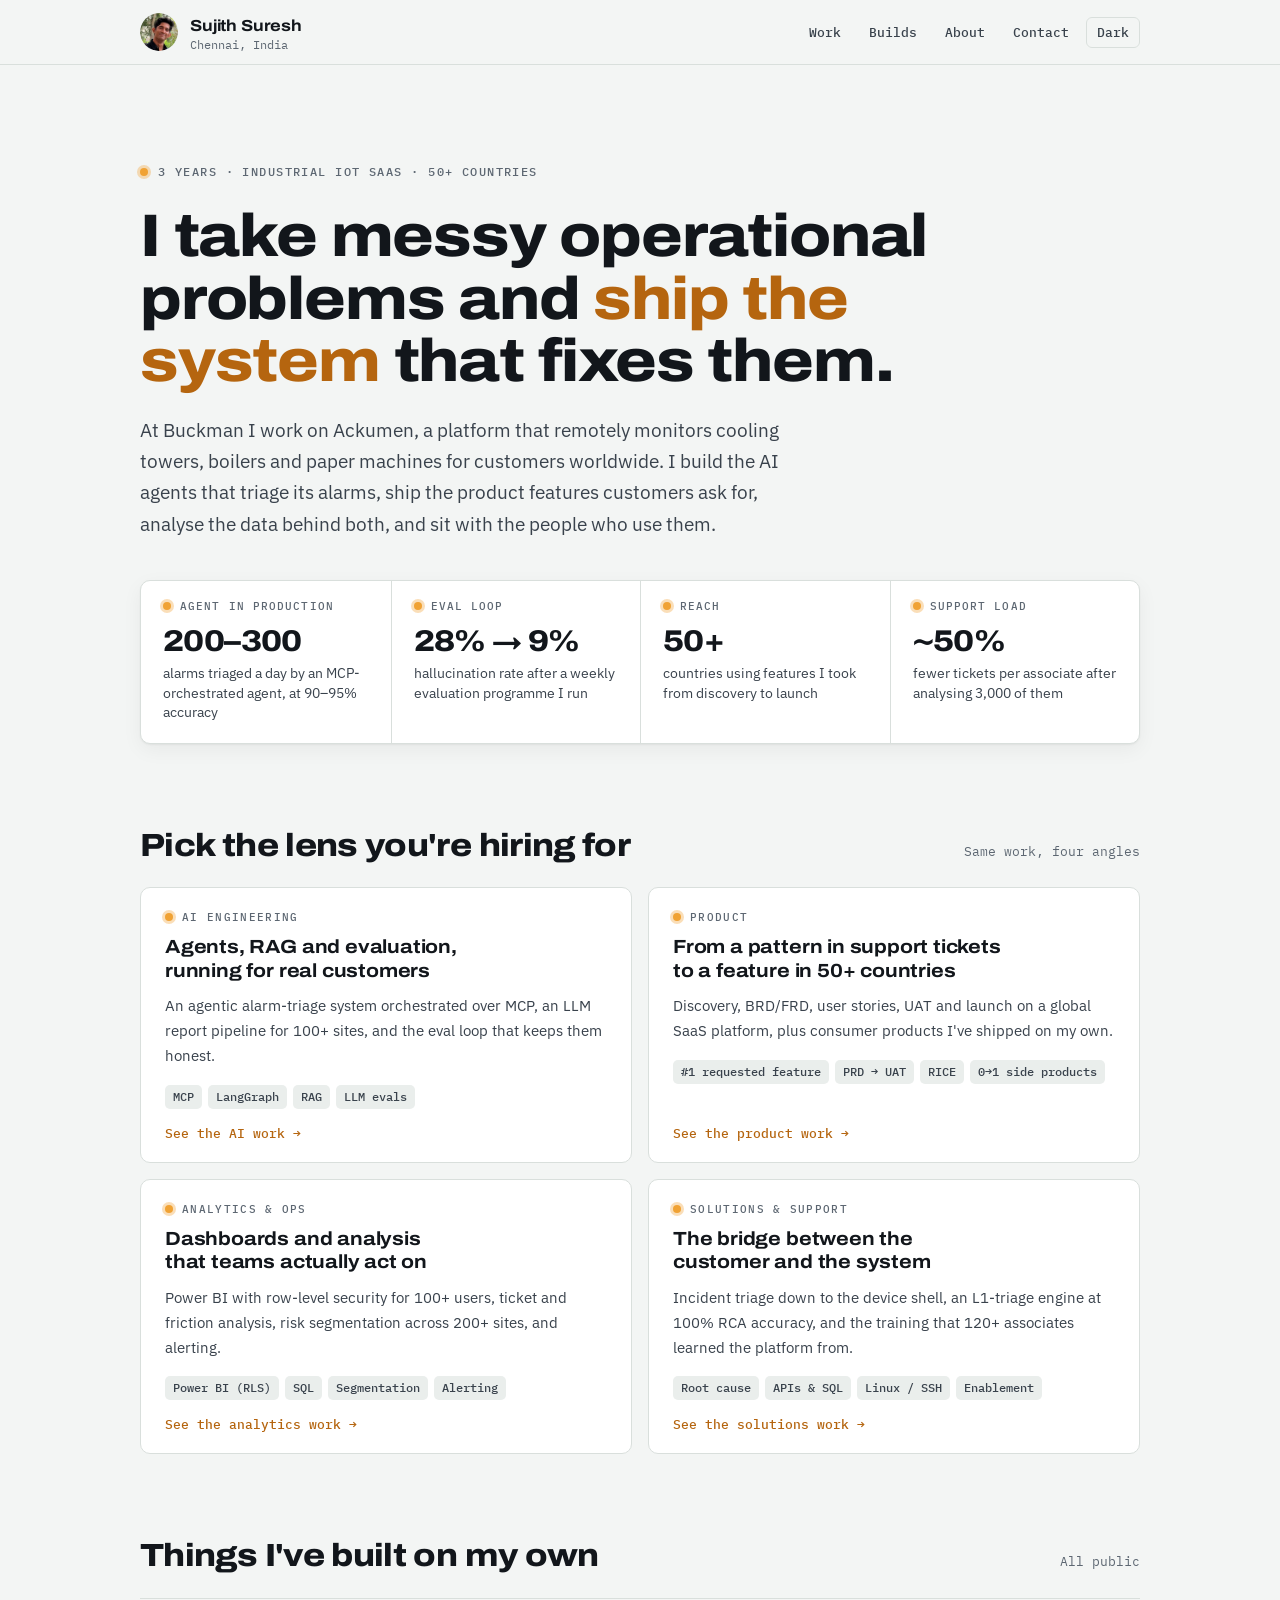
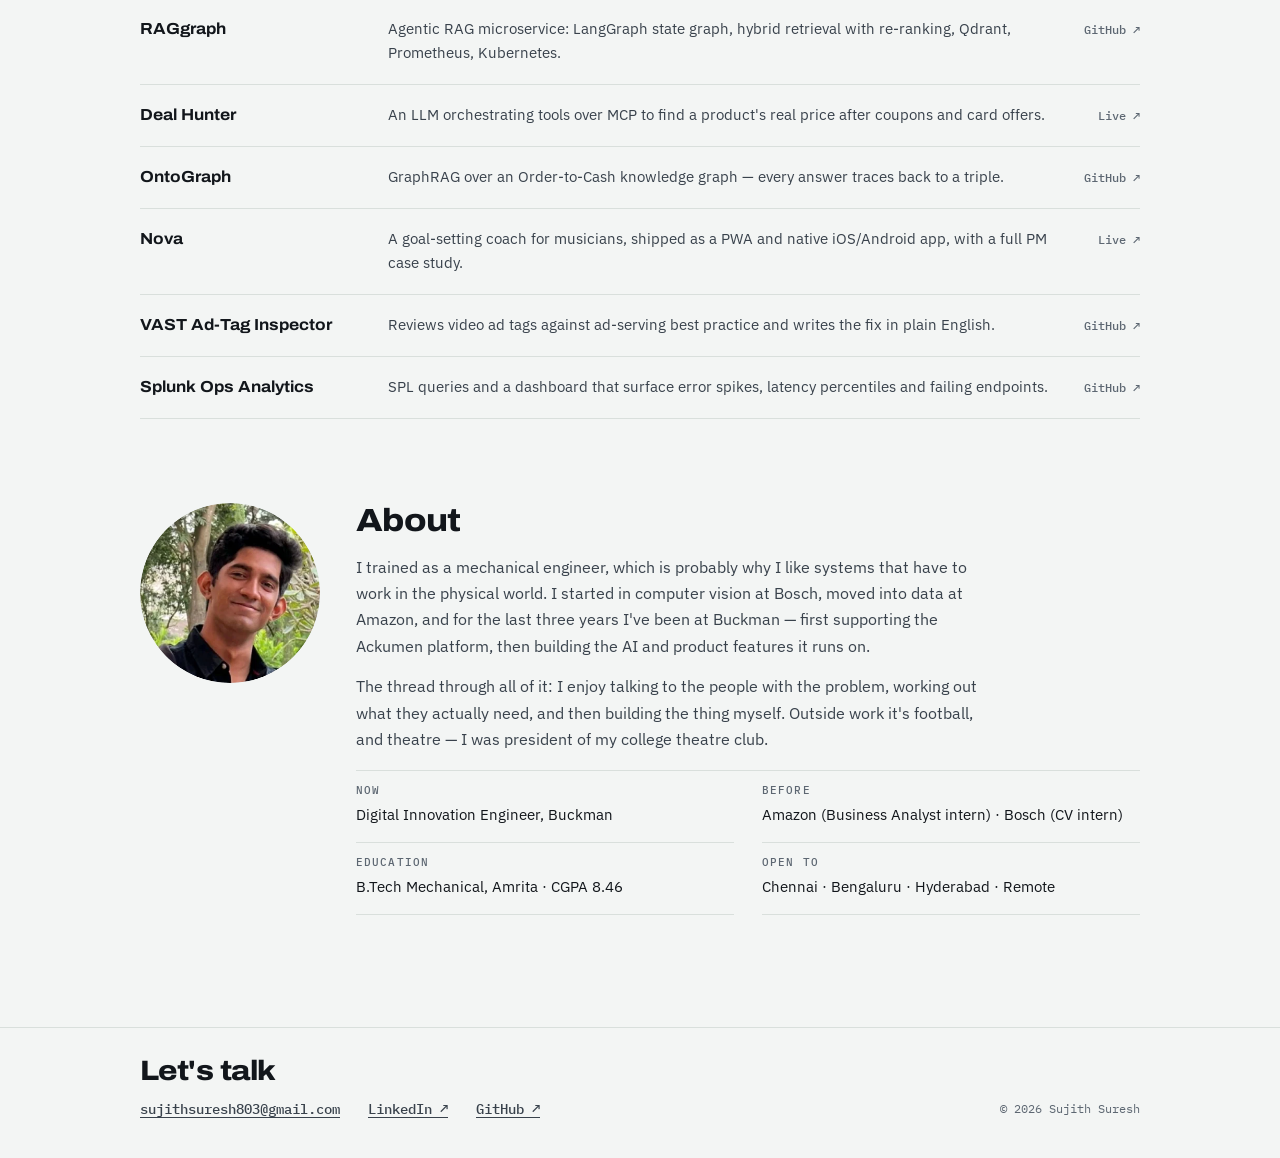
<file: index.html>
<!DOCTYPE html>
<html lang="en">
<head>
<meta charset="UTF-8">
<meta name="viewport" content="width=device-width, initial-scale=1">
<title>Sujith Suresh</title>
<meta name="description" content="Sujith Suresh builds AI systems in production and the product, data and support work around them. Chennai, India.">
<meta property="og:title" content="Sujith Suresh">
<meta property="og:description" content="AI engineering, product, analytics and solutions work on an industrial SaaS platform used in 50+ countries.">
<meta property="og:image" content="https://sujithsuresh-803.github.io/assets/sujith.png">
<link rel="icon" href="assets/sujith.webp">
<link rel="preconnect" href="https://fonts.googleapis.com">
<link rel="preconnect" href="https://fonts.gstatic.com" crossorigin>
<link rel="stylesheet" href="https://fonts.googleapis.com/css2?family=Archivo:wdth,wght@108,700;112,700;112,800&family=IBM+Plex+Mono:wght@400;500&family=IBM+Plex+Sans:wght@400;500;600&display=swap">
<link rel="stylesheet" href="assets/site.css">
<script>
  try { var t = localStorage.getItem("theme"); if (t) document.documentElement.setAttribute("data-theme", t); } catch (e) {}
</script>
</head>
<body>

<header class="top">
  <div class="wrap">
    <a class="me" href="#">
      <img src="assets/sujith.webp" alt="Sujith Suresh" width="38" height="38">
      <span><b>Sujith Suresh</b><small>Chennai, India</small></span>
    </a>
    <nav aria-label="Primary">
      <a href="#work">Work</a>
      <a href="#builds" class="hide-sm">Builds</a>
      <a href="#about" class="hide-sm">About</a>
      <a href="mailto:sujithsuresh803@gmail.com">Contact</a>
      <button class="theme-btn" type="button" id="theme" aria-label="Toggle colour theme">Theme</button>
    </nav>
  </div>
</header>

<main>
  <section class="hero">
    <div class="wrap">
      <span class="eyebrow"><span class="led live" aria-hidden="true"></span>3 years · industrial IoT SaaS · 50+ countries</span>
      <h1 style="margin-top:22px">I take messy operational problems and <em>ship the system</em> that fixes them.</h1>
      <p class="lede">At Buckman I work on Ackumen, a platform that remotely monitors cooling towers, boilers and paper machines for customers worldwide. I build the AI agents that triage its alarms, ship the product features customers ask for, analyse the data behind both, and sit with the people who use them.</p>

      <div class="readout" role="list" aria-label="Proof points">
        <div role="listitem">
          <span class="k"><span class="led" aria-hidden="true"></span>Agent in production</span>
          <span class="v">200–300</span>
          <span class="d">alarms triaged a day by an MCP-orchestrated agent, at 90–95% accuracy</span>
        </div>
        <div role="listitem">
          <span class="k"><span class="led" aria-hidden="true"></span>Eval loop</span>
          <span class="v">28% → 9%</span>
          <span class="d">hallucination rate after a weekly evaluation programme I run</span>
        </div>
        <div role="listitem">
          <span class="k"><span class="led" aria-hidden="true"></span>Reach</span>
          <span class="v">50+</span>
          <span class="d">countries using features I took from discovery to launch</span>
        </div>
        <div role="listitem">
          <span class="k"><span class="led" aria-hidden="true"></span>Support load</span>
          <span class="v">~50%</span>
          <span class="d">fewer tickets per associate after analysing 3,000 of them</span>
        </div>
      </div>
    </div>
  </section>

  <section class="sec" id="work">
    <div class="wrap">
      <div class="sec-head">
        <h2>Pick the lens you're hiring for</h2>
        <p>Same work, four angles</p>
      </div>
      <div class="doors">
        <a class="door" href="portfolio_sujith_ai.html">
          <span class="tag"><span class="led" aria-hidden="true"></span>AI Engineering</span>
          <h3>Agents, RAG and evaluation, running for real customers</h3>
          <p>An agentic alarm-triage system orchestrated over MCP, an LLM report pipeline for 100+ sites, and the eval loop that keeps them honest.</p>
          <ul><li>MCP</li><li>LangGraph</li><li>RAG</li><li>LLM evals</li></ul>
          <span class="go">See the AI work</span>
        </a>
        <a class="door" href="portfolio_product_sujith.html">
          <span class="tag"><span class="led" aria-hidden="true"></span>Product</span>
          <h3>From a pattern in support tickets to a feature in 50+ countries</h3>
          <p>Discovery, BRD/FRD, user stories, UAT and launch on a global SaaS platform, plus consumer products I've shipped on my own.</p>
          <ul><li>#1 requested feature</li><li>PRD → UAT</li><li>RICE</li><li>0→1 side products</li></ul>
          <span class="go">See the product work</span>
        </a>
        <a class="door" href="portfolio_travelopia_sujith.html">
          <span class="tag"><span class="led" aria-hidden="true"></span>Analytics &amp; Ops</span>
          <h3>Dashboards and analysis that teams actually act on</h3>
          <p>Power BI with row-level security for 100+ users, ticket and friction analysis, risk segmentation across 200+ sites, and alerting.</p>
          <ul><li>Power BI (RLS)</li><li>SQL</li><li>Segmentation</li><li>Alerting</li></ul>
          <span class="go">See the analytics work</span>
        </a>
        <a class="door" href="portfolio_solutions_sujith.html">
          <span class="tag"><span class="led" aria-hidden="true"></span>Solutions &amp; Support</span>
          <h3>The bridge between the customer and the system</h3>
          <p>Incident triage down to the device shell, an L1-triage engine at 100% RCA accuracy, and the training that 120+ associates learned the platform from.</p>
          <ul><li>Root cause</li><li>APIs &amp; SQL</li><li>Linux / SSH</li><li>Enablement</li></ul>
          <span class="go">See the solutions work</span>
        </a>
      </div>
    </div>
  </section>

  <section class="sec" id="builds">
    <div class="wrap">
      <div class="sec-head">
        <h2>Things I've built on my own</h2>
        <p>All public</p>
      </div>
      <div class="rows">
        <a class="row" href="https://github.com/sujithsuresh-803/raggraph" target="_blank" rel="noopener">
          <b>RAGgraph</b><span>Agentic RAG microservice: LangGraph state graph, hybrid retrieval with re-ranking, Qdrant, Prometheus, Kubernetes.</span><em>GitHub ↗</em>
        </a>
        <a class="row" href="https://deal-hunter-mcp.streamlit.app/" target="_blank" rel="noopener">
          <b>Deal Hunter</b><span>An LLM orchestrating tools over MCP to find a product's real price after coupons and card offers.</span><em>Live ↗</em>
        </a>
        <a class="row" href="https://github.com/sujithsuresh-803/ontograph" target="_blank" rel="noopener">
          <b>OntoGraph</b><span>GraphRAG over an Order-to-Cash knowledge graph — every answer traces back to a triple.</span><em>GitHub ↗</em>
        </a>
        <a class="row" href="https://nova-7iqn.vercel.app" target="_blank" rel="noopener">
          <b>Nova</b><span>A goal-setting coach for musicians, shipped as a PWA and native iOS/Android app, with a full PM case study.</span><em>Live ↗</em>
        </a>
        <a class="row" href="https://github.com/sujithsuresh-803/vast-ad-inspector" target="_blank" rel="noopener">
          <b>VAST Ad-Tag Inspector</b><span>Reviews video ad tags against ad-serving best practice and writes the fix in plain English.</span><em>GitHub ↗</em>
        </a>
        <a class="row" href="https://github.com/sujithsuresh-803/splunk-ops-analytics" target="_blank" rel="noopener">
          <b>Splunk Ops Analytics</b><span>SPL queries and a dashboard that surface error spikes, latency percentiles and failing endpoints.</span><em>GitHub ↗</em>
        </a>
      </div>
    </div>
  </section>

  <section class="sec" id="about">
    <div class="wrap about">
      <img src="assets/sujith.webp" alt="Portrait of Sujith Suresh" width="180" height="180" loading="lazy">
      <div>
        <h2 style="margin-bottom:16px">About</h2>
        <p>I trained as a mechanical engineer, which is probably why I like systems that have to work in the physical world. I started in computer vision at Bosch, moved into data at Amazon, and for the last three years I've been at Buckman — first supporting the Ackumen platform, then building the AI and product features it runs on.</p>
        <p>The thread through all of it: I enjoy talking to the people with the problem, working out what they actually need, and then building the thing myself. Outside work it's football, and theatre — I was president of my college theatre club.</p>
        <dl class="facts">
          <div><dt>Now</dt><dd>Digital Innovation Engineer, Buckman</dd></div>
          <div><dt>Before</dt><dd>Amazon (Business Analyst intern) · Bosch (CV intern)</dd></div>
          <div><dt>Education</dt><dd>B.Tech Mechanical, Amrita · CGPA 8.46</dd></div>
          <div><dt>Open to</dt><dd>Chennai · Bengaluru · Hyderabad · Remote</dd></div>
        </dl>
      </div>
    </div>
  </section>
</main>

<footer class="foot">
  <div class="wrap">
    <h2>Let's talk</h2>
    <a href="mailto:sujithsuresh803@gmail.com">sujithsuresh803@gmail.com</a>
    <a href="https://www.linkedin.com/in/sujith-suresh-6961b621a" target="_blank" rel="noopener">LinkedIn ↗</a>
    <a href="https://github.com/sujithsuresh-803" target="_blank" rel="noopener">GitHub ↗</a>
    <small>© 2026 Sujith Suresh</small>
  </div>
</footer>

<script>
  (function () {
    var b = document.getElementById("theme"), root = document.documentElement;
    function current() {
      var t = root.getAttribute("data-theme");
      if (t) return t;
      return window.matchMedia && matchMedia("(prefers-color-scheme: dark)").matches ? "dark" : "light";
    }
    function label() { b.textContent = current() === "dark" ? "Light" : "Dark"; }
    label();
    b.addEventListener("click", function () {
      var next = current() === "dark" ? "light" : "dark";
      root.setAttribute("data-theme", next);
      try { localStorage.setItem("theme", next); } catch (e) {}
      label();
    });
  })();
</script>
</body>
</html>
</file>
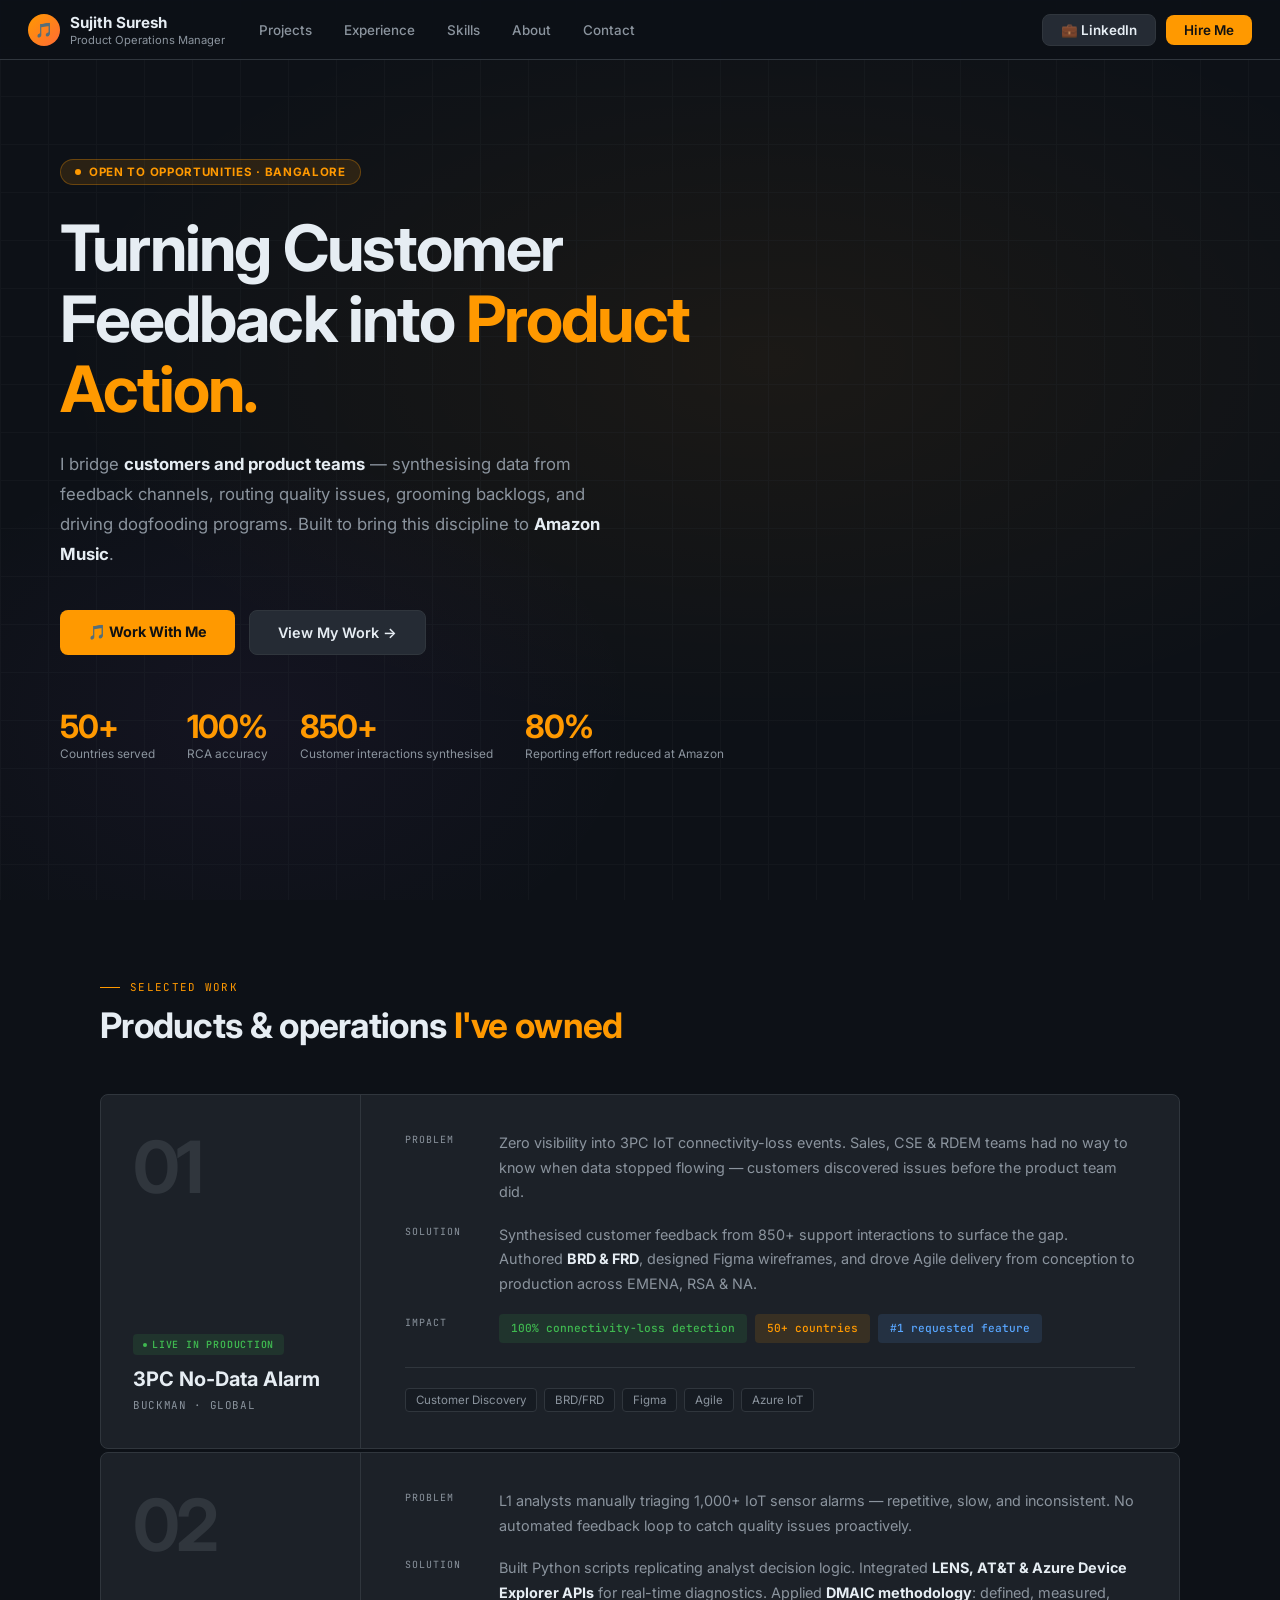
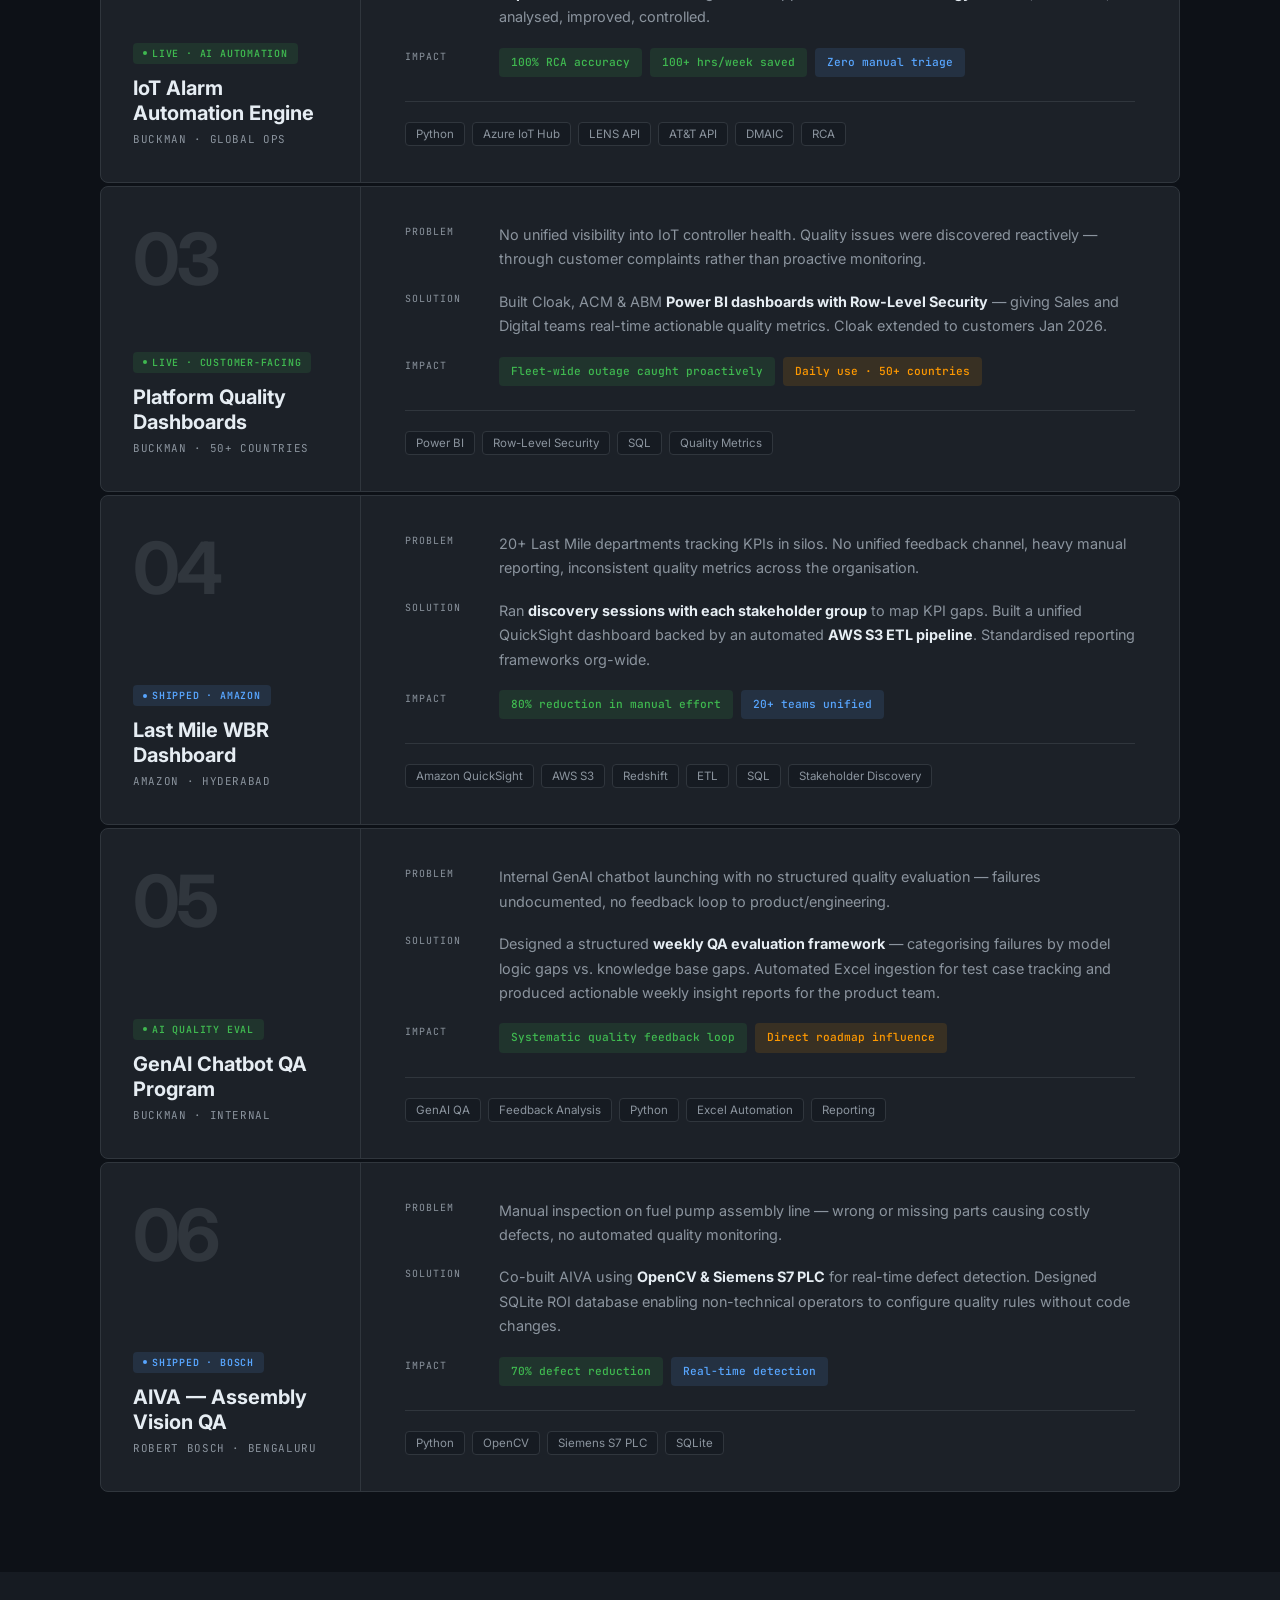
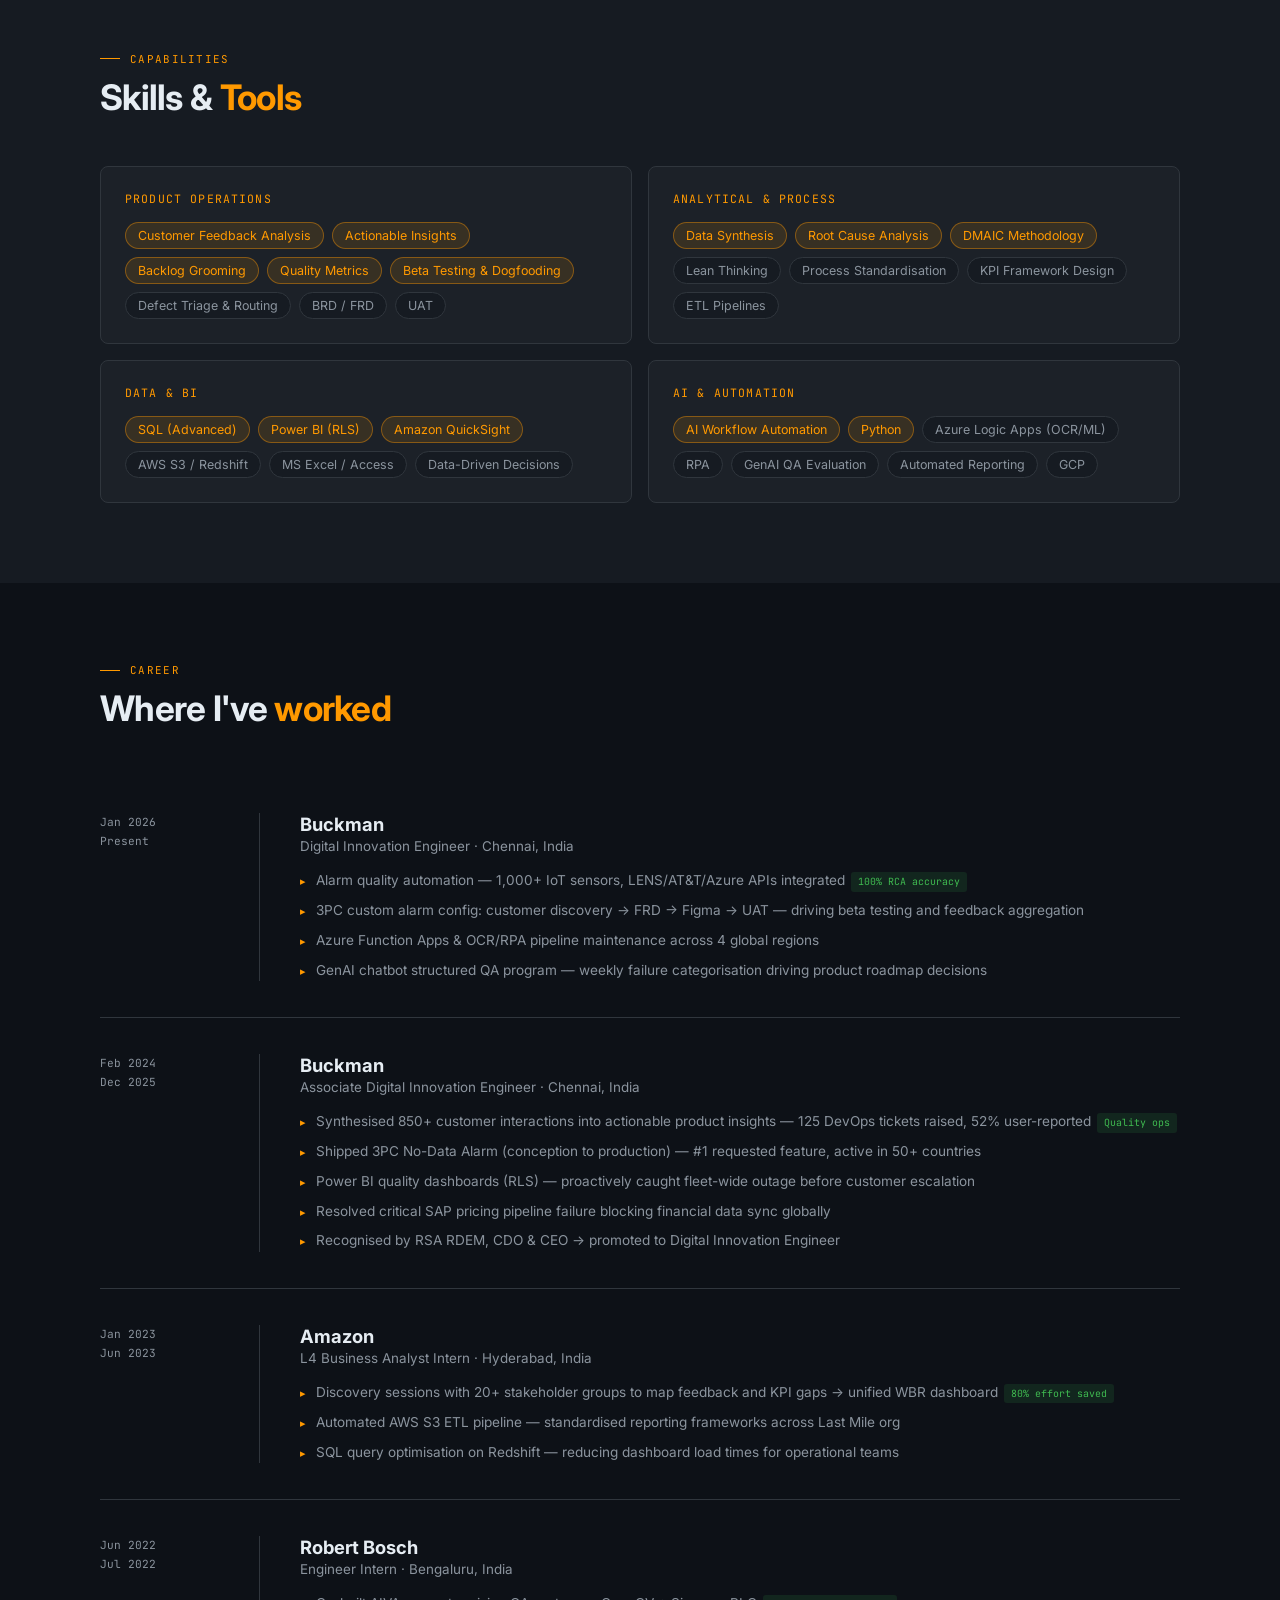
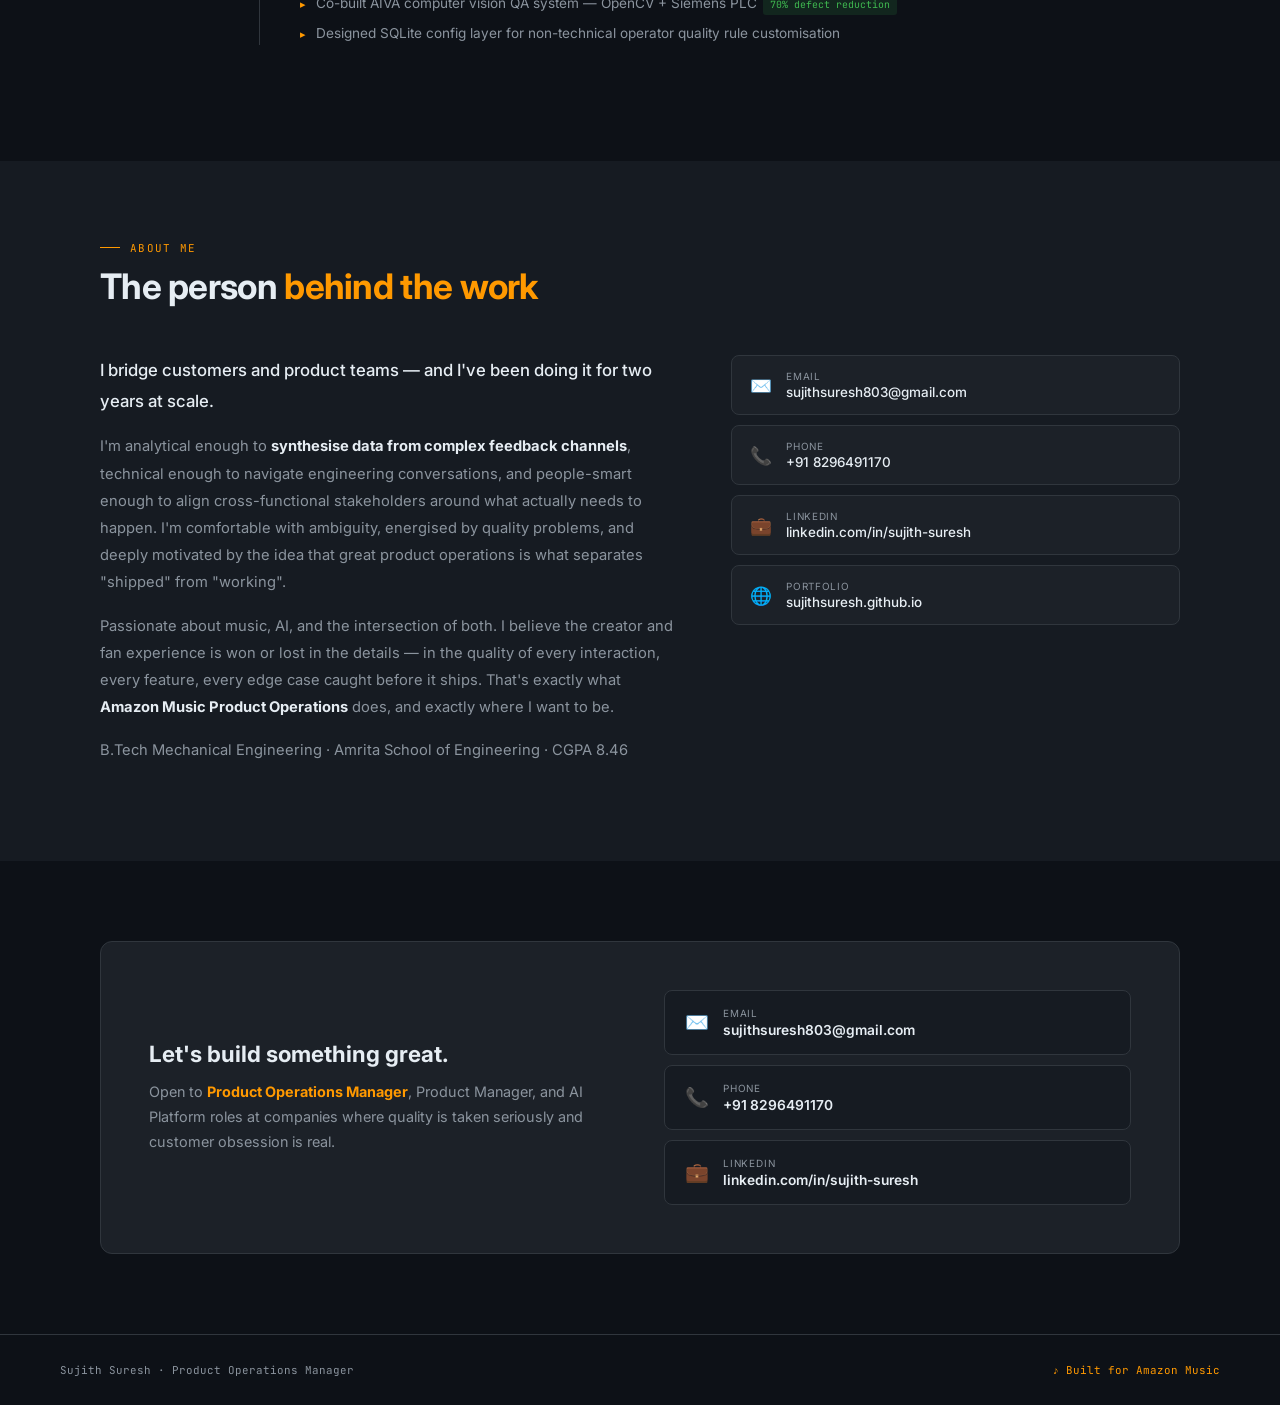
<file: portfolio_amazonmusic_sujith.html>
<!DOCTYPE html>
<html lang="en">
<head>
<meta charset="UTF-8">
<meta name="viewport" content="width=device-width, initial-scale=1.0">
<title>Sujith Suresh — Product Operations Manager</title>
<link href="https://fonts.googleapis.com/css2?family=Amazon+Ember:wght@400;700&family=Inter:wght@300;400;500;600;700&family=JetBrains+Mono:wght@400;500&display=swap" rel="stylesheet">
<style>
  :root {
    --amzn: #FF9900;
    --amzn-dark: #E47911;
    --amzn-light: rgba(255,153,0,0.12);
    --bg: #0D1117;
    --bg2: #161B22;
    --surface: #1C2128;
    --surface2: #252B34;
    --surface3: #2D333B;
    --border: #30363D;
    --text: #E6EDF3;
    --muted: #8B949E;
    --blue: #58A6FF;
    --green: #3FB950;
    --green-bg: rgba(63,185,80,0.12);
    --music-purple: #9D4EDD;
    --music-purple-bg: rgba(157,78,221,0.12);
  }
  *, *::before, *::after { box-sizing: border-box; margin: 0; padding: 0; }
  html { scroll-behavior: smooth; }
  body { background: var(--bg); color: var(--text); font-family: 'Inter', sans-serif; overflow-x: hidden; }

  /* ── NAVBAR ── */
  .nav {
    position: fixed; top: 0; left: 0; right: 0; z-index: 400;
    height: 60px; background: rgba(13,17,23,0.96);
    backdrop-filter: blur(12px);
    border-bottom: 1px solid var(--border);
    display: flex; align-items: center; justify-content: space-between;
    padding: 0 28px;
  }
  .nav-left { display: flex; align-items: center; gap: 20px; }
  .nav-logo { display: flex; align-items: center; gap: 10px; text-decoration: none; }
  .logo-mark {
    width: 32px; height: 32px; border-radius: 50%;
    background: linear-gradient(135deg, var(--amzn), #FF6B35);
    display: flex; align-items: center; justify-content: center;
    font-size: .9rem;
  }
  .logo-name { font-weight: 700; font-size: .95rem; color: var(--text); }
  .logo-sub { font-size: .7rem; color: var(--muted); margin-top: 1px; }
  .nav-links { display: flex; gap: 4px; }
  .nav-link {
    padding: 6px 14px; border-radius: 6px; font-size: .84rem;
    color: var(--muted); text-decoration: none; transition: all .15s;
    font-weight: 500;
  }
  .nav-link:hover, .nav-link.on { color: var(--text); background: var(--surface2); }
  .nav-right { display: flex; align-items: center; gap: 10px; }
  .nav-btn {
    padding: 7px 18px; border-radius: 8px; font-size: .84rem;
    font-weight: 600; cursor: pointer; font-family: 'Inter', sans-serif;
    text-decoration: none; display: inline-flex; align-items: center; gap: 6px;
    transition: all .15s; border: none;
  }
  .nav-btn-ghost { background: var(--surface2); color: var(--text); border: 1px solid var(--border); }
  .nav-btn-ghost:hover { background: var(--surface3); border-color: var(--amzn); }
  .nav-btn-primary { background: var(--amzn); color: #111; }
  .nav-btn-primary:hover { background: var(--amzn-dark); }

  /* ── HERO ── */
  .hero {
    min-height: 100vh; display: flex; align-items: center;
    padding: 100px 60px 80px;
    position: relative; overflow: hidden;
  }
  .hero-bg {
    position: absolute; inset: 0; z-index: 0;
    background:
      radial-gradient(ellipse 80% 60% at 60% 40%, rgba(255,153,0,0.06) 0%, transparent 70%),
      radial-gradient(ellipse 50% 50% at 20% 80%, rgba(157,78,221,0.05) 0%, transparent 60%);
  }
  .hero-grid {
    position: absolute; inset: 0;
    background-image: linear-gradient(var(--border) 1px, transparent 1px), linear-gradient(90deg, var(--border) 1px, transparent 1px);
    background-size: 48px 48px; opacity: .18;
  }
  .hero-content { position: relative; z-index: 1; max-width: 700px; }
  .hero-badge {
    display: inline-flex; align-items: center; gap: 8px;
    background: var(--amzn-light); border: 1px solid rgba(255,153,0,0.3);
    color: var(--amzn); font-size: .72rem; font-weight: 700;
    padding: 5px 14px; border-radius: 100px; letter-spacing: .06em;
    text-transform: uppercase; margin-bottom: 28px;
  }
  .badge-dot { width: 6px; height: 6px; border-radius: 50%; background: var(--amzn); animation: pulse 2s infinite; }
  @keyframes pulse { 0%,100%{opacity:1} 50%{opacity:.4} }
  .hero-title {
    font-size: clamp(2.4rem, 5vw, 4rem); font-weight: 700;
    line-height: 1.1; letter-spacing: -.03em; margin-bottom: 24px;
  }
  .hero-title span { color: var(--amzn); }
  .hero-sub { font-size: 1.05rem; color: var(--muted); line-height: 1.8; margin-bottom: 40px; max-width: 580px; }
  .hero-sub strong { color: var(--text); }
  .hero-actions { display: flex; gap: 14px; flex-wrap: wrap; margin-bottom: 56px; }
  .hero-btn-main {
    background: var(--amzn); color: #111; padding: 13px 28px;
    border-radius: 8px; font-weight: 700; font-size: .9rem;
    text-decoration: none; border: none; cursor: pointer;
    font-family: 'Inter', sans-serif;
    transition: background .15s, transform .15s;
    display: inline-flex; align-items: center; gap: 8px;
  }
  .hero-btn-main:hover { background: var(--amzn-dark); transform: translateY(-1px); }
  .hero-btn-sec {
    background: var(--surface2); color: var(--text);
    padding: 13px 28px; border-radius: 8px; font-weight: 600;
    font-size: .9rem; text-decoration: none; border: 1px solid var(--border);
    transition: border-color .15s, transform .15s;
    display: inline-flex; align-items: center; gap: 8px;
  }
  .hero-btn-sec:hover { border-color: var(--amzn); transform: translateY(-1px); }
  .hero-stats { display: flex; gap: 32px; flex-wrap: wrap; }
  .hstat { text-align: left; }
  .hstat-num { font-size: 2rem; font-weight: 700; color: var(--amzn); line-height: 1; letter-spacing: -.03em; }
  .hstat-label { font-size: .74rem; color: var(--muted); margin-top: 4px; }

  /* ── SECTIONS ── */
  .section { padding: 80px 60px; max-width: 1200px; margin: 0 auto; }
  .sec-eyebrow {
    font-family: 'JetBrains Mono', monospace; font-size: .68rem;
    letter-spacing: .12em; color: var(--amzn); text-transform: uppercase;
    margin-bottom: 10px; display: flex; align-items: center; gap: 10px;
  }
  .sec-eyebrow::before { content: ''; width: 20px; height: 1px; background: var(--amzn); }
  .sec-title {
    font-size: clamp(1.6rem, 3vw, 2.2rem); font-weight: 700;
    letter-spacing: -.02em; margin-bottom: 48px; line-height: 1.2;
  }
  .sec-title span { color: var(--amzn); }

  /* ── PROJECT CARDS ── */
  .proj-list { display: flex; flex-direction: column; gap: 3px; }
  .proj-card {
    background: var(--surface); border: 1px solid var(--border);
    border-radius: 8px; overflow: hidden;
    transition: border-color .2s, box-shadow .2s;
  }
  .proj-card:hover { border-color: rgba(255,153,0,.4); box-shadow: 0 4px 24px rgba(255,153,0,.06); }
  .proj-inner { display: grid; grid-template-columns: 260px 1fr; }
  .proj-left {
    padding: 36px 32px; border-right: 1px solid var(--border);
    display: flex; flex-direction: column; justify-content: space-between;
  }
  .proj-num { font-size: 4.5rem; font-weight: 700; color: var(--border); line-height: 1; letter-spacing: -.05em; margin-bottom: 20px; }
  .proj-badge {
    display: inline-flex; align-items: center; gap: 5px;
    font-family: 'JetBrains Mono', monospace; font-size: .62rem;
    letter-spacing: .08em; text-transform: uppercase;
    padding: 4px 10px; border-radius: 4px; font-weight: 600; margin-bottom: 12px;
    width: fit-content;
  }
  .badge-live { background: var(--green-bg); color: var(--green); }
  .badge-shipped { background: rgba(88,166,255,.12); color: var(--blue); }
  .badge-ml { background: var(--music-purple-bg); color: var(--music-purple); }
  .badge-pub { background: rgba(255,153,0,.1); color: var(--amzn); }
  .badge-dot2 { width: 4px; height: 4px; border-radius: 50%; background: currentColor; }
  .proj-title { font-size: 1.25rem; font-weight: 700; line-height: 1.25; margin-bottom: 6px; }
  .proj-org { font-family: 'JetBrains Mono', monospace; font-size: .68rem; color: var(--muted); letter-spacing: .06em; }
  .proj-right { padding: 36px 44px; }
  .psi { display: flex; flex-direction: column; gap: 18px; margin-bottom: 24px; }
  .psi-row { display: grid; grid-template-columns: 80px 1fr; gap: 14px; }
  .psi-lbl { font-family: 'JetBrains Mono', monospace; font-size: .62rem; color: var(--muted); text-transform: uppercase; letter-spacing: .1em; padding-top: 2px; }
  .psi-txt { font-size: .9rem; color: var(--muted); line-height: 1.7; }
  .psi-txt strong { color: var(--text); }
  .impact-row { display: flex; flex-wrap: wrap; gap: 8px; }
  .imp { font-family: 'JetBrains Mono', monospace; font-size: .7rem; padding: 5px 12px; border-radius: 4px; font-weight: 500; }
  .imp-green { background: var(--green-bg); color: var(--green); }
  .imp-blue { background: rgba(88,166,255,.12); color: var(--blue); }
  .imp-amzn { background: var(--amzn-light); color: var(--amzn); }
  .proj-tech { display: flex; flex-wrap: wrap; gap: 7px; padding-top: 20px; border-top: 1px solid var(--border); }
  .tech-tag { font-size: .72rem; color: var(--muted); background: var(--bg2); padding: 4px 10px; border-radius: 4px; border: 1px solid var(--border); }

  /* ── EXPERIENCE ── */
  .exp-timeline { display: flex; flex-direction: column; gap: 0; }
  .exp-item {
    display: grid; grid-template-columns: 160px 1fr;
    border-bottom: 1px solid var(--border); padding: 36px 0;
  }
  .exp-item:last-child { border-bottom: none; }
  .exp-date { font-family: 'JetBrains Mono', monospace; font-size: .7rem; color: var(--muted); line-height: 1.7; padding-right: 32px; border-right: 1px solid var(--border); }
  .exp-body { padding-left: 40px; }
  .exp-co { font-size: 1.15rem; font-weight: 700; margin-bottom: 3px; }
  .exp-role { font-size: .84rem; color: var(--muted); margin-bottom: 16px; }
  .exp-bls { list-style: none; display: flex; flex-direction: column; gap: 8px; }
  .exp-bls li { font-size: .85rem; color: var(--muted); padding-left: 16px; position: relative; line-height: 1.6; }
  .exp-bls li::before { content: '▸'; position: absolute; left: 0; color: var(--amzn); font-size: .68rem; top: 3px; }
  .exp-tag { display: inline-block; font-family: 'JetBrains Mono', monospace; font-size: .62rem; background: var(--green-bg); color: var(--green); padding: 2px 7px; border-radius: 3px; margin-left: 6px; vertical-align: middle; }

  /* ── SKILLS ── */
  .skills-grid { display: grid; grid-template-columns: 1fr 1fr; gap: 16px; }
  .skill-group { background: var(--surface); border: 1px solid var(--border); border-radius: 8px; padding: 24px; }
  .sg-title { font-size: .72rem; font-family: 'JetBrains Mono', monospace; color: var(--amzn); text-transform: uppercase; letter-spacing: .1em; margin-bottom: 16px; }
  .sg-pills { display: flex; flex-wrap: wrap; gap: 8px; }
  .pill { font-size: .78rem; padding: 5px 12px; border-radius: 100px; border: 1px solid var(--border); color: var(--muted); background: var(--bg2); transition: all .15s; cursor: default; }
  .pill:hover { border-color: var(--amzn); color: var(--amzn); }
  .pill.hot { border-color: rgba(255,153,0,.4); color: var(--amzn); background: var(--amzn-light); }

  /* ── ABOUT ── */
  .about-grid { display: grid; grid-template-columns: 1.3fr 1fr; gap: 48px; align-items: start; }
  .about-body p { font-size: .92rem; color: var(--muted); line-height: 1.85; margin-bottom: 16px; }
  .about-body p:first-child { font-size: 1.05rem; color: var(--text); font-weight: 500; }
  .about-body p strong { color: var(--text); }
  .about-links { display: flex; flex-direction: column; gap: 10px; }
  .about-link {
    display: flex; align-items: center; gap: 14px;
    padding: 14px 18px; background: var(--surface);
    border: 1px solid var(--border); border-radius: 8px;
    text-decoration: none; color: var(--text);
    font-size: .86rem; transition: all .15s;
  }
  .about-link:hover { border-color: var(--amzn); background: var(--amzn-light); }
  .al-ic { font-size: 1.1rem; flex-shrink: 0; }
  .al-lbl { font-size: .62rem; color: var(--muted); text-transform: uppercase; letter-spacing: .07em; margin-bottom: 2px; }
  .al-val { font-size: .84rem; font-weight: 500; }

  /* ── CONTACT ── */
  .contact-wrap { background: var(--surface); border: 1px solid var(--border); border-radius: 12px; padding: 48px; }
  .contact-inner { display: grid; grid-template-columns: 1fr 1fr; gap: 48px; align-items: center; }
  .contact-left h3 { font-size: 1.4rem; font-weight: 700; margin-bottom: 12px; }
  .contact-left p { font-size: .9rem; color: var(--muted); line-height: 1.75; }
  .contact-cards { display: flex; flex-direction: column; gap: 10px; }
  .contact-card {
    display: flex; align-items: center; gap: 14px;
    padding: 16px 20px; background: var(--bg2);
    border: 1px solid var(--border); border-radius: 8px;
    text-decoration: none; color: var(--text);
    transition: border-color .15s, background .15s;
  }
  .contact-card:hover { border-color: var(--amzn); background: var(--amzn-light); }
  .cc-ic { font-size: 1.2rem; flex-shrink: 0; }
  .cc-lbl { font-size: .62rem; color: var(--muted); text-transform: uppercase; letter-spacing: .08em; margin-bottom: 3px; }
  .cc-val { font-size: .86rem; font-weight: 600; }

  /* ── FOOTER ── */
  footer {
    border-top: 1px solid var(--border); padding: 28px 60px;
    display: flex; justify-content: space-between; align-items: center;
    max-width: 100%;
  }
  footer span { font-family: 'JetBrains Mono', monospace; font-size: .68rem; color: var(--muted); }
  .footer-amzn { color: var(--amzn); }

  /* ── HIRE MODAL ── */
  .modal-bg {
    display: none; position: fixed; inset: 0; z-index: 9999;
    background: rgba(0,0,0,.8); backdrop-filter: blur(8px);
    align-items: center; justify-content: center;
  }
  .modal-bg.open { display: flex; }
  .modal {
    background: var(--surface); border: 1px solid var(--border);
    border-radius: 14px; max-width: 460px; width: calc(100% - 48px);
    padding: 36px 32px; position: relative;
    box-shadow: 0 32px 80px rgba(0,0,0,.8);
    animation: mIn .2s ease;
  }
  @keyframes mIn { from{opacity:0;transform:scale(.94) translateY(16px)} to{opacity:1;transform:none} }
  .modal-close {
    position: absolute; top: 14px; right: 16px;
    background: none; border: none; color: var(--muted);
    font-size: 1.3rem; cursor: pointer; border-radius: 6px;
    padding: 4px 8px; transition: color .15s;
  }
  .modal-close:hover { color: var(--text); }
  .modal-head { display: flex; align-items: center; gap: 12px; margin-bottom: 8px; }
  .modal-icon { width: 36px; height: 36px; border-radius: 50%; background: var(--amzn); display: flex; align-items: center; justify-content: center; font-size: 1rem; }
  .modal-title { font-size: 1.1rem; font-weight: 700; }
  .modal-msg { font-size: .87rem; color: var(--muted); line-height: 1.75; margin-bottom: 24px; padding-left: 48px; }
  .modal-msg strong { color: var(--text); }
  .modal-links { display: flex; flex-direction: column; gap: 9px; }
  .modal-link {
    display: flex; align-items: center; gap: 14px;
    padding: 13px 16px; background: var(--bg2);
    border: 1px solid var(--border); border-radius: 8px;
    text-decoration: none; color: var(--text);
    transition: border-color .15s, background .15s;
  }
  .modal-link:hover { border-color: var(--amzn); background: var(--amzn-light); }
  .ml-ic { font-size: 1.1rem; flex-shrink: 0; }
  .ml-lbl { font-size: .6rem; color: var(--muted); text-transform: uppercase; letter-spacing: .08em; margin-bottom: 2px; }
  .ml-val { font-size: .84rem; font-weight: 600; }
  .modal-foot { font-size: .72rem; color: var(--muted); text-align: center; margin-top: 18px; }

  /* ── REVEAL ── */
  .rv { opacity: 0; transform: translateY(20px); transition: opacity .55s ease, transform .55s ease; }
  .rv.on { opacity: 1; transform: none; }

  /* ── RESPONSIVE ── */
  @media(max-width: 960px) {
    .nav-links { display: none; }
    .hero { padding: 90px 24px 60px; }
    .section { padding: 60px 24px; }
    .proj-inner, .about-grid, .contact-inner { grid-template-columns: 1fr; }
    .proj-left { border-right: none; border-bottom: 1px solid var(--border); }
    .exp-item { grid-template-columns: 1fr; }
    .exp-date { border-right: none; padding-right: 0; margin-bottom: 12px; }
    .exp-body { padding-left: 0; }
    .skills-grid { grid-template-columns: 1fr; }
    .contact-wrap { padding: 28px 24px; }
    footer { padding: 24px; flex-direction: column; gap: 8px; }
  }
</style>
</head>
<body>

<!-- NAV -->
<nav class="nav">
  <div class="nav-left">
    <a class="nav-logo" href="#">
      <div class="logo-mark">🎵</div>
      <div>
        <div class="logo-name">Sujith Suresh</div>
        <div class="logo-sub">Product Operations Manager</div>
      </div>
    </a>
    <div class="nav-links">
      <a href="#projects" class="nav-link">Projects</a>
      <a href="#experience" class="nav-link">Experience</a>
      <a href="#skills" class="nav-link">Skills</a>
      <a href="#about" class="nav-link">About</a>
      <a href="#contact" class="nav-link">Contact</a>
    </div>
  </div>
  <div class="nav-right">
    <a href="https://linkedin.com/in/sujith-suresh" target="_blank" class="nav-btn nav-btn-ghost">💼 LinkedIn</a>
    <button class="nav-btn nav-btn-primary" onclick="openModal()">Hire Me</button>
  </div>
</nav>

<!-- HERO -->
<section class="hero">
  <div class="hero-bg"></div>
  <div class="hero-grid"></div>
  <div class="hero-content rv">
    <div class="hero-badge"><span class="badge-dot"></span>Open to Opportunities · Bangalore</div>
    <h1 class="hero-title">Turning Customer Feedback into <span>Product Action.</span></h1>
    <p class="hero-sub">
      I bridge <strong>customers and product teams</strong> — synthesising data from feedback channels, routing quality issues, grooming backlogs, and driving dogfooding programs. Built to bring this discipline to <strong>Amazon Music</strong>.
    </p>
    <div class="hero-actions">
      <button class="hero-btn-main" onclick="openModal()">🎵 Work With Me</button>
      <a href="#projects" class="hero-btn-sec">View My Work →</a>
    </div>
    <div class="hero-stats">
      <div class="hstat"><div class="hstat-num">50+</div><div class="hstat-label">Countries served</div></div>
      <div class="hstat"><div class="hstat-num">100%</div><div class="hstat-label">RCA accuracy</div></div>
      <div class="hstat"><div class="hstat-num">850+</div><div class="hstat-label">Customer interactions synthesised</div></div>
      <div class="hstat"><div class="hstat-num">80%</div><div class="hstat-label">Reporting effort reduced at Amazon</div></div>
    </div>
  </div>
</section>

<!-- PROJECTS -->
<section class="section" id="projects">
  <div class="rv">
    <div class="sec-eyebrow">Selected work</div>
    <div class="sec-title">Products &amp; operations <span>I've owned</span></div>
  </div>
  <div class="proj-list">

    <div class="proj-card rv">
      <div class="proj-inner">
        <div class="proj-left">
          <div class="proj-num">01</div>
          <div>
            <div class="proj-badge badge-live"><span class="badge-dot2"></span>Live in Production</div>
            <div class="proj-title">3PC No-Data Alarm</div>
            <div class="proj-org">BUCKMAN · GLOBAL</div>
          </div>
        </div>
        <div class="proj-right">
          <div class="psi">
            <div class="psi-row"><div class="psi-lbl">Problem</div><div class="psi-txt">Zero visibility into 3PC IoT connectivity-loss events. Sales, CSE &amp; RDEM teams had no way to know when data stopped flowing — customers discovered issues before the product team did.</div></div>
            <div class="psi-row"><div class="psi-lbl">Solution</div><div class="psi-txt">Synthesised customer feedback from 850+ support interactions to surface the gap. Authored <strong>BRD &amp; FRD</strong>, designed Figma wireframes, and drove Agile delivery from conception to production across EMENA, RSA &amp; NA.</div></div>
            <div class="psi-row"><div class="psi-lbl">Impact</div><div class="psi-txt"><div class="impact-row"><span class="imp imp-green">100% connectivity-loss detection</span><span class="imp imp-amzn">50+ countries</span><span class="imp imp-blue">#1 requested feature</span></div></div></div>
          </div>
          <div class="proj-tech"><span class="tech-tag">Customer Discovery</span><span class="tech-tag">BRD/FRD</span><span class="tech-tag">Figma</span><span class="tech-tag">Agile</span><span class="tech-tag">Azure IoT</span></div>
        </div>
      </div>
    </div>

    <div class="proj-card rv">
      <div class="proj-inner">
        <div class="proj-left">
          <div class="proj-num">02</div>
          <div>
            <div class="proj-badge badge-live"><span class="badge-dot2"></span>Live · AI Automation</div>
            <div class="proj-title">IoT Alarm Automation Engine</div>
            <div class="proj-org">BUCKMAN · GLOBAL OPS</div>
          </div>
        </div>
        <div class="proj-right">
          <div class="psi">
            <div class="psi-row"><div class="psi-lbl">Problem</div><div class="psi-txt">L1 analysts manually triaging 1,000+ IoT sensor alarms — repetitive, slow, and inconsistent. No automated feedback loop to catch quality issues proactively.</div></div>
            <div class="psi-row"><div class="psi-lbl">Solution</div><div class="psi-txt">Built Python scripts replicating analyst decision logic. Integrated <strong>LENS, AT&amp;T &amp; Azure Device Explorer APIs</strong> for real-time diagnostics. Applied <strong>DMAIC methodology</strong>: defined, measured, analysed, improved, controlled.</div></div>
            <div class="psi-row"><div class="psi-lbl">Impact</div><div class="psi-txt"><div class="impact-row"><span class="imp imp-green">100% RCA accuracy</span><span class="imp imp-green">100+ hrs/week saved</span><span class="imp imp-blue">Zero manual triage</span></div></div></div>
          </div>
          <div class="proj-tech"><span class="tech-tag">Python</span><span class="tech-tag">Azure IoT Hub</span><span class="tech-tag">LENS API</span><span class="tech-tag">AT&amp;T API</span><span class="tech-tag">DMAIC</span><span class="tech-tag">RCA</span></div>
        </div>
      </div>
    </div>

    <div class="proj-card rv">
      <div class="proj-inner">
        <div class="proj-left">
          <div class="proj-num">03</div>
          <div>
            <div class="proj-badge badge-live"><span class="badge-dot2"></span>Live · Customer-Facing</div>
            <div class="proj-title">Platform Quality Dashboards</div>
            <div class="proj-org">BUCKMAN · 50+ COUNTRIES</div>
          </div>
        </div>
        <div class="proj-right">
          <div class="psi">
            <div class="psi-row"><div class="psi-lbl">Problem</div><div class="psi-txt">No unified visibility into IoT controller health. Quality issues were discovered reactively — through customer complaints rather than proactive monitoring.</div></div>
            <div class="psi-row"><div class="psi-lbl">Solution</div><div class="psi-txt">Built Cloak, ACM &amp; ABM <strong>Power BI dashboards with Row-Level Security</strong> — giving Sales and Digital teams real-time actionable quality metrics. Cloak extended to customers Jan 2026.</div></div>
            <div class="psi-row"><div class="psi-lbl">Impact</div><div class="psi-txt"><div class="impact-row"><span class="imp imp-green">Fleet-wide outage caught proactively</span><span class="imp imp-amzn">Daily use · 50+ countries</span></div></div></div>
          </div>
          <div class="proj-tech"><span class="tech-tag">Power BI</span><span class="tech-tag">Row-Level Security</span><span class="tech-tag">SQL</span><span class="tech-tag">Quality Metrics</span></div>
        </div>
      </div>
    </div>

    <div class="proj-card rv">
      <div class="proj-inner">
        <div class="proj-left">
          <div class="proj-num">04</div>
          <div>
            <div class="proj-badge badge-shipped"><span class="badge-dot2"></span>Shipped · Amazon</div>
            <div class="proj-title">Last Mile WBR Dashboard</div>
            <div class="proj-org">AMAZON · HYDERABAD</div>
          </div>
        </div>
        <div class="proj-right">
          <div class="psi">
            <div class="psi-row"><div class="psi-lbl">Problem</div><div class="psi-txt">20+ Last Mile departments tracking KPIs in silos. No unified feedback channel, heavy manual reporting, inconsistent quality metrics across the organisation.</div></div>
            <div class="psi-row"><div class="psi-lbl">Solution</div><div class="psi-txt">Ran <strong>discovery sessions with each stakeholder group</strong> to map KPI gaps. Built a unified QuickSight dashboard backed by an automated <strong>AWS S3 ETL pipeline</strong>. Standardised reporting frameworks org-wide.</div></div>
            <div class="psi-row"><div class="psi-lbl">Impact</div><div class="psi-txt"><div class="impact-row"><span class="imp imp-green">80% reduction in manual effort</span><span class="imp imp-blue">20+ teams unified</span></div></div></div>
          </div>
          <div class="proj-tech"><span class="tech-tag">Amazon QuickSight</span><span class="tech-tag">AWS S3</span><span class="tech-tag">Redshift</span><span class="tech-tag">ETL</span><span class="tech-tag">SQL</span><span class="tech-tag">Stakeholder Discovery</span></div>
        </div>
      </div>
    </div>

    <div class="proj-card rv">
      <div class="proj-inner">
        <div class="proj-left">
          <div class="proj-num">05</div>
          <div>
            <div class="proj-badge badge-live"><span class="badge-dot2"></span>AI Quality Eval</div>
            <div class="proj-title">GenAI Chatbot QA Program</div>
            <div class="proj-org">BUCKMAN · INTERNAL</div>
          </div>
        </div>
        <div class="proj-right">
          <div class="psi">
            <div class="psi-row"><div class="psi-lbl">Problem</div><div class="psi-txt">Internal GenAI chatbot launching with no structured quality evaluation — failures undocumented, no feedback loop to product/engineering.</div></div>
            <div class="psi-row"><div class="psi-lbl">Solution</div><div class="psi-txt">Designed a structured <strong>weekly QA evaluation framework</strong> — categorising failures by model logic gaps vs. knowledge base gaps. Automated Excel ingestion for test case tracking and produced actionable weekly insight reports for the product team.</div></div>
            <div class="psi-row"><div class="psi-lbl">Impact</div><div class="psi-txt"><div class="impact-row"><span class="imp imp-green">Systematic quality feedback loop</span><span class="imp imp-amzn">Direct roadmap influence</span></div></div></div>
          </div>
          <div class="proj-tech"><span class="tech-tag">GenAI QA</span><span class="tech-tag">Feedback Analysis</span><span class="tech-tag">Python</span><span class="tech-tag">Excel Automation</span><span class="tech-tag">Reporting</span></div>
        </div>
      </div>
    </div>

    <div class="proj-card rv">
      <div class="proj-inner">
        <div class="proj-left">
          <div class="proj-num">06</div>
          <div>
            <div class="proj-badge badge-shipped"><span class="badge-dot2"></span>Shipped · Bosch</div>
            <div class="proj-title">AIVA — Assembly Vision QA</div>
            <div class="proj-org">ROBERT BOSCH · BENGALURU</div>
          </div>
        </div>
        <div class="proj-right">
          <div class="psi">
            <div class="psi-row"><div class="psi-lbl">Problem</div><div class="psi-txt">Manual inspection on fuel pump assembly line — wrong or missing parts causing costly defects, no automated quality monitoring.</div></div>
            <div class="psi-row"><div class="psi-lbl">Solution</div><div class="psi-txt">Co-built AIVA using <strong>OpenCV &amp; Siemens S7 PLC</strong> for real-time defect detection. Designed SQLite ROI database enabling non-technical operators to configure quality rules without code changes.</div></div>
            <div class="psi-row"><div class="psi-lbl">Impact</div><div class="psi-txt"><div class="impact-row"><span class="imp imp-green">70% defect reduction</span><span class="imp imp-blue">Real-time detection</span></div></div></div>
          </div>
          <div class="proj-tech"><span class="tech-tag">Python</span><span class="tech-tag">OpenCV</span><span class="tech-tag">Siemens S7 PLC</span><span class="tech-tag">SQLite</span></div>
        </div>
      </div>
    </div>

  </div>
</section>

<!-- SKILLS -->
<section class="section" id="skills" style="background:var(--bg2);max-width:100%;padding:80px 0;">
  <div style="max-width:1200px;margin:0 auto;padding:0 60px;">
    <div class="rv">
      <div class="sec-eyebrow">Capabilities</div>
      <div class="sec-title">Skills &amp; <span>Tools</span></div>
    </div>
    <div class="skills-grid rv">
      <div class="skill-group">
        <div class="sg-title">Product Operations</div>
        <div class="sg-pills">
          <span class="pill hot">Customer Feedback Analysis</span>
          <span class="pill hot">Actionable Insights</span>
          <span class="pill hot">Backlog Grooming</span>
          <span class="pill hot">Quality Metrics</span>
          <span class="pill hot">Beta Testing &amp; Dogfooding</span>
          <span class="pill">Defect Triage &amp; Routing</span>
          <span class="pill">BRD / FRD</span>
          <span class="pill">UAT</span>
        </div>
      </div>
      <div class="skill-group">
        <div class="sg-title">Analytical &amp; Process</div>
        <div class="sg-pills">
          <span class="pill hot">Data Synthesis</span>
          <span class="pill hot">Root Cause Analysis</span>
          <span class="pill hot">DMAIC Methodology</span>
          <span class="pill">Lean Thinking</span>
          <span class="pill">Process Standardisation</span>
          <span class="pill">KPI Framework Design</span>
          <span class="pill">ETL Pipelines</span>
        </div>
      </div>
      <div class="skill-group">
        <div class="sg-title">Data &amp; BI</div>
        <div class="sg-pills">
          <span class="pill hot">SQL (Advanced)</span>
          <span class="pill hot">Power BI (RLS)</span>
          <span class="pill hot">Amazon QuickSight</span>
          <span class="pill">AWS S3 / Redshift</span>
          <span class="pill">MS Excel / Access</span>
          <span class="pill">Data-Driven Decisions</span>
        </div>
      </div>
      <div class="skill-group">
        <div class="sg-title">AI &amp; Automation</div>
        <div class="sg-pills">
          <span class="pill hot">AI Workflow Automation</span>
          <span class="pill hot">Python</span>
          <span class="pill">Azure Logic Apps (OCR/ML)</span>
          <span class="pill">RPA</span>
          <span class="pill">GenAI QA Evaluation</span>
          <span class="pill">Automated Reporting</span>
          <span class="pill">GCP</span>
        </div>
      </div>
    </div>
  </div>
</section>

<!-- EXPERIENCE -->
<section class="section" id="experience">
  <div class="rv">
    <div class="sec-eyebrow">Career</div>
    <div class="sec-title">Where I've <span>worked</span></div>
  </div>
  <div class="exp-timeline">

    <div class="exp-item rv">
      <div class="exp-date">Jan 2026<br>Present</div>
      <div class="exp-body">
        <div class="exp-co">Buckman</div>
        <div class="exp-role">Digital Innovation Engineer · Chennai, India</div>
        <ul class="exp-bls">
          <li>Alarm quality automation — 1,000+ IoT sensors, LENS/AT&T/Azure APIs integrated<span class="exp-tag">100% RCA accuracy</span></li>
          <li>3PC custom alarm config: customer discovery → FRD → Figma → UAT — driving beta testing and feedback aggregation</li>
          <li>Azure Function Apps &amp; OCR/RPA pipeline maintenance across 4 global regions</li>
          <li>GenAI chatbot structured QA program — weekly failure categorisation driving product roadmap decisions</li>
        </ul>
      </div>
    </div>

    <div class="exp-item rv">
      <div class="exp-date">Feb 2024<br>Dec 2025</div>
      <div class="exp-body">
        <div class="exp-co">Buckman</div>
        <div class="exp-role">Associate Digital Innovation Engineer · Chennai, India</div>
        <ul class="exp-bls">
          <li>Synthesised 850+ customer interactions into actionable product insights — 125 DevOps tickets raised, 52% user-reported<span class="exp-tag">Quality ops</span></li>
          <li>Shipped 3PC No-Data Alarm (conception to production) — #1 requested feature, active in 50+ countries</li>
          <li>Power BI quality dashboards (RLS) — proactively caught fleet-wide outage before customer escalation</li>
          <li>Resolved critical SAP pricing pipeline failure blocking financial data sync globally</li>
          <li>Recognised by RSA RDEM, CDO &amp; CEO → promoted to Digital Innovation Engineer</li>
        </ul>
      </div>
    </div>

    <div class="exp-item rv">
      <div class="exp-date">Jan 2023<br>Jun 2023</div>
      <div class="exp-body">
        <div class="exp-co">Amazon</div>
        <div class="exp-role">L4 Business Analyst Intern · Hyderabad, India</div>
        <ul class="exp-bls">
          <li>Discovery sessions with 20+ stakeholder groups to map feedback and KPI gaps → unified WBR dashboard<span class="exp-tag">80% effort saved</span></li>
          <li>Automated AWS S3 ETL pipeline — standardised reporting frameworks across Last Mile org</li>
          <li>SQL query optimisation on Redshift — reducing dashboard load times for operational teams</li>
        </ul>
      </div>
    </div>

    <div class="exp-item rv">
      <div class="exp-date">Jun 2022<br>Jul 2022</div>
      <div class="exp-body">
        <div class="exp-co">Robert Bosch</div>
        <div class="exp-role">Engineer Intern · Bengaluru, India</div>
        <ul class="exp-bls">
          <li>Co-built AIVA computer vision QA system — OpenCV + Siemens PLC<span class="exp-tag">70% defect reduction</span></li>
          <li>Designed SQLite config layer for non-technical operator quality rule customisation</li>
        </ul>
      </div>
    </div>

  </div>
</section>

<!-- ABOUT -->
<section class="section" id="about" style="background:var(--bg2);max-width:100%;padding:80px 0;">
  <div style="max-width:1200px;margin:0 auto;padding:0 60px;">
    <div class="rv">
      <div class="sec-eyebrow">About me</div>
      <div class="sec-title">The person <span>behind the work</span></div>
    </div>
    <div class="about-grid rv">
      <div class="about-body">
        <p>I bridge customers and product teams — and I've been doing it for two years at scale.</p>
        <p>I'm analytical enough to <strong>synthesise data from complex feedback channels</strong>, technical enough to navigate engineering conversations, and people-smart enough to align cross-functional stakeholders around what actually needs to happen. I'm comfortable with ambiguity, energised by quality problems, and deeply motivated by the idea that great product operations is what separates "shipped" from "working".</p>
        <p>Passionate about music, AI, and the intersection of both. I believe the creator and fan experience is won or lost in the details — in the quality of every interaction, every feature, every edge case caught before it ships. That's exactly what <strong>Amazon Music Product Operations</strong> does, and exactly where I want to be.</p>
        <p>B.Tech Mechanical Engineering · Amrita School of Engineering · CGPA 8.46</p>
      </div>
      <div class="about-links">
        <a href="mailto:sujithsuresh803@gmail.com" class="about-link">
          <span class="al-ic">✉️</span>
          <div><div class="al-lbl">Email</div><div class="al-val">sujithsuresh803@gmail.com</div></div>
        </a>
        <a href="tel:+918296491170" class="about-link">
          <span class="al-ic">📞</span>
          <div><div class="al-lbl">Phone</div><div class="al-val">+91 8296491170</div></div>
        </a>
        <a href="https://linkedin.com/in/sujith-suresh" target="_blank" class="about-link">
          <span class="al-ic">💼</span>
          <div><div class="al-lbl">LinkedIn</div><div class="al-val">linkedin.com/in/sujith-suresh</div></div>
        </a>
        <a href="https://sujithsuresh.github.io" target="_blank" class="about-link">
          <span class="al-ic">🌐</span>
          <div><div class="al-lbl">Portfolio</div><div class="al-val">sujithsuresh.github.io</div></div>
        </a>
      </div>
    </div>
  </div>
</section>

<!-- CONTACT -->
<section class="section" id="contact">
  <div class="contact-wrap rv">
    <div class="contact-inner">
      <div class="contact-left">
        <h3>Let's build something great.</h3>
        <p>Open to <strong style="color:var(--amzn)">Product Operations Manager</strong>, Product Manager, and AI Platform roles at companies where quality is taken seriously and customer obsession is real.</p>
      </div>
      <div class="contact-cards">
        <a href="mailto:sujithsuresh803@gmail.com?subject=Hiring%20Enquiry%20%E2%80%94%20Sujith%20Suresh" class="contact-card">
          <span class="cc-ic">✉️</span>
          <div><div class="cc-lbl">Email</div><div class="cc-val">sujithsuresh803@gmail.com</div></div>
        </a>
        <a href="tel:+918296491170" class="contact-card">
          <span class="cc-ic">📞</span>
          <div><div class="cc-lbl">Phone</div><div class="cc-val">+91 8296491170</div></div>
        </a>
        <a href="https://linkedin.com/in/sujith-suresh" target="_blank" class="contact-card">
          <span class="cc-ic">💼</span>
          <div><div class="cc-lbl">LinkedIn</div><div class="cc-val">linkedin.com/in/sujith-suresh</div></div>
        </a>
      </div>
    </div>
  </div>
</section>

<!-- FOOTER -->
<footer>
  <span>Sujith Suresh · Product Operations Manager</span>
  <span class="footer-amzn">♪ Built for Amazon Music</span>
</footer>

<!-- HIRE MODAL -->
<div class="modal-bg" id="hireModal" onclick="handleOverlay(event)">
  <div class="modal">
    <button class="modal-close" onclick="closeModal()">✕</button>
    <div class="modal-head">
      <div class="modal-icon">🎵</div>
      <div class="modal-title">Thanks for your interest!</div>
    </div>
    <p class="modal-msg">
      I'm actively looking for <strong>Product Operations Manager</strong> and PM roles where I can bridge customers and product teams at scale.<br><br>
      Reach out through any channel below — I respond within 24 hours.
    </p>
    <div class="modal-links">
      <a href="mailto:sujithsuresh803@gmail.com?subject=Hiring%20Enquiry%20%E2%80%94%20Sujith%20Suresh" class="modal-link">
        <span class="ml-ic">✉️</span>
        <div><div class="ml-lbl">Email</div><div class="ml-val">sujithsuresh803@gmail.com</div></div>
      </a>
      <a href="tel:+918296491170" class="modal-link">
        <span class="ml-ic">📞</span>
        <div><div class="ml-lbl">Phone</div><div class="ml-val">+91 8296491170</div></div>
      </a>
      <a href="https://linkedin.com/in/sujith-suresh" target="_blank" class="modal-link">
        <span class="ml-ic">💼</span>
        <div><div class="ml-lbl">LinkedIn</div><div class="ml-val">linkedin.com/in/sujith-suresh</div></div>
      </a>
    </div>
    <p class="modal-foot">I look forward to connecting with you.</p>
  </div>
</div>

<script>
  // Modal
  function openModal() {
    document.getElementById('hireModal').classList.add('open');
    document.body.style.overflow = 'hidden';
  }
  function closeModal() {
    document.getElementById('hireModal').classList.remove('open');
    document.body.style.overflow = '';
  }
  function handleOverlay(e) {
    if (e.target === document.getElementById('hireModal')) closeModal();
  }
  document.addEventListener('keydown', e => { if (e.key === 'Escape') closeModal(); });

  // Scroll reveal
  const obs = new IntersectionObserver((entries) => {
    entries.forEach((e, i) => {
      if (e.isIntersecting) setTimeout(() => e.target.classList.add('on'), i * 55);
    });
  }, { threshold: 0.06 });
  document.querySelectorAll('.rv').forEach(el => obs.observe(el));

  // Active nav link on scroll
  const sections = document.querySelectorAll('section[id]');
  const navLinks = document.querySelectorAll('.nav-link');
  window.addEventListener('scroll', () => {
    let current = '';
    sections.forEach(s => { if (window.scrollY >= s.offsetTop - 100) current = s.id; });
    navLinks.forEach(l => {
      l.classList.remove('on');
      if (l.getAttribute('href') === '#' + current) l.classList.add('on');
    });
  });
</script>
</body>
</html>
</file>
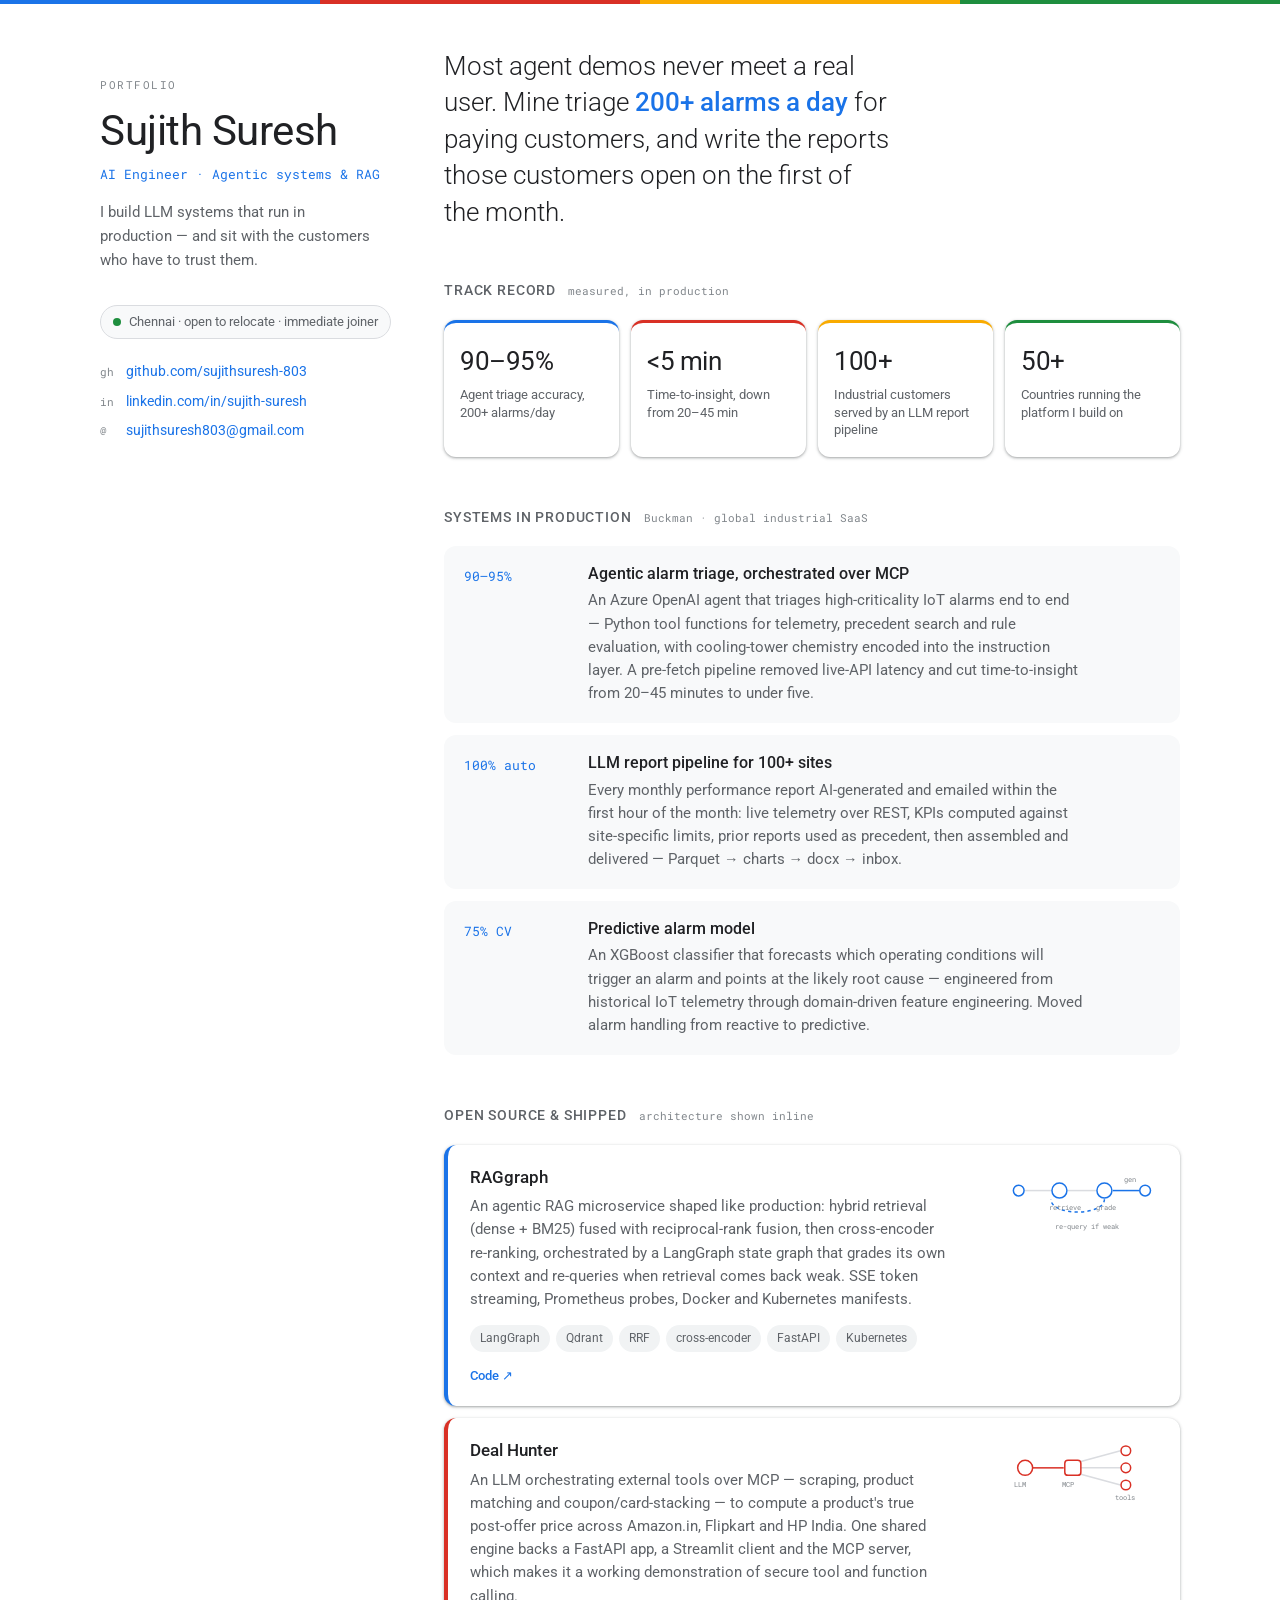
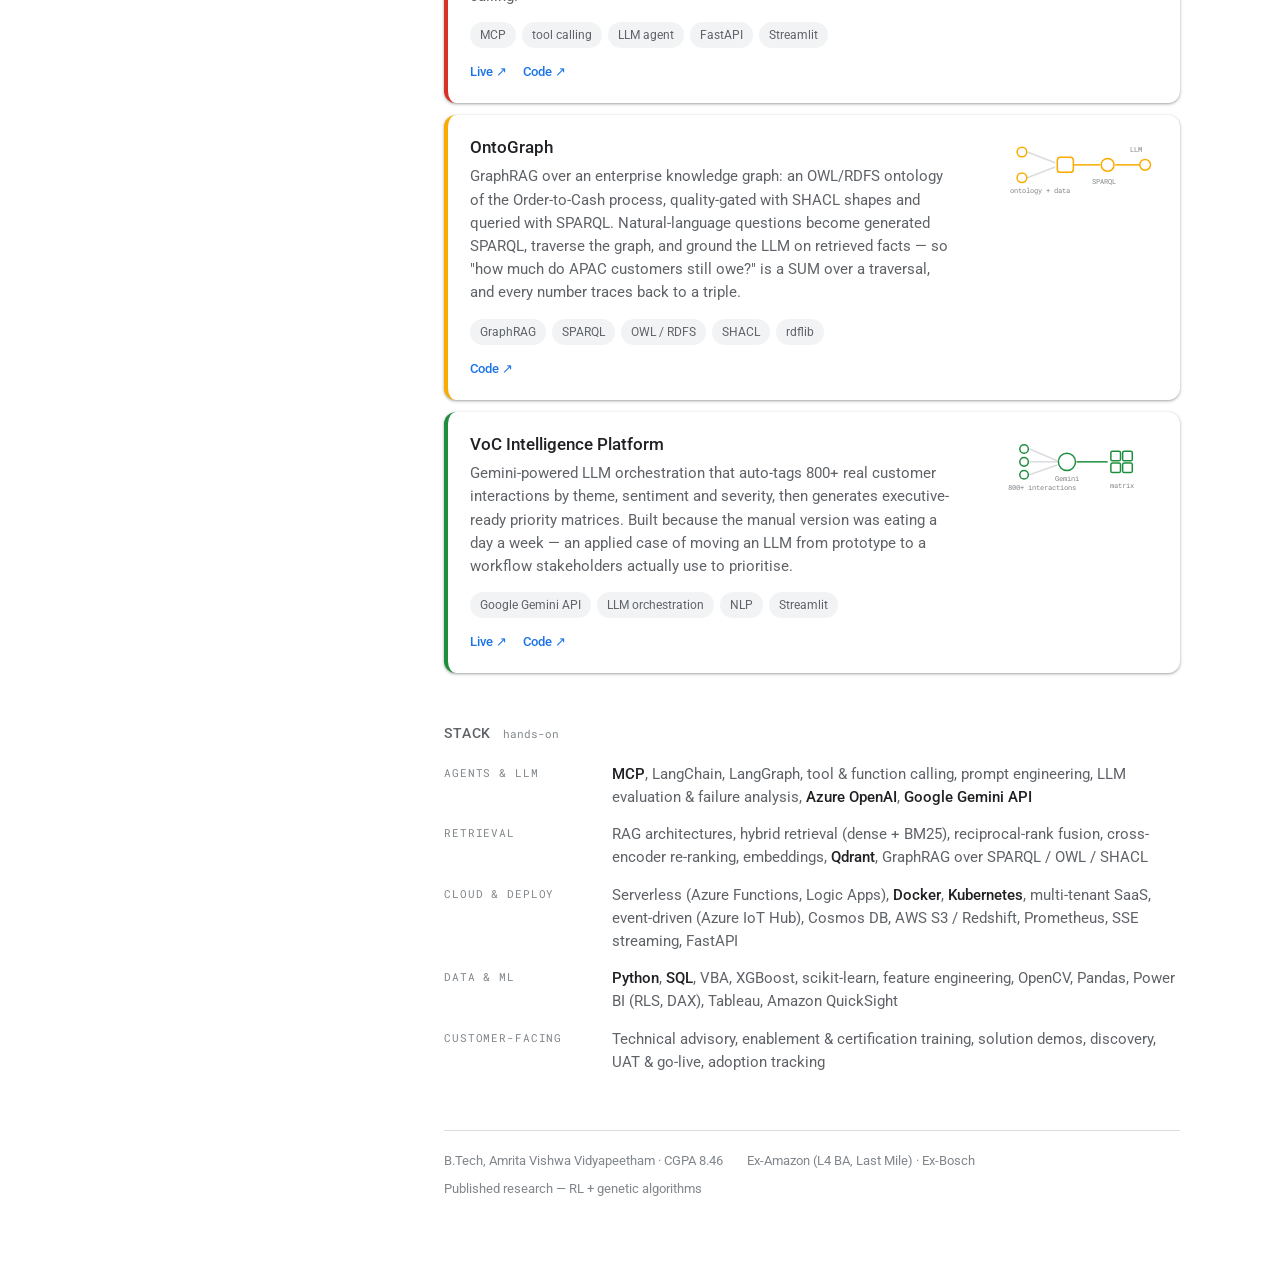
<file: portfolio_google_sujith.html>
<!doctype html>
<html lang="en">
<head>
<meta charset="utf-8">
<meta name="viewport" content="width=device-width, initial-scale=1, viewport-fit=cover">
<meta name="description" content="Sujith Suresh - AI Engineer. Agentic systems, RAG and production LLM work.">
<style>:root{color-scheme:light dark}body{margin:0}img{max-width:100%}[hidden]{display:none!important}</style>
<title>Sujith Suresh — Agentic AI</title>
<link rel="stylesheet" href="https://fonts.googleapis.com/css2?family=Roboto:wght@300;400;500;700&family=Roboto+Mono:wght@400;500&display=swap">
<style>
:root{
  --ground:#FFFFFF; --surface:#FFFFFF; --surface-2:#F8F9FA; --surface-3:#F1F3F4;
  --ink:#202124; --muted:#5F6368; --faint:#80868B;
  --line:#DADCE0; --line-soft:#E8EAED;
  --blue:#1A73E8; --red:#D93025; --yellow:#F9AB00; --green:#1E8E3E;
  --blue-soft:#E8F0FE; --accent:var(--blue);
  --shadow:0 1px 2px rgba(60,64,67,.30), 0 1px 3px 1px rgba(60,64,67,.15);
  --shadow-2:0 1px 3px rgba(60,64,67,.30), 0 4px 8px 3px rgba(60,64,67,.15);
  --sans:"Roboto","Helvetica Neue",Arial,sans-serif;
  --mono:"Roboto Mono",ui-monospace,Consolas,monospace;
}
@media (prefers-color-scheme:dark){
  :root:not([data-theme="light"]){
    --ground:#202124; --surface:#292A2D; --surface-2:#35363A; --surface-3:#3C4043;
    --ink:#E8EAED; --muted:#9AA0A6; --faint:#80868B;
    --line:#3C4043; --line-soft:#33353A;
    --blue:#8AB4F8; --red:#F28B82; --yellow:#FDD663; --green:#81C995;
    --blue-soft:#1F2A3D;
    --shadow:0 1px 2px rgba(0,0,0,.6), 0 1px 3px 1px rgba(0,0,0,.35);
    --shadow-2:0 1px 3px rgba(0,0,0,.6), 0 4px 8px 3px rgba(0,0,0,.35);
  }
}
:root[data-theme="dark"]{
  --ground:#202124; --surface:#292A2D; --surface-2:#35363A; --surface-3:#3C4043;
  --ink:#E8EAED; --muted:#9AA0A6; --faint:#80868B;
  --line:#3C4043; --line-soft:#33353A;
  --blue:#8AB4F8; --red:#F28B82; --yellow:#FDD663; --green:#81C995;
  --blue-soft:#1F2A3D;
  --shadow:0 1px 2px rgba(0,0,0,.6), 0 1px 3px 1px rgba(0,0,0,.35);
  --shadow-2:0 1px 3px rgba(0,0,0,.6), 0 4px 8px 3px rgba(0,0,0,.35);
}
*{box-sizing:border-box}
body{
  margin:0; background:var(--ground); color:var(--ink);
  font-family:var(--sans); font-size:16px; line-height:1.6; font-weight:400;
  -webkit-font-smoothing:antialiased;
}
a{color:var(--blue); text-decoration:none}
a:hover{text-decoration:underline}
a:focus-visible{outline:2px solid var(--blue); outline-offset:3px; border-radius:4px}
h1,h2,h3,h4{margin:0; line-height:1.2; text-wrap:balance; font-weight:500}

/* signature four-colour hairline */
.bar{display:flex; height:4px}
.bar i{flex:1}
.bar i:nth-child(1){background:var(--blue)}
.bar i:nth-child(2){background:var(--red)}
.bar i:nth-child(3){background:var(--yellow)}
.bar i:nth-child(4){background:var(--green)}

.wrap{max-width:1120px; margin:0 auto; padding-inline:20px; padding-block:0}
.shell{display:grid; grid-template-columns:296px 1fr; gap:48px; align-items:start}
@media (max-width:880px){ .shell{grid-template-columns:1fr; gap:32px} }

/* left rail */
.rail{position:sticky; top:calc(env(safe-area-inset-top,0px) + 32px); padding-block:44px 0}
@media (max-width:880px){ .rail{position:static; padding-block:32px 0} }
.eyebrow{font-family:var(--mono); font-size:11px; letter-spacing:.14em; text-transform:uppercase; color:var(--faint); margin:0 0 12px}
.name{font-size:clamp(32px,4vw,42px); font-weight:400; letter-spacing:-.5px}
.role{font-family:var(--mono); font-size:12.5px; color:var(--blue); margin-top:8px}
.blurb{color:var(--muted); font-size:15px; margin-top:16px; max-width:34ch}
.chip-avail{display:inline-flex; align-items:center; gap:8px; margin-top:18px; font-size:12.5px; color:var(--muted);
  border:1px solid var(--line); background:var(--surface-2); padding:6px 12px; border-radius:999px}
.dot{width:8px;height:8px;border-radius:50%;background:var(--green)}
.links{display:flex; flex-direction:column; gap:8px; margin-top:22px; font-size:13.5px}
.links a{display:inline-flex; gap:10px; align-items:baseline}
.links span{color:var(--faint); font-family:var(--mono); font-size:11px; width:16px; display:inline-block}

/* main */
.main{padding-block:44px 64px; min-width:0}
@media (max-width:880px){ .main{padding-block:0 52px} }
.thesis{font-size:clamp(20px,2.4vw,26px); font-weight:300; line-height:1.4; max-width:32ch; margin:0; color:var(--ink)}
.thesis b{font-weight:500; color:var(--blue)}

section{margin-top:52px}
.sec-head{display:flex; align-items:baseline; gap:12px; margin-bottom:20px}
.sec-head h2{font-size:14px; font-weight:500; letter-spacing:.06em; text-transform:uppercase; color:var(--muted)}
.sec-head .n{font-family:var(--mono); font-size:11px; color:var(--faint)}

/* metrics */
.metrics{display:grid; grid-template-columns:repeat(4,1fr); gap:12px}
@media (max-width:700px){ .metrics{grid-template-columns:repeat(2,1fr)} }
.metric{background:var(--surface); border-radius:12px; padding:18px 16px; box-shadow:var(--shadow); border-top:3px solid var(--c)}
.metric:nth-child(1){--c:var(--blue)} .metric:nth-child(2){--c:var(--red)}
.metric:nth-child(3){--c:var(--yellow)} .metric:nth-child(4){--c:var(--green)}
.metric .v{font-size:26px; font-weight:400; letter-spacing:-.5px; font-variant-numeric:tabular-nums}
.metric .k{font-size:12.5px; color:var(--muted); margin-top:4px; line-height:1.4}

/* production */
.prod{display:flex; flex-direction:column; gap:12px}
.entry{background:var(--surface-2); border-radius:12px; padding:18px 20px; display:grid; grid-template-columns:104px 1fr; gap:20px; align-items:start}
@media (max-width:620px){ .entry{grid-template-columns:1fr; gap:8px} }
.entry .stat{font-family:var(--mono); font-size:13px; color:var(--blue); font-variant-numeric:tabular-nums; padding-top:2px}
.entry h3{font-size:16px; font-weight:500}
.entry p{margin:6px 0 0; color:var(--muted); font-size:14.5px; max-width:62ch}

/* projects */
.proj{background:var(--surface); border-radius:12px; box-shadow:var(--shadow); padding:22px 22px 20px;
  display:grid; grid-template-columns:1fr 150px; gap:24px; align-items:start; margin-bottom:12px;
  border-left:4px solid var(--c)}
.proj:nth-of-type(1){--c:var(--blue)} .proj:nth-of-type(2){--c:var(--red)}
.proj:nth-of-type(3){--c:var(--yellow)} .proj:nth-of-type(4){--c:var(--green)}
@media (max-width:760px){ .proj{grid-template-columns:1fr; gap:14px} }
.proj h3{font-size:17px; font-weight:500}
.proj p{margin:8px 0 0; color:var(--muted); font-size:14.5px; max-width:60ch}
.tags{display:flex; flex-wrap:wrap; gap:6px; margin-top:14px}
.tag{font-size:11.5px; color:var(--muted); background:var(--surface-3); padding:4px 10px; border-radius:999px}
.plinks{display:flex; gap:16px; margin-top:14px; font-size:13px; font-weight:500}
.glyph{display:block; width:100%; height:auto}
.glyph text{font-family:var(--mono); font-size:7px; fill:var(--faint)}
.gnode{fill:var(--surface); stroke:var(--c); stroke-width:1.4}
.gedge{stroke:var(--line); stroke-width:1.4; fill:none}
.gedge.hot{stroke:var(--c)}

/* stack */
.stack{display:grid; gap:14px}
.srow{display:grid; grid-template-columns:150px 1fr; gap:18px; align-items:start}
@media (max-width:620px){ .srow{grid-template-columns:1fr; gap:4px} }
.srow h4{font-family:var(--mono); font-size:11px; letter-spacing:.08em; text-transform:uppercase; color:var(--faint); font-weight:400; padding-top:3px}
.srow p{margin:0; font-size:14.5px; color:var(--muted)}
.srow b{color:var(--ink); font-weight:500}

footer{margin-top:56px; padding-top:20px; border-top:1px solid var(--line);
  display:flex; flex-wrap:wrap; gap:8px 24px; align-items:baseline; font-size:12.5px; color:var(--faint)}
</style>

</head>
<body>
<div class="bar"><i></i><i></i><i></i><i></i></div>

<div class="wrap">
<div class="shell">

  <aside class="rail">
    <p class="eyebrow">Portfolio</p>
    <h1 class="name">Sujith&nbsp;Suresh</h1>
    <p class="role">AI Engineer · Agentic systems &amp; RAG</p>
    <p class="blurb">I build LLM systems that run in production — and sit with the customers who have to trust them.</p>
    <div class="chip-avail"><span class="dot"></span> Chennai · open to relocate · immediate joiner</div>
    <nav class="links">
      <a href="https://github.com/sujithsuresh-803"><span>gh</span>github.com/sujithsuresh-803</a>
      <a href="https://linkedin.com/in/sujith-suresh-6961b621a"><span>in</span>linkedin.com/in/sujith-suresh</a>
      <a href="mailto:sujithsuresh803@gmail.com"><span>@</span>sujithsuresh803@gmail.com</a>
    </nav>
  </aside>

  <main class="main">
    <p class="thesis">Most agent demos never meet a real user. Mine triage <b>200+ alarms a day</b> for paying customers, and write the reports those customers open on the first of the month.</p>

    <section>
      <div class="sec-head"><h2>Track record</h2><span class="n">measured, in production</span></div>
      <div class="metrics">
        <div class="metric"><div class="v">90–95%</div><div class="k">Agent triage accuracy, 200+ alarms/day</div></div>
        <div class="metric"><div class="v">&lt;5 min</div><div class="k">Time-to-insight, down from 20–45 min</div></div>
        <div class="metric"><div class="v">100+</div><div class="k">Industrial customers served by an LLM report pipeline</div></div>
        <div class="metric"><div class="v">50+</div><div class="k">Countries running the platform I build on</div></div>
      </div>
    </section>

    <section>
      <div class="sec-head"><h2>Systems in production</h2><span class="n">Buckman · global industrial SaaS</span></div>
      <div class="prod">
        <div class="entry">
          <div class="stat">90–95%</div>
          <div>
            <h3>Agentic alarm triage, orchestrated over MCP</h3>
            <p>An Azure OpenAI agent that triages high-criticality IoT alarms end to end — Python tool functions for telemetry, precedent search and rule evaluation, with cooling-tower chemistry encoded into the instruction layer. A pre-fetch pipeline removed live-API latency and cut time-to-insight from 20–45 minutes to under five.</p>
          </div>
        </div>
        <div class="entry">
          <div class="stat">100% auto</div>
          <div>
            <h3>LLM report pipeline for 100+ sites</h3>
            <p>Every monthly performance report AI-generated and emailed within the first hour of the month: live telemetry over REST, KPIs computed against site-specific limits, prior reports used as precedent, then assembled and delivered — Parquet → charts → docx → inbox.</p>
          </div>
        </div>
        <div class="entry">
          <div class="stat">75% CV</div>
          <div>
            <h3>Predictive alarm model</h3>
            <p>An XGBoost classifier that forecasts which operating conditions will trigger an alarm and points at the likely root cause — engineered from historical IoT telemetry through domain-driven feature engineering. Moved alarm handling from reactive to predictive.</p>
          </div>
        </div>
      </div>
    </section>

    <section>
      <div class="sec-head"><h2>Open source &amp; shipped</h2><span class="n">architecture shown inline</span></div>

      <article class="proj">
        <div>
          <h3>RAGgraph</h3>
          <p>An agentic RAG microservice shaped like production: hybrid retrieval (dense + BM25) fused with reciprocal-rank fusion, then cross-encoder re-ranking, orchestrated by a LangGraph state graph that grades its own context and re-queries when retrieval comes back weak. SSE token streaming, Prometheus probes, Docker and Kubernetes manifests.</p>
          <div class="tags"><span class="tag">LangGraph</span><span class="tag">Qdrant</span><span class="tag">RRF</span><span class="tag">cross-encoder</span><span class="tag">FastAPI</span><span class="tag">Kubernetes</span></div>
          <div class="plinks"><a href="https://github.com/sujithsuresh-803/raggraph">Code ↗</a></div>
        </div>
        <svg class="glyph" viewBox="0 0 140 62" role="img" aria-label="Retrieve, grade, generate — with a re-query loop back to retrieve">
          <path class="gedge" d="M16 22 H40"/><path class="gedge" d="M56 22 H82"/><path class="gedge hot" d="M98 22 H123"/>
          <path class="gedge hot" d="M90 30 C90 46, 40 46, 40 30" stroke-dasharray="3 3"/>
          <circle class="gnode" cx="10" cy="22" r="5"/><circle class="gnode" cx="48" cy="22" r="7"/>
          <circle class="gnode" cx="90" cy="22" r="7"/><circle class="gnode" cx="128" cy="22" r="5"/>
          <text x="38" y="40">retrieve</text><text x="82" y="40">grade</text><text x="108" y="14">gen</text>
          <text x="44" y="58">re-query if weak</text>
        </svg>
      </article>

      <article class="proj">
        <div>
          <h3>Deal Hunter</h3>
          <p>An LLM orchestrating external tools over MCP — scraping, product matching and coupon/card-stacking — to compute a product's true post-offer price across Amazon.in, Flipkart and HP India. One shared engine backs a FastAPI app, a Streamlit client and the MCP server, which makes it a working demonstration of secure tool and function calling.</p>
          <div class="tags"><span class="tag">MCP</span><span class="tag">tool calling</span><span class="tag">LLM agent</span><span class="tag">FastAPI</span><span class="tag">Streamlit</span></div>
          <div class="plinks"><a href="https://deal-hunter-mcp.streamlit.app">Live ↗</a><a href="https://github.com/sujithsuresh-803/deal-hunter">Code ↗</a></div>
        </div>
        <svg class="glyph" viewBox="0 0 140 62" role="img" aria-label="LLM calls three external tools through an MCP server">
          <path class="gedge hot" d="M23 26 H52"/>
          <path class="gedge" d="M68 20 L105 10"/><path class="gedge" d="M68 26 H105"/><path class="gedge" d="M68 32 L105 42"/>
          <circle class="gnode" cx="16" cy="26" r="7"/><rect class="gnode" x="53" y="19" width="15" height="14" rx="3"/>
          <circle class="gnode" cx="110" cy="10" r="4.5"/><circle class="gnode" cx="110" cy="26" r="4.5"/><circle class="gnode" cx="110" cy="42" r="4.5"/>
          <text x="6" y="44">LLM</text><text x="50" y="44">MCP</text><text x="100" y="56">tools</text>
        </svg>
      </article>

      <article class="proj">
        <div>
          <h3>OntoGraph</h3>
          <p>GraphRAG over an enterprise knowledge graph: an OWL/RDFS ontology of the Order-to-Cash process, quality-gated with SHACL shapes and queried with SPARQL. Natural-language questions become generated SPARQL, traverse the graph, and ground the LLM on retrieved facts — so "how much do APAC customers still owe?" is a SUM over a traversal, and every number traces back to a triple.</p>
          <div class="tags"><span class="tag">GraphRAG</span><span class="tag">SPARQL</span><span class="tag">OWL / RDFS</span><span class="tag">SHACL</span><span class="tag">rdflib</span></div>
          <div class="plinks"><a href="https://github.com/sujithsuresh-803/ontograph">Code ↗</a></div>
        </div>
        <svg class="glyph" viewBox="0 0 140 62" role="img" aria-label="Ontology and data form a validated graph, queried by SPARQL to ground an LLM">
          <path class="gedge" d="M18 14 L44 24"/><path class="gedge" d="M18 38 L44 28"/>
          <path class="gedge hot" d="M61 26 H86"/><path class="gedge hot" d="M100 26 H123"/>
          <circle class="gnode" cx="13" cy="14" r="4.5"/><circle class="gnode" cx="13" cy="38" r="4.5"/>
          <rect class="gnode" x="46" y="19" width="15" height="14" rx="3"/>
          <circle class="gnode" cx="93" cy="26" r="6"/><circle class="gnode" cx="128" cy="26" r="5"/>
          <text x="2" y="52">ontology + data</text><text x="78" y="44">SPARQL</text><text x="114" y="14">LLM</text>
        </svg>
      </article>

      <article class="proj">
        <div>
          <h3>VoC Intelligence Platform</h3>
          <p>Gemini-powered LLM orchestration that auto-tags 800+ real customer interactions by theme, sentiment and severity, then generates executive-ready priority matrices. Built because the manual version was eating a day a week — an applied case of moving an LLM from prototype to a workflow stakeholders actually use to prioritise.</p>
          <div class="tags"><span class="tag">Google Gemini API</span><span class="tag">LLM orchestration</span><span class="tag">NLP</span><span class="tag">Streamlit</span></div>
          <div class="plinks"><a href="https://voc-pgqvcesvparenwdz59rynz.streamlit.app">Live ↗</a><a href="https://github.com/sujithsuresh-803/voc-platform">Code ↗</a></div>
        </div>
        <svg class="glyph" viewBox="0 0 140 62" role="img" aria-label="Customer interactions classified by Gemini into a priority matrix">
          <path class="gedge" d="M20 14 L46 25"/><path class="gedge" d="M20 26 H46"/><path class="gedge" d="M20 38 L46 29"/>
          <path class="gedge hot" d="M64 26 H93"/>
          <circle class="gnode" cx="15" cy="14" r="4"/><circle class="gnode" cx="15" cy="26" r="4"/><circle class="gnode" cx="15" cy="38" r="4"/>
          <circle class="gnode" cx="55" cy="26" r="8"/>
          <rect class="gnode" x="96" y="16" width="9" height="9" rx="1.5"/><rect class="gnode" x="107" y="16" width="9" height="9" rx="1.5"/>
          <rect class="gnode" x="96" y="27" width="9" height="9" rx="1.5"/><rect class="gnode" x="107" y="27" width="9" height="9" rx="1.5"/>
          <text x="0" y="52">800+ interactions</text><text x="44" y="44">Gemini</text><text x="95" y="50">matrix</text>
        </svg>
      </article>
    </section>

    <section>
      <div class="sec-head"><h2>Stack</h2><span class="n">hands-on</span></div>
      <div class="stack">
        <div class="srow"><h4>Agents &amp; LLM</h4><p><b>MCP</b>, LangChain, LangGraph, tool &amp; function calling, prompt engineering, LLM evaluation &amp; failure analysis, <b>Azure OpenAI</b>, <b>Google Gemini API</b></p></div>
        <div class="srow"><h4>Retrieval</h4><p>RAG architectures, hybrid retrieval (dense + BM25), reciprocal-rank fusion, cross-encoder re-ranking, embeddings, <b>Qdrant</b>, GraphRAG over SPARQL / OWL / SHACL</p></div>
        <div class="srow"><h4>Cloud &amp; deploy</h4><p>Serverless (Azure Functions, Logic Apps), <b>Docker</b>, <b>Kubernetes</b>, multi-tenant SaaS, event-driven (Azure IoT Hub), Cosmos DB, AWS S3 / Redshift, Prometheus, SSE streaming, FastAPI</p></div>
        <div class="srow"><h4>Data &amp; ML</h4><p><b>Python</b>, <b>SQL</b>, VBA, XGBoost, scikit-learn, feature engineering, OpenCV, Pandas, Power BI (RLS, DAX), Tableau, Amazon QuickSight</p></div>
        <div class="srow"><h4>Customer-facing</h4><p>Technical advisory, enablement &amp; certification training, solution demos, discovery, UAT &amp; go-live, adoption tracking</p></div>
      </div>
    </section>

    <footer>
      <span>B.Tech, Amrita Vishwa Vidyapeetham · CGPA 8.46</span>
      <span>Ex-Amazon (L4 BA, Last Mile) · Ex-Bosch</span>
      <span>Published research — RL + genetic algorithms</span>
    </footer>
  </main>

</div>
</div>

</body>
</html>
</file>
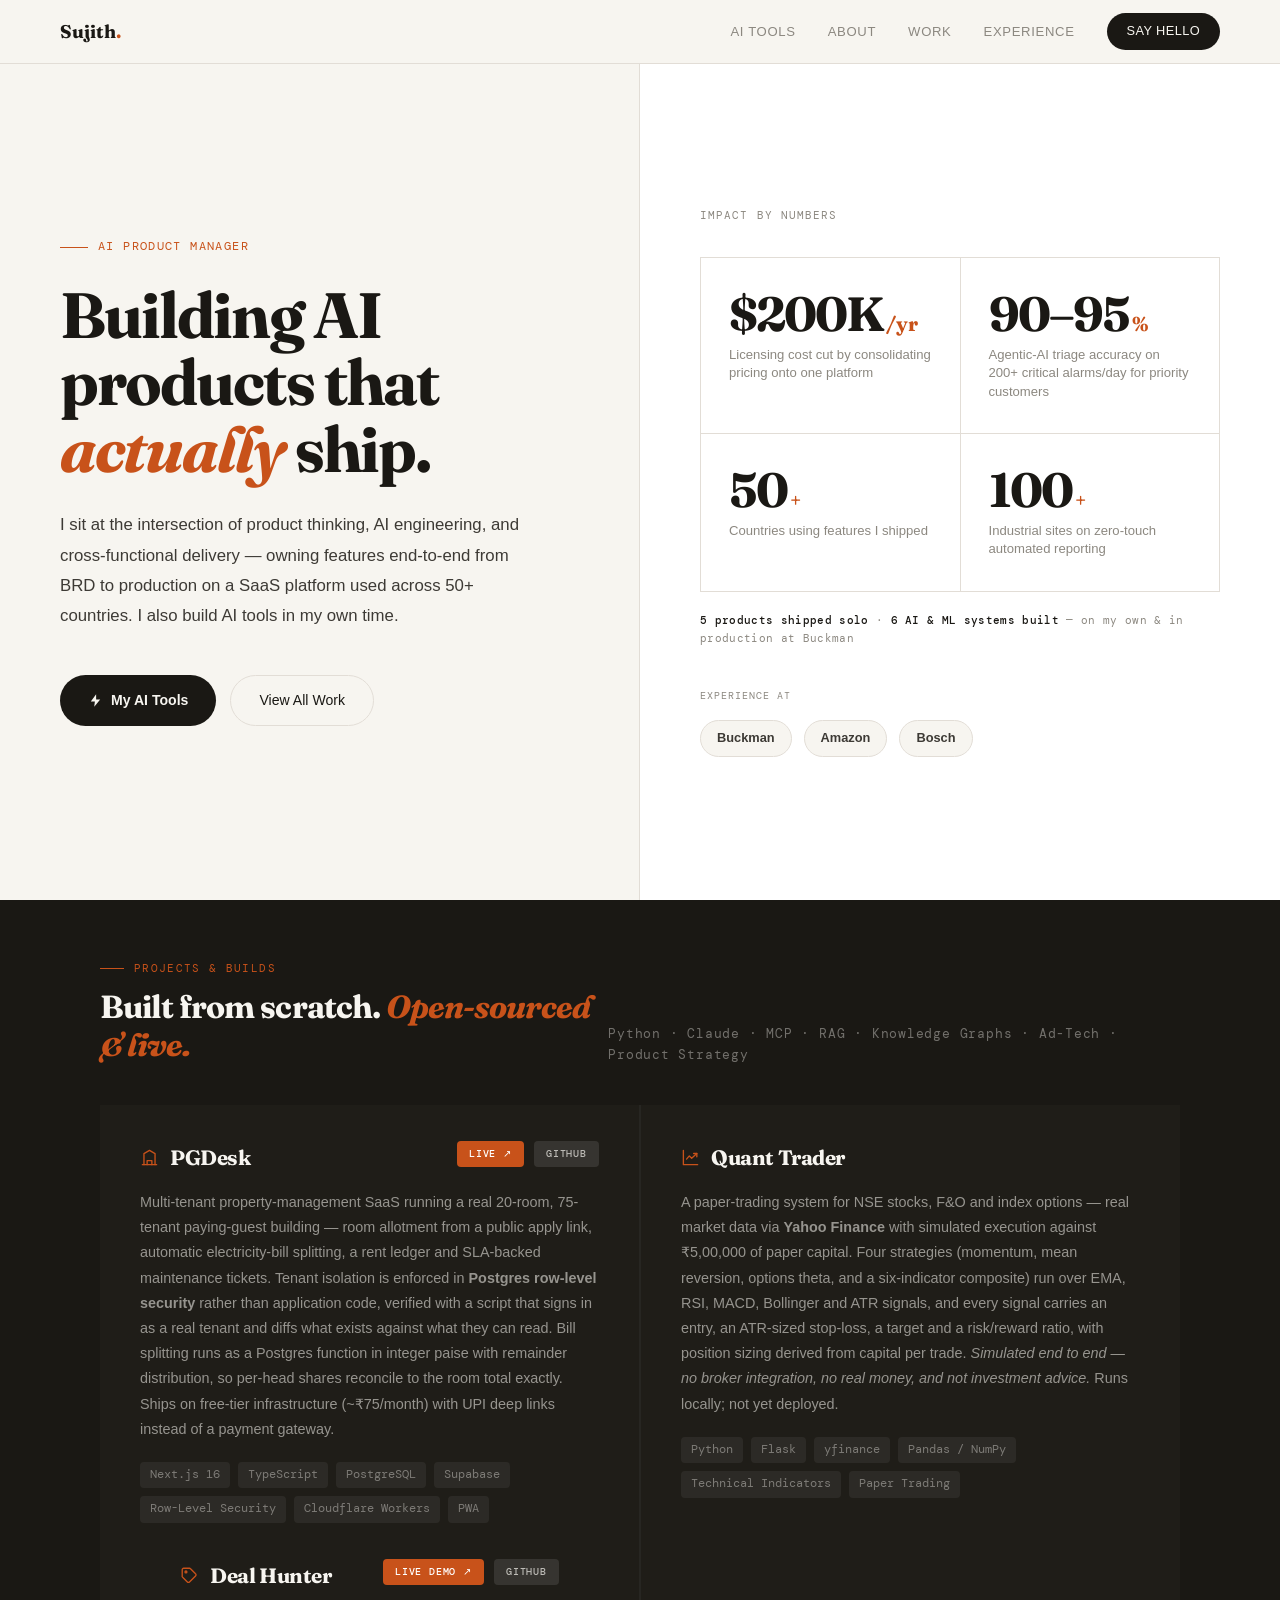
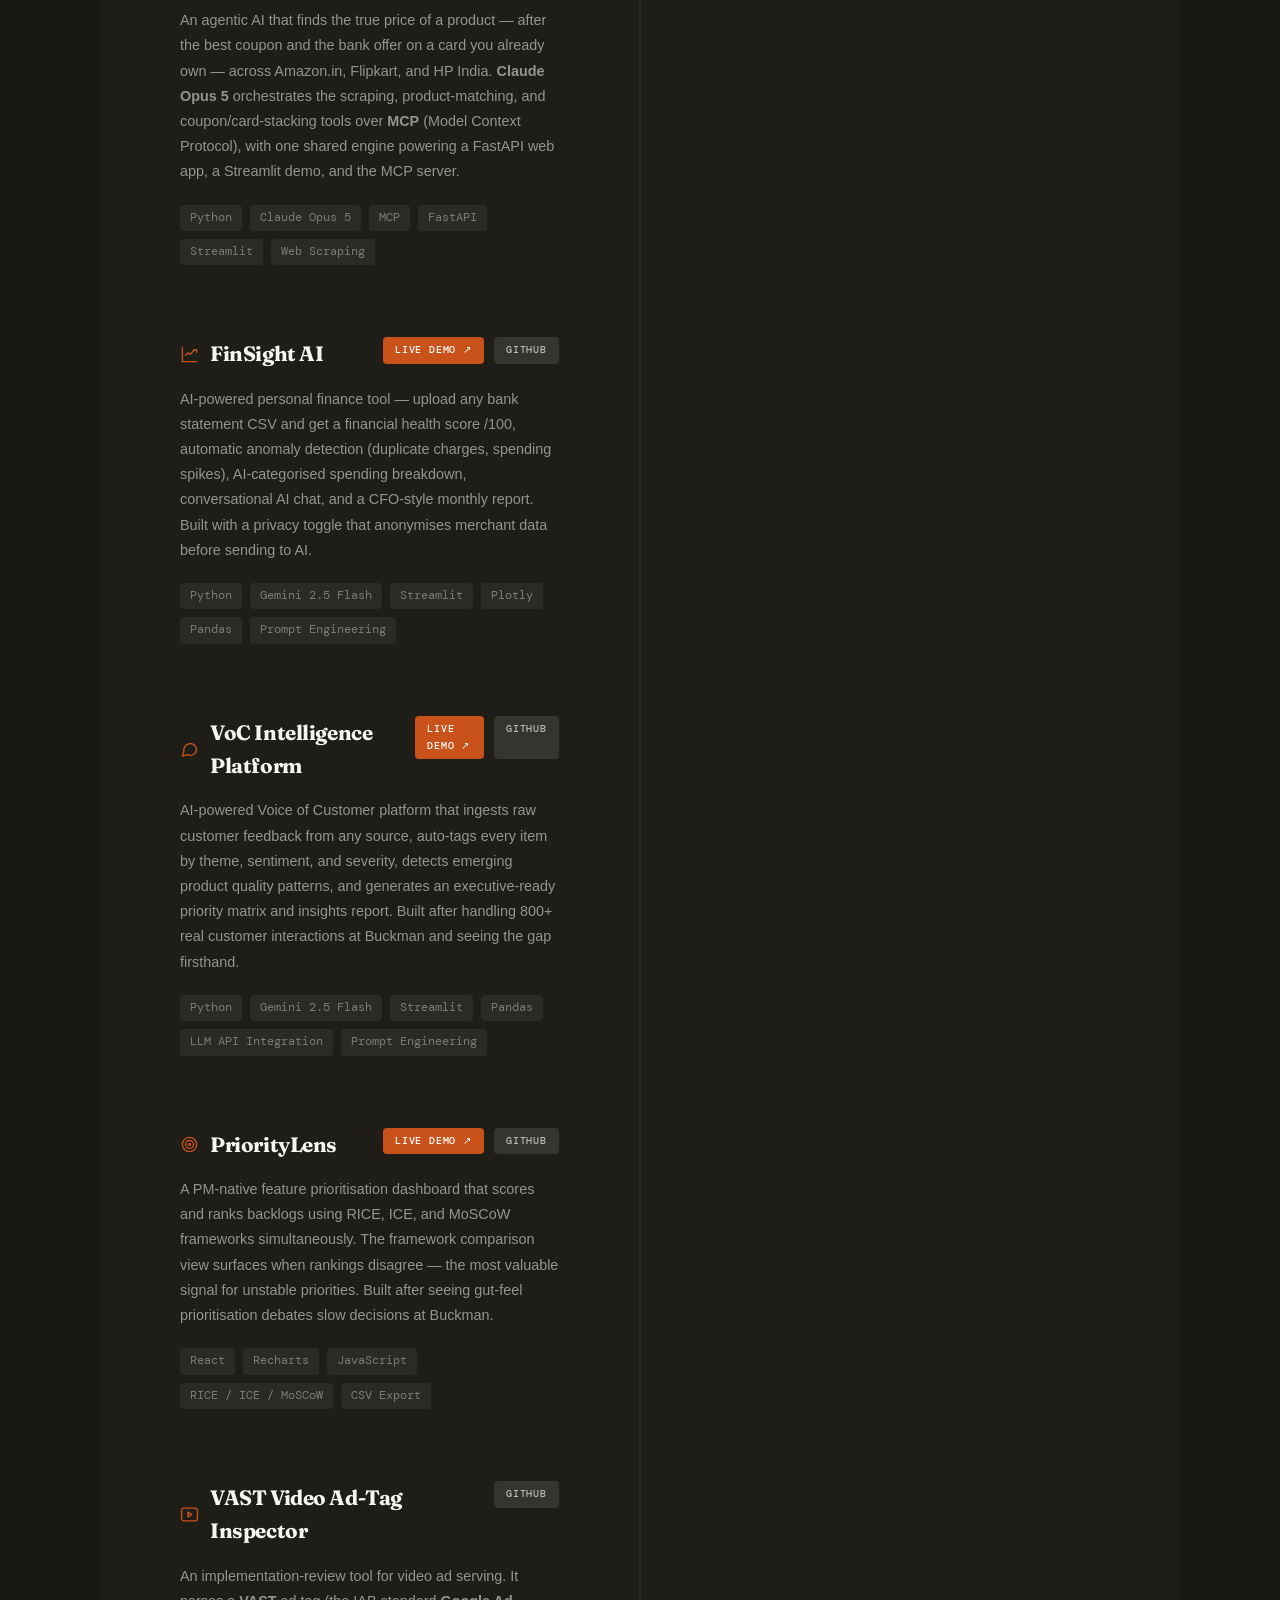
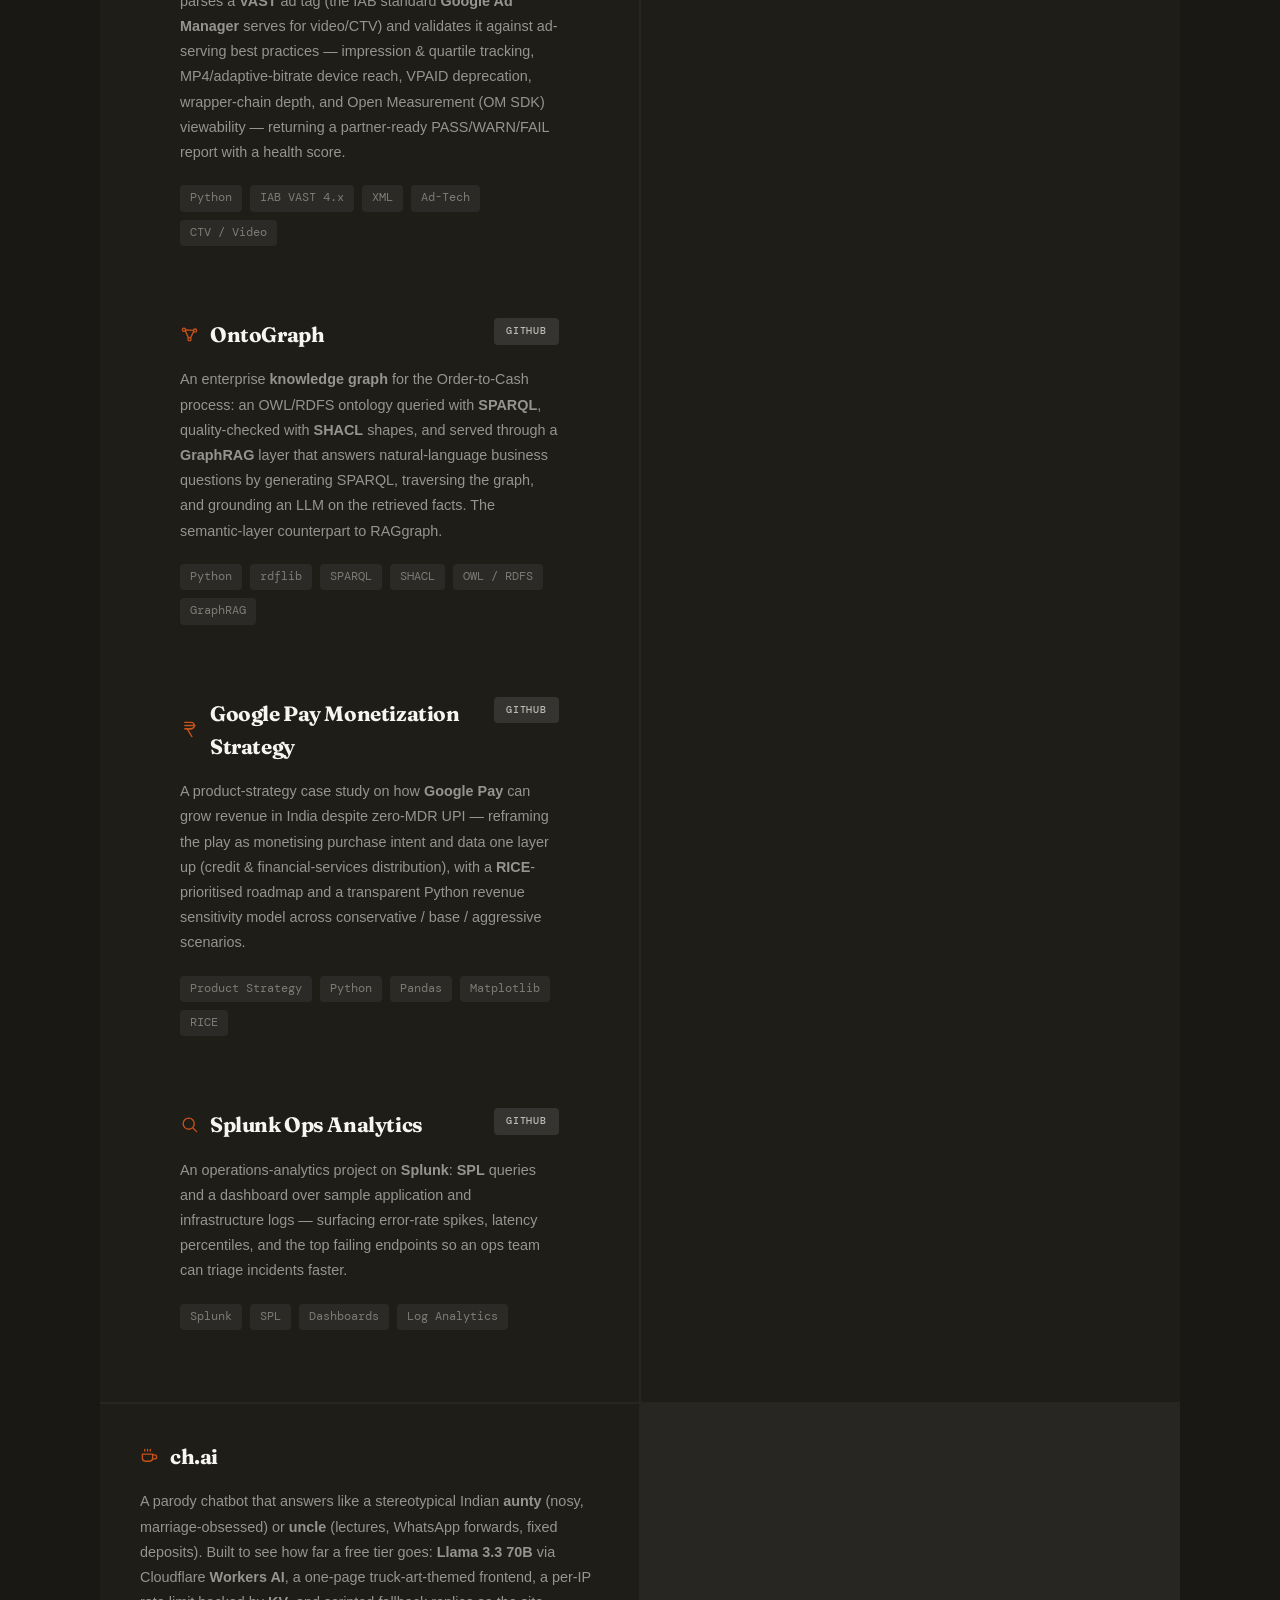
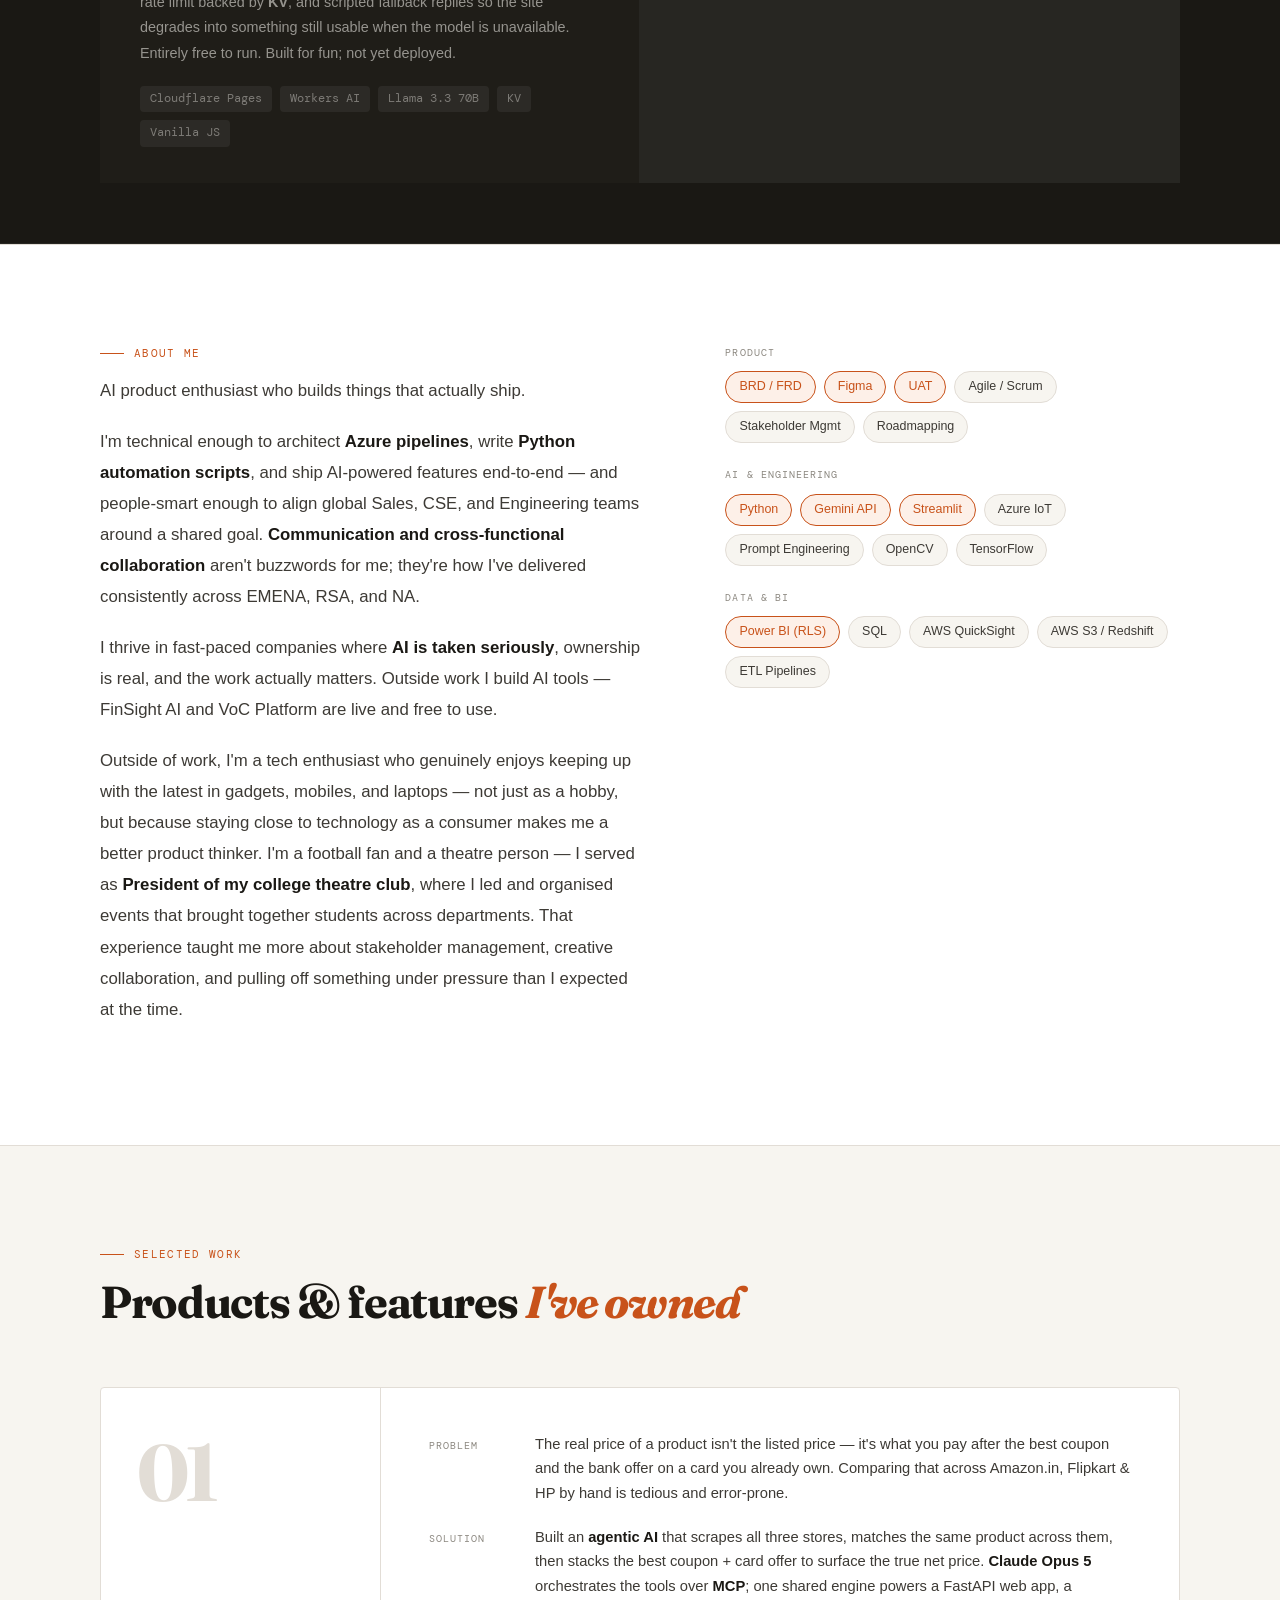
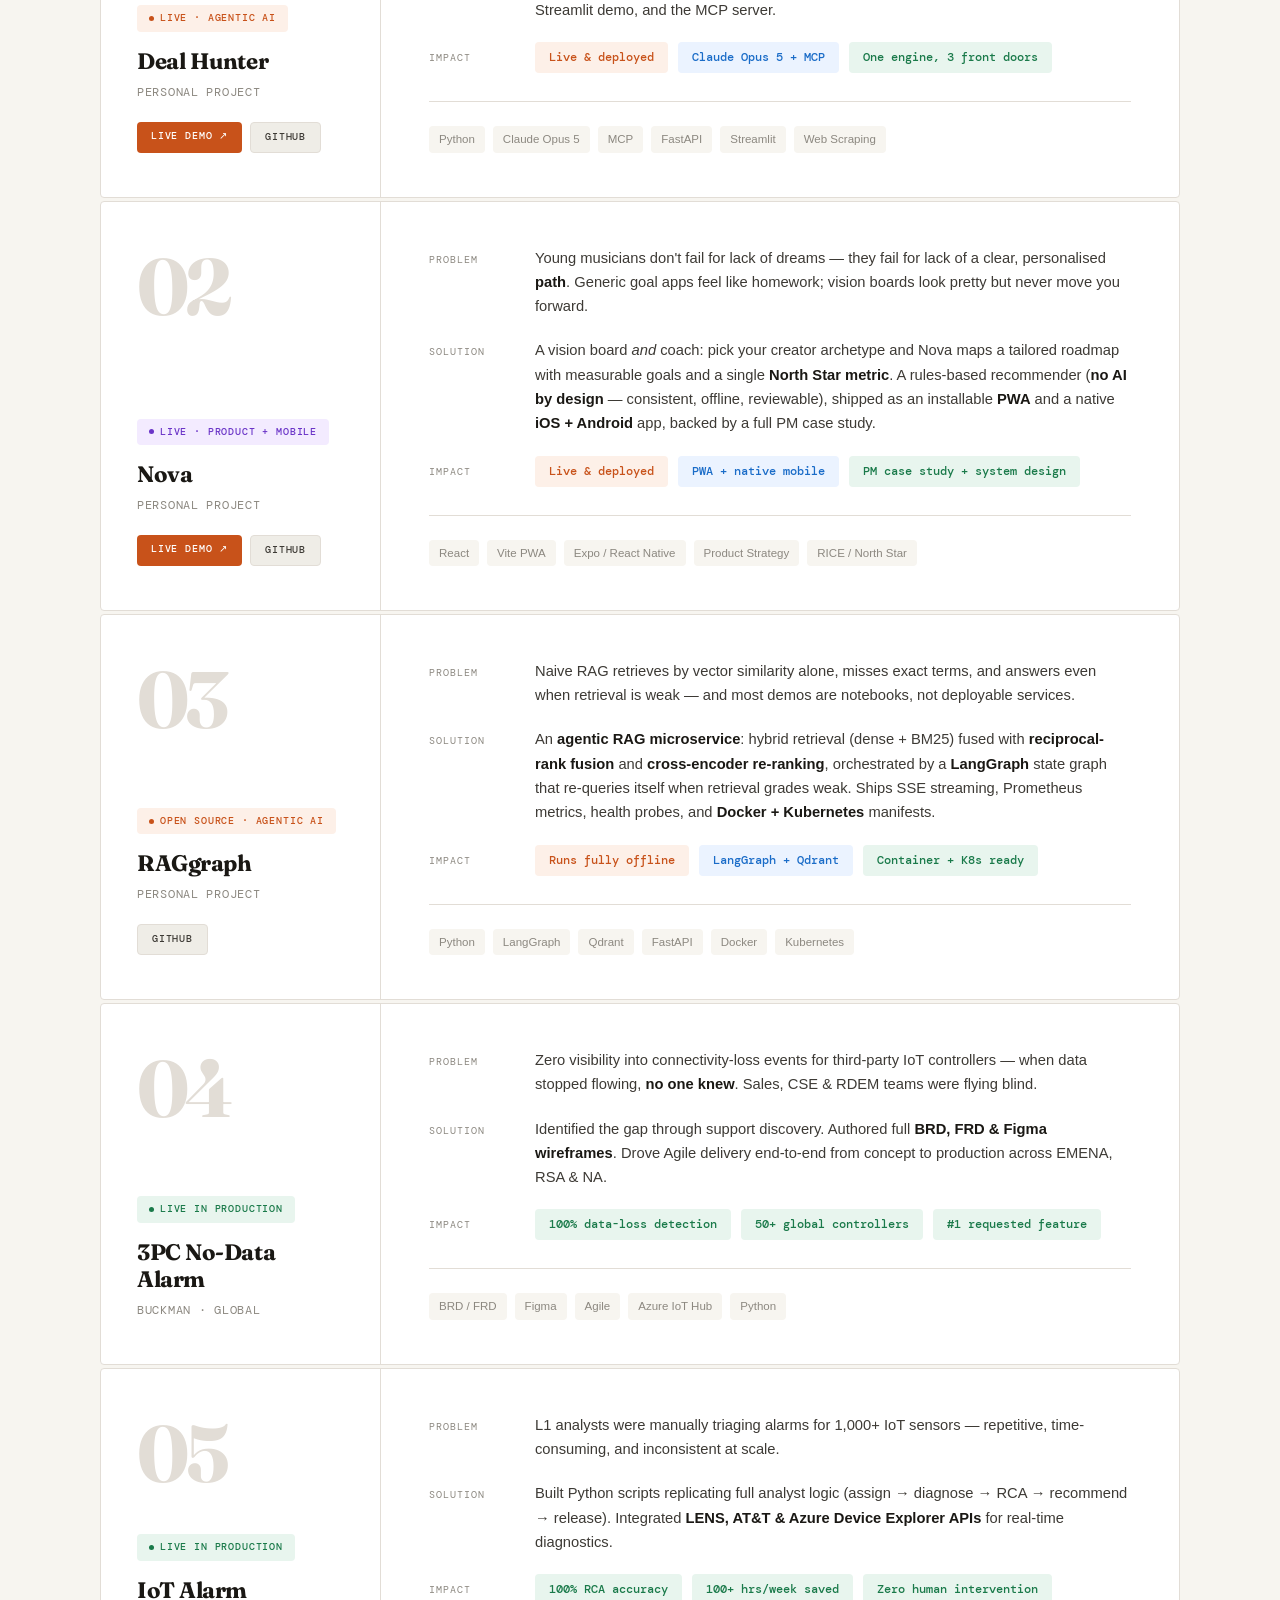
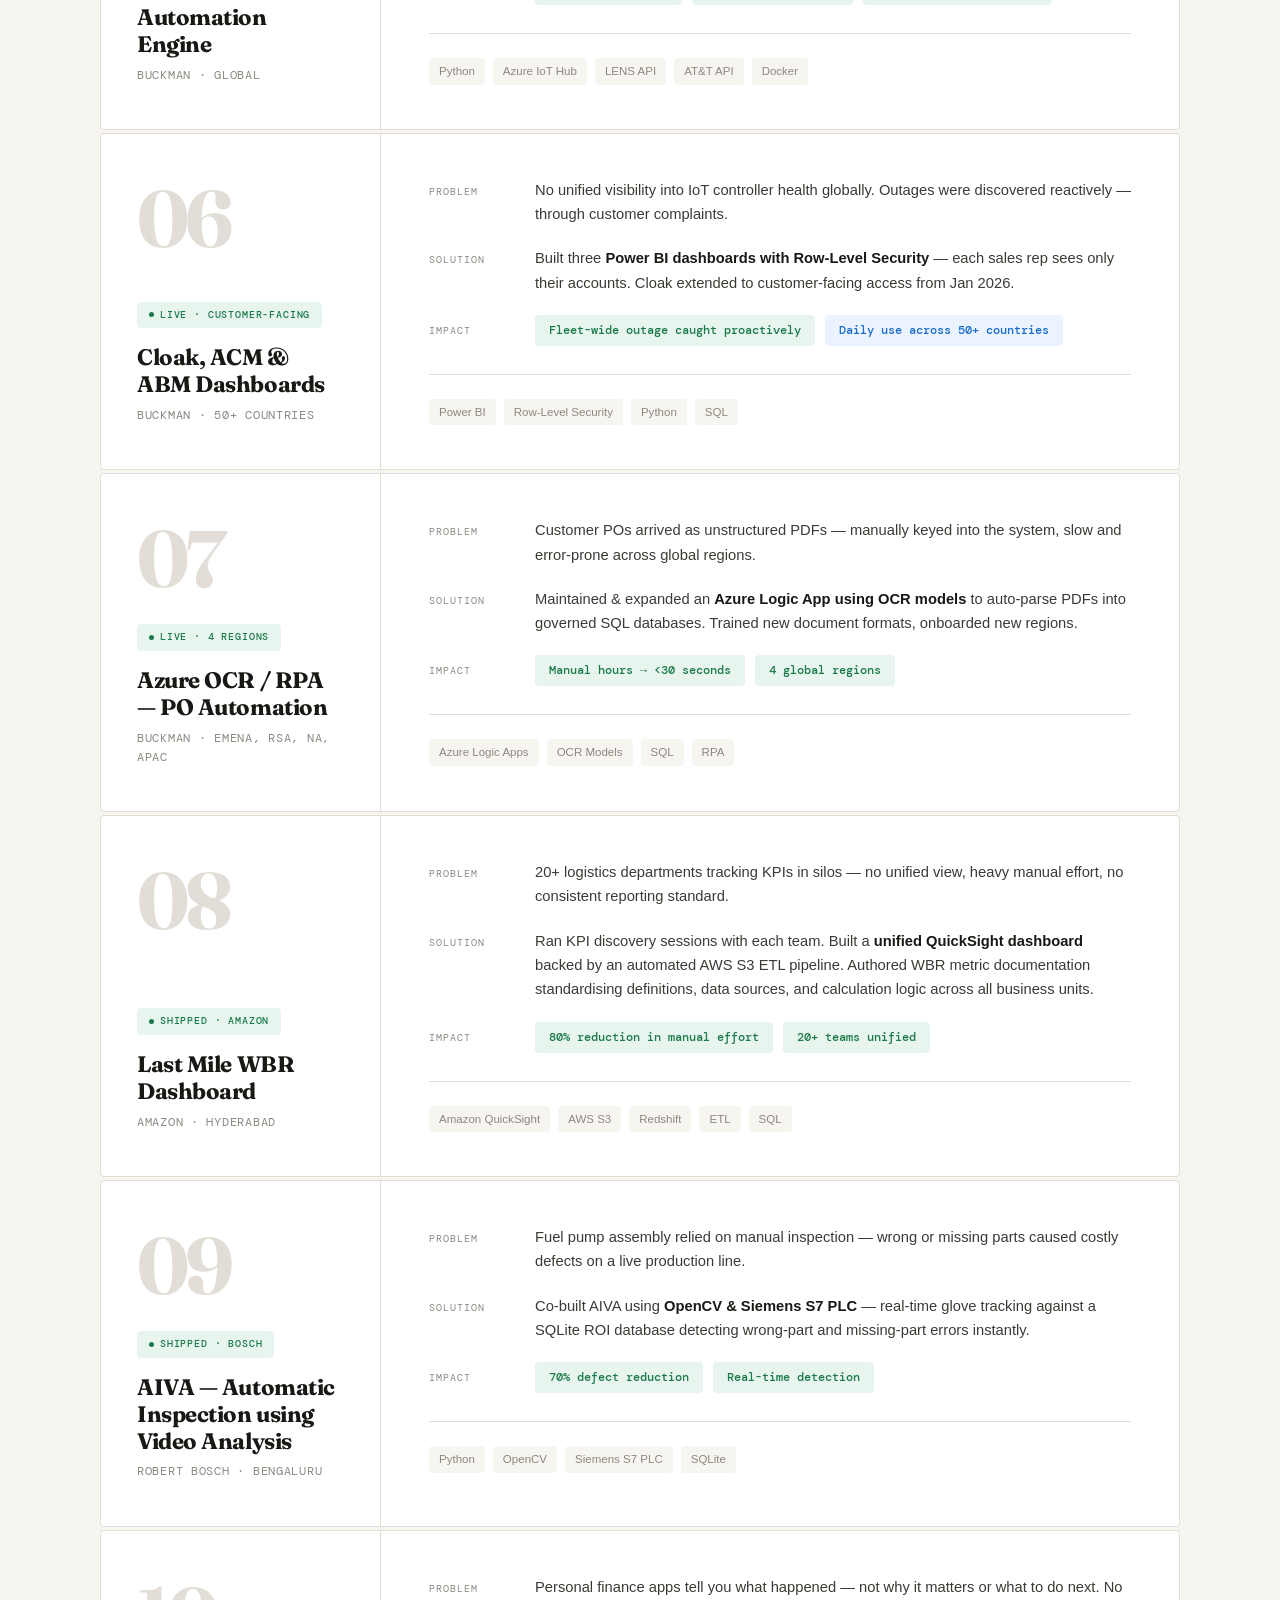
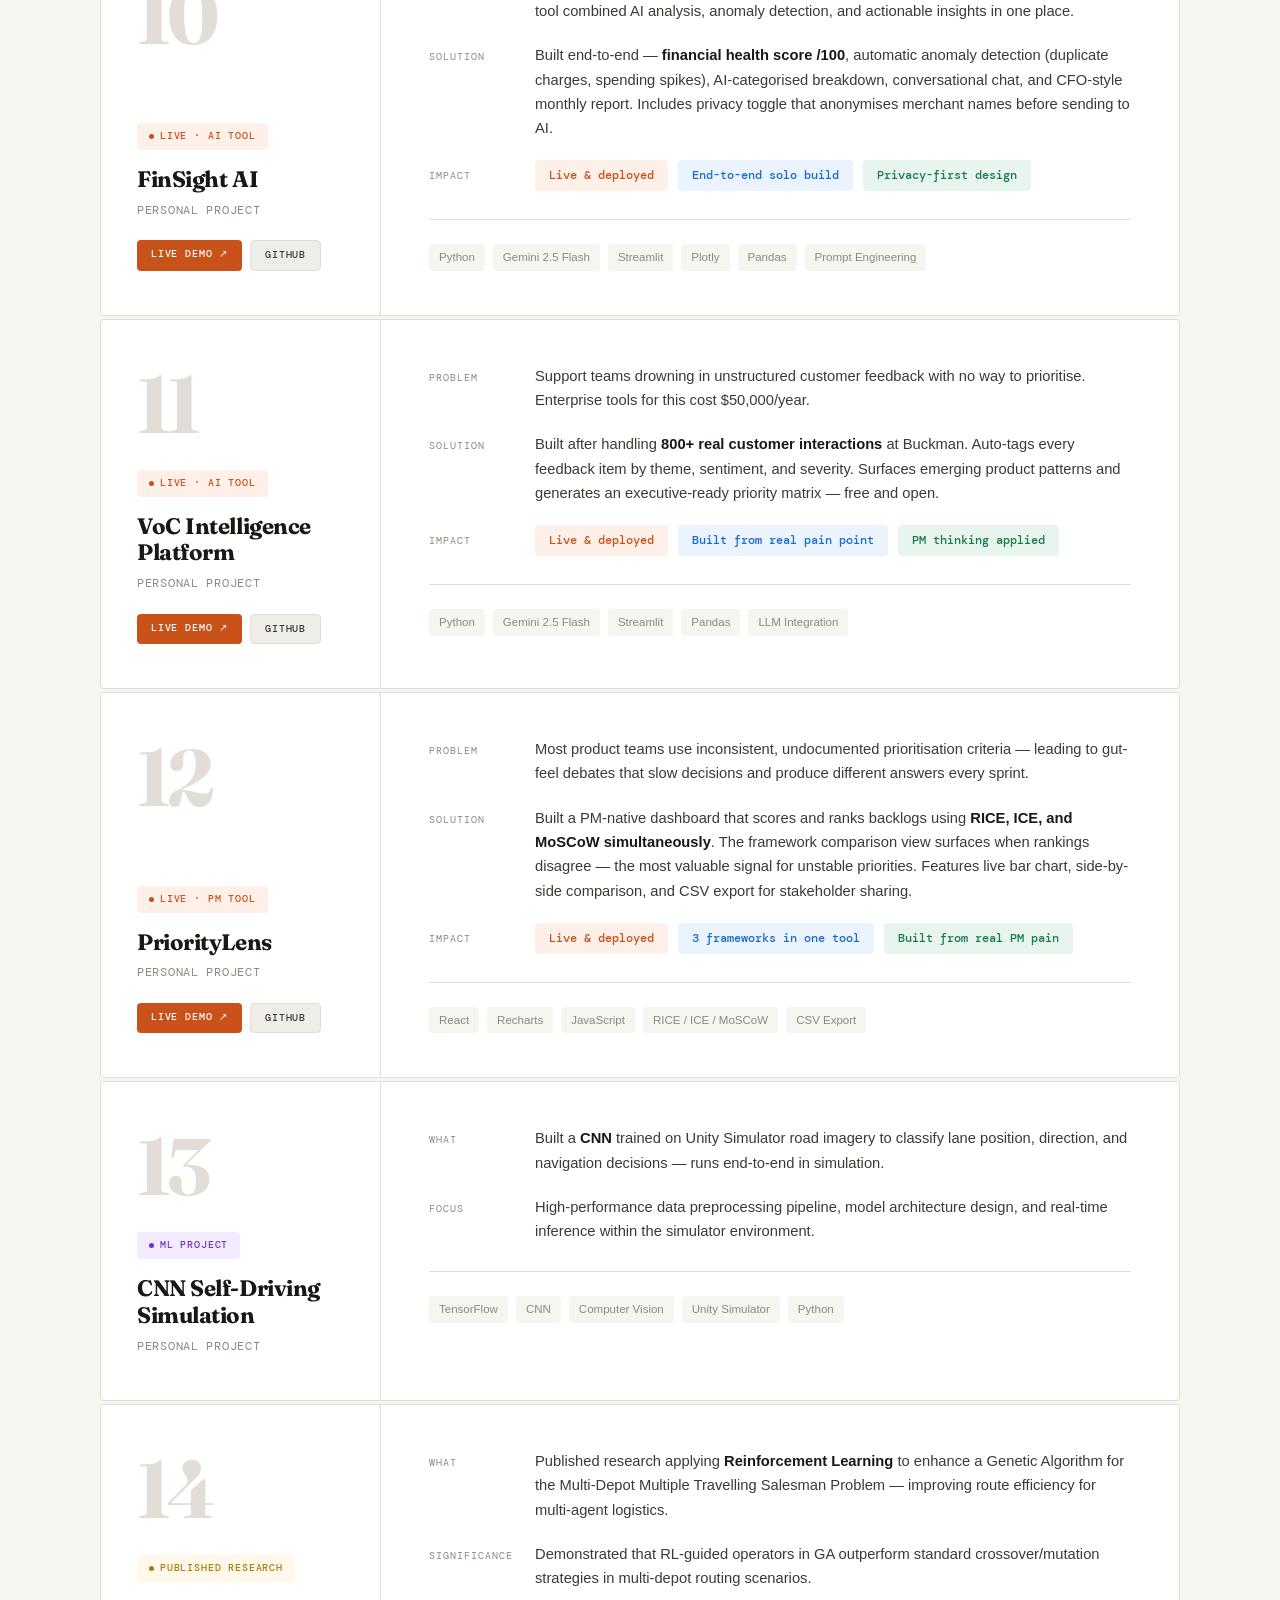
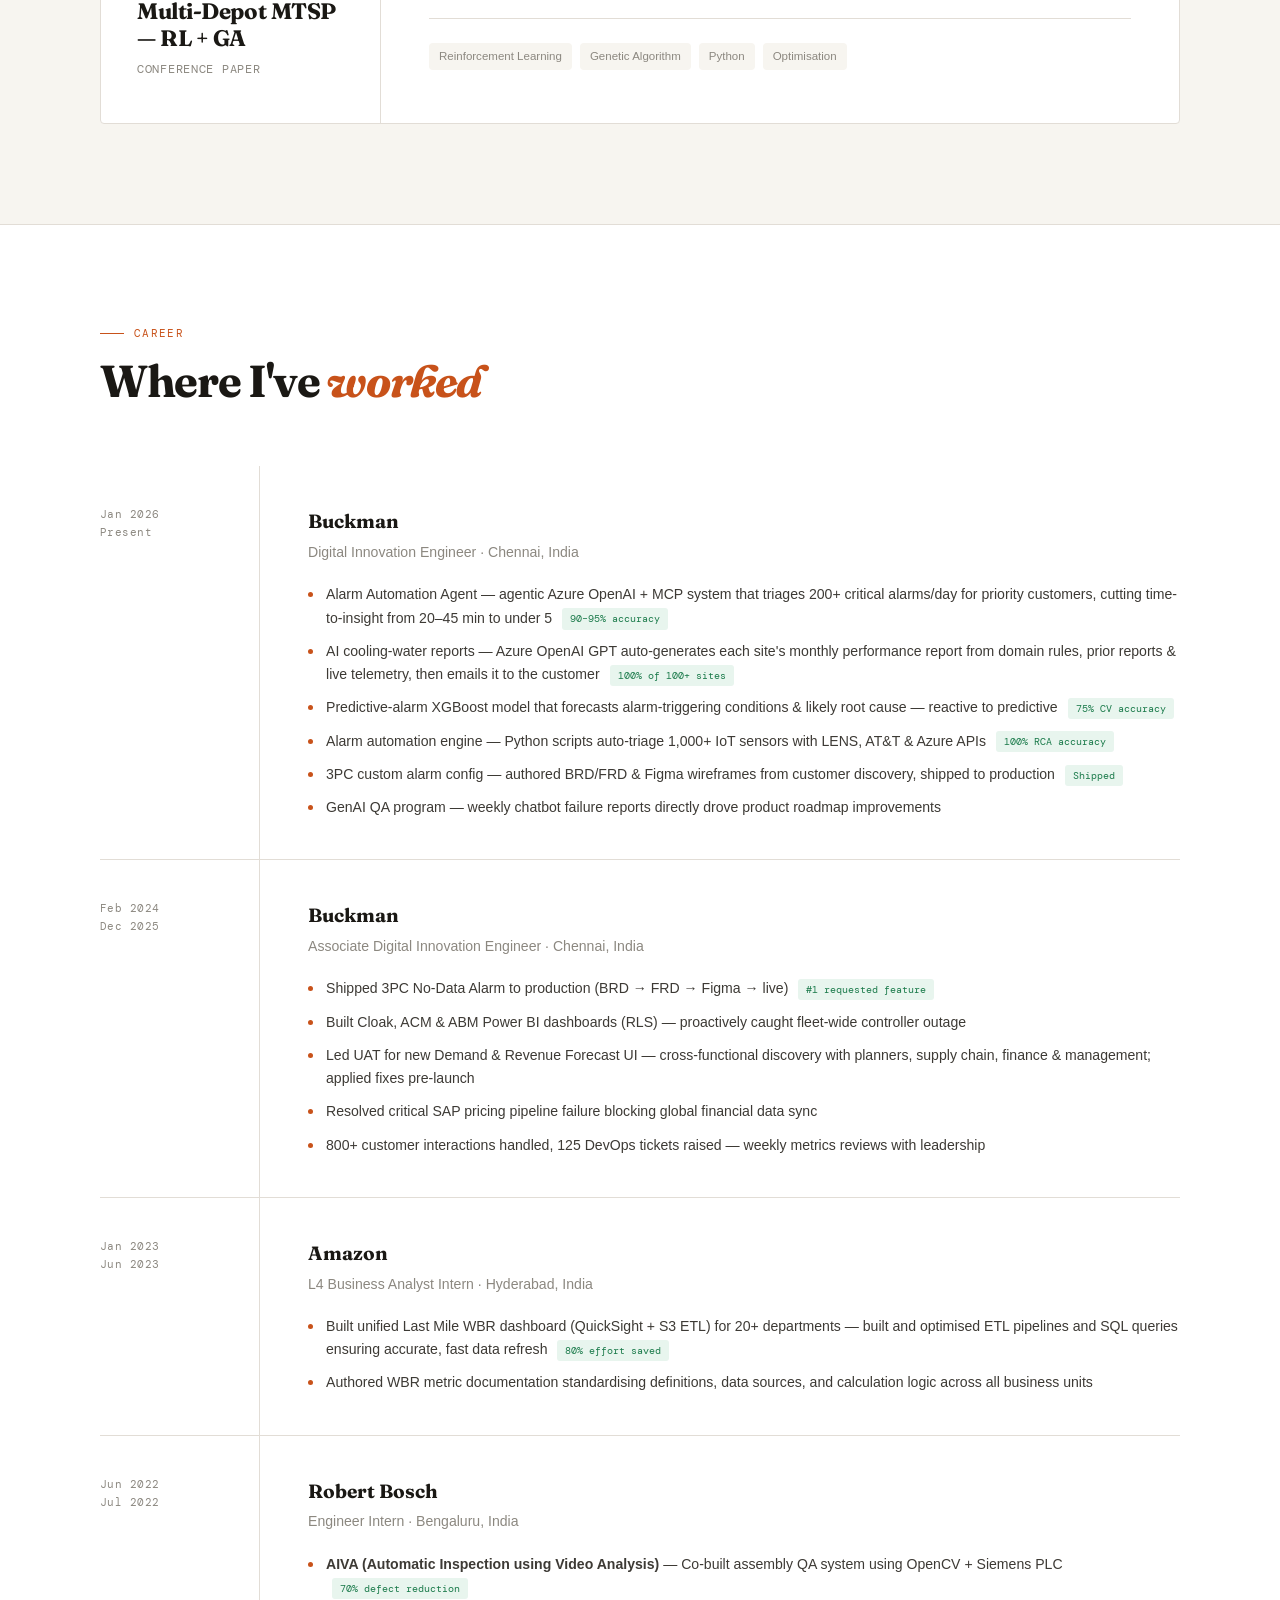
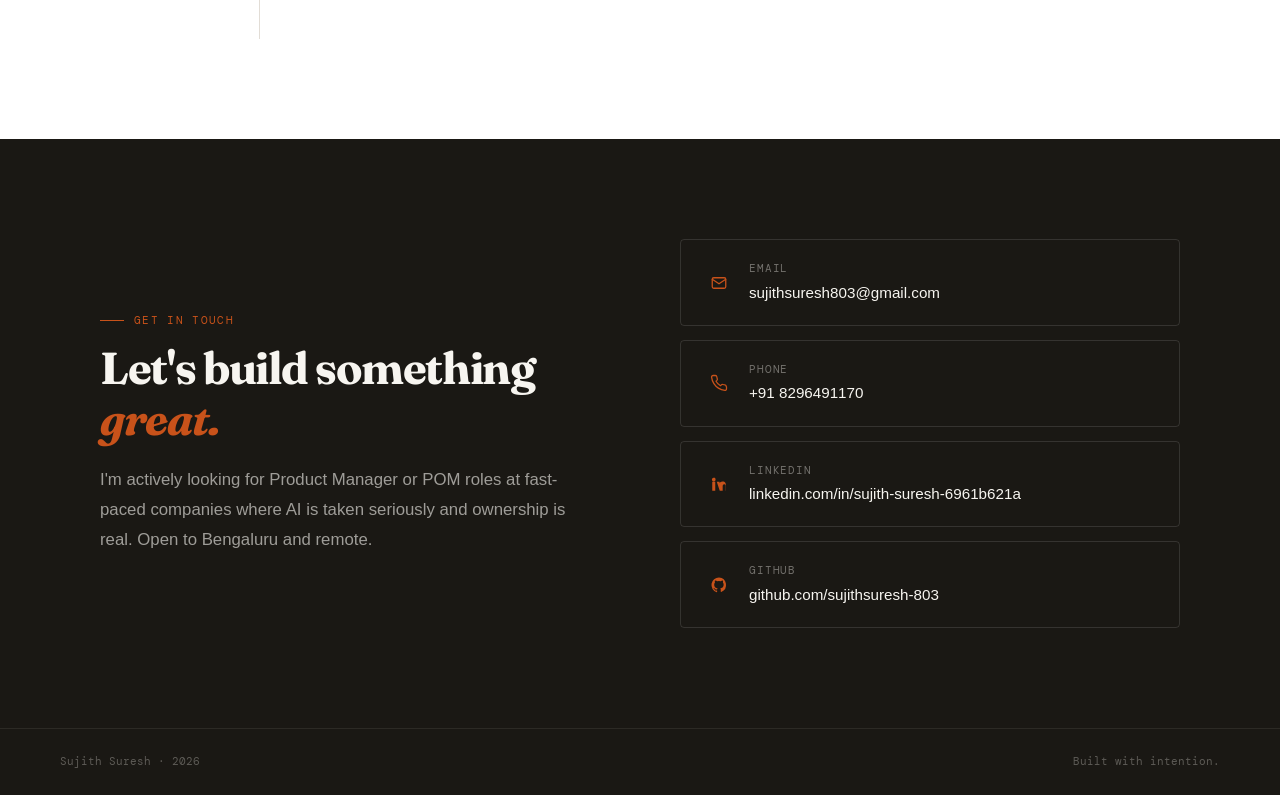
<file: portfolio_product_sujith.html>
<!DOCTYPE html>
<html lang="en">
<head>
<meta charset="UTF-8">
<meta name="viewport" content="width=device-width, initial-scale=1.0">
<title>Sujith Suresh — AI Product Manager</title>
<link href="https://fonts.googleapis.com/css2?family=Fraunces:ital,wght@0,300;0,400;0,600;0,700;1,300;1,400&family=Cabinet+Grotesk:wght@300;400;500;700;800&family=DM+Mono:wght@400;500&display=swap" rel="stylesheet">
<style>
  :root {
    --bg: #F7F5F0; --bg2: #EFEDE7; --white: #FFFFFF;
    --ink: #1A1814; --ink2: #3D3A35; --muted: #8C8880;
    --border: #E2DDD6; --accent: #C8521A; --accent2: #1A6CC8;
    --accent-light: #FDF0E8; --green: #1A7A4A; --green-light: #E8F5EE;
    --purple: #6B35C8; --purple-light: #F3EBFF;
    --gold: #B07A10; --gold-light: #FFF8EB;
  }
  *, *::before, *::after { box-sizing: border-box; margin: 0; padding: 0; }
  html { scroll-behavior: smooth; }
  body { background: var(--bg); color: var(--ink); font-family: 'Cabinet Grotesk', sans-serif; font-weight: 400; line-height: 1.6; overflow-x: hidden; }

  /* NAV */
  nav { position: fixed; top: 0; left: 0; right: 0; z-index: 100; padding: 0 60px; height: 64px; display: flex; justify-content: space-between; align-items: center; background: rgba(247,245,240,0.92); backdrop-filter: blur(16px); border-bottom: 1px solid var(--border); }
  .nav-logo { font-family: 'Fraunces', serif; font-weight: 700; font-size: 1.15rem; color: var(--ink); }
  .nav-logo span { color: var(--accent); }
  .nav-links { display: flex; gap: 32px; align-items: center; }
  .nav-links a { font-size: 0.82rem; font-weight: 500; color: var(--muted); text-decoration: none; letter-spacing: 0.05em; text-transform: uppercase; transition: color 0.2s; }
  .nav-links a:hover { color: var(--ink); }
  .nav-cta { background: var(--ink) !important; color: var(--bg) !important; padding: 8px 20px; border-radius: 100px; font-size: 0.8rem !important; letter-spacing: 0.03em !important; }
  .nav-cta:hover { background: var(--accent) !important; color: white !important; }

  /* HERO */
  #hero { min-height: 100vh; display: grid; grid-template-columns: 1fr 1fr; padding-top: 64px; }
  .hero-left { padding: 80px 60px; display: flex; flex-direction: column; justify-content: center; border-right: 1px solid var(--border); }
  .hero-right { padding: 80px 60px; display: flex; flex-direction: column; justify-content: center; background: var(--white); }
  .hero-eyebrow { font-family: 'DM Mono', monospace; font-size: 0.72rem; letter-spacing: 0.12em; color: var(--accent); text-transform: uppercase; margin-bottom: 24px; display: flex; align-items: center; gap: 10px; animation: fadeUp 0.5s ease both; }
  .hero-eyebrow::before { content: ''; width: 28px; height: 1px; background: var(--accent); }
  h1 { font-family: 'Fraunces', serif; font-size: clamp(2.8rem, 5vw, 4.5rem); font-weight: 700; line-height: 1.05; letter-spacing: -0.03em; margin-bottom: 28px; animation: fadeUp 0.5s 0.1s ease both; }
  h1 em { font-style: italic; color: var(--accent); }
  .hero-desc { font-size: 1.05rem; color: var(--ink2); line-height: 1.8; max-width: 480px; margin-bottom: 44px; animation: fadeUp 0.5s 0.2s ease both; }
  .hero-actions { display: flex; gap: 14px; flex-wrap: wrap; animation: fadeUp 0.5s 0.3s ease both; }
  .btn-dark { background: var(--ink); color: var(--bg); padding: 13px 28px; border-radius: 100px; font-size: 0.88rem; font-weight: 600; text-decoration: none; transition: background 0.2s, transform 0.2s; display: inline-flex; align-items: center; gap: 8px; }
  .btn-dark:hover { background: var(--accent); transform: translateY(-1px); }
  .btn-outline { background: transparent; color: var(--ink); padding: 13px 28px; border-radius: 100px; font-size: 0.88rem; font-weight: 500; text-decoration: none; border: 1.5px solid var(--border); transition: border-color 0.2s, transform 0.2s; display: inline-flex; align-items: center; gap: 8px; }
  .btn-outline:hover { border-color: var(--ink); transform: translateY(-1px); }
  .hero-stats-title { font-family: 'DM Mono', monospace; font-size: 0.68rem; letter-spacing: 0.1em; text-transform: uppercase; color: var(--muted); margin-bottom: 32px; animation: fadeUp 0.5s 0.15s ease both; }
  .stats-grid { display: grid; grid-template-columns: 1fr 1fr; gap: 1px; background: var(--border); border: 1px solid var(--border); animation: fadeUp 0.5s 0.25s ease both; }
  .stat-cell { background: var(--white); padding: 32px 28px; transition: background 0.2s; }
  .stat-cell:hover { background: var(--accent-light); }
  .stat-big { font-family: 'Fraunces', serif; font-size: 3rem; font-weight: 700; color: var(--ink); line-height: 1; letter-spacing: -0.04em; margin-bottom: 8px; }
  .stat-big span { color: var(--accent); font-size: 0.42em; letter-spacing: 0; margin-left: 3px; }
  .hero-stats-note { font-family: 'DM Mono', monospace; font-size: 0.68rem; letter-spacing: 0.03em; color: var(--muted); margin-top: 20px; line-height: 1.65; }
  .hero-stats-note strong { color: var(--ink); font-weight: 500; }
  .stat-desc { font-size: 0.82rem; color: var(--muted); line-height: 1.4; }
  .hero-brands { margin-top: 40px; animation: fadeUp 0.5s 0.35s ease both; }
  .brands-label { font-family: 'DM Mono', monospace; font-size: 0.65rem; letter-spacing: 0.1em; color: var(--muted); text-transform: uppercase; margin-bottom: 16px; }
  .brands-row { display: flex; gap: 12px; flex-wrap: wrap; }
  .brand-tag { font-size: 0.8rem; font-weight: 700; padding: 7px 16px; border-radius: 100px; border: 1.5px solid var(--border); color: var(--ink2); background: var(--bg); }

  @keyframes fadeUp { from { opacity:0; transform:translateY(20px); } to { opacity:1; transform:none; } }

  /* SHARED */
  .section-wrap { max-width: 1200px; margin: 0 auto; padding: 100px 60px; }
  .section-header { margin-bottom: 60px; }
  .eyebrow { font-family: 'DM Mono', monospace; font-size: 0.7rem; letter-spacing: 0.12em; color: var(--accent); text-transform: uppercase; margin-bottom: 12px; display: flex; align-items: center; gap: 10px; }
  .eyebrow::before { content: ''; width: 24px; height: 1px; background: var(--accent); }
  .section-title { font-family: 'Fraunces', serif; font-size: clamp(2rem, 3.5vw, 2.8rem); font-weight: 700; letter-spacing: -0.03em; line-height: 1.15; }
  .section-title em { font-style: italic; color: var(--accent); }

  /* AI TOOLS BANNER */
  #ai-tools { background: var(--ink); border-bottom: 1px solid rgba(255,255,255,0.06); }
  .ai-tools-inner { max-width: 1200px; margin: 0 auto; padding: 60px 60px; }
  .ai-tools-header { display: flex; justify-content: space-between; align-items: flex-end; margin-bottom: 40px; }
  .ai-tools-title { font-family: 'Fraunces', serif; font-size: clamp(1.6rem, 2.5vw, 2.2rem); font-weight: 700; color: var(--bg); letter-spacing: -0.03em; line-height: 1.2; }
  .ai-tools-title em { font-style: italic; color: var(--accent); }
  .ai-tools-sub { font-size: 0.82rem; color: rgba(247,245,240,0.4); font-family: 'DM Mono', monospace; letter-spacing: 0.06em; }
  .ai-tools-grid { display: grid; grid-template-columns: 1fr 1fr; gap: 2px; background: rgba(255,255,255,0.06); }
  .ai-tool-card { background: #1F1D18; padding: 36px 40px; transition: background 0.2s; }
  .ai-tool-card:hover { background: #252219; }
  .ai-tool-top { display: flex; justify-content: space-between; align-items: flex-start; margin-bottom: 16px; }
  .ai-tool-name { font-family: 'Fraunces', serif; font-size: 1.3rem; font-weight: 700; color: var(--bg); letter-spacing: -0.02em; display: flex; align-items: center; gap: 11px; }
  .tool-ic { display: inline-flex; color: var(--accent); flex-shrink: 0; }
  .tool-ic svg { display: block; }
  .ai-tool-links { display: flex; gap: 10px; }
  .ai-tool-link { font-family: 'DM Mono', monospace; font-size: 0.65rem; letter-spacing: 0.08em; text-transform: uppercase; padding: 5px 12px; border-radius: 4px; text-decoration: none; font-weight: 500; transition: opacity 0.2s; }
  .ai-tool-link:hover { opacity: 0.75; }
  .link-live { background: var(--accent); color: white; }
  .link-gh { background: rgba(255,255,255,0.1); color: rgba(247,245,240,0.7); }
  .ai-tool-desc { font-size: 0.9rem; color: rgba(247,245,240,0.55); line-height: 1.75; margin-bottom: 20px; }
  .ai-tool-stack { display: flex; flex-wrap: wrap; gap: 8px; }
  .stack-tag { font-size: 0.72rem; color: rgba(247,245,240,0.4); background: rgba(255,255,255,0.06); padding: 4px 10px; border-radius: 4px; font-family: 'DM Mono', monospace; }

  /* ABOUT */
  #about { background: var(--white); border-top: 1px solid var(--border); border-bottom: 1px solid var(--border); }
  .about-grid { display: grid; grid-template-columns: 1.2fr 1fr; gap: 80px; align-items: start; }
  .about-body p { font-size: 1.05rem; color: var(--ink2); line-height: 1.85; margin-bottom: 20px; }
  .about-body p strong { color: var(--ink); font-weight: 600; }
  .about-body p:first-child { font-family: 'Fraunces', serif; font-size: 1.25rem; font-weight: 400; line-height: 1.6; color: var(--ink); }
  .skills-stack { display: flex; flex-direction: column; gap: 24px; }
  .skill-group-label { font-family: 'DM Mono', monospace; font-size: 0.65rem; letter-spacing: 0.1em; color: var(--muted); text-transform: uppercase; margin-bottom: 10px; }
  .skill-pills { display: flex; flex-wrap: wrap; gap: 8px; }
  .pill { font-size: 0.78rem; font-weight: 500; padding: 5px 13px; border-radius: 100px; border: 1.5px solid var(--border); color: var(--ink2); background: var(--bg); transition: border-color 0.2s, color 0.2s; }
  .pill.hot { border-color: var(--accent); color: var(--accent); background: var(--accent-light); }

  /* PROJECTS */
  #projects { background: var(--bg); }
  .projects-list { display: flex; flex-direction: column; gap: 3px; }
  .case-card { background: var(--white); border: 1px solid var(--border); border-radius: 4px; overflow: hidden; transition: box-shadow 0.25s, transform 0.25s; }
  .case-card:hover { box-shadow: 0 8px 40px rgba(0,0,0,0.08); transform: translateY(-2px); }
  .case-inner { display: grid; grid-template-columns: 280px 1fr; }
  .case-left { padding: 44px 36px; border-right: 1px solid var(--border); display: flex; flex-direction: column; justify-content: space-between; }
  .case-right { padding: 44px 48px; }
  .case-number { font-family: 'Fraunces', serif; font-size: 5rem; font-weight: 700; color: var(--border); line-height: 1; letter-spacing: -0.05em; margin-bottom: 24px; }
  .case-badge { display: inline-flex; align-items: center; gap: 6px; font-family: 'DM Mono', monospace; font-size: 0.65rem; letter-spacing: 0.08em; text-transform: uppercase; padding: 5px 12px; border-radius: 4px; font-weight: 500; margin-bottom: 16px; }
  .badge-prod { background: var(--green-light); color: var(--green); }
  .badge-ai { background: var(--accent-light); color: var(--accent); }
  .badge-uat { background: #EBF3FF; color: var(--accent2); }
  .badge-ml { background: var(--purple-light); color: var(--purple); }
  .badge-pub { background: var(--gold-light); color: var(--gold); }
  .badge-dot { width: 5px; height: 5px; border-radius: 50%; background: currentColor; }
  .case-title { font-family: 'Fraunces', serif; font-size: 1.4rem; font-weight: 700; letter-spacing: -0.02em; line-height: 1.2; margin-bottom: 8px; }
  .case-company { font-size: 0.75rem; color: var(--muted); font-family: 'DM Mono', monospace; letter-spacing: 0.06em; }
  .case-links { display: flex; gap: 8px; margin-top: 20px; }
  .case-link { font-family: 'DM Mono', monospace; font-size: 0.65rem; letter-spacing: 0.08em; text-transform: uppercase; padding: 6px 14px; border-radius: 4px; text-decoration: none; font-weight: 500; transition: opacity 0.2s; }
  .case-link:hover { opacity: 0.75; }
  .case-link-live { background: var(--accent); color: white; }
  .case-link-gh { background: var(--bg2); color: var(--ink2); border: 1px solid var(--border); }
  .psi { display: flex; flex-direction: column; gap: 20px; margin-bottom: 28px; }
  .psi-row { display: grid; grid-template-columns: 90px 1fr; gap: 16px; align-items: baseline; }
  .psi-label { font-family: 'DM Mono', monospace; font-size: 0.65rem; letter-spacing: 0.1em; text-transform: uppercase; color: var(--muted); padding-top: 2px; }
  .psi-text { font-size: 0.92rem; color: var(--ink2); line-height: 1.65; }
  .psi-text strong { color: var(--ink); font-weight: 600; }
  .impact-bar { display: flex; flex-wrap: wrap; gap: 10px; }
  .impact-chip { font-family: 'DM Mono', monospace; font-size: 0.72rem; padding: 6px 14px; border-radius: 4px; background: var(--green-light); color: var(--green); font-weight: 500; }
  .impact-chip.blue { background: #EBF3FF; color: var(--accent2); }
  .impact-chip.orange { background: var(--accent-light); color: var(--accent); }
  .case-tech { display: flex; flex-wrap: wrap; gap: 8px; margin-top: 24px; padding-top: 24px; border-top: 1px solid var(--border); }
  .tech { font-size: 0.72rem; color: var(--muted); background: var(--bg); padding: 4px 10px; border-radius: 4px; }

  /* EXPERIENCE */
  #experience { background: var(--white); border-top: 1px solid var(--border); }
  .exp-grid { display: grid; grid-template-columns: 160px 1fr; }
  .exp-date-col { padding: 40px 32px 40px 0; border-right: 1px solid var(--border); border-bottom: 1px solid var(--border); }
  .exp-content-col { padding: 40px 0 40px 48px; border-bottom: 1px solid var(--border); }
  .exp-date-col.last, .exp-content-col.last { border-bottom: none; }
  .exp-dates { font-family: 'DM Mono', monospace; font-size: 0.7rem; color: var(--muted); letter-spacing: 0.04em; line-height: 1.6; }
  .exp-company { font-family: 'Fraunces', serif; font-size: 1.2rem; font-weight: 700; margin-bottom: 4px; }
  .exp-role { font-size: 0.88rem; color: var(--muted); margin-bottom: 20px; }
  .exp-bullets { list-style: none; display: flex; flex-direction: column; gap: 10px; }
  .exp-bullets li { font-size: 0.88rem; color: var(--ink2); padding-left: 18px; position: relative; line-height: 1.65; }
  .exp-bullets li::before { content: ''; position: absolute; left: 0; top: 9px; width: 5px; height: 5px; border-radius: 50%; background: var(--accent); }
  .exp-tag { display: inline-block; font-family: 'DM Mono', monospace; font-size: 0.65rem; background: var(--green-light); color: var(--green); padding: 2px 8px; border-radius: 3px; margin-left: 6px; vertical-align: middle; }

  /* CONTACT */
  #contact { background: var(--ink); color: var(--bg); }
  #contact .section-title { color: var(--bg); }
  #contact .eyebrow { color: var(--accent); }
  #contact .eyebrow::before { background: var(--accent); }
  .contact-grid { display: grid; grid-template-columns: 1fr 1fr; gap: 80px; align-items: center; }
  .contact-left p { font-size: 1.05rem; color: rgba(247,245,240,0.6); line-height: 1.8; margin-top: 20px; }
  .contact-links { display: flex; flex-direction: column; gap: 14px; }
  .contact-link { display: flex; align-items: center; gap: 16px; padding: 20px 24px; border: 1px solid rgba(247,245,240,0.12); border-radius: 4px; text-decoration: none; color: var(--bg); transition: background 0.2s, border-color 0.2s; }
  .contact-link:hover { background: rgba(247,245,240,0.06); border-color: rgba(247,245,240,0.25); }
  .cl-icon { width: 28px; display: inline-flex; align-items: center; justify-content: center; color: var(--accent); flex-shrink: 0; font-family: 'Fraunces', serif; font-weight: 700; font-size: 1rem; }
  .cl-icon svg { display: block; }
  .cl-label { font-size: 0.68rem; font-family: 'DM Mono', monospace; letter-spacing: 0.08em; color: rgba(247,245,240,0.4); text-transform: uppercase; margin-bottom: 3px; }
  .cl-value { font-size: 0.95rem; font-weight: 500; }

  footer { background: var(--ink); border-top: 1px solid rgba(247,245,240,0.08); padding: 24px 60px; display: flex; justify-content: space-between; }
  footer span { font-family: 'DM Mono', monospace; font-size: 0.68rem; color: rgba(247,245,240,0.3); }

  .reveal { opacity: 0; transform: translateY(24px); transition: opacity 0.6s ease, transform 0.6s ease; }
  .reveal.visible { opacity: 1; transform: none; }

  @media (max-width: 960px) {
    nav { padding: 0 24px; } .nav-links { display: none; }
    #hero { grid-template-columns: 1fr; }
    .hero-left, .hero-right { padding: 60px 24px; }
    .section-wrap, .ai-tools-inner { padding: 60px 24px; }
    .about-grid, .contact-grid { grid-template-columns: 1fr; gap: 48px; }
    .case-inner { grid-template-columns: 1fr; }
    .case-left { border-right: none; border-bottom: 1px solid var(--border); }
    .exp-grid { grid-template-columns: 1fr; }
    .exp-date-col { border-right: none; border-bottom: none; padding: 32px 0 0; }
    .exp-content-col { padding: 12px 0 32px; }
    .ai-tools-grid { grid-template-columns: 1fr; }
    .ai-tools-header { flex-direction: column; align-items: flex-start; gap: 8px; }
  }
</style>
</head>
<body>

<nav>
  <div class="nav-logo">Sujith<span>.</span></div>
  <div class="nav-links">
    <a href="#ai-tools">AI Tools</a>
    <a href="#about">About</a>
    <a href="#projects">Work</a>
    <a href="#experience">Experience</a>
    <a href="#contact" class="nav-cta">Say Hello</a>
  </div>
</nav>

<!-- HERO -->
<section id="hero">
  <div class="hero-left">
    <div class="hero-eyebrow">AI Product Manager</div>
    <h1>Building AI products that <em>actually</em> ship.</h1>
    <p class="hero-desc">I sit at the intersection of product thinking, AI engineering, and cross-functional delivery — owning features end-to-end from BRD to production on a SaaS platform used across 50+ countries. I also build AI tools in my own time.</p>
    <div class="hero-actions">
      <a href="#ai-tools" class="btn-dark"><svg viewBox="0 0 24 24" width="15" height="15" fill="currentColor" aria-hidden="true"><path d="M13 2 4.5 13.5H11l-1 8.5L19.5 10.5H13z"/></svg> My AI Tools</a>
      <a href="#projects" class="btn-outline">View All Work</a>
    </div>
  </div>
  <div class="hero-right">
    <div class="hero-stats-title">Impact by numbers</div>
    <div class="stats-grid">
      <div class="stat-cell">
        <div class="stat-big">$200K<span>/yr</span></div>
        <div class="stat-desc">Licensing cost cut by consolidating pricing onto one platform</div>
      </div>
      <div class="stat-cell">
        <div class="stat-big">90–95<span>%</span></div>
        <div class="stat-desc">Agentic-AI triage accuracy on 200+ critical alarms/day for priority customers</div>
      </div>
      <div class="stat-cell">
        <div class="stat-big">50<span>+</span></div>
        <div class="stat-desc">Countries using features I shipped</div>
      </div>
      <div class="stat-cell">
        <div class="stat-big">100<span>+</span></div>
        <div class="stat-desc">Industrial sites on zero-touch automated reporting</div>
      </div>
    </div>
    <div class="hero-stats-note"><strong>5 products shipped solo</strong> · <strong>6 AI &amp; ML systems built</strong> — on my own &amp; in production at Buckman</div>
    <div class="hero-brands">
      <div class="brands-label">Experience at</div>
      <div class="brands-row">
        <span class="brand-tag">Buckman</span>
        <span class="brand-tag">Amazon</span>
        <span class="brand-tag">Bosch</span>
      </div>
    </div>
  </div>
</section>

<!-- AI TOOLS SECTION -->
<section id="ai-tools">
  <div class="ai-tools-inner">
    <div class="ai-tools-header reveal">
      <div>
        <div style="font-family:'DM Mono',monospace;font-size:0.7rem;letter-spacing:0.12em;color:var(--accent);text-transform:uppercase;margin-bottom:10px;display:flex;align-items:center;gap:10px;"><span style="width:24px;height:1px;background:var(--accent);display:inline-block"></span>Projects &amp; Builds</div>
        <div class="ai-tools-title">Built from scratch. <em>Open-sourced &amp; live.</em></div>
      </div>
      <div class="ai-tools-sub">Python &middot; Claude &middot; MCP &middot; RAG &middot; Knowledge Graphs &middot; Ad-Tech &middot; Product Strategy</div>
    </div>
    <div class="ai-tools-grid reveal">

      <div class="ai-tool-card">
        <div class="ai-tool-top">
          <div class="ai-tool-name"><span class="tool-ic"><svg viewBox="0 0 24 24" width="19" height="19" fill="none" stroke="currentColor" stroke-width="1.7" stroke-linecap="round" stroke-linejoin="round" aria-hidden="true"><path d="M3 21h18"/><path d="M5 21V7l7-4 7 4v14"/><path d="M9 21v-5h6v5"/></svg></span>PGDesk</div>
          <div class="ai-tool-links">
            <a href="https://pgdesk.svenelle.workers.dev" target="_blank" class="ai-tool-link link-live">Live &#8599;</a>
            <a href="https://github.com/sujithsuresh-803/PGDesk" target="_blank" class="ai-tool-link link-gh">GitHub</a>
          </div>
        </div>
        <p class="ai-tool-desc">Multi-tenant property-management SaaS running a real 20-room, 75-tenant paying-guest building &mdash; room allotment from a public apply link, automatic electricity-bill splitting, a rent ledger and SLA-backed maintenance tickets. Tenant isolation is enforced in <strong>Postgres row-level security</strong> rather than application code, verified with a script that signs in as a real tenant and diffs what exists against what they can read. Bill splitting runs as a Postgres function in integer paise with remainder distribution, so per-head shares reconcile to the room total exactly. Ships on free-tier infrastructure (~&#8377;75/month) with UPI deep links instead of a payment gateway.</p>
        <div class="ai-tool-stack">
          <span class="stack-tag">Next.js 16</span>
          <span class="stack-tag">TypeScript</span>
          <span class="stack-tag">PostgreSQL</span>
          <span class="stack-tag">Supabase</span>
          <span class="stack-tag">Row-Level Security</span>
          <span class="stack-tag">Cloudflare Workers</span>
          <span class="stack-tag">PWA</span>
        </div>

      <div class="ai-tool-card">
        <div class="ai-tool-top">
          <div class="ai-tool-name"><span class="tool-ic"><svg viewBox="0 0 24 24" width="19" height="19" fill="none" stroke="currentColor" stroke-width="1.7" stroke-linecap="round" stroke-linejoin="round" aria-hidden="true"><path d="M19.6 12.6 12 20.2a1.9 1.9 0 0 1-2.7 0l-6-6A1.9 1.9 0 0 1 2.8 12V4.5A1.7 1.7 0 0 1 4.5 2.8H12a1.9 1.9 0 0 1 1.3.6l6.3 6.3a1.9 1.9 0 0 1 0 2.9Z"/><circle cx="7.5" cy="7.5" r="1.2"/></svg></span>Deal Hunter</div>
          <div class="ai-tool-links">
            <a href="https://deal-hunter-mcp.streamlit.app/" target="_blank" class="ai-tool-link link-live">Live Demo &#8599;</a>
            <a href="https://github.com/sujithsuresh-803/deal-hunter" target="_blank" class="ai-tool-link link-gh">GitHub</a>
          </div>
        </div>
        <p class="ai-tool-desc">An agentic AI that finds the true price of a product — after the best coupon and the bank offer on a card you already own — across Amazon.in, Flipkart, and HP India. <strong>Claude Opus 5</strong> orchestrates the scraping, product-matching, and coupon/card-stacking tools over <strong>MCP</strong> (Model Context Protocol), with one shared engine powering a FastAPI web app, a Streamlit demo, and the MCP server.</p>
        <div class="ai-tool-stack">
          <span class="stack-tag">Python</span>
          <span class="stack-tag">Claude Opus 5</span>
          <span class="stack-tag">MCP</span>
          <span class="stack-tag">FastAPI</span>
          <span class="stack-tag">Streamlit</span>
          <span class="stack-tag">Web Scraping</span>
        </div>
      </div>

      <div class="ai-tool-card">
        <div class="ai-tool-top">
          <div class="ai-tool-name"><span class="tool-ic"><svg viewBox="0 0 24 24" width="19" height="19" fill="none" stroke="currentColor" stroke-width="1.7" stroke-linecap="round" stroke-linejoin="round" aria-hidden="true"><path d="M3 3v18h18"/><path d="m7 13 3-3 3 2 5-6"/><path d="M18 6h3v3"/></svg></span>FinSight AI</div>
          <div class="ai-tool-links">
            <a href="https://finsight-ai-report.streamlit.app" target="_blank" class="ai-tool-link link-live">Live Demo &#8599;</a>
            <a href="https://github.com/sujithsuresh-803/finsight" target="_blank" class="ai-tool-link link-gh">GitHub</a>
          </div>
        </div>
        <p class="ai-tool-desc">AI-powered personal finance tool — upload any bank statement CSV and get a financial health score /100, automatic anomaly detection (duplicate charges, spending spikes), AI-categorised spending breakdown, conversational AI chat, and a CFO-style monthly report. Built with a privacy toggle that anonymises merchant data before sending to AI.</p>
        <div class="ai-tool-stack">
          <span class="stack-tag">Python</span>
          <span class="stack-tag">Gemini 2.5 Flash</span>
          <span class="stack-tag">Streamlit</span>
          <span class="stack-tag">Plotly</span>
          <span class="stack-tag">Pandas</span>
          <span class="stack-tag">Prompt Engineering</span>
        </div>
      </div>
      <div class="ai-tool-card">
        <div class="ai-tool-top">
          <div class="ai-tool-name"><span class="tool-ic"><svg viewBox="0 0 24 24" width="19" height="19" fill="none" stroke="currentColor" stroke-width="1.7" stroke-linecap="round" stroke-linejoin="round" aria-hidden="true"><path d="M21 11.5a8 8 0 0 1-11.6 7.1L3 20.5l1.9-6.4A8 8 0 1 1 21 11.5Z"/></svg></span>VoC Intelligence Platform</div>
          <div class="ai-tool-links">
            <a href="https://voc-pgqvcesvparenwdz59rynz.streamlit.app" target="_blank" class="ai-tool-link link-live">Live Demo &#8599;</a>
            <a href="https://github.com/sujithsuresh-803/voc-platform" target="_blank" class="ai-tool-link link-gh">GitHub</a>
          </div>
        </div>
        <p class="ai-tool-desc">AI-powered Voice of Customer platform that ingests raw customer feedback from any source, auto-tags every item by theme, sentiment, and severity, detects emerging product quality patterns, and generates an executive-ready priority matrix and insights report. Built after handling 800+ real customer interactions at Buckman and seeing the gap firsthand.</p>
        <div class="ai-tool-stack">
          <span class="stack-tag">Python</span>
          <span class="stack-tag">Gemini 2.5 Flash</span>
          <span class="stack-tag">Streamlit</span>
          <span class="stack-tag">Pandas</span>
          <span class="stack-tag">LLM API Integration</span>
          <span class="stack-tag">Prompt Engineering</span>
        </div>
      </div>
      <div class="ai-tool-card">
        <div class="ai-tool-top">
          <div class="ai-tool-name"><span class="tool-ic"><svg viewBox="0 0 24 24" width="19" height="19" fill="none" stroke="currentColor" stroke-width="1.7" stroke-linecap="round" stroke-linejoin="round" aria-hidden="true"><circle cx="12" cy="12" r="9"/><circle cx="12" cy="12" r="5"/><circle cx="12" cy="12" r="1.4"/></svg></span>PriorityLens</div>
          <div class="ai-tool-links">
            <a href="https://sujithsuresh-803.github.io/prioritylens" target="_blank" class="ai-tool-link link-live">Live Demo &#8599;</a>
            <a href="https://github.com/sujithsuresh-803/prioritylens" target="_blank" class="ai-tool-link link-gh">GitHub</a>
          </div>
        </div>
        <p class="ai-tool-desc">A PM-native feature prioritisation dashboard that scores and ranks backlogs using RICE, ICE, and MoSCoW frameworks simultaneously. The framework comparison view surfaces when rankings disagree — the most valuable signal for unstable priorities. Built after seeing gut-feel prioritisation debates slow decisions at Buckman.</p>
        <div class="ai-tool-stack">
          <span class="stack-tag">React</span>
          <span class="stack-tag">Recharts</span>
          <span class="stack-tag">JavaScript</span>
          <span class="stack-tag">RICE / ICE / MoSCoW</span>
          <span class="stack-tag">CSV Export</span>
        </div>
      </div>

      <div class="ai-tool-card">
        <div class="ai-tool-top">
          <div class="ai-tool-name"><span class="tool-ic"><svg viewBox="0 0 24 24" width="19" height="19" fill="none" stroke="currentColor" stroke-width="1.7" stroke-linecap="round" stroke-linejoin="round" aria-hidden="true"><rect x="2" y="4" width="20" height="16" rx="3"/><path d="m10 9 5 3-5 3Z"/></svg></span>VAST Video Ad-Tag Inspector</div>
          <div class="ai-tool-links">
            <a href="https://github.com/sujithsuresh-803/vast-ad-inspector" target="_blank" class="ai-tool-link link-gh">GitHub</a>
          </div>
        </div>
        <p class="ai-tool-desc">An implementation-review tool for video ad serving. It parses a <strong>VAST</strong> ad tag (the IAB standard <strong>Google Ad Manager</strong> serves for video/CTV) and validates it against ad-serving best practices &mdash; impression &amp; quartile tracking, MP4/adaptive-bitrate device reach, VPAID deprecation, wrapper-chain depth, and Open Measurement (OM SDK) viewability &mdash; returning a partner-ready PASS/WARN/FAIL report with a health score.</p>
        <div class="ai-tool-stack">
          <span class="stack-tag">Python</span>
          <span class="stack-tag">IAB VAST 4.x</span>
          <span class="stack-tag">XML</span>
          <span class="stack-tag">Ad-Tech</span>
          <span class="stack-tag">CTV / Video</span>
        </div>
      </div>

      <div class="ai-tool-card">
        <div class="ai-tool-top">
          <div class="ai-tool-name"><span class="tool-ic"><svg viewBox="0 0 24 24" width="19" height="19" fill="none" stroke="currentColor" stroke-width="1.7" stroke-linecap="round" stroke-linejoin="round" aria-hidden="true"><circle cx="5" cy="6" r="2"/><circle cx="19" cy="7" r="2"/><circle cx="12" cy="18" r="2"/><path d="M6.8 7.2 10.6 16M17.2 8.4 13.2 16.4M7 6.2l10 .6"/></svg></span>OntoGraph</div>
          <div class="ai-tool-links">
            <a href="https://github.com/sujithsuresh-803/ontograph" target="_blank" class="ai-tool-link link-gh">GitHub</a>
          </div>
        </div>
        <p class="ai-tool-desc">An enterprise <strong>knowledge graph</strong> for the Order-to-Cash process: an OWL/RDFS ontology queried with <strong>SPARQL</strong>, quality-checked with <strong>SHACL</strong> shapes, and served through a <strong>GraphRAG</strong> layer that answers natural-language business questions by generating SPARQL, traversing the graph, and grounding an LLM on the retrieved facts. The semantic-layer counterpart to RAGgraph.</p>
        <div class="ai-tool-stack">
          <span class="stack-tag">Python</span>
          <span class="stack-tag">rdflib</span>
          <span class="stack-tag">SPARQL</span>
          <span class="stack-tag">SHACL</span>
          <span class="stack-tag">OWL / RDFS</span>
          <span class="stack-tag">GraphRAG</span>
        </div>
      </div>

      <div class="ai-tool-card">
        <div class="ai-tool-top">
          <div class="ai-tool-name"><span class="tool-ic"><svg viewBox="0 0 24 24" width="19" height="19" fill="none" stroke="currentColor" stroke-width="1.7" stroke-linecap="round" stroke-linejoin="round" aria-hidden="true"><path d="M6 3h8a4 4 0 0 1 0 8H8"/><path d="M6 7h13"/><path d="M6 11h9"/><path d="m9 11 6 10"/></svg></span>Google Pay Monetization Strategy</div>
          <div class="ai-tool-links">
            <a href="https://github.com/sujithsuresh-803/gpay-monetization-analysis" target="_blank" class="ai-tool-link link-gh">GitHub</a>
          </div>
        </div>
        <p class="ai-tool-desc">A product-strategy case study on how <strong>Google Pay</strong> can grow revenue in India despite zero-MDR UPI &mdash; reframing the play as monetising purchase intent and data one layer up (credit &amp; financial-services distribution), with a <strong>RICE</strong>-prioritised roadmap and a transparent Python revenue sensitivity model across conservative / base / aggressive scenarios.</p>
        <div class="ai-tool-stack">
          <span class="stack-tag">Product Strategy</span>
          <span class="stack-tag">Python</span>
          <span class="stack-tag">Pandas</span>
          <span class="stack-tag">Matplotlib</span>
          <span class="stack-tag">RICE</span>
        </div>
      </div>

      <div class="ai-tool-card">
        <div class="ai-tool-top">
          <div class="ai-tool-name"><span class="tool-ic"><svg viewBox="0 0 24 24" width="19" height="19" fill="none" stroke="currentColor" stroke-width="1.7" stroke-linecap="round" stroke-linejoin="round" aria-hidden="true"><circle cx="11" cy="11" r="7"/><path d="m21 21-4.3-4.3"/></svg></span>Splunk Ops Analytics</div>
          <div class="ai-tool-links">
            <a href="https://github.com/sujithsuresh-803/splunk-ops-analytics" target="_blank" class="ai-tool-link link-gh">GitHub</a>
          </div>
        </div>
        <p class="ai-tool-desc">An operations-analytics project on <strong>Splunk</strong>: <strong>SPL</strong> queries and a dashboard over sample application and infrastructure logs &mdash; surfacing error-rate spikes, latency percentiles, and the top failing endpoints so an ops team can triage incidents faster.</p>
        <div class="ai-tool-stack">
          <span class="stack-tag">Splunk</span>
          <span class="stack-tag">SPL</span>
          <span class="stack-tag">Dashboards</span>
          <span class="stack-tag">Log Analytics</span>
        </div>
      </div>

      </div>

      <div class="ai-tool-card">
        <div class="ai-tool-top">
          <div class="ai-tool-name"><span class="tool-ic"><svg viewBox="0 0 24 24" width="19" height="19" fill="none" stroke="currentColor" stroke-width="1.7" stroke-linecap="round" stroke-linejoin="round" aria-hidden="true"><path d="M3 3v18h18"/><path d="m7 14 3.5-4 3 3L20 7"/><path d="M20 11V7h-4"/></svg></span>Quant Trader</div>
        </div>
        <p class="ai-tool-desc">A paper-trading system for NSE stocks, F&amp;O and index options &mdash; real market data via <strong>Yahoo Finance</strong> with simulated execution against &#8377;5,00,000 of paper capital. Four strategies (momentum, mean reversion, options theta, and a six-indicator composite) run over EMA, RSI, MACD, Bollinger and ATR signals, and every signal carries an entry, an ATR-sized stop-loss, a target and a risk/reward ratio, with position sizing derived from capital per trade. <em>Simulated end to end &mdash; no broker integration, no real money, and not investment advice.</em> Runs locally; not yet deployed.</p>
        <div class="ai-tool-stack">
          <span class="stack-tag">Python</span>
          <span class="stack-tag">Flask</span>
          <span class="stack-tag">yfinance</span>
          <span class="stack-tag">Pandas / NumPy</span>
          <span class="stack-tag">Technical Indicators</span>
          <span class="stack-tag">Paper Trading</span>
        </div>
      </div>

      <div class="ai-tool-card">
        <div class="ai-tool-top">
          <div class="ai-tool-name"><span class="tool-ic"><svg viewBox="0 0 24 24" width="19" height="19" fill="none" stroke="currentColor" stroke-width="1.7" stroke-linecap="round" stroke-linejoin="round" aria-hidden="true"><path d="M3 9h13v5a4 4 0 0 1-4 4H7a4 4 0 0 1-4-4Z"/><path d="M16 10h2.5a2.5 2.5 0 0 1 0 5H16"/><path d="M6 3v2M9.5 3v2M13 3v2"/></svg></span>ch.ai</div>
        </div>
        <p class="ai-tool-desc">A parody chatbot that answers like a stereotypical Indian <strong>aunty</strong> (nosy, marriage-obsessed) or <strong>uncle</strong> (lectures, WhatsApp forwards, fixed deposits). Built to see how far a free tier goes: <strong>Llama 3.3 70B</strong> via Cloudflare <strong>Workers AI</strong>, a one-page truck-art-themed frontend, a per-IP rate limit backed by <strong>KV</strong>, and scripted fallback replies so the site degrades into something still usable when the model is unavailable. Entirely free to run. Built for fun; not yet deployed.</p>
        <div class="ai-tool-stack">
          <span class="stack-tag">Cloudflare Pages</span>
          <span class="stack-tag">Workers AI</span>
          <span class="stack-tag">Llama 3.3 70B</span>
          <span class="stack-tag">KV</span>
          <span class="stack-tag">Vanilla JS</span>
        </div>
      </div>

    </div>
  </div>
</section>

<!-- ABOUT -->
<section id="about">
  <div class="section-wrap">
    <div class="about-grid reveal">
      <div class="about-body">
        <div class="eyebrow">About me</div>
        <p>AI product enthusiast who builds things that actually ship.</p>
        <p>I'm technical enough to architect <strong>Azure pipelines</strong>, write <strong>Python automation scripts</strong>, and ship AI-powered features end-to-end — and people-smart enough to align global Sales, CSE, and Engineering teams around a shared goal. <strong>Communication and cross-functional collaboration</strong> aren't buzzwords for me; they're how I've delivered consistently across EMENA, RSA, and NA.</p>
        <p>I thrive in fast-paced companies where <strong>AI is taken seriously</strong>, ownership is real, and the work actually matters. Outside work I build AI tools — FinSight AI and VoC Platform are live and free to use.</p>
        <p>Outside of work, I'm a tech enthusiast who genuinely enjoys keeping up with the latest in gadgets, mobiles, and laptops — not just as a hobby, but because staying close to technology as a consumer makes me a better product thinker. I'm a football fan and a theatre person — I served as <strong>President of my college theatre club</strong>, where I led and organised events that brought together students across departments. That experience taught me more about stakeholder management, creative collaboration, and pulling off something under pressure than I expected at the time.</p>
      </div>
      <div class="skills-stack reveal">
        <div>
          <div class="skill-group-label">Product</div>
          <div class="skill-pills"><span class="pill hot">BRD / FRD</span><span class="pill hot">Figma</span><span class="pill hot">UAT</span><span class="pill">Agile / Scrum</span><span class="pill">Stakeholder Mgmt</span><span class="pill">Roadmapping</span></div>
        </div>
        <div>
          <div class="skill-group-label">AI &amp; Engineering</div>
          <div class="skill-pills"><span class="pill hot">Python</span><span class="pill hot">Gemini API</span><span class="pill hot">Streamlit</span><span class="pill">Azure IoT</span><span class="pill">Prompt Engineering</span><span class="pill">OpenCV</span><span class="pill">TensorFlow</span></div>
        </div>
        <div>
          <div class="skill-group-label">Data &amp; BI</div>
          <div class="skill-pills"><span class="pill hot">Power BI (RLS)</span><span class="pill">SQL</span><span class="pill">AWS QuickSight</span><span class="pill">AWS S3 / Redshift</span><span class="pill">ETL Pipelines</span></div>
        </div>
      </div>
    </div>
  </div>
</section>

<!-- PROJECTS -->
<section id="projects">
  <div class="section-wrap">
    <div class="section-header reveal">
      <div class="eyebrow">Selected work</div>
      <div class="section-title">Products &amp; features <em>I've owned</em></div>
    </div>
    <div class="projects-list">

      <div class="case-card reveal">
        <div class="case-inner">
          <div class="case-left">
            <div class="case-number">01</div>
            <div>
              <div class="case-badge badge-ai"><span class="badge-dot"></span>Live &middot; Agentic AI</div>
              <div class="case-title">Deal Hunter</div>
              <div class="case-company">PERSONAL PROJECT</div>
              <div class="case-links">
                <a href="https://deal-hunter-mcp.streamlit.app/" target="_blank" class="case-link case-link-live">Live Demo &#8599;</a>
                <a href="https://github.com/sujithsuresh-803/deal-hunter" target="_blank" class="case-link case-link-gh">GitHub</a>
              </div>
            </div>
          </div>
          <div class="case-right">
            <div class="psi">
              <div class="psi-row"><div class="psi-label">Problem</div><div class="psi-text">The real price of a product isn't the listed price — it's what you pay after the best coupon and the bank offer on a card you already own. Comparing that across Amazon.in, Flipkart &amp; HP by hand is tedious and error-prone.</div></div>
              <div class="psi-row"><div class="psi-label">Solution</div><div class="psi-text">Built an <strong>agentic AI</strong> that scrapes all three stores, matches the same product across them, then stacks the best coupon + card offer to surface the true net price. <strong>Claude Opus 5</strong> orchestrates the tools over <strong>MCP</strong>; one shared engine powers a FastAPI web app, a Streamlit demo, and the MCP server.</div></div>
              <div class="psi-row"><div class="psi-label">Impact</div><div class="psi-text"><div class="impact-bar"><span class="impact-chip orange">Live &amp; deployed</span><span class="impact-chip blue">Claude Opus 5 + MCP</span><span class="impact-chip">One engine, 3 front doors</span></div></div></div>
            </div>
            <div class="case-tech"><span class="tech">Python</span><span class="tech">Claude Opus 5</span><span class="tech">MCP</span><span class="tech">FastAPI</span><span class="tech">Streamlit</span><span class="tech">Web Scraping</span></div>
          </div>
        </div>
      </div>

      <div class="case-card reveal">
        <div class="case-inner">
          <div class="case-left">
            <div class="case-number">02</div>
            <div>
              <div class="case-badge badge-ml"><span class="badge-dot"></span>Live &middot; Product + Mobile</div>
              <div class="case-title">Nova</div>
              <div class="case-company">PERSONAL PROJECT</div>
              <div class="case-links">
                <a href="https://nova-7iqn.vercel.app" target="_blank" class="case-link case-link-live">Live Demo &#8599;</a>
                <a href="https://github.com/sujithsuresh-803/nova" target="_blank" class="case-link case-link-gh">GitHub</a>
              </div>
            </div>
          </div>
          <div class="case-right">
            <div class="psi">
              <div class="psi-row"><div class="psi-label">Problem</div><div class="psi-text">Young musicians don't fail for lack of dreams — they fail for lack of a clear, personalised <strong>path</strong>. Generic goal apps feel like homework; vision boards look pretty but never move you forward.</div></div>
              <div class="psi-row"><div class="psi-label">Solution</div><div class="psi-text">A vision board <em>and</em> coach: pick your creator archetype and Nova maps a tailored roadmap with measurable goals and a single <strong>North Star metric</strong>. A rules-based recommender (<strong>no AI by design</strong> — consistent, offline, reviewable), shipped as an installable <strong>PWA</strong> and a native <strong>iOS + Android</strong> app, backed by a full PM case study.</div></div>
              <div class="psi-row"><div class="psi-label">Impact</div><div class="psi-text"><div class="impact-bar"><span class="impact-chip orange">Live &amp; deployed</span><span class="impact-chip blue">PWA + native mobile</span><span class="impact-chip">PM case study + system design</span></div></div></div>
            </div>
            <div class="case-tech"><span class="tech">React</span><span class="tech">Vite PWA</span><span class="tech">Expo / React Native</span><span class="tech">Product Strategy</span><span class="tech">RICE / North Star</span></div>
          </div>
        </div>
      </div>

      <div class="case-card reveal">
        <div class="case-inner">
          <div class="case-left">
            <div class="case-number">03</div>
            <div>
              <div class="case-badge badge-ai"><span class="badge-dot"></span>Open source &middot; Agentic AI</div>
              <div class="case-title">RAGgraph</div>
              <div class="case-company">PERSONAL PROJECT</div>
              <div class="case-links">
                <a href="https://github.com/sujithsuresh-803/raggraph" target="_blank" class="case-link case-link-gh">GitHub</a>
              </div>
            </div>
          </div>
          <div class="case-right">
            <div class="psi">
              <div class="psi-row"><div class="psi-label">Problem</div><div class="psi-text">Naive RAG retrieves by vector similarity alone, misses exact terms, and answers even when retrieval is weak &mdash; and most demos are notebooks, not deployable services.</div></div>
              <div class="psi-row"><div class="psi-label">Solution</div><div class="psi-text">An <strong>agentic RAG microservice</strong>: hybrid retrieval (dense + BM25) fused with <strong>reciprocal-rank fusion</strong> and <strong>cross-encoder re-ranking</strong>, orchestrated by a <strong>LangGraph</strong> state graph that re-queries itself when retrieval grades weak. Ships SSE streaming, Prometheus metrics, health probes, and <strong>Docker + Kubernetes</strong> manifests.</div></div>
              <div class="psi-row"><div class="psi-label">Impact</div><div class="psi-text"><div class="impact-bar"><span class="impact-chip orange">Runs fully offline</span><span class="impact-chip blue">LangGraph + Qdrant</span><span class="impact-chip">Container + K8s ready</span></div></div></div>
            </div>
            <div class="case-tech"><span class="tech">Python</span><span class="tech">LangGraph</span><span class="tech">Qdrant</span><span class="tech">FastAPI</span><span class="tech">Docker</span><span class="tech">Kubernetes</span></div>
          </div>
        </div>
      </div>

      <div class="case-card reveal">
        <div class="case-inner">
          <div class="case-left">
            <div class="case-number">04</div>
            <div><div class="case-badge badge-prod"><span class="badge-dot"></span>Live in Production</div><div class="case-title">3PC No-Data Alarm</div><div class="case-company">BUCKMAN &middot; GLOBAL</div></div>
          </div>
          <div class="case-right">
            <div class="psi">
              <div class="psi-row"><div class="psi-label">Problem</div><div class="psi-text">Zero visibility into connectivity-loss events for third-party IoT controllers — when data stopped flowing, <strong>no one knew</strong>. Sales, CSE &amp; RDEM teams were flying blind.</div></div>
              <div class="psi-row"><div class="psi-label">Solution</div><div class="psi-text">Identified the gap through support discovery. Authored full <strong>BRD, FRD &amp; Figma wireframes</strong>. Drove Agile delivery end-to-end from concept to production across EMENA, RSA &amp; NA.</div></div>
              <div class="psi-row"><div class="psi-label">Impact</div><div class="psi-text"><div class="impact-bar"><span class="impact-chip">100% data-loss detection</span><span class="impact-chip">50+ global controllers</span><span class="impact-chip">#1 requested feature</span></div></div></div>
            </div>
            <div class="case-tech"><span class="tech">BRD / FRD</span><span class="tech">Figma</span><span class="tech">Agile</span><span class="tech">Azure IoT Hub</span><span class="tech">Python</span></div>
          </div>
        </div>
      </div>

      <div class="case-card reveal">
        <div class="case-inner">
          <div class="case-left">
            <div class="case-number">05</div>
            <div><div class="case-badge badge-prod"><span class="badge-dot"></span>Live in Production</div><div class="case-title">IoT Alarm Automation Engine</div><div class="case-company">BUCKMAN &middot; GLOBAL</div></div>
          </div>
          <div class="case-right">
            <div class="psi">
              <div class="psi-row"><div class="psi-label">Problem</div><div class="psi-text">L1 analysts were manually triaging alarms for 1,000+ IoT sensors — repetitive, time-consuming, and inconsistent at scale.</div></div>
              <div class="psi-row"><div class="psi-label">Solution</div><div class="psi-text">Built Python scripts replicating full analyst logic (assign &rarr; diagnose &rarr; RCA &rarr; recommend &rarr; release). Integrated <strong>LENS, AT&amp;T &amp; Azure Device Explorer APIs</strong> for real-time diagnostics.</div></div>
              <div class="psi-row"><div class="psi-label">Impact</div><div class="psi-text"><div class="impact-bar"><span class="impact-chip">100% RCA accuracy</span><span class="impact-chip">100+ hrs/week saved</span><span class="impact-chip">Zero human intervention</span></div></div></div>
            </div>
            <div class="case-tech"><span class="tech">Python</span><span class="tech">Azure IoT Hub</span><span class="tech">LENS API</span><span class="tech">AT&amp;T API</span><span class="tech">Docker</span></div>
          </div>
        </div>
      </div>

      <div class="case-card reveal">
        <div class="case-inner">
          <div class="case-left">
            <div class="case-number">06</div>
            <div><div class="case-badge badge-prod"><span class="badge-dot"></span>Live &middot; Customer-Facing</div><div class="case-title">Cloak, ACM &amp; ABM Dashboards</div><div class="case-company">BUCKMAN &middot; 50+ COUNTRIES</div></div>
          </div>
          <div class="case-right">
            <div class="psi">
              <div class="psi-row"><div class="psi-label">Problem</div><div class="psi-text">No unified visibility into IoT controller health globally. Outages were discovered reactively — through customer complaints.</div></div>
              <div class="psi-row"><div class="psi-label">Solution</div><div class="psi-text">Built three <strong>Power BI dashboards with Row-Level Security</strong> — each sales rep sees only their accounts. Cloak extended to customer-facing access from Jan 2026.</div></div>
              <div class="psi-row"><div class="psi-label">Impact</div><div class="psi-text"><div class="impact-bar"><span class="impact-chip">Fleet-wide outage caught proactively</span><span class="impact-chip blue">Daily use across 50+ countries</span></div></div></div>
            </div>
            <div class="case-tech"><span class="tech">Power BI</span><span class="tech">Row-Level Security</span><span class="tech">Python</span><span class="tech">SQL</span></div>
          </div>
        </div>
      </div>

      <div class="case-card reveal">
        <div class="case-inner">
          <div class="case-left">
            <div class="case-number">07</div>
            <div><div class="case-badge badge-prod"><span class="badge-dot"></span>Live &middot; 4 Regions</div><div class="case-title">Azure OCR / RPA — PO Automation</div><div class="case-company">BUCKMAN &middot; EMENA, RSA, NA, APAC</div></div>
          </div>
          <div class="case-right">
            <div class="psi">
              <div class="psi-row"><div class="psi-label">Problem</div><div class="psi-text">Customer POs arrived as unstructured PDFs — manually keyed into the system, slow and error-prone across global regions.</div></div>
              <div class="psi-row"><div class="psi-label">Solution</div><div class="psi-text">Maintained &amp; expanded an <strong>Azure Logic App using OCR models</strong> to auto-parse PDFs into governed SQL databases. Trained new document formats, onboarded new regions.</div></div>
              <div class="psi-row"><div class="psi-label">Impact</div><div class="psi-text"><div class="impact-bar"><span class="impact-chip">Manual hours &rarr; &lt;30 seconds</span><span class="impact-chip">4 global regions</span></div></div></div>
            </div>
            <div class="case-tech"><span class="tech">Azure Logic Apps</span><span class="tech">OCR Models</span><span class="tech">SQL</span><span class="tech">RPA</span></div>
          </div>
        </div>
      </div>

      <div class="case-card reveal">
        <div class="case-inner">
          <div class="case-left">
            <div class="case-number">08</div>
            <div><div class="case-badge badge-prod"><span class="badge-dot"></span>Shipped &middot; Amazon</div><div class="case-title">Last Mile WBR Dashboard</div><div class="case-company">AMAZON &middot; HYDERABAD</div></div>
          </div>
          <div class="case-right">
            <div class="psi">
              <div class="psi-row"><div class="psi-label">Problem</div><div class="psi-text">20+ logistics departments tracking KPIs in silos — no unified view, heavy manual effort, no consistent reporting standard.</div></div>
              <div class="psi-row"><div class="psi-label">Solution</div><div class="psi-text">Ran KPI discovery sessions with each team. Built a <strong>unified QuickSight dashboard</strong> backed by an automated AWS S3 ETL pipeline. Authored WBR metric documentation standardising definitions, data sources, and calculation logic across all business units.</div></div>
              <div class="psi-row"><div class="psi-label">Impact</div><div class="psi-text"><div class="impact-bar"><span class="impact-chip">80% reduction in manual effort</span><span class="impact-chip">20+ teams unified</span></div></div></div>
            </div>
            <div class="case-tech"><span class="tech">Amazon QuickSight</span><span class="tech">AWS S3</span><span class="tech">Redshift</span><span class="tech">ETL</span><span class="tech">SQL</span></div>
          </div>
        </div>
      </div>

      <div class="case-card reveal">
        <div class="case-inner">
          <div class="case-left">
            <div class="case-number">09</div>
            <div><div class="case-badge badge-prod"><span class="badge-dot"></span>Shipped &middot; Bosch</div><div class="case-title">AIVA — Automatic Inspection using Video Analysis</div><div class="case-company">ROBERT BOSCH &middot; BENGALURU</div></div>
          </div>
          <div class="case-right">
            <div class="psi">
              <div class="psi-row"><div class="psi-label">Problem</div><div class="psi-text">Fuel pump assembly relied on manual inspection — wrong or missing parts caused costly defects on a live production line.</div></div>
              <div class="psi-row"><div class="psi-label">Solution</div><div class="psi-text">Co-built AIVA using <strong>OpenCV &amp; Siemens S7 PLC</strong> — real-time glove tracking against a SQLite ROI database detecting wrong-part and missing-part errors instantly.</div></div>
              <div class="psi-row"><div class="psi-label">Impact</div><div class="psi-text"><div class="impact-bar"><span class="impact-chip">70% defect reduction</span><span class="impact-chip">Real-time detection</span></div></div></div>
            </div>
            <div class="case-tech"><span class="tech">Python</span><span class="tech">OpenCV</span><span class="tech">Siemens S7 PLC</span><span class="tech">SQLite</span></div>
          </div>
        </div>
      </div>

      <div class="case-card reveal">
        <div class="case-inner">
          <div class="case-left">
            <div class="case-number">10</div>
            <div>
              <div class="case-badge badge-ai"><span class="badge-dot"></span>Live &middot; AI Tool</div>
              <div class="case-title">FinSight AI</div>
              <div class="case-company">PERSONAL PROJECT</div>
              <div class="case-links">
                <a href="https://finsight-ai-report.streamlit.app" target="_blank" class="case-link case-link-live">Live Demo &#8599;</a>
                <a href="https://github.com/sujithsuresh-803/finsight" target="_blank" class="case-link case-link-gh">GitHub</a>
              </div>
            </div>
          </div>
          <div class="case-right">
            <div class="psi">
              <div class="psi-row"><div class="psi-label">Problem</div><div class="psi-text">Personal finance apps tell you what happened — not why it matters or what to do next. No tool combined AI analysis, anomaly detection, and actionable insights in one place.</div></div>
              <div class="psi-row"><div class="psi-label">Solution</div><div class="psi-text">Built end-to-end — <strong>financial health score /100</strong>, automatic anomaly detection (duplicate charges, spending spikes), AI-categorised breakdown, conversational chat, and CFO-style monthly report. Includes privacy toggle that anonymises merchant names before sending to AI.</div></div>
              <div class="psi-row"><div class="psi-label">Impact</div><div class="psi-text"><div class="impact-bar"><span class="impact-chip orange">Live &amp; deployed</span><span class="impact-chip blue">End-to-end solo build</span><span class="impact-chip">Privacy-first design</span></div></div></div>
            </div>
            <div class="case-tech"><span class="tech">Python</span><span class="tech">Gemini 2.5 Flash</span><span class="tech">Streamlit</span><span class="tech">Plotly</span><span class="tech">Pandas</span><span class="tech">Prompt Engineering</span></div>
          </div>
        </div>
      </div>

      <div class="case-card reveal">
        <div class="case-inner">
          <div class="case-left">
            <div class="case-number">11</div>
            <div>
              <div class="case-badge badge-ai"><span class="badge-dot"></span>Live &middot; AI Tool</div>
              <div class="case-title">VoC Intelligence Platform</div>
              <div class="case-company">PERSONAL PROJECT</div>
              <div class="case-links">
                <a href="https://voc-pgqvcesvparenwdz59rynz.streamlit.app" target="_blank" class="case-link case-link-live">Live Demo &#8599;</a>
                <a href="https://github.com/sujithsuresh-803/voc-platform" target="_blank" class="case-link case-link-gh">GitHub</a>
              </div>
            </div>
          </div>
          <div class="case-right">
            <div class="psi">
              <div class="psi-row"><div class="psi-label">Problem</div><div class="psi-text">Support teams drowning in unstructured customer feedback with no way to prioritise. Enterprise tools for this cost $50,000/year.</div></div>
              <div class="psi-row"><div class="psi-label">Solution</div><div class="psi-text">Built after handling <strong>800+ real customer interactions</strong> at Buckman. Auto-tags every feedback item by theme, sentiment, and severity. Surfaces emerging product patterns and generates an executive-ready priority matrix — free and open.</div></div>
              <div class="psi-row"><div class="psi-label">Impact</div><div class="psi-text"><div class="impact-bar"><span class="impact-chip orange">Live &amp; deployed</span><span class="impact-chip blue">Built from real pain point</span><span class="impact-chip">PM thinking applied</span></div></div></div>
            </div>
            <div class="case-tech"><span class="tech">Python</span><span class="tech">Gemini 2.5 Flash</span><span class="tech">Streamlit</span><span class="tech">Pandas</span><span class="tech">LLM Integration</span></div>
          </div>
        </div>
      </div>

      <div class="case-card reveal">
        <div class="case-inner">
          <div class="case-left">
            <div class="case-number">12</div>
            <div>
              <div class="case-badge badge-ai"><span class="badge-dot"></span>Live &middot; PM Tool</div>
              <div class="case-title">PriorityLens</div>
              <div class="case-company">PERSONAL PROJECT</div>
              <div class="case-links">
                <a href="https://sujithsuresh-803.github.io/prioritylens" target="_blank" class="case-link case-link-live">Live Demo &#8599;</a>
                <a href="https://github.com/sujithsuresh-803/prioritylens" target="_blank" class="case-link case-link-gh">GitHub</a>
              </div>
            </div>
          </div>
          <div class="case-right">
            <div class="psi">
              <div class="psi-row"><div class="psi-label">Problem</div><div class="psi-text">Most product teams use inconsistent, undocumented prioritisation criteria &mdash; leading to gut-feel debates that slow decisions and produce different answers every sprint.</div></div>
              <div class="psi-row"><div class="psi-label">Solution</div><div class="psi-text">Built a PM-native dashboard that scores and ranks backlogs using <strong>RICE, ICE, and MoSCoW simultaneously</strong>. The framework comparison view surfaces when rankings disagree &mdash; the most valuable signal for unstable priorities. Features live bar chart, side-by-side comparison, and CSV export for stakeholder sharing.</div></div>
              <div class="psi-row"><div class="psi-label">Impact</div><div class="psi-text"><div class="impact-bar"><span class="impact-chip orange">Live &amp; deployed</span><span class="impact-chip blue">3 frameworks in one tool</span><span class="impact-chip">Built from real PM pain</span></div></div></div>
            </div>
            <div class="case-tech"><span class="tech">React</span><span class="tech">Recharts</span><span class="tech">JavaScript</span><span class="tech">RICE / ICE / MoSCoW</span><span class="tech">CSV Export</span></div>
          </div>
        </div>
      </div>

      <div class="case-card reveal">
        <div class="case-inner">
          <div class="case-left">
            <div class="case-number">13</div>
            <div><div class="case-badge badge-ml"><span class="badge-dot"></span>ML Project</div><div class="case-title">CNN Self-Driving Simulation</div><div class="case-company">PERSONAL PROJECT</div></div>
          </div>
          <div class="case-right">
            <div class="psi">
              <div class="psi-row"><div class="psi-label">What</div><div class="psi-text">Built a <strong>CNN</strong> trained on Unity Simulator road imagery to classify lane position, direction, and navigation decisions — runs end-to-end in simulation.</div></div>
              <div class="psi-row"><div class="psi-label">Focus</div><div class="psi-text">High-performance data preprocessing pipeline, model architecture design, and real-time inference within the simulator environment.</div></div>
            </div>
            <div class="case-tech"><span class="tech">TensorFlow</span><span class="tech">CNN</span><span class="tech">Computer Vision</span><span class="tech">Unity Simulator</span><span class="tech">Python</span></div>
          </div>
        </div>
      </div>

      <div class="case-card reveal">
        <div class="case-inner">
          <div class="case-left">
            <div class="case-number">14</div>
            <div><div class="case-badge badge-pub"><span class="badge-dot"></span>Published Research</div><div class="case-title">Multi-Depot MTSP — RL + GA</div><div class="case-company">CONFERENCE PAPER</div></div>
          </div>
          <div class="case-right">
            <div class="psi">
              <div class="psi-row"><div class="psi-label">What</div><div class="psi-text">Published research applying <strong>Reinforcement Learning</strong> to enhance a Genetic Algorithm for the Multi-Depot Multiple Travelling Salesman Problem — improving route efficiency for multi-agent logistics.</div></div>
              <div class="psi-row"><div class="psi-label">Significance</div><div class="psi-text">Demonstrated that RL-guided operators in GA outperform standard crossover/mutation strategies in multi-depot routing scenarios.</div></div>
            </div>
            <div class="case-tech"><span class="tech">Reinforcement Learning</span><span class="tech">Genetic Algorithm</span><span class="tech">Python</span><span class="tech">Optimisation</span></div>
          </div>
        </div>
      </div>

    </div>
  </div>
</section>

<!-- EXPERIENCE -->
<section id="experience">
  <div class="section-wrap">
    <div class="section-header reveal">
      <div class="eyebrow">Career</div>
      <div class="section-title">Where I've <em>worked</em></div>
    </div>
    <div class="exp-grid">

      <div class="exp-date-col reveal"><div class="exp-dates">Jan 2026<br>Present</div></div>
      <div class="exp-content-col reveal">
        <div class="exp-company">Buckman</div>
        <div class="exp-role">Digital Innovation Engineer &middot; Chennai, India</div>
        <ul class="exp-bullets">
          <li>Alarm Automation Agent — agentic Azure OpenAI + MCP system that triages 200+ critical alarms/day for priority customers, cutting time-to-insight from 20–45 min to under 5 <span class="exp-tag">90–95% accuracy</span></li>
          <li>AI cooling-water reports — Azure OpenAI GPT auto-generates each site's monthly performance report from domain rules, prior reports &amp; live telemetry, then emails it to the customer <span class="exp-tag">100% of 100+ sites</span></li>
          <li>Predictive-alarm XGBoost model that forecasts alarm-triggering conditions &amp; likely root cause — reactive to predictive <span class="exp-tag">75% CV accuracy</span></li>
          <li>Alarm automation engine — Python scripts auto-triage 1,000+ IoT sensors with LENS, AT&amp;T &amp; Azure APIs <span class="exp-tag">100% RCA accuracy</span></li>
          <li>3PC custom alarm config — authored BRD/FRD &amp; Figma wireframes from customer discovery, shipped to production <span class="exp-tag">Shipped</span></li>
          <li>GenAI QA program — weekly chatbot failure reports directly drove product roadmap improvements</li>
        </ul>
      </div>

      <div class="exp-date-col reveal"><div class="exp-dates">Feb 2024<br>Dec 2025</div></div>
      <div class="exp-content-col reveal">
        <div class="exp-company">Buckman</div>
        <div class="exp-role">Associate Digital Innovation Engineer &middot; Chennai, India</div>
        <ul class="exp-bullets">
          <li>Shipped 3PC No-Data Alarm to production (BRD &rarr; FRD &rarr; Figma &rarr; live) <span class="exp-tag">#1 requested feature</span></li>
          <li>Built Cloak, ACM &amp; ABM Power BI dashboards (RLS) — proactively caught fleet-wide controller outage</li>
          <li>Led UAT for new Demand &amp; Revenue Forecast UI — cross-functional discovery with planners, supply chain, finance &amp; management; applied fixes pre-launch</li>
          <li>Resolved critical SAP pricing pipeline failure blocking global financial data sync</li>
          <li>800+ customer interactions handled, 125 DevOps tickets raised — weekly metrics reviews with leadership</li>
        </ul>
      </div>

      <div class="exp-date-col reveal"><div class="exp-dates">Jan 2023<br>Jun 2023</div></div>
      <div class="exp-content-col reveal">
        <div class="exp-company">Amazon</div>
        <div class="exp-role">L4 Business Analyst Intern &middot; Hyderabad, India</div>
        <ul class="exp-bullets">
          <li>Built unified Last Mile WBR dashboard (QuickSight + S3 ETL) for 20+ departments — built and optimised ETL pipelines and SQL queries ensuring accurate, fast data refresh <span class="exp-tag">80% effort saved</span></li>
          <li>Authored WBR metric documentation standardising definitions, data sources, and calculation logic across all business units</li>
        </ul>
      </div>

      <div class="exp-date-col reveal last"><div class="exp-dates">Jun 2022<br>Jul 2022</div></div>
      <div class="exp-content-col reveal last">
        <div class="exp-company">Robert Bosch</div>
        <div class="exp-role">Engineer Intern &middot; Bengaluru, India</div>
        <ul class="exp-bullets">
          <li><strong>AIVA (Automatic Inspection using Video Analysis)</strong> — Co-built assembly QA system using OpenCV + Siemens PLC <span class="exp-tag">70% defect reduction</span></li>
        </ul>
      </div>

    </div>
  </div>
</section>

<!-- CONTACT -->
<section id="contact">
  <div class="section-wrap">
    <div class="contact-grid">
      <div class="contact-left reveal">
        <div class="eyebrow">Get in touch</div>
        <div class="section-title">Let's build something <em>great.</em></div>
        <p>I'm actively looking for Product Manager or POM roles at fast-paced companies where AI is taken seriously and ownership is real. Open to Bengaluru and remote.</p>
      </div>
      <div class="contact-links reveal">
        <a href="mailto:sujithsuresh803@gmail.com" class="contact-link"><span class="cl-icon"><svg viewBox="0 0 24 24" width="18" height="18" fill="none" stroke="currentColor" stroke-width="1.7" stroke-linecap="round" stroke-linejoin="round" aria-hidden="true"><rect x="3" y="5" width="18" height="14" rx="2"/><path d="m3 7 9 6 9-6"/></svg></span><div><div class="cl-label">Email</div><div class="cl-value">sujithsuresh803@gmail.com</div></div></a>
        <a href="tel:+918296491170" class="contact-link"><span class="cl-icon"><svg viewBox="0 0 24 24" width="18" height="18" fill="none" stroke="currentColor" stroke-width="1.7" stroke-linecap="round" stroke-linejoin="round" aria-hidden="true"><path d="M22 16.9v3a2 2 0 0 1-2.2 2 19.8 19.8 0 0 1-8.6-3.1 19.5 19.5 0 0 1-6-6 19.8 19.8 0 0 1-3.1-8.7A2 2 0 0 1 4.1 2h3a2 2 0 0 1 2 1.7c.1.9.3 1.8.6 2.7a2 2 0 0 1-.5 2.1L8 9.6a16 16 0 0 0 6 6l1.1-1.1a2 2 0 0 1 2.1-.5c.9.3 1.8.5 2.7.6a2 2 0 0 1 1.7 2Z"/></svg></span><div><div class="cl-label">Phone</div><div class="cl-value">+91 8296491170</div></div></a>
        <a href="https://www.linkedin.com/in/sujith-suresh-6961b621a/" target="_blank" class="contact-link"><span class="cl-icon"><svg viewBox="0 0 24 24" width="18" height="18" fill="currentColor" aria-hidden="true"><path d="M4.98 3.5A2.5 2.5 0 1 1 5 8.5a2.5 2.5 0 0 1 0-5ZM3 9h4v12H3zM9 9h3.8v1.7h.1c.5-1 1.8-2 3.7-2 4 0 4.7 2.6 4.7 5.9V21H21v-5.7c0-1.4 0-3.1-1.9-3.1s-2.2 1.5-2.2 3V21H13z"/></svg></span><div><div class="cl-label">LinkedIn</div><div class="cl-value">linkedin.com/in/sujith-suresh-6961b621a</div></div></a>
        <a href="https://github.com/sujithsuresh-803" target="_blank" class="contact-link"><span class="cl-icon"><svg viewBox="0 0 24 24" width="18" height="18" fill="currentColor" aria-hidden="true"><path d="M12 2A10 10 0 0 0 8.8 21.5c.5.1.7-.2.7-.5v-1.7c-2.8.6-3.4-1.3-3.4-1.3-.5-1.2-1.1-1.5-1.1-1.5-.9-.6.1-.6.1-.6 1 .1 1.5 1 1.5 1 .9 1.6 2.4 1.1 3 .8.1-.6.3-1.1.6-1.4-2.2-.3-4.6-1.1-4.6-5a3.9 3.9 0 0 1 1-2.7 3.6 3.6 0 0 1 .1-2.7s.8-.3 2.7 1a9.3 9.3 0 0 1 5 0c1.9-1.3 2.7-1 2.7-1 .5 1.4.2 2.4.1 2.7a3.9 3.9 0 0 1 1 2.7c0 3.9-2.4 4.7-4.6 5 .3.3.7.9.7 1.8v2.7c0 .3.2.6.7.5A10 10 0 0 0 12 2Z"/></svg></span><div><div class="cl-label">GitHub</div><div class="cl-value">github.com/sujithsuresh-803</div></div></a>
      </div>
    </div>
  </div>
</section>

<footer>
  <span>Sujith Suresh &middot; 2026</span>
  <span>Built with intention.</span>
</footer>

<script>
  const observer = new IntersectionObserver((entries) => {
    entries.forEach((entry, i) => {
      if (entry.isIntersecting) setTimeout(() => entry.target.classList.add('visible'), i * 60);
    });
  }, { threshold: 0.08, rootMargin: '0px 0px -40px 0px' });
  document.querySelectorAll('.reveal').forEach(el => observer.observe(el));
</script>
</body>
</html>
</file>
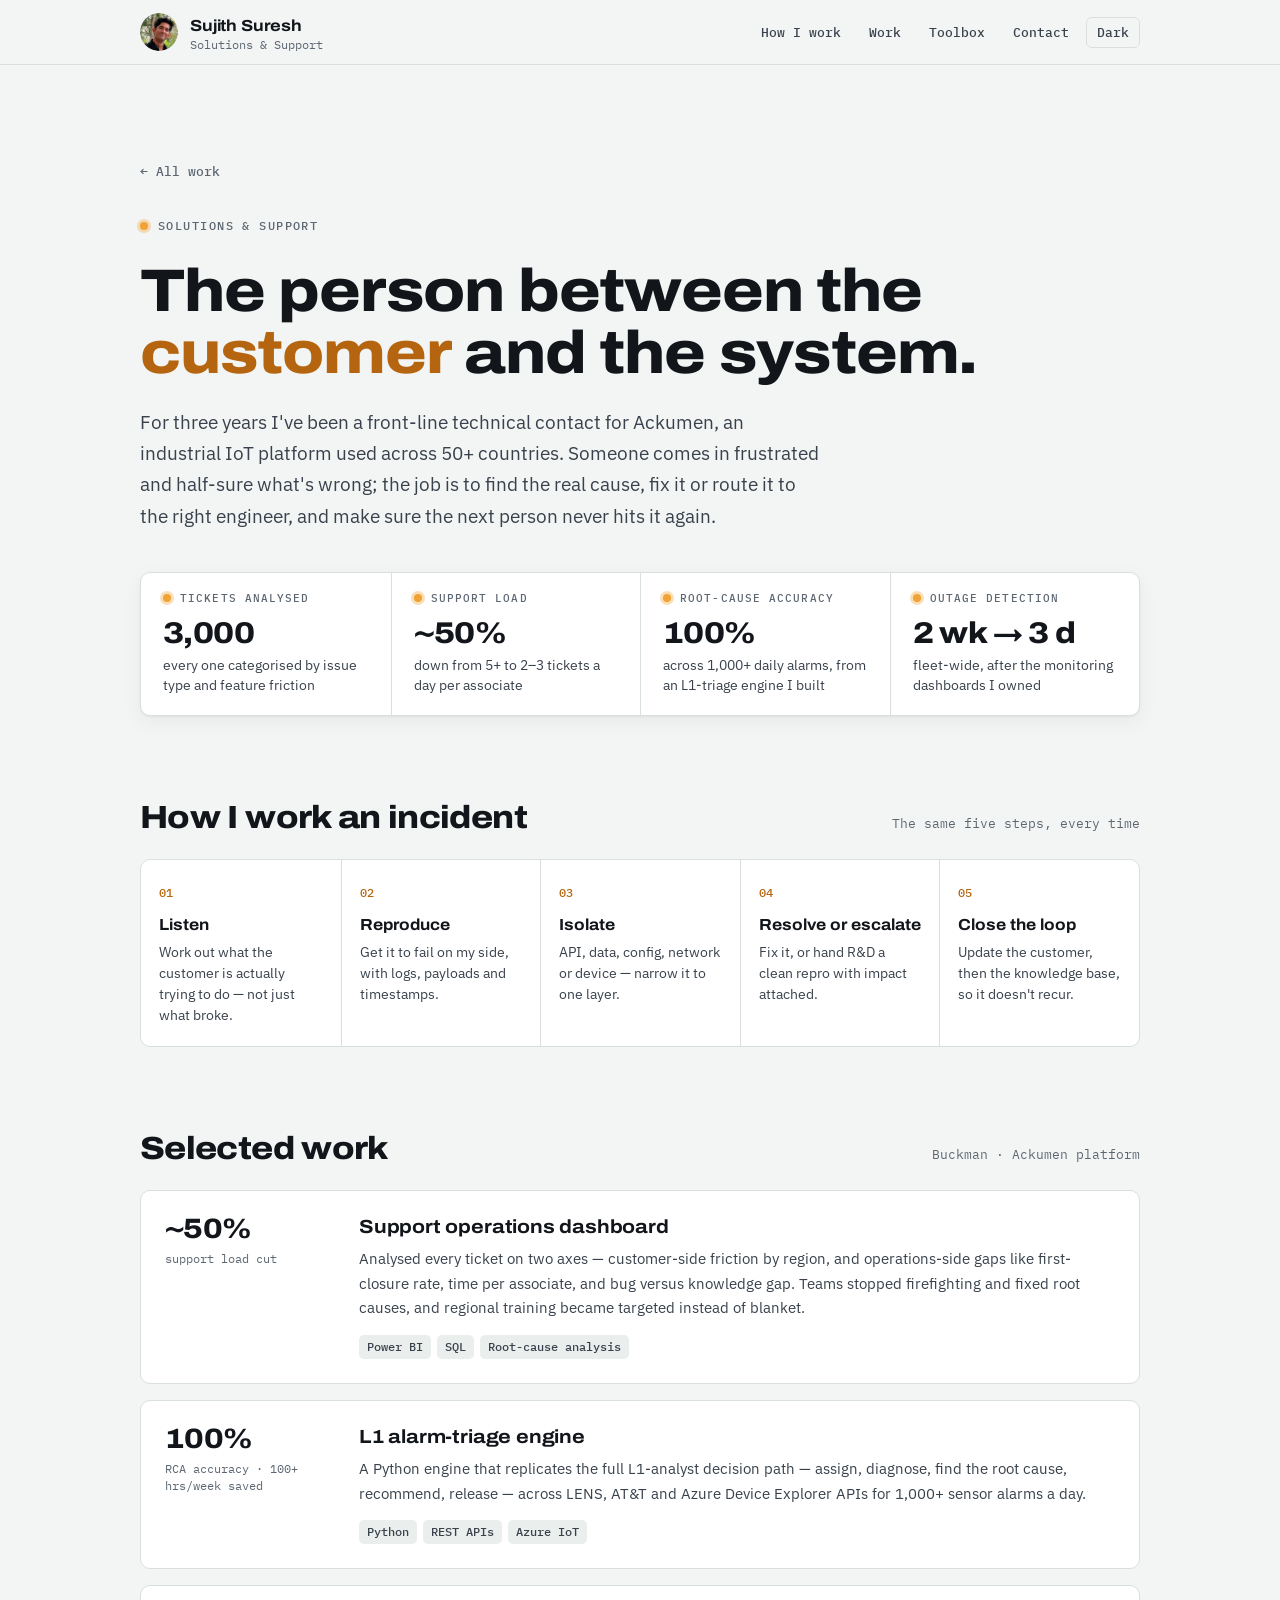
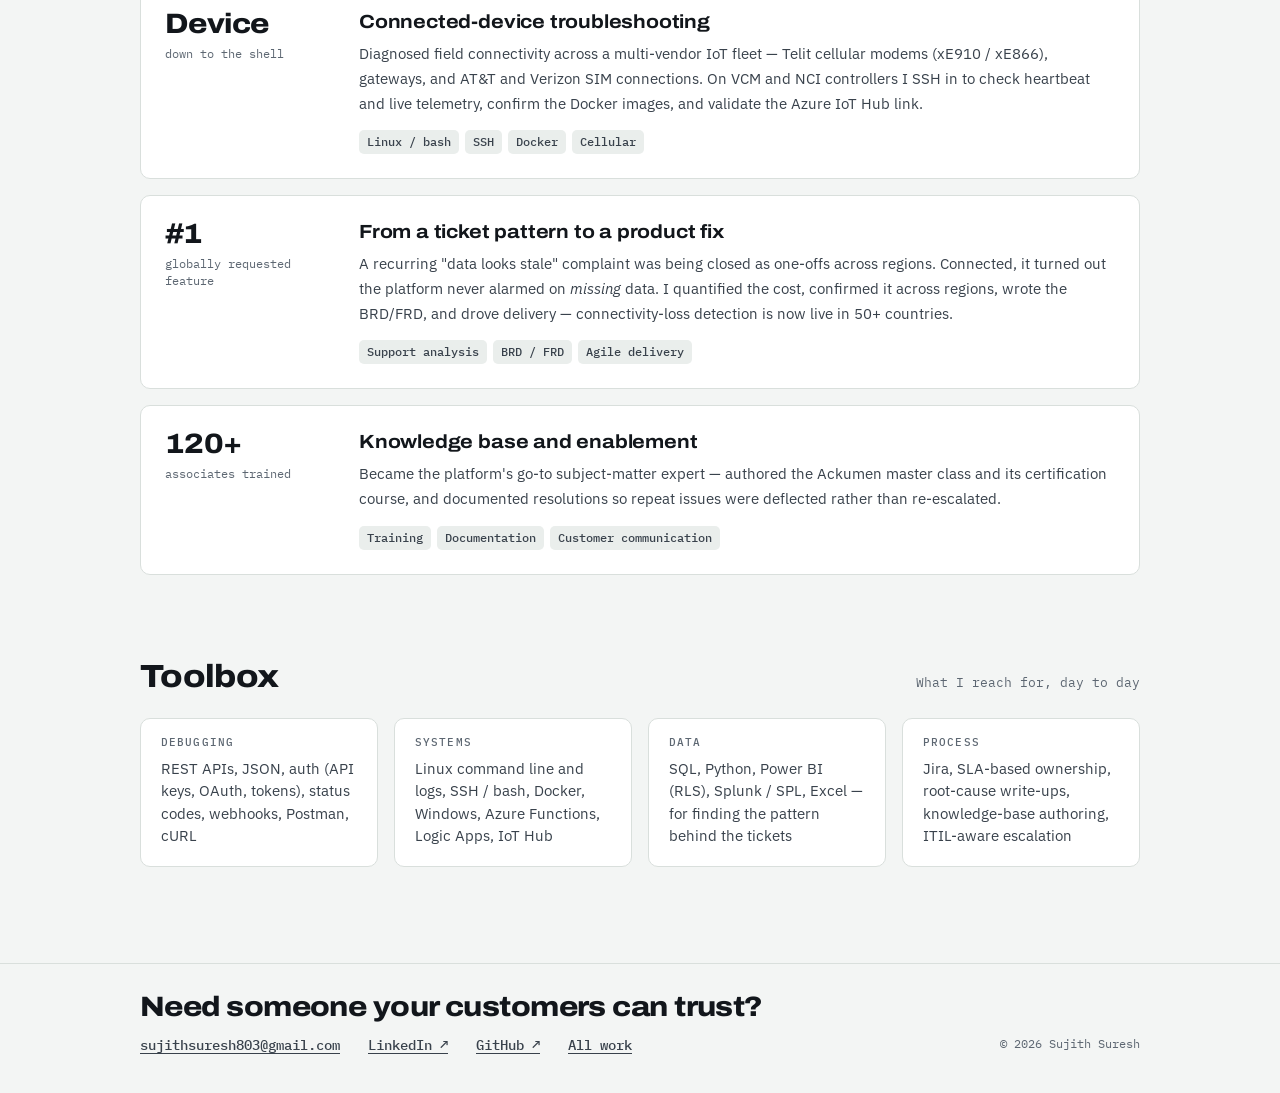
<file: portfolio_solutions_sujith.html>
<!DOCTYPE html>
<html lang="en">
<head>
<meta charset="UTF-8">
<meta name="viewport" content="width=device-width, initial-scale=1">
<title>Sujith Suresh — Solutions &amp; Support</title>
<meta name="description" content="Incident triage, root-cause analysis, device troubleshooting and customer enablement on a global industrial SaaS platform.">
<link rel="icon" href="assets/sujith.webp">
<link rel="preconnect" href="https://fonts.googleapis.com">
<link rel="preconnect" href="https://fonts.gstatic.com" crossorigin>
<link rel="stylesheet" href="https://fonts.googleapis.com/css2?family=Archivo:wdth,wght@108,700;112,700;112,800&family=IBM+Plex+Mono:wght@400;500&family=IBM+Plex+Sans:wght@400;500;600&display=swap">
<link rel="stylesheet" href="assets/site.css">
<script>
  try { var t = localStorage.getItem("theme"); if (t) document.documentElement.setAttribute("data-theme", t); } catch (e) {}
</script>
</head>
<body>

<header class="top">
  <div class="wrap">
    <a class="me" href="index.html">
      <img src="assets/sujith.webp" alt="Sujith Suresh" width="38" height="38">
      <span><b>Sujith Suresh</b><small>Solutions &amp; Support</small></span>
    </a>
    <nav aria-label="Primary">
      <a href="#how">How I work</a>
      <a href="#cases" class="hide-sm">Work</a>
      <a href="#tools" class="hide-sm">Toolbox</a>
      <a href="mailto:sujithsuresh803@gmail.com">Contact</a>
      <button class="theme-btn" type="button" id="theme" aria-label="Toggle colour theme">Theme</button>
    </nav>
  </div>
</header>

<main>
  <section class="hero">
    <div class="wrap">
      <a class="back" href="index.html">← All work</a>
      <div style="margin-top:28px"><span class="eyebrow"><span class="led live" aria-hidden="true"></span>Solutions &amp; Support</span></div>
      <h1 style="margin-top:22px">The person between the <em>customer</em> and the system.</h1>
      <p class="lede">For three years I've been a front-line technical contact for Ackumen, an industrial IoT platform used across 50+ countries. Someone comes in frustrated and half-sure what's wrong; the job is to find the real cause, fix it or route it to the right engineer, and make sure the next person never hits it again.</p>

      <div class="readout" role="list" aria-label="Proof points">
        <div role="listitem">
          <span class="k"><span class="led" aria-hidden="true"></span>Tickets analysed</span>
          <span class="v">3,000</span>
          <span class="d">every one categorised by issue type and feature friction</span>
        </div>
        <div role="listitem">
          <span class="k"><span class="led" aria-hidden="true"></span>Support load</span>
          <span class="v">~50%</span>
          <span class="d">down from 5+ to 2–3 tickets a day per associate</span>
        </div>
        <div role="listitem">
          <span class="k"><span class="led" aria-hidden="true"></span>Root-cause accuracy</span>
          <span class="v">100%</span>
          <span class="d">across 1,000+ daily alarms, from an L1-triage engine I built</span>
        </div>
        <div role="listitem">
          <span class="k"><span class="led" aria-hidden="true"></span>Outage detection</span>
          <span class="v">2 wk → 3 d</span>
          <span class="d">fleet-wide, after the monitoring dashboards I owned</span>
        </div>
      </div>
    </div>
  </section>

  <section class="sec" id="how">
    <div class="wrap">
      <div class="sec-head">
        <h2>How I work an incident</h2>
        <p>The same five steps, every time</p>
      </div>
      <ol class="steps">
        <li><span class="n">01</span><b>Listen</b><p>Work out what the customer is actually trying to do — not just what broke.</p></li>
        <li><span class="n">02</span><b>Reproduce</b><p>Get it to fail on my side, with logs, payloads and timestamps.</p></li>
        <li><span class="n">03</span><b>Isolate</b><p>API, data, config, network or device — narrow it to one layer.</p></li>
        <li><span class="n">04</span><b>Resolve or escalate</b><p>Fix it, or hand R&amp;D a clean repro with impact attached.</p></li>
        <li><span class="n">05</span><b>Close the loop</b><p>Update the customer, then the knowledge base, so it doesn't recur.</p></li>
      </ol>
    </div>
  </section>

  <section class="sec" id="cases">
    <div class="wrap">
      <div class="sec-head">
        <h2>Selected work</h2>
        <p>Buckman · Ackumen platform</p>
      </div>
      <div class="cases">
        <article class="case">
          <div class="metric">~50%<small>support load cut</small></div>
          <div>
            <h3>Support operations dashboard</h3>
            <p>Analysed every ticket on two axes — customer-side friction by region, and operations-side gaps like first-closure rate, time per associate, and bug versus knowledge gap. Teams stopped firefighting and fixed root causes, and regional training became targeted instead of blanket.</p>
            <div class="chips"><span>Power BI</span><span>SQL</span><span>Root-cause analysis</span></div>
          </div>
        </article>
        <article class="case">
          <div class="metric">100%<small>RCA accuracy · 100+ hrs/week saved</small></div>
          <div>
            <h3>L1 alarm-triage engine</h3>
            <p>A Python engine that replicates the full L1-analyst decision path — assign, diagnose, find the root cause, recommend, release — across LENS, AT&amp;T and Azure Device Explorer APIs for 1,000+ sensor alarms a day.</p>
            <div class="chips"><span>Python</span><span>REST APIs</span><span>Azure IoT</span></div>
          </div>
        </article>
        <article class="case">
          <div class="metric">Device<small>down to the shell</small></div>
          <div>
            <h3>Connected-device troubleshooting</h3>
            <p>Diagnosed field connectivity across a multi-vendor IoT fleet — Telit cellular modems (xE910 / xE866), gateways, and AT&amp;T and Verizon SIM connections. On VCM and NCI controllers I SSH in to check heartbeat and live telemetry, confirm the Docker images, and validate the Azure IoT Hub link.</p>
            <div class="chips"><span>Linux / bash</span><span>SSH</span><span>Docker</span><span>Cellular</span></div>
          </div>
        </article>
        <article class="case">
          <div class="metric">#1<small>globally requested feature</small></div>
          <div>
            <h3>From a ticket pattern to a product fix</h3>
            <p>A recurring "data looks stale" complaint was being closed as one-offs across regions. Connected, it turned out the platform never alarmed on <em>missing</em> data. I quantified the cost, confirmed it across regions, wrote the BRD/FRD, and drove delivery — connectivity-loss detection is now live in 50+ countries.</p>
            <div class="chips"><span>Support analysis</span><span>BRD / FRD</span><span>Agile delivery</span></div>
          </div>
        </article>
        <article class="case">
          <div class="metric">120+<small>associates trained</small></div>
          <div>
            <h3>Knowledge base and enablement</h3>
            <p>Became the platform's go-to subject-matter expert — authored the Ackumen master class and its certification course, and documented resolutions so repeat issues were deflected rather than re-escalated.</p>
            <div class="chips"><span>Training</span><span>Documentation</span><span>Customer communication</span></div>
          </div>
        </article>
      </div>
    </div>
  </section>

  <section class="sec" id="tools">
    <div class="wrap">
      <div class="sec-head">
        <h2>Toolbox</h2>
        <p>What I reach for, day to day</p>
      </div>
      <dl class="tools">
        <div><dt>Debugging</dt><dd>REST APIs, JSON, auth (API keys, OAuth, tokens), status codes, webhooks, Postman, cURL</dd></div>
        <div><dt>Systems</dt><dd>Linux command line and logs, SSH / bash, Docker, Windows, Azure Functions, Logic Apps, IoT Hub</dd></div>
        <div><dt>Data</dt><dd>SQL, Python, Power BI (RLS), Splunk / SPL, Excel — for finding the pattern behind the tickets</dd></div>
        <div><dt>Process</dt><dd>Jira, SLA-based ownership, root-cause write-ups, knowledge-base authoring, ITIL-aware escalation</dd></div>
      </dl>
    </div>
  </section>
</main>

<footer class="foot">
  <div class="wrap">
    <h2>Need someone your customers can trust?</h2>
    <a href="mailto:sujithsuresh803@gmail.com">sujithsuresh803@gmail.com</a>
    <a href="https://www.linkedin.com/in/sujith-suresh-6961b621a" target="_blank" rel="noopener">LinkedIn ↗</a>
    <a href="https://github.com/sujithsuresh-803" target="_blank" rel="noopener">GitHub ↗</a>
    <a href="index.html">All work</a>
    <small>© 2026 Sujith Suresh</small>
  </div>
</footer>

<script>
  (function () {
    var b = document.getElementById("theme"), root = document.documentElement;
    function current() {
      var t = root.getAttribute("data-theme");
      if (t) return t;
      return window.matchMedia && matchMedia("(prefers-color-scheme: dark)").matches ? "dark" : "light";
    }
    function label() { b.textContent = current() === "dark" ? "Light" : "Dark"; }
    label();
    b.addEventListener("click", function () {
      var next = current() === "dark" ? "light" : "dark";
      root.setAttribute("data-theme", next);
      try { localStorage.setItem("theme", next); } catch (e) {}
      label();
    });
  })();
</script>
</body>
</html>
</file>
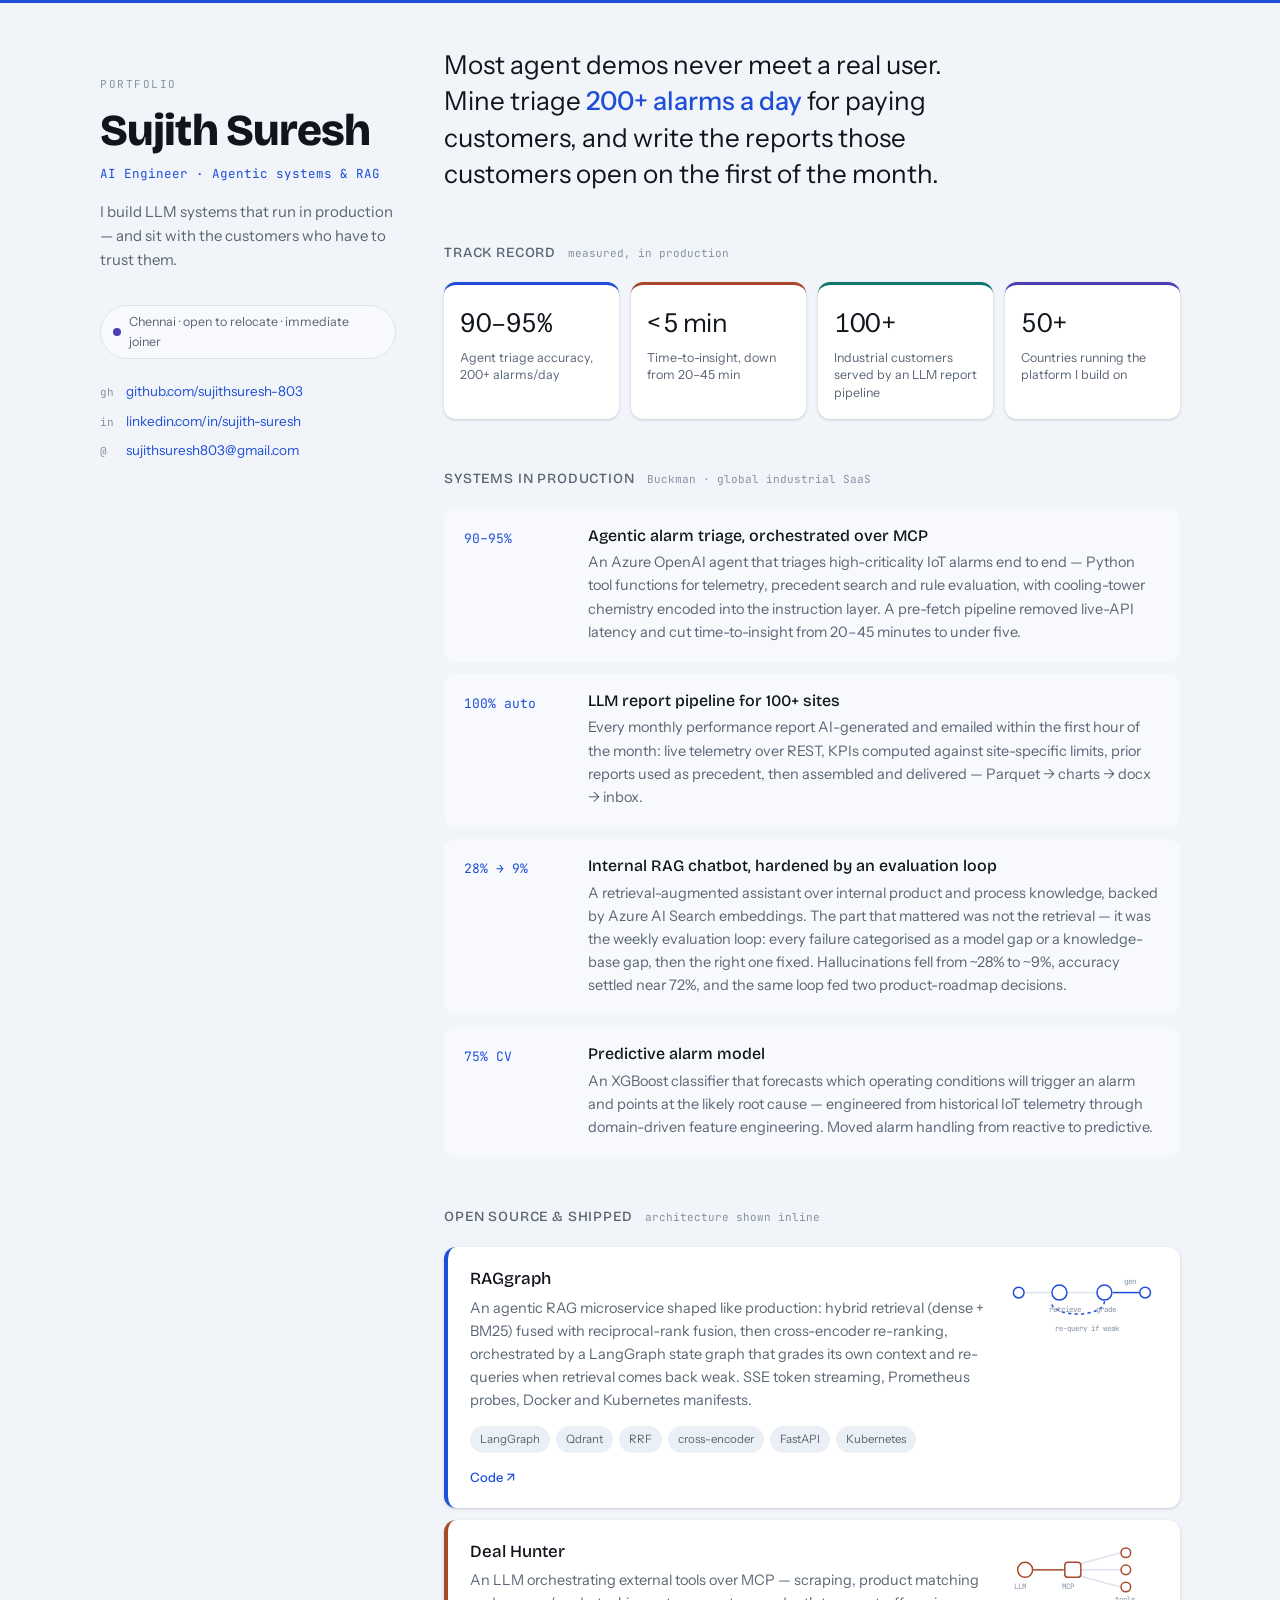
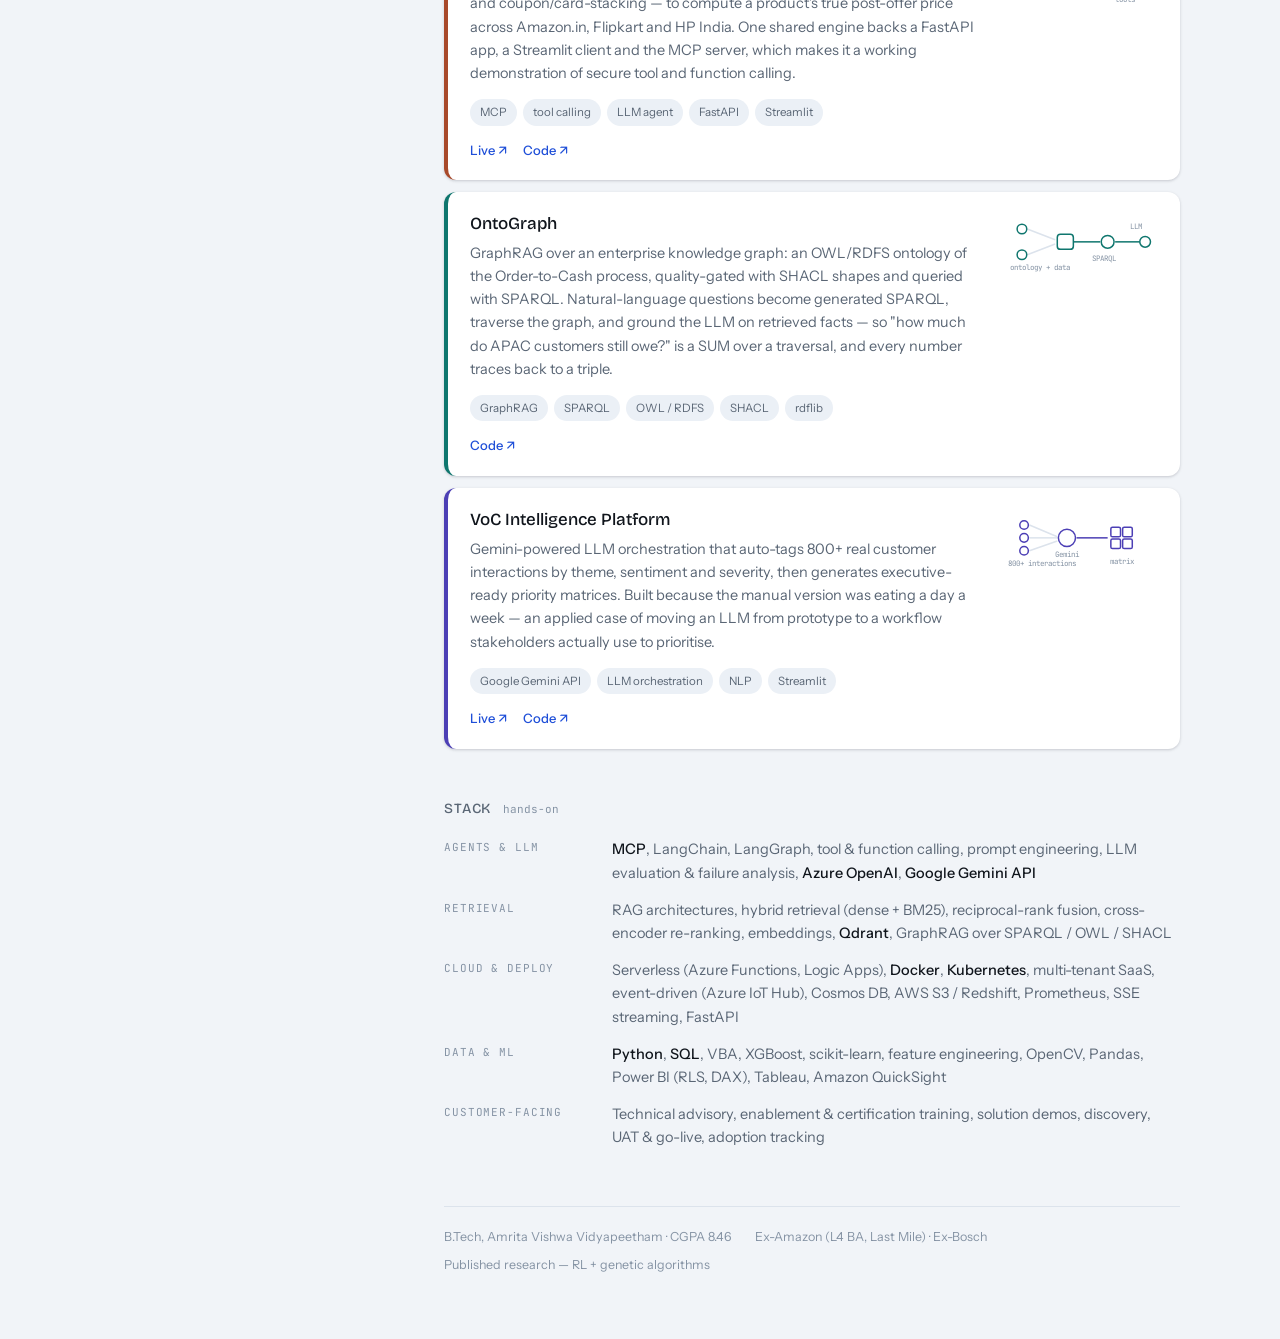
<file: portfolio_sujith_ai.html>
<!doctype html>
<html lang="en">
<head>
<meta charset="utf-8">
<meta name="viewport" content="width=device-width, initial-scale=1, viewport-fit=cover">
<meta name="description" content="Sujith Suresh - AI Engineer. Agentic systems, RAG and production LLM work.">
<style>:root{color-scheme:light dark}body{margin:0}img{max-width:100%}[hidden]{display:none!important}</style>
<title>Sujith Suresh — Agentic AI</title>
<link rel="stylesheet" href="https://fonts.googleapis.com/css2?family=Bricolage+Grotesque:opsz,wght@12..96,600;12..96,800&family=Instrument+Sans:wght@400;500;600&family=JetBrains+Mono:wght@400;500&display=swap">
<style>
:root{
  --ground:#F1F4F8; --surface:#FFFFFF; --surface-2:#F7F9FC; --surface-3:#EBF0F6;
  --ink:#10151C; --muted:#5A6675; --faint:#8593A4;
  --line:#DCE3EC; --line-soft:#E6EBF2;
  --blue:#1F4FD8; --red:#A8492A; --yellow:#0F766E; --green:#4C3FB5;
  --blue-soft:#E7EDFD; --accent:var(--blue);
  --shadow:0 1px 2px rgba(16,21,28,.10), 0 1px 3px 1px rgba(16,21,28,.06);
  --shadow-2:0 2px 6px rgba(16,21,28,.12), 0 6px 14px rgba(16,21,28,.10);
  --sans:"Instrument Sans","Helvetica Neue",Arial,sans-serif;
  --display:"Bricolage Grotesque","Trebuchet MS",sans-serif;
  --mono:"JetBrains Mono",ui-monospace,Consolas,monospace;
}
@media (prefers-color-scheme:dark){
  :root:not([data-theme="light"]){
    --ground:#0B0F15; --surface:#141A23; --surface-2:#10161E; --surface-3:#1B222C;
    --ink:#E9EEF4; --muted:#95A3B4; --faint:#6F7E91;
    --line:#222B36; --line-soft:#1C242E;
    --blue:#7599FF; --red:#E0794E; --yellow:#5EC4B6; --green:#9A8CFF;
    --blue-soft:#17223C;
    --shadow:0 1px 2px rgba(0,0,0,.5), 0 1px 3px 1px rgba(0,0,0,.3);
    --shadow-2:0 2px 6px rgba(0,0,0,.55), 0 6px 14px rgba(0,0,0,.4);
  }
}
:root[data-theme="dark"]{
    --ground:#0B0F15; --surface:#141A23; --surface-2:#10161E; --surface-3:#1B222C;
  --ink:#E9EEF4; --muted:#95A3B4; --faint:#6F7E91;
  --line:#222B36; --line-soft:#1C242E;
  --blue:#7599FF; --red:#E0794E; --yellow:#5EC4B6; --green:#9A8CFF;
  --blue-soft:#17223C;
  --shadow:0 1px 2px rgba(0,0,0,.5), 0 1px 3px 1px rgba(0,0,0,.3);
  --shadow-2:0 2px 6px rgba(0,0,0,.55), 0 6px 14px rgba(0,0,0,.4);
}
*{box-sizing:border-box}
body{
  margin:0; background:var(--ground); color:var(--ink);
  font-family:var(--sans); font-size:16px; line-height:1.6; font-weight:400;
  -webkit-font-smoothing:antialiased;
}
a{color:var(--blue); text-decoration:none}
a:hover{text-decoration:underline}
a:focus-visible{outline:2px solid var(--blue); outline-offset:3px; border-radius:4px}
h1,h2,h3,h4{margin:0; line-height:1.15; text-wrap:balance; font-weight:600; font-family:var(--display)}

/* signature four-colour hairline */
.bar{display:flex; height:3px; background:var(--accent)}
.bar i{flex:1}

.wrap{max-width:1120px; margin:0 auto; padding-inline:20px; padding-block:0}
.shell{display:grid; grid-template-columns:296px 1fr; gap:48px; align-items:start}
@media (max-width:880px){ .shell{grid-template-columns:1fr; gap:32px} }

/* left rail */
.rail{position:sticky; top:calc(env(safe-area-inset-top,0px) + 32px); padding-block:44px 0}
@media (max-width:880px){ .rail{position:static; padding-block:32px 0} }
.eyebrow{font-family:var(--mono); font-size:11px; letter-spacing:.14em; text-transform:uppercase; color:var(--faint); margin:0 0 12px}
.name{font-size:clamp(32px,4.2vw,44px); font-weight:800; letter-spacing:-.02em}
.role{font-family:var(--mono); font-size:12.5px; color:var(--blue); margin-top:8px}
.blurb{color:var(--muted); font-size:15px; margin-top:16px; max-width:34ch}
.chip-avail{display:inline-flex; align-items:center; gap:8px; margin-top:18px; font-size:12.5px; color:var(--muted);
  border:1px solid var(--line); background:var(--surface-2); padding:6px 12px; border-radius:999px}
.dot{width:8px;height:8px;border-radius:50%;background:var(--green)}
.links{display:flex; flex-direction:column; gap:8px; margin-top:22px; font-size:13.5px}
.links a{display:inline-flex; gap:10px; align-items:baseline}
.links span{color:var(--faint); font-family:var(--mono); font-size:11px; width:16px; display:inline-block}

/* main */
.main{padding-block:44px 64px; min-width:0}
@media (max-width:880px){ .main{padding-block:0 52px} }
.thesis{font-size:clamp(20px,2.4vw,26px); font-weight:300; line-height:1.4; max-width:32ch; margin:0; color:var(--ink)}
.thesis b{font-weight:500; color:var(--blue)}

section{margin-top:52px}
.sec-head{display:flex; align-items:baseline; gap:12px; margin-bottom:20px}
.sec-head h2{font-size:14px; font-weight:500; letter-spacing:.06em; text-transform:uppercase; color:var(--muted)}
.sec-head .n{font-family:var(--mono); font-size:11px; color:var(--faint)}

/* metrics */
.metrics{display:grid; grid-template-columns:repeat(4,1fr); gap:12px}
@media (max-width:700px){ .metrics{grid-template-columns:repeat(2,1fr)} }
.metric{background:var(--surface); border-radius:12px; padding:18px 16px; box-shadow:var(--shadow); border-top:3px solid var(--c)}
.metric:nth-child(1){--c:var(--blue)} .metric:nth-child(2){--c:var(--red)}
.metric:nth-child(3){--c:var(--yellow)} .metric:nth-child(4){--c:var(--green)}
.metric .v{font-size:26px; font-weight:400; letter-spacing:-.5px; font-variant-numeric:tabular-nums}
.metric .k{font-size:12.5px; color:var(--muted); margin-top:4px; line-height:1.4}

/* production */
.prod{display:flex; flex-direction:column; gap:12px}
.entry{background:var(--surface-2); border-radius:12px; padding:18px 20px; display:grid; grid-template-columns:104px 1fr; gap:20px; align-items:start}
@media (max-width:620px){ .entry{grid-template-columns:1fr; gap:8px} }
.entry .stat{font-family:var(--mono); font-size:13px; color:var(--blue); font-variant-numeric:tabular-nums; padding-top:2px}
.entry h3{font-size:16px; font-weight:500}
.entry p{margin:6px 0 0; color:var(--muted); font-size:14.5px; max-width:62ch}

/* projects */
.proj{background:var(--surface); border-radius:12px; box-shadow:var(--shadow); padding:22px 22px 20px;
  display:grid; grid-template-columns:1fr 150px; gap:24px; align-items:start; margin-bottom:12px;
  border-left:4px solid var(--c)}
.proj:nth-of-type(1){--c:var(--blue)} .proj:nth-of-type(2){--c:var(--red)}
.proj:nth-of-type(3){--c:var(--yellow)} .proj:nth-of-type(4){--c:var(--green)}
@media (max-width:760px){ .proj{grid-template-columns:1fr; gap:14px} }
.proj h3{font-size:17px; font-weight:500}
.proj p{margin:8px 0 0; color:var(--muted); font-size:14.5px; max-width:60ch}
.tags{display:flex; flex-wrap:wrap; gap:6px; margin-top:14px}
.tag{font-size:11.5px; color:var(--muted); background:var(--surface-3); padding:4px 10px; border-radius:999px}
.plinks{display:flex; gap:16px; margin-top:14px; font-size:13px; font-weight:500}
.glyph{display:block; width:100%; height:auto}
.glyph text{font-family:var(--mono); font-size:7px; fill:var(--faint)}
.gnode{fill:var(--surface); stroke:var(--c); stroke-width:1.4}
.gedge{stroke:var(--line); stroke-width:1.4; fill:none}
.gedge.hot{stroke:var(--c)}

/* stack */
.stack{display:grid; gap:14px}
.srow{display:grid; grid-template-columns:150px 1fr; gap:18px; align-items:start}
@media (max-width:620px){ .srow{grid-template-columns:1fr; gap:4px} }
.srow h4{font-family:var(--mono); font-size:11px; letter-spacing:.08em; text-transform:uppercase; color:var(--faint); font-weight:400; padding-top:3px}
.srow p{margin:0; font-size:14.5px; color:var(--muted)}
.srow b{color:var(--ink); font-weight:500}

footer{margin-top:56px; padding-top:20px; border-top:1px solid var(--line);
  display:flex; flex-wrap:wrap; gap:8px 24px; align-items:baseline; font-size:12.5px; color:var(--faint)}
</style>

</head>
<body>
<div class="bar"><i></i><i></i><i></i><i></i></div>

<div class="wrap">
<div class="shell">

  <aside class="rail">
    <p class="eyebrow">Portfolio</p>
    <h1 class="name">Sujith&nbsp;Suresh</h1>
    <p class="role">AI Engineer · Agentic systems &amp; RAG</p>
    <p class="blurb">I build LLM systems that run in production — and sit with the customers who have to trust them.</p>
    <div class="chip-avail"><span class="dot"></span> Chennai · open to relocate · immediate joiner</div>
    <nav class="links">
      <a href="https://github.com/sujithsuresh-803"><span>gh</span>github.com/sujithsuresh-803</a>
      <a href="https://linkedin.com/in/sujith-suresh-6961b621a"><span>in</span>linkedin.com/in/sujith-suresh</a>
      <a href="mailto:sujithsuresh803@gmail.com"><span>@</span>sujithsuresh803@gmail.com</a>
    </nav>
  </aside>

  <main class="main">
    <p class="thesis">Most agent demos never meet a real user. Mine triage <b>200+ alarms a day</b> for paying customers, and write the reports those customers open on the first of the month.</p>

    <section>
      <div class="sec-head"><h2>Track record</h2><span class="n">measured, in production</span></div>
      <div class="metrics">
        <div class="metric"><div class="v">90–95%</div><div class="k">Agent triage accuracy, 200+ alarms/day</div></div>
        <div class="metric"><div class="v">&lt;5 min</div><div class="k">Time-to-insight, down from 20–45 min</div></div>
        <div class="metric"><div class="v">100+</div><div class="k">Industrial customers served by an LLM report pipeline</div></div>
        <div class="metric"><div class="v">50+</div><div class="k">Countries running the platform I build on</div></div>
      </div>
    </section>

    <section>
      <div class="sec-head"><h2>Systems in production</h2><span class="n">Buckman · global industrial SaaS</span></div>
      <div class="prod">
        <div class="entry">
          <div class="stat">90–95%</div>
          <div>
            <h3>Agentic alarm triage, orchestrated over MCP</h3>
            <p>An Azure OpenAI agent that triages high-criticality IoT alarms end to end — Python tool functions for telemetry, precedent search and rule evaluation, with cooling-tower chemistry encoded into the instruction layer. A pre-fetch pipeline removed live-API latency and cut time-to-insight from 20–45 minutes to under five.</p>
          </div>
        </div>
        <div class="entry">
          <div class="stat">100% auto</div>
          <div>
            <h3>LLM report pipeline for 100+ sites</h3>
            <p>Every monthly performance report AI-generated and emailed within the first hour of the month: live telemetry over REST, KPIs computed against site-specific limits, prior reports used as precedent, then assembled and delivered — Parquet → charts → docx → inbox.</p>
          </div>
        </div>
        <div class="entry">
          <div class="stat">28% &#8594; 9%</div>
          <div>
            <h3>Internal RAG chatbot, hardened by an evaluation loop</h3>
            <p>A retrieval-augmented assistant over internal product and process knowledge, backed by Azure AI Search embeddings. The part that mattered was not the retrieval &mdash; it was the weekly evaluation loop: every failure categorised as a model gap or a knowledge-base gap, then the right one fixed. Hallucinations fell from ~28% to ~9%, accuracy settled near 72%, and the same loop fed two product-roadmap decisions.</p>
          </div>
        </div>
        <div class="entry">
          <div class="stat">75% CV</div>
          <div>
            <h3>Predictive alarm model</h3>
            <p>An XGBoost classifier that forecasts which operating conditions will trigger an alarm and points at the likely root cause — engineered from historical IoT telemetry through domain-driven feature engineering. Moved alarm handling from reactive to predictive.</p>
          </div>
        </div>
      </div>
    </section>

    <section>
      <div class="sec-head"><h2>Open source &amp; shipped</h2><span class="n">architecture shown inline</span></div>

      <article class="proj">
        <div>
          <h3>RAGgraph</h3>
          <p>An agentic RAG microservice shaped like production: hybrid retrieval (dense + BM25) fused with reciprocal-rank fusion, then cross-encoder re-ranking, orchestrated by a LangGraph state graph that grades its own context and re-queries when retrieval comes back weak. SSE token streaming, Prometheus probes, Docker and Kubernetes manifests.</p>
          <div class="tags"><span class="tag">LangGraph</span><span class="tag">Qdrant</span><span class="tag">RRF</span><span class="tag">cross-encoder</span><span class="tag">FastAPI</span><span class="tag">Kubernetes</span></div>
          <div class="plinks"><a href="https://github.com/sujithsuresh-803/raggraph">Code ↗</a></div>
        </div>
        <svg class="glyph" viewBox="0 0 140 62" role="img" aria-label="Retrieve, grade, generate — with a re-query loop back to retrieve">
          <path class="gedge" d="M16 22 H40"/><path class="gedge" d="M56 22 H82"/><path class="gedge hot" d="M98 22 H123"/>
          <path class="gedge hot" d="M90 30 C90 46, 40 46, 40 30" stroke-dasharray="3 3"/>
          <circle class="gnode" cx="10" cy="22" r="5"/><circle class="gnode" cx="48" cy="22" r="7"/>
          <circle class="gnode" cx="90" cy="22" r="7"/><circle class="gnode" cx="128" cy="22" r="5"/>
          <text x="38" y="40">retrieve</text><text x="82" y="40">grade</text><text x="108" y="14">gen</text>
          <text x="44" y="58">re-query if weak</text>
        </svg>
      </article>

      <article class="proj">
        <div>
          <h3>Deal Hunter</h3>
          <p>An LLM orchestrating external tools over MCP — scraping, product matching and coupon/card-stacking — to compute a product's true post-offer price across Amazon.in, Flipkart and HP India. One shared engine backs a FastAPI app, a Streamlit client and the MCP server, which makes it a working demonstration of secure tool and function calling.</p>
          <div class="tags"><span class="tag">MCP</span><span class="tag">tool calling</span><span class="tag">LLM agent</span><span class="tag">FastAPI</span><span class="tag">Streamlit</span></div>
          <div class="plinks"><a href="https://deal-hunter-mcp.streamlit.app">Live ↗</a><a href="https://github.com/sujithsuresh-803/deal-hunter">Code ↗</a></div>
        </div>
        <svg class="glyph" viewBox="0 0 140 62" role="img" aria-label="LLM calls three external tools through an MCP server">
          <path class="gedge hot" d="M23 26 H52"/>
          <path class="gedge" d="M68 20 L105 10"/><path class="gedge" d="M68 26 H105"/><path class="gedge" d="M68 32 L105 42"/>
          <circle class="gnode" cx="16" cy="26" r="7"/><rect class="gnode" x="53" y="19" width="15" height="14" rx="3"/>
          <circle class="gnode" cx="110" cy="10" r="4.5"/><circle class="gnode" cx="110" cy="26" r="4.5"/><circle class="gnode" cx="110" cy="42" r="4.5"/>
          <text x="6" y="44">LLM</text><text x="50" y="44">MCP</text><text x="100" y="56">tools</text>
        </svg>
      </article>

      <article class="proj">
        <div>
          <h3>OntoGraph</h3>
          <p>GraphRAG over an enterprise knowledge graph: an OWL/RDFS ontology of the Order-to-Cash process, quality-gated with SHACL shapes and queried with SPARQL. Natural-language questions become generated SPARQL, traverse the graph, and ground the LLM on retrieved facts — so "how much do APAC customers still owe?" is a SUM over a traversal, and every number traces back to a triple.</p>
          <div class="tags"><span class="tag">GraphRAG</span><span class="tag">SPARQL</span><span class="tag">OWL / RDFS</span><span class="tag">SHACL</span><span class="tag">rdflib</span></div>
          <div class="plinks"><a href="https://github.com/sujithsuresh-803/ontograph">Code ↗</a></div>
        </div>
        <svg class="glyph" viewBox="0 0 140 62" role="img" aria-label="Ontology and data form a validated graph, queried by SPARQL to ground an LLM">
          <path class="gedge" d="M18 14 L44 24"/><path class="gedge" d="M18 38 L44 28"/>
          <path class="gedge hot" d="M61 26 H86"/><path class="gedge hot" d="M100 26 H123"/>
          <circle class="gnode" cx="13" cy="14" r="4.5"/><circle class="gnode" cx="13" cy="38" r="4.5"/>
          <rect class="gnode" x="46" y="19" width="15" height="14" rx="3"/>
          <circle class="gnode" cx="93" cy="26" r="6"/><circle class="gnode" cx="128" cy="26" r="5"/>
          <text x="2" y="52">ontology + data</text><text x="78" y="44">SPARQL</text><text x="114" y="14">LLM</text>
        </svg>
      </article>

      <article class="proj">
        <div>
          <h3>VoC Intelligence Platform</h3>
          <p>Gemini-powered LLM orchestration that auto-tags 800+ real customer interactions by theme, sentiment and severity, then generates executive-ready priority matrices. Built because the manual version was eating a day a week — an applied case of moving an LLM from prototype to a workflow stakeholders actually use to prioritise.</p>
          <div class="tags"><span class="tag">Google Gemini API</span><span class="tag">LLM orchestration</span><span class="tag">NLP</span><span class="tag">Streamlit</span></div>
          <div class="plinks"><a href="https://voc-pgqvcesvparenwdz59rynz.streamlit.app">Live ↗</a><a href="https://github.com/sujithsuresh-803/voc-platform">Code ↗</a></div>
        </div>
        <svg class="glyph" viewBox="0 0 140 62" role="img" aria-label="Customer interactions classified by Gemini into a priority matrix">
          <path class="gedge" d="M20 14 L46 25"/><path class="gedge" d="M20 26 H46"/><path class="gedge" d="M20 38 L46 29"/>
          <path class="gedge hot" d="M64 26 H93"/>
          <circle class="gnode" cx="15" cy="14" r="4"/><circle class="gnode" cx="15" cy="26" r="4"/><circle class="gnode" cx="15" cy="38" r="4"/>
          <circle class="gnode" cx="55" cy="26" r="8"/>
          <rect class="gnode" x="96" y="16" width="9" height="9" rx="1.5"/><rect class="gnode" x="107" y="16" width="9" height="9" rx="1.5"/>
          <rect class="gnode" x="96" y="27" width="9" height="9" rx="1.5"/><rect class="gnode" x="107" y="27" width="9" height="9" rx="1.5"/>
          <text x="0" y="52">800+ interactions</text><text x="44" y="44">Gemini</text><text x="95" y="50">matrix</text>
        </svg>
      </article>
    </section>

    <section>
      <div class="sec-head"><h2>Stack</h2><span class="n">hands-on</span></div>
      <div class="stack">
        <div class="srow"><h4>Agents &amp; LLM</h4><p><b>MCP</b>, LangChain, LangGraph, tool &amp; function calling, prompt engineering, LLM evaluation &amp; failure analysis, <b>Azure OpenAI</b>, <b>Google Gemini API</b></p></div>
        <div class="srow"><h4>Retrieval</h4><p>RAG architectures, hybrid retrieval (dense + BM25), reciprocal-rank fusion, cross-encoder re-ranking, embeddings, <b>Qdrant</b>, GraphRAG over SPARQL / OWL / SHACL</p></div>
        <div class="srow"><h4>Cloud &amp; deploy</h4><p>Serverless (Azure Functions, Logic Apps), <b>Docker</b>, <b>Kubernetes</b>, multi-tenant SaaS, event-driven (Azure IoT Hub), Cosmos DB, AWS S3 / Redshift, Prometheus, SSE streaming, FastAPI</p></div>
        <div class="srow"><h4>Data &amp; ML</h4><p><b>Python</b>, <b>SQL</b>, VBA, XGBoost, scikit-learn, feature engineering, OpenCV, Pandas, Power BI (RLS, DAX), Tableau, Amazon QuickSight</p></div>
        <div class="srow"><h4>Customer-facing</h4><p>Technical advisory, enablement &amp; certification training, solution demos, discovery, UAT &amp; go-live, adoption tracking</p></div>
      </div>
    </section>

    <footer>
      <span>B.Tech, Amrita Vishwa Vidyapeetham · CGPA 8.46</span>
      <span>Ex-Amazon (L4 BA, Last Mile) · Ex-Bosch</span>
      <span>Published research — RL + genetic algorithms</span>
    </footer>
  </main>

</div>
</div>

</body>
</html>
</file>
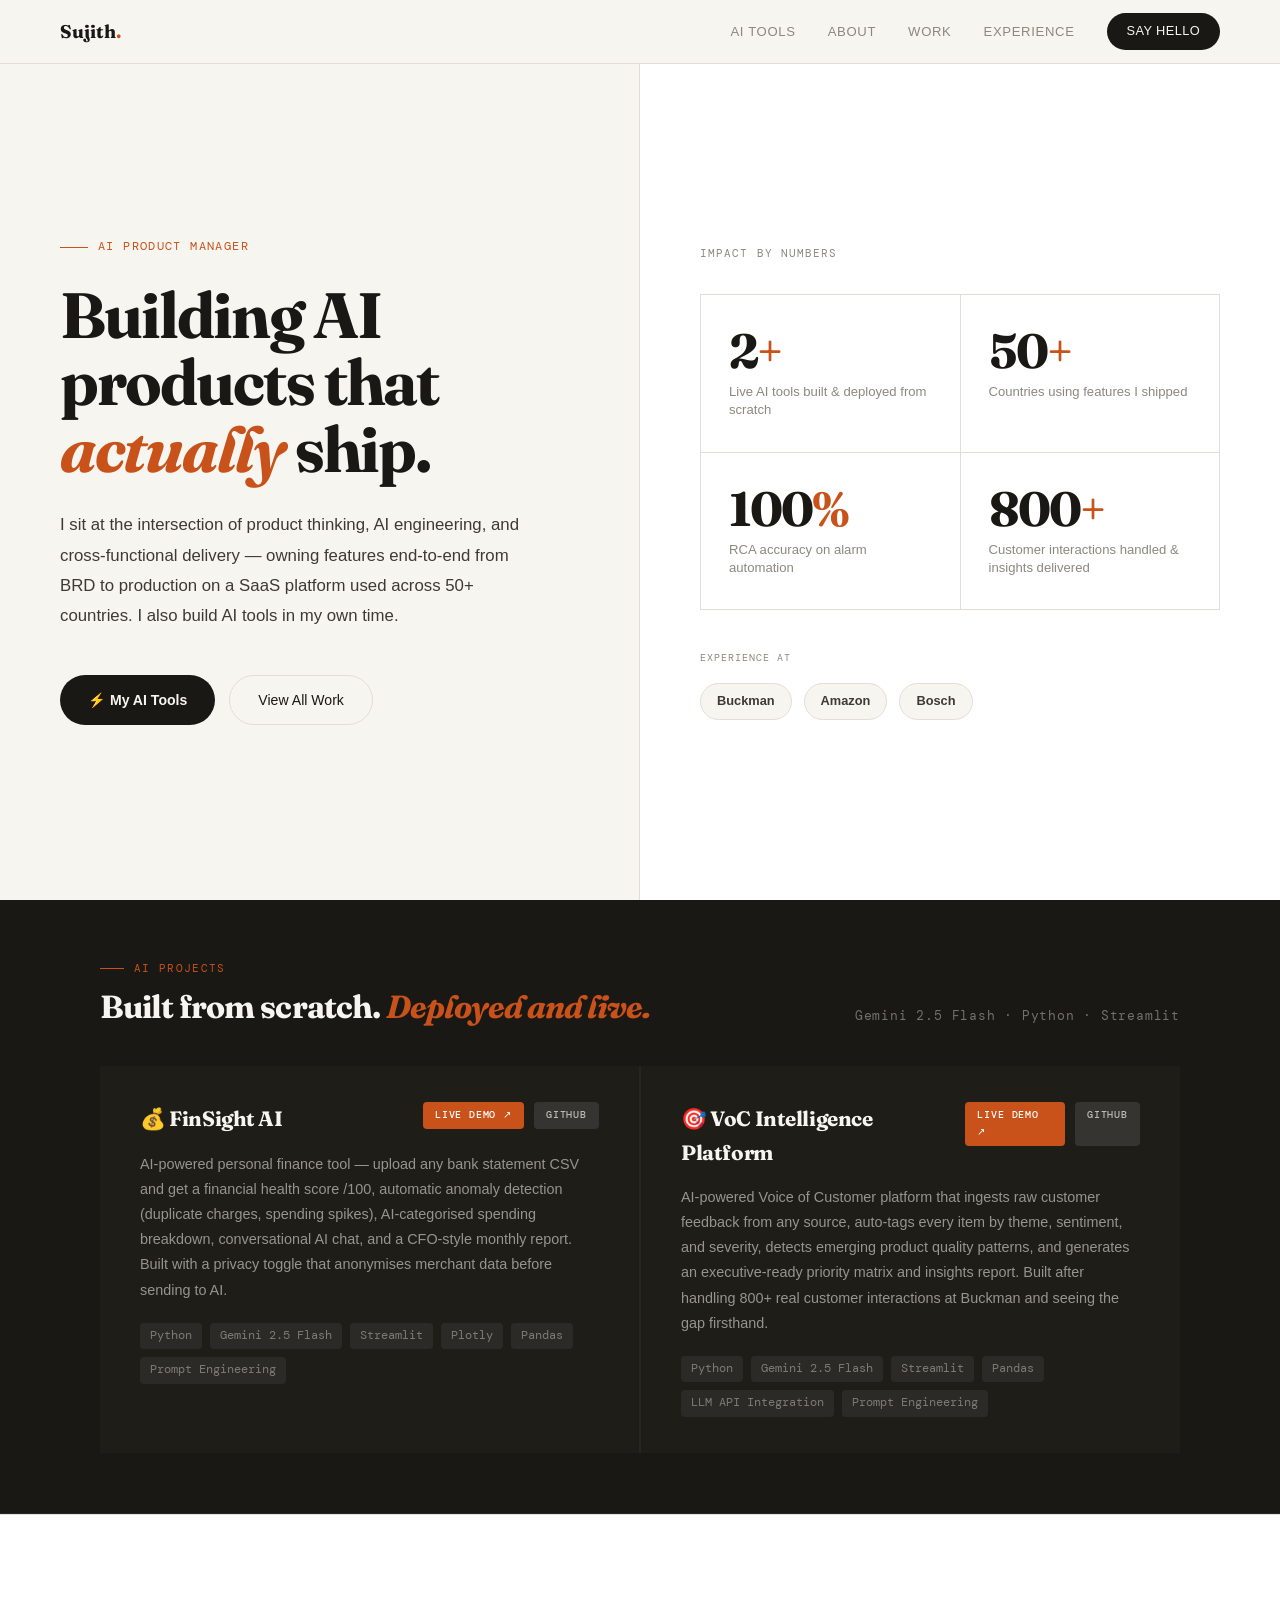
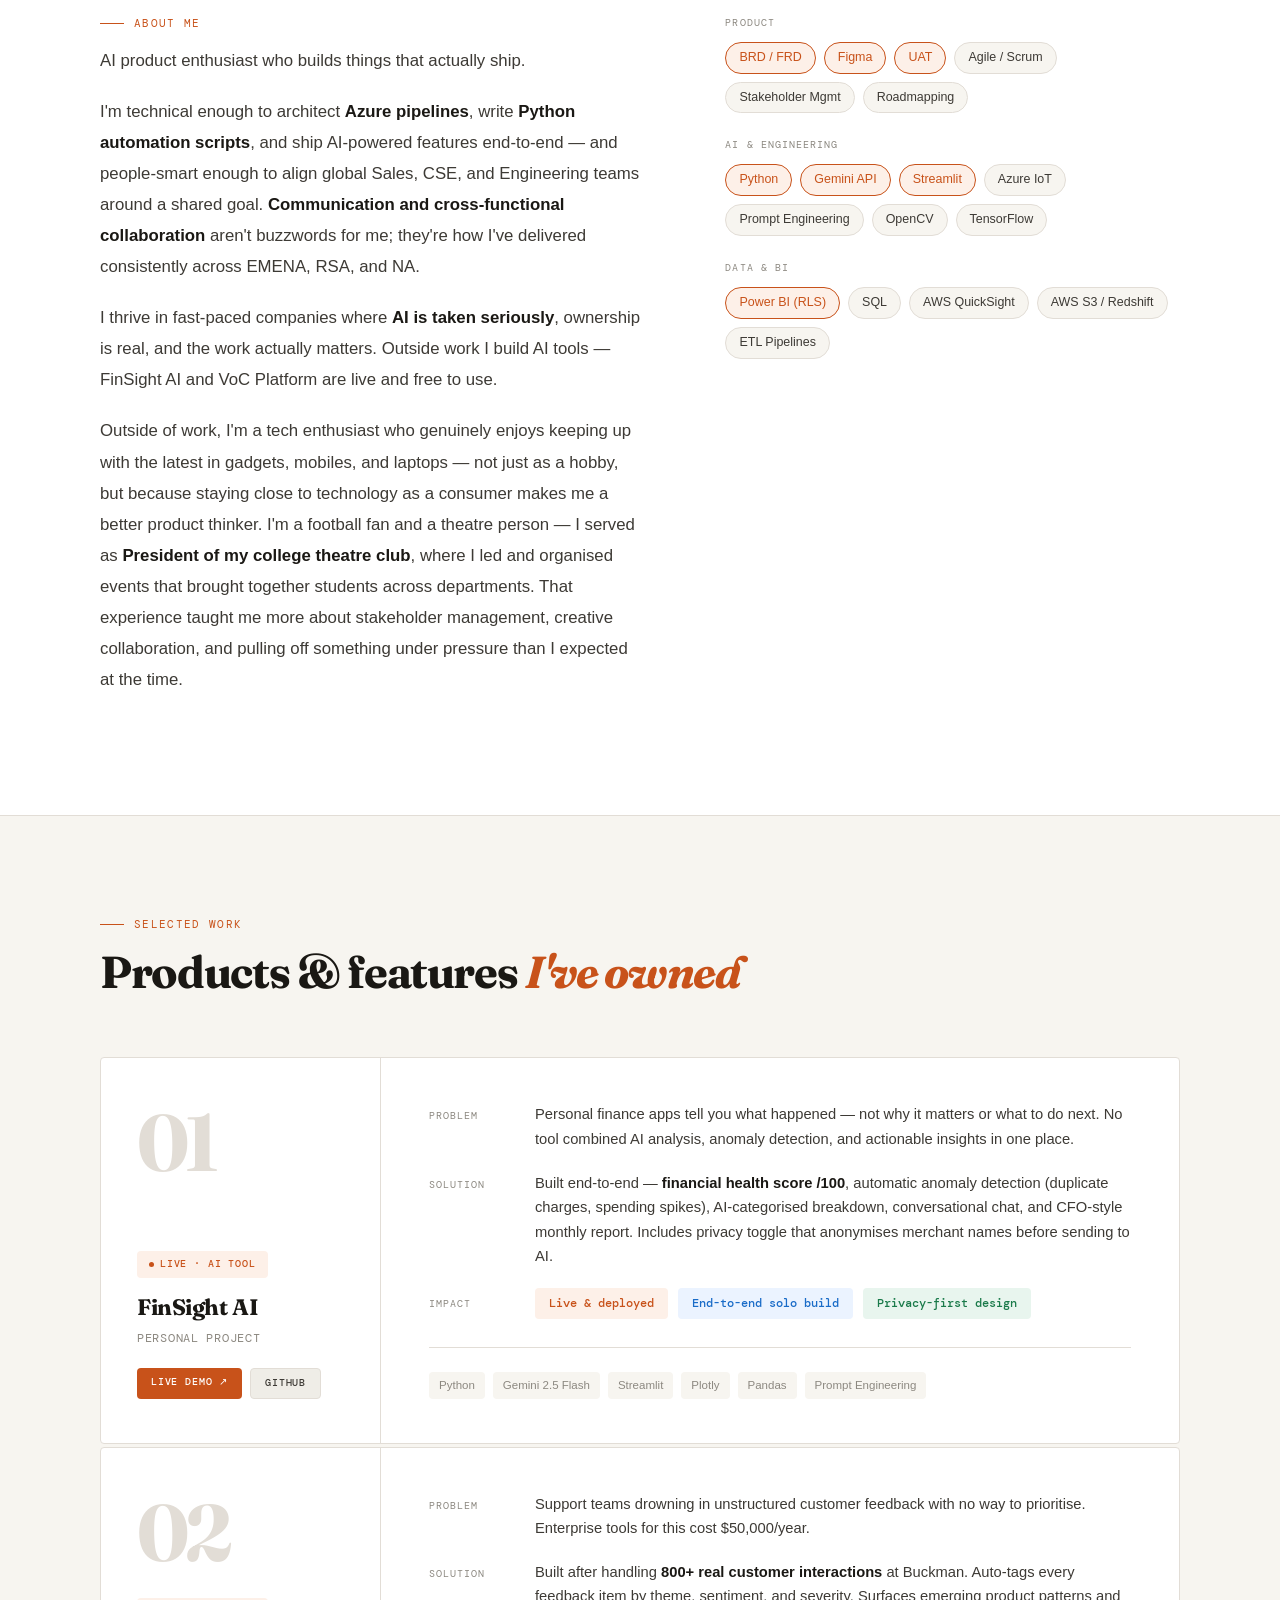
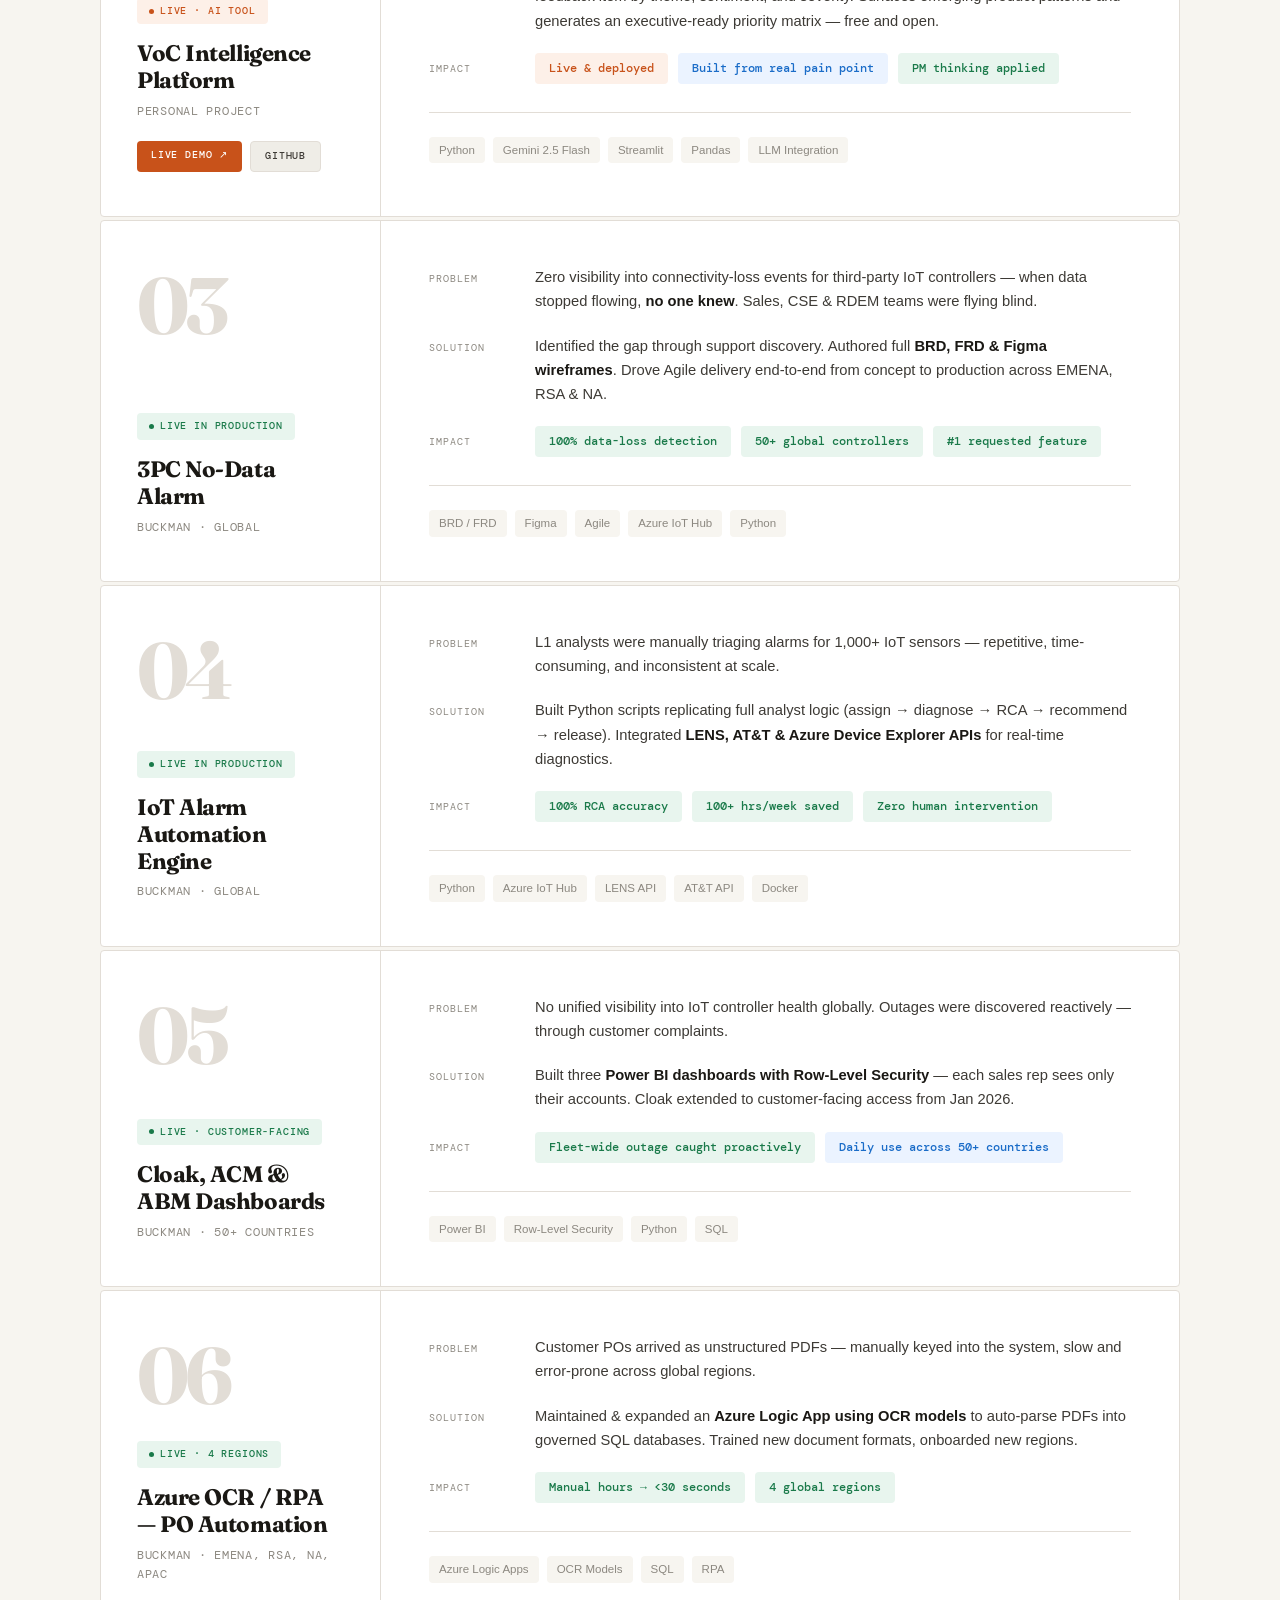
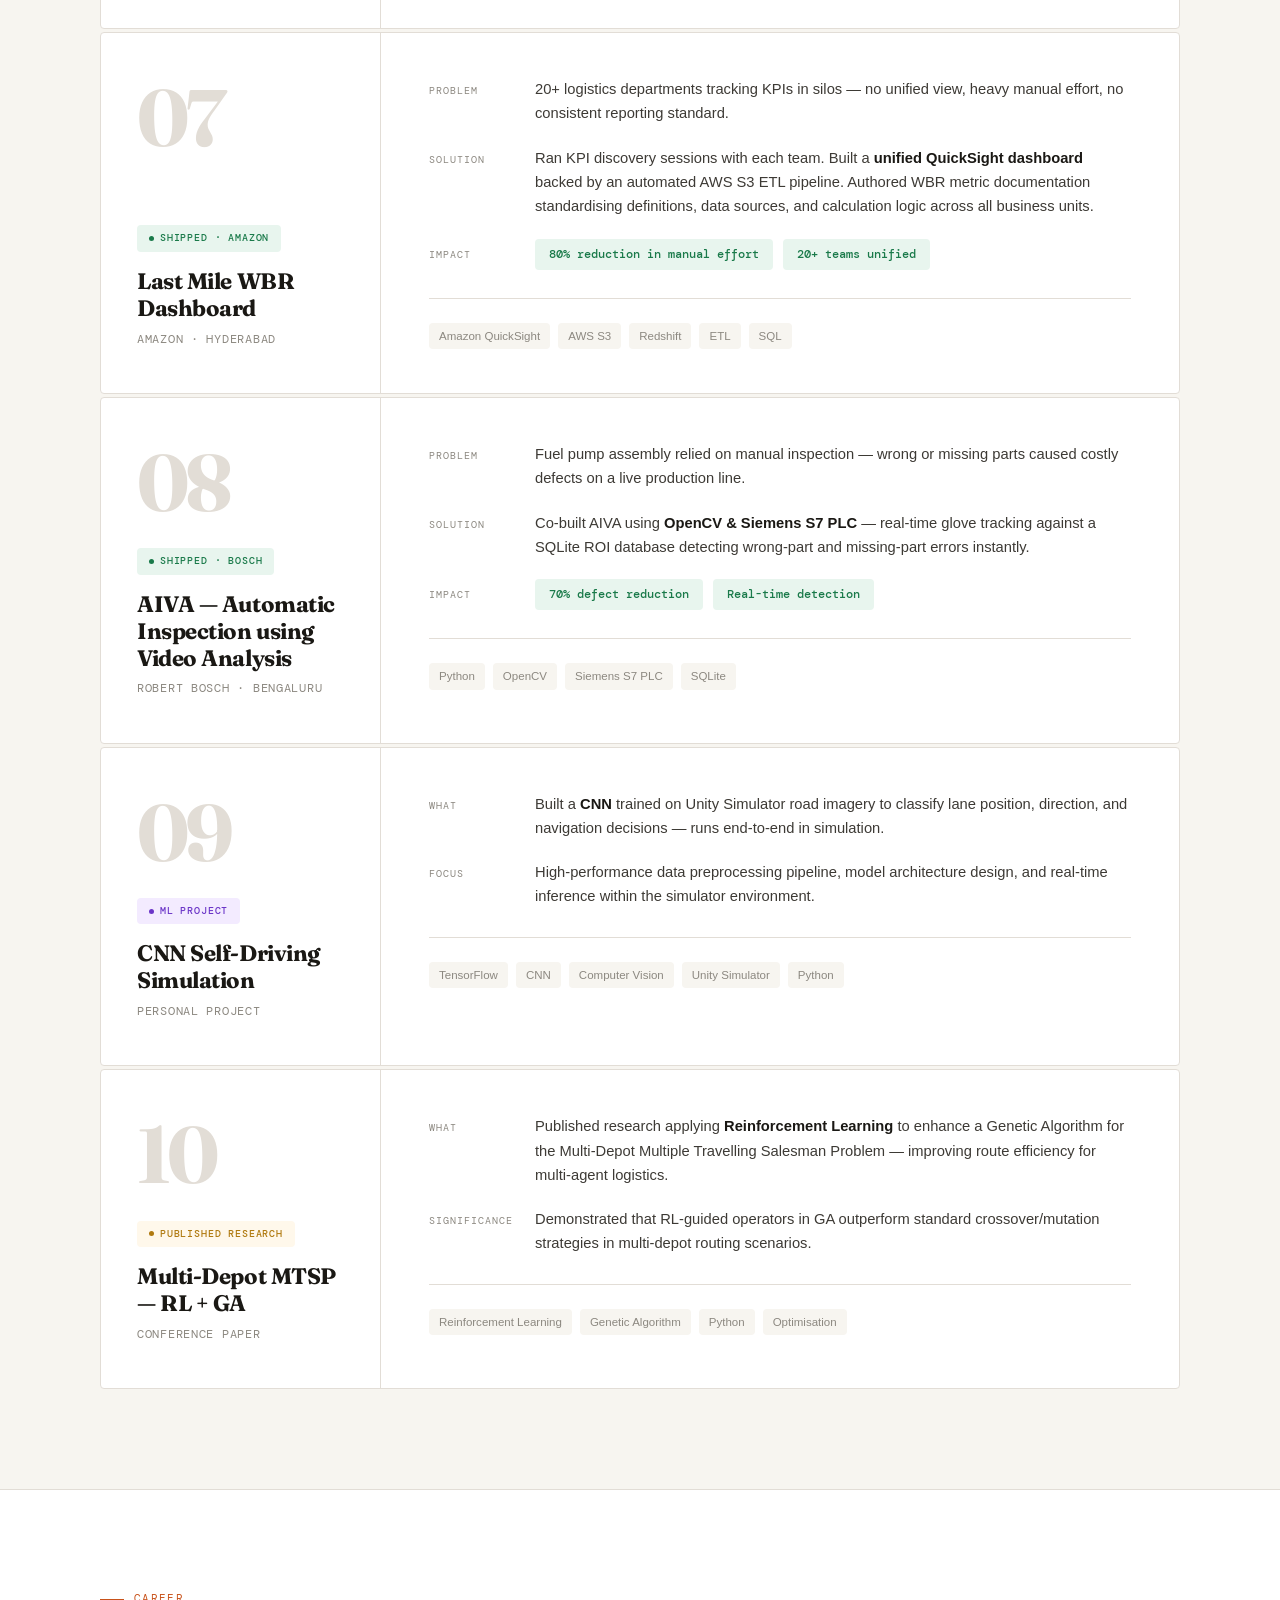
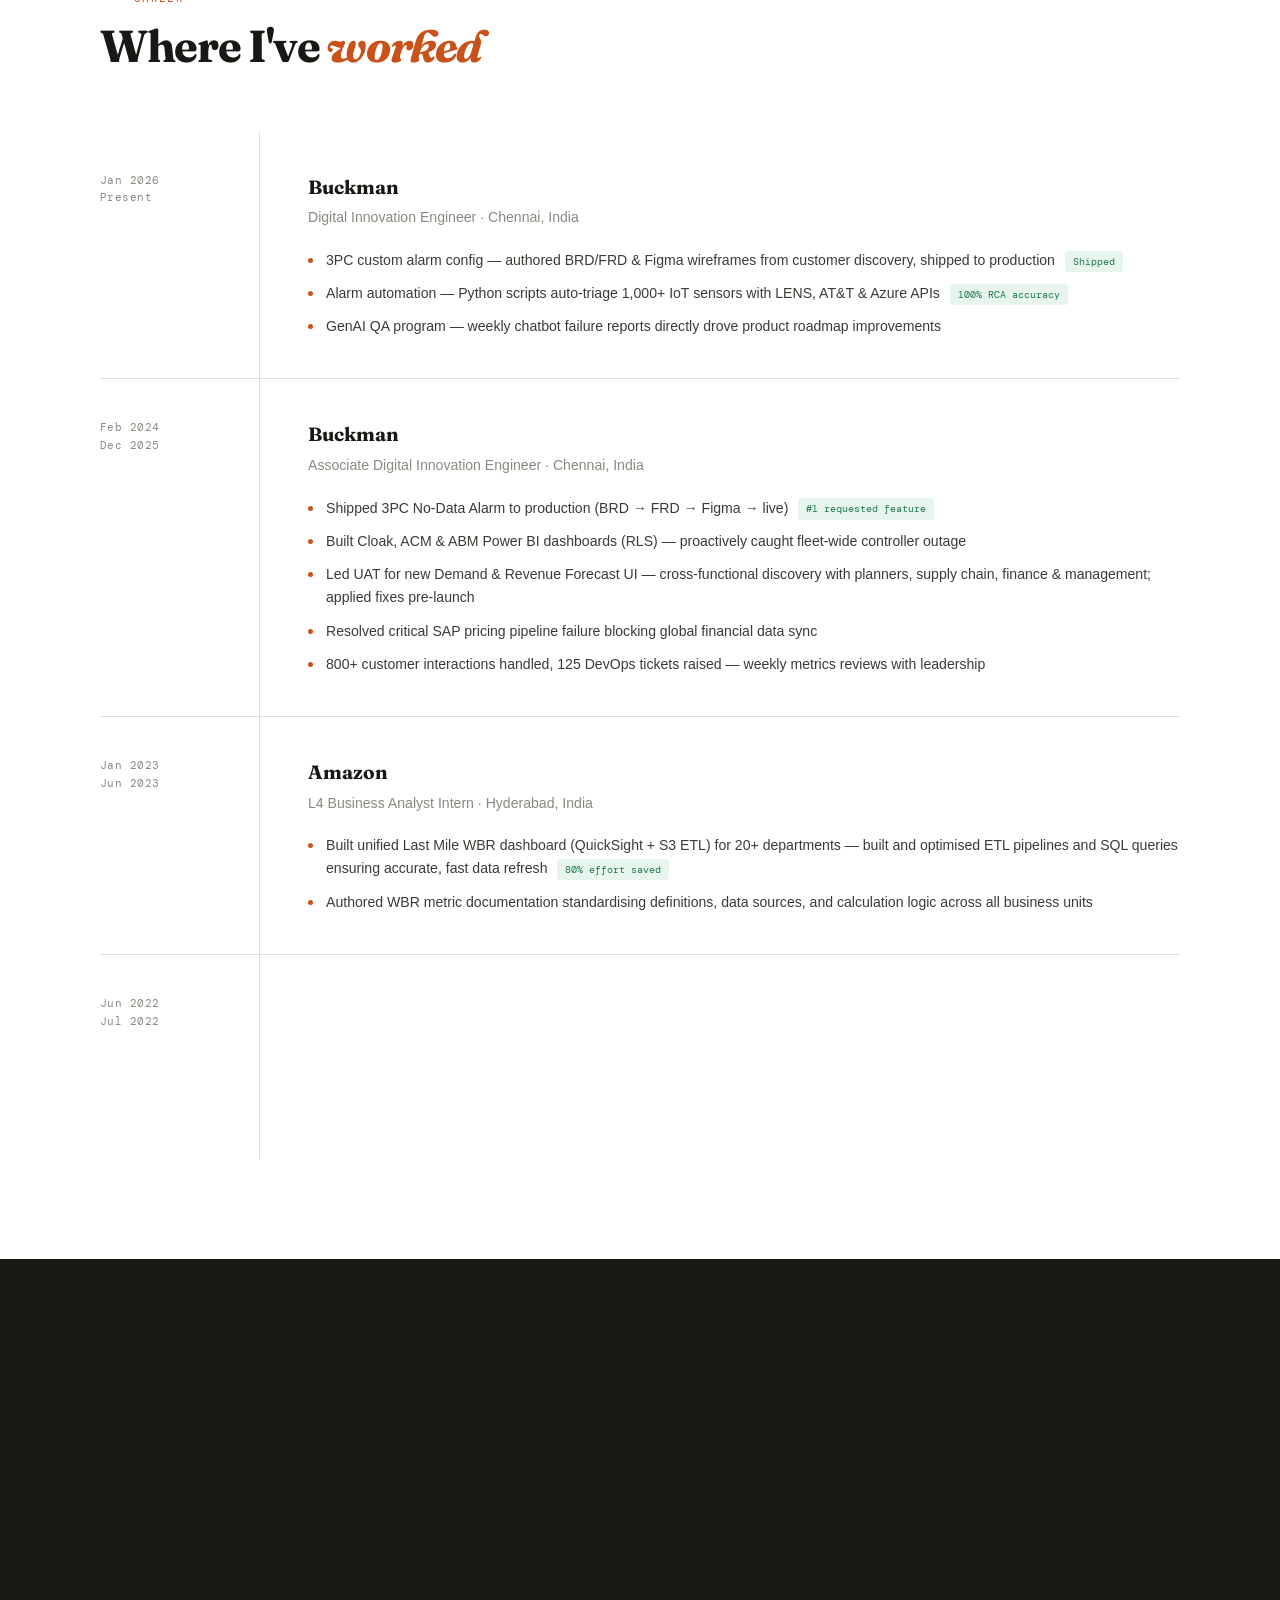
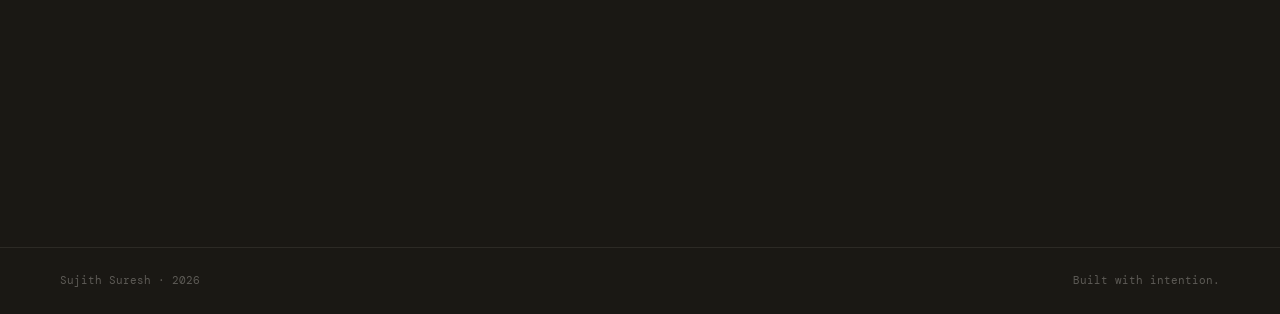
<file: portfolio_sujith_suresh.html>
<!DOCTYPE html>
<html lang="en">
<head>
<meta charset="UTF-8">
<meta name="viewport" content="width=device-width, initial-scale=1.0">
<title>Sujith Suresh — AI Product Manager</title>
<link href="https://fonts.googleapis.com/css2?family=Fraunces:ital,wght@0,300;0,400;0,600;0,700;1,300;1,400&family=Cabinet+Grotesk:wght@300;400;500;700;800&family=DM+Mono:wght@400;500&display=swap" rel="stylesheet">
<style>
  :root {
    --bg: #F7F5F0; --bg2: #EFEDE7; --white: #FFFFFF;
    --ink: #1A1814; --ink2: #3D3A35; --muted: #8C8880;
    --border: #E2DDD6; --accent: #C8521A; --accent2: #1A6CC8;
    --accent-light: #FDF0E8; --green: #1A7A4A; --green-light: #E8F5EE;
    --purple: #6B35C8; --purple-light: #F3EBFF;
    --gold: #B07A10; --gold-light: #FFF8EB;
  }
  *, *::before, *::after { box-sizing: border-box; margin: 0; padding: 0; }
  html { scroll-behavior: smooth; }
  body { background: var(--bg); color: var(--ink); font-family: 'Cabinet Grotesk', sans-serif; font-weight: 400; line-height: 1.6; overflow-x: hidden; }

  /* NAV */
  nav { position: fixed; top: 0; left: 0; right: 0; z-index: 100; padding: 0 60px; height: 64px; display: flex; justify-content: space-between; align-items: center; background: rgba(247,245,240,0.92); backdrop-filter: blur(16px); border-bottom: 1px solid var(--border); }
  .nav-logo { font-family: 'Fraunces', serif; font-weight: 700; font-size: 1.15rem; color: var(--ink); }
  .nav-logo span { color: var(--accent); }
  .nav-links { display: flex; gap: 32px; align-items: center; }
  .nav-links a { font-size: 0.82rem; font-weight: 500; color: var(--muted); text-decoration: none; letter-spacing: 0.05em; text-transform: uppercase; transition: color 0.2s; }
  .nav-links a:hover { color: var(--ink); }
  .nav-cta { background: var(--ink) !important; color: var(--bg) !important; padding: 8px 20px; border-radius: 100px; font-size: 0.8rem !important; letter-spacing: 0.03em !important; }
  .nav-cta:hover { background: var(--accent) !important; color: white !important; }

  /* HERO */
  #hero { min-height: 100vh; display: grid; grid-template-columns: 1fr 1fr; padding-top: 64px; }
  .hero-left { padding: 80px 60px; display: flex; flex-direction: column; justify-content: center; border-right: 1px solid var(--border); }
  .hero-right { padding: 80px 60px; display: flex; flex-direction: column; justify-content: center; background: var(--white); }
  .hero-eyebrow { font-family: 'DM Mono', monospace; font-size: 0.72rem; letter-spacing: 0.12em; color: var(--accent); text-transform: uppercase; margin-bottom: 24px; display: flex; align-items: center; gap: 10px; animation: fadeUp 0.5s ease both; }
  .hero-eyebrow::before { content: ''; width: 28px; height: 1px; background: var(--accent); }
  h1 { font-family: 'Fraunces', serif; font-size: clamp(2.8rem, 5vw, 4.5rem); font-weight: 700; line-height: 1.05; letter-spacing: -0.03em; margin-bottom: 28px; animation: fadeUp 0.5s 0.1s ease both; }
  h1 em { font-style: italic; color: var(--accent); }
  .hero-desc { font-size: 1.05rem; color: var(--ink2); line-height: 1.8; max-width: 480px; margin-bottom: 44px; animation: fadeUp 0.5s 0.2s ease both; }
  .hero-actions { display: flex; gap: 14px; flex-wrap: wrap; animation: fadeUp 0.5s 0.3s ease both; }
  .btn-dark { background: var(--ink); color: var(--bg); padding: 13px 28px; border-radius: 100px; font-size: 0.88rem; font-weight: 600; text-decoration: none; transition: background 0.2s, transform 0.2s; display: inline-flex; align-items: center; gap: 8px; }
  .btn-dark:hover { background: var(--accent); transform: translateY(-1px); }
  .btn-outline { background: transparent; color: var(--ink); padding: 13px 28px; border-radius: 100px; font-size: 0.88rem; font-weight: 500; text-decoration: none; border: 1.5px solid var(--border); transition: border-color 0.2s, transform 0.2s; display: inline-flex; align-items: center; gap: 8px; }
  .btn-outline:hover { border-color: var(--ink); transform: translateY(-1px); }
  .hero-stats-title { font-family: 'DM Mono', monospace; font-size: 0.68rem; letter-spacing: 0.1em; text-transform: uppercase; color: var(--muted); margin-bottom: 32px; animation: fadeUp 0.5s 0.15s ease both; }
  .stats-grid { display: grid; grid-template-columns: 1fr 1fr; gap: 1px; background: var(--border); border: 1px solid var(--border); animation: fadeUp 0.5s 0.25s ease both; }
  .stat-cell { background: var(--white); padding: 32px 28px; transition: background 0.2s; }
  .stat-cell:hover { background: var(--accent-light); }
  .stat-big { font-family: 'Fraunces', serif; font-size: 3rem; font-weight: 700; color: var(--ink); line-height: 1; letter-spacing: -0.04em; margin-bottom: 8px; }
  .stat-big span { color: var(--accent); }
  .stat-desc { font-size: 0.82rem; color: var(--muted); line-height: 1.4; }
  .hero-brands { margin-top: 40px; animation: fadeUp 0.5s 0.35s ease both; }
  .brands-label { font-family: 'DM Mono', monospace; font-size: 0.65rem; letter-spacing: 0.1em; color: var(--muted); text-transform: uppercase; margin-bottom: 16px; }
  .brands-row { display: flex; gap: 12px; flex-wrap: wrap; }
  .brand-tag { font-size: 0.8rem; font-weight: 700; padding: 7px 16px; border-radius: 100px; border: 1.5px solid var(--border); color: var(--ink2); background: var(--bg); }

  @keyframes fadeUp { from { opacity:0; transform:translateY(20px); } to { opacity:1; transform:none; } }

  /* SHARED */
  .section-wrap { max-width: 1200px; margin: 0 auto; padding: 100px 60px; }
  .section-header { margin-bottom: 60px; }
  .eyebrow { font-family: 'DM Mono', monospace; font-size: 0.7rem; letter-spacing: 0.12em; color: var(--accent); text-transform: uppercase; margin-bottom: 12px; display: flex; align-items: center; gap: 10px; }
  .eyebrow::before { content: ''; width: 24px; height: 1px; background: var(--accent); }
  .section-title { font-family: 'Fraunces', serif; font-size: clamp(2rem, 3.5vw, 2.8rem); font-weight: 700; letter-spacing: -0.03em; line-height: 1.15; }
  .section-title em { font-style: italic; color: var(--accent); }

  /* AI TOOLS BANNER */
  #ai-tools { background: var(--ink); border-bottom: 1px solid rgba(255,255,255,0.06); }
  .ai-tools-inner { max-width: 1200px; margin: 0 auto; padding: 60px 60px; }
  .ai-tools-header { display: flex; justify-content: space-between; align-items: flex-end; margin-bottom: 40px; }
  .ai-tools-title { font-family: 'Fraunces', serif; font-size: clamp(1.6rem, 2.5vw, 2.2rem); font-weight: 700; color: var(--bg); letter-spacing: -0.03em; line-height: 1.2; }
  .ai-tools-title em { font-style: italic; color: var(--accent); }
  .ai-tools-sub { font-size: 0.82rem; color: rgba(247,245,240,0.4); font-family: 'DM Mono', monospace; letter-spacing: 0.06em; }
  .ai-tools-grid { display: grid; grid-template-columns: 1fr 1fr; gap: 2px; background: rgba(255,255,255,0.06); }
  .ai-tool-card { background: #1F1D18; padding: 36px 40px; transition: background 0.2s; }
  .ai-tool-card:hover { background: #252219; }
  .ai-tool-top { display: flex; justify-content: space-between; align-items: flex-start; margin-bottom: 16px; }
  .ai-tool-name { font-family: 'Fraunces', serif; font-size: 1.3rem; font-weight: 700; color: var(--bg); letter-spacing: -0.02em; }
  .ai-tool-links { display: flex; gap: 10px; }
  .ai-tool-link { font-family: 'DM Mono', monospace; font-size: 0.65rem; letter-spacing: 0.08em; text-transform: uppercase; padding: 5px 12px; border-radius: 4px; text-decoration: none; font-weight: 500; transition: opacity 0.2s; }
  .ai-tool-link:hover { opacity: 0.75; }
  .link-live { background: var(--accent); color: white; }
  .link-gh { background: rgba(255,255,255,0.1); color: rgba(247,245,240,0.7); }
  .ai-tool-desc { font-size: 0.9rem; color: rgba(247,245,240,0.55); line-height: 1.75; margin-bottom: 20px; }
  .ai-tool-stack { display: flex; flex-wrap: wrap; gap: 8px; }
  .stack-tag { font-size: 0.72rem; color: rgba(247,245,240,0.4); background: rgba(255,255,255,0.06); padding: 4px 10px; border-radius: 4px; font-family: 'DM Mono', monospace; }

  /* ABOUT */
  #about { background: var(--white); border-top: 1px solid var(--border); border-bottom: 1px solid var(--border); }
  .about-grid { display: grid; grid-template-columns: 1.2fr 1fr; gap: 80px; align-items: start; }
  .about-body p { font-size: 1.05rem; color: var(--ink2); line-height: 1.85; margin-bottom: 20px; }
  .about-body p strong { color: var(--ink); font-weight: 600; }
  .about-body p:first-child { font-family: 'Fraunces', serif; font-size: 1.25rem; font-weight: 400; line-height: 1.6; color: var(--ink); }
  .skills-stack { display: flex; flex-direction: column; gap: 24px; }
  .skill-group-label { font-family: 'DM Mono', monospace; font-size: 0.65rem; letter-spacing: 0.1em; color: var(--muted); text-transform: uppercase; margin-bottom: 10px; }
  .skill-pills { display: flex; flex-wrap: wrap; gap: 8px; }
  .pill { font-size: 0.78rem; font-weight: 500; padding: 5px 13px; border-radius: 100px; border: 1.5px solid var(--border); color: var(--ink2); background: var(--bg); transition: border-color 0.2s, color 0.2s; }
  .pill.hot { border-color: var(--accent); color: var(--accent); background: var(--accent-light); }

  /* PROJECTS */
  #projects { background: var(--bg); }
  .projects-list { display: flex; flex-direction: column; gap: 3px; }
  .case-card { background: var(--white); border: 1px solid var(--border); border-radius: 4px; overflow: hidden; transition: box-shadow 0.25s, transform 0.25s; }
  .case-card:hover { box-shadow: 0 8px 40px rgba(0,0,0,0.08); transform: translateY(-2px); }
  .case-inner { display: grid; grid-template-columns: 280px 1fr; }
  .case-left { padding: 44px 36px; border-right: 1px solid var(--border); display: flex; flex-direction: column; justify-content: space-between; }
  .case-right { padding: 44px 48px; }
  .case-number { font-family: 'Fraunces', serif; font-size: 5rem; font-weight: 700; color: var(--border); line-height: 1; letter-spacing: -0.05em; margin-bottom: 24px; }
  .case-badge { display: inline-flex; align-items: center; gap: 6px; font-family: 'DM Mono', monospace; font-size: 0.65rem; letter-spacing: 0.08em; text-transform: uppercase; padding: 5px 12px; border-radius: 4px; font-weight: 500; margin-bottom: 16px; }
  .badge-prod { background: var(--green-light); color: var(--green); }
  .badge-ai { background: var(--accent-light); color: var(--accent); }
  .badge-uat { background: #EBF3FF; color: var(--accent2); }
  .badge-ml { background: var(--purple-light); color: var(--purple); }
  .badge-pub { background: var(--gold-light); color: var(--gold); }
  .badge-dot { width: 5px; height: 5px; border-radius: 50%; background: currentColor; }
  .case-title { font-family: 'Fraunces', serif; font-size: 1.4rem; font-weight: 700; letter-spacing: -0.02em; line-height: 1.2; margin-bottom: 8px; }
  .case-company { font-size: 0.75rem; color: var(--muted); font-family: 'DM Mono', monospace; letter-spacing: 0.06em; }
  .case-links { display: flex; gap: 8px; margin-top: 20px; }
  .case-link { font-family: 'DM Mono', monospace; font-size: 0.65rem; letter-spacing: 0.08em; text-transform: uppercase; padding: 6px 14px; border-radius: 4px; text-decoration: none; font-weight: 500; transition: opacity 0.2s; }
  .case-link:hover { opacity: 0.75; }
  .case-link-live { background: var(--accent); color: white; }
  .case-link-gh { background: var(--bg2); color: var(--ink2); border: 1px solid var(--border); }
  .psi { display: flex; flex-direction: column; gap: 20px; margin-bottom: 28px; }
  .psi-row { display: grid; grid-template-columns: 90px 1fr; gap: 16px; align-items: baseline; }
  .psi-label { font-family: 'DM Mono', monospace; font-size: 0.65rem; letter-spacing: 0.1em; text-transform: uppercase; color: var(--muted); padding-top: 2px; }
  .psi-text { font-size: 0.92rem; color: var(--ink2); line-height: 1.65; }
  .psi-text strong { color: var(--ink); font-weight: 600; }
  .impact-bar { display: flex; flex-wrap: wrap; gap: 10px; }
  .impact-chip { font-family: 'DM Mono', monospace; font-size: 0.72rem; padding: 6px 14px; border-radius: 4px; background: var(--green-light); color: var(--green); font-weight: 500; }
  .impact-chip.blue { background: #EBF3FF; color: var(--accent2); }
  .impact-chip.orange { background: var(--accent-light); color: var(--accent); }
  .case-tech { display: flex; flex-wrap: wrap; gap: 8px; margin-top: 24px; padding-top: 24px; border-top: 1px solid var(--border); }
  .tech { font-size: 0.72rem; color: var(--muted); background: var(--bg); padding: 4px 10px; border-radius: 4px; }

  /* EXPERIENCE */
  #experience { background: var(--white); border-top: 1px solid var(--border); }
  .exp-grid { display: grid; grid-template-columns: 160px 1fr; }
  .exp-date-col { padding: 40px 32px 40px 0; border-right: 1px solid var(--border); border-bottom: 1px solid var(--border); }
  .exp-content-col { padding: 40px 0 40px 48px; border-bottom: 1px solid var(--border); }
  .exp-date-col.last, .exp-content-col.last { border-bottom: none; }
  .exp-dates { font-family: 'DM Mono', monospace; font-size: 0.7rem; color: var(--muted); letter-spacing: 0.04em; line-height: 1.6; }
  .exp-company { font-family: 'Fraunces', serif; font-size: 1.2rem; font-weight: 700; margin-bottom: 4px; }
  .exp-role { font-size: 0.88rem; color: var(--muted); margin-bottom: 20px; }
  .exp-bullets { list-style: none; display: flex; flex-direction: column; gap: 10px; }
  .exp-bullets li { font-size: 0.88rem; color: var(--ink2); padding-left: 18px; position: relative; line-height: 1.65; }
  .exp-bullets li::before { content: ''; position: absolute; left: 0; top: 9px; width: 5px; height: 5px; border-radius: 50%; background: var(--accent); }
  .exp-tag { display: inline-block; font-family: 'DM Mono', monospace; font-size: 0.65rem; background: var(--green-light); color: var(--green); padding: 2px 8px; border-radius: 3px; margin-left: 6px; vertical-align: middle; }

  /* CONTACT */
  #contact { background: var(--ink); color: var(--bg); }
  #contact .section-title { color: var(--bg); }
  #contact .eyebrow { color: var(--accent); }
  #contact .eyebrow::before { background: var(--accent); }
  .contact-grid { display: grid; grid-template-columns: 1fr 1fr; gap: 80px; align-items: center; }
  .contact-left p { font-size: 1.05rem; color: rgba(247,245,240,0.6); line-height: 1.8; margin-top: 20px; }
  .contact-links { display: flex; flex-direction: column; gap: 14px; }
  .contact-link { display: flex; align-items: center; gap: 16px; padding: 20px 24px; border: 1px solid rgba(247,245,240,0.12); border-radius: 4px; text-decoration: none; color: var(--bg); transition: background 0.2s, border-color 0.2s; }
  .contact-link:hover { background: rgba(247,245,240,0.06); border-color: rgba(247,245,240,0.25); }
  .cl-icon { font-size: 1.1rem; width: 28px; text-align: center; }
  .cl-label { font-size: 0.68rem; font-family: 'DM Mono', monospace; letter-spacing: 0.08em; color: rgba(247,245,240,0.4); text-transform: uppercase; margin-bottom: 3px; }
  .cl-value { font-size: 0.95rem; font-weight: 500; }

  footer { background: var(--ink); border-top: 1px solid rgba(247,245,240,0.08); padding: 24px 60px; display: flex; justify-content: space-between; }
  footer span { font-family: 'DM Mono', monospace; font-size: 0.68rem; color: rgba(247,245,240,0.3); }

  .reveal { opacity: 0; transform: translateY(24px); transition: opacity 0.6s ease, transform 0.6s ease; }
  .reveal.visible { opacity: 1; transform: none; }

  @media (max-width: 960px) {
    nav { padding: 0 24px; } .nav-links { display: none; }
    #hero { grid-template-columns: 1fr; }
    .hero-left, .hero-right { padding: 60px 24px; }
    .section-wrap, .ai-tools-inner { padding: 60px 24px; }
    .about-grid, .contact-grid { grid-template-columns: 1fr; gap: 48px; }
    .case-inner { grid-template-columns: 1fr; }
    .case-left { border-right: none; border-bottom: 1px solid var(--border); }
    .exp-grid { grid-template-columns: 1fr; }
    .exp-date-col { border-right: none; border-bottom: none; padding: 32px 0 0; }
    .exp-content-col { padding: 12px 0 32px; }
    .ai-tools-grid { grid-template-columns: 1fr; }
    .ai-tools-header { flex-direction: column; align-items: flex-start; gap: 8px; }
  }
</style>
</head>
<body>

<nav>
  <div class="nav-logo">Sujith<span>.</span></div>
  <div class="nav-links">
    <a href="#ai-tools">AI Tools</a>
    <a href="#about">About</a>
    <a href="#projects">Work</a>
    <a href="#experience">Experience</a>
    <a href="#contact" class="nav-cta">Say Hello</a>
  </div>
</nav>

<!-- HERO -->
<section id="hero">
  <div class="hero-left">
    <div class="hero-eyebrow">AI Product Manager</div>
    <h1>Building AI products that <em>actually</em> ship.</h1>
    <p class="hero-desc">I sit at the intersection of product thinking, AI engineering, and cross-functional delivery — owning features end-to-end from BRD to production on a SaaS platform used across 50+ countries. I also build AI tools in my own time.</p>
    <div class="hero-actions">
      <a href="#ai-tools" class="btn-dark">&#9889; My AI Tools</a>
      <a href="#projects" class="btn-outline">View All Work</a>
    </div>
  </div>
  <div class="hero-right">
    <div class="hero-stats-title">Impact by numbers</div>
    <div class="stats-grid">
      <div class="stat-cell">
        <div class="stat-big">2<span>+</span></div>
        <div class="stat-desc">Live AI tools built &amp; deployed from scratch</div>
      </div>
      <div class="stat-cell">
        <div class="stat-big">50<span>+</span></div>
        <div class="stat-desc">Countries using features I shipped</div>
      </div>
      <div class="stat-cell">
        <div class="stat-big">100<span>%</span></div>
        <div class="stat-desc">RCA accuracy on alarm automation</div>
      </div>
      <div class="stat-cell">
        <div class="stat-big">800<span>+</span></div>
        <div class="stat-desc">Customer interactions handled &amp; insights delivered</div>
      </div>
    </div>
    <div class="hero-brands">
      <div class="brands-label">Experience at</div>
      <div class="brands-row">
        <span class="brand-tag">Buckman</span>
        <span class="brand-tag">Amazon</span>
        <span class="brand-tag">Bosch</span>
      </div>
    </div>
  </div>
</section>

<!-- AI TOOLS SECTION -->
<section id="ai-tools">
  <div class="ai-tools-inner">
    <div class="ai-tools-header reveal">
      <div>
        <div style="font-family:'DM Mono',monospace;font-size:0.7rem;letter-spacing:0.12em;color:var(--accent);text-transform:uppercase;margin-bottom:10px;display:flex;align-items:center;gap:10px;"><span style="width:24px;height:1px;background:var(--accent);display:inline-block"></span>AI Projects</div>
        <div class="ai-tools-title">Built from scratch. <em>Deployed and live.</em></div>
      </div>
      <div class="ai-tools-sub">Gemini 2.5 Flash &middot; Python &middot; Streamlit</div>
    </div>
    <div class="ai-tools-grid reveal">
      <div class="ai-tool-card">
        <div class="ai-tool-top">
          <div class="ai-tool-name">&#128176; FinSight AI</div>
          <div class="ai-tool-links">
            <a href="https://finsight-ai-report.streamlit.app" target="_blank" class="ai-tool-link link-live">Live Demo &#8599;</a>
            <a href="https://github.com/sujithsuresh-803/finsight" target="_blank" class="ai-tool-link link-gh">GitHub</a>
          </div>
        </div>
        <p class="ai-tool-desc">AI-powered personal finance tool — upload any bank statement CSV and get a financial health score /100, automatic anomaly detection (duplicate charges, spending spikes), AI-categorised spending breakdown, conversational AI chat, and a CFO-style monthly report. Built with a privacy toggle that anonymises merchant data before sending to AI.</p>
        <div class="ai-tool-stack">
          <span class="stack-tag">Python</span>
          <span class="stack-tag">Gemini 2.5 Flash</span>
          <span class="stack-tag">Streamlit</span>
          <span class="stack-tag">Plotly</span>
          <span class="stack-tag">Pandas</span>
          <span class="stack-tag">Prompt Engineering</span>
        </div>
      </div>
      <div class="ai-tool-card">
        <div class="ai-tool-top">
          <div class="ai-tool-name">&#127919; VoC Intelligence Platform</div>
          <div class="ai-tool-links">
            <a href="https://voc-pgqvcesvparenwdz59rynz.streamlit.app" target="_blank" class="ai-tool-link link-live">Live Demo &#8599;</a>
            <a href="https://github.com/sujithsuresh-803/voc-platform" target="_blank" class="ai-tool-link link-gh">GitHub</a>
          </div>
        </div>
        <p class="ai-tool-desc">AI-powered Voice of Customer platform that ingests raw customer feedback from any source, auto-tags every item by theme, sentiment, and severity, detects emerging product quality patterns, and generates an executive-ready priority matrix and insights report. Built after handling 800+ real customer interactions at Buckman and seeing the gap firsthand.</p>
        <div class="ai-tool-stack">
          <span class="stack-tag">Python</span>
          <span class="stack-tag">Gemini 2.5 Flash</span>
          <span class="stack-tag">Streamlit</span>
          <span class="stack-tag">Pandas</span>
          <span class="stack-tag">LLM API Integration</span>
          <span class="stack-tag">Prompt Engineering</span>
        </div>
      </div>
    </div>
  </div>
</section>

<!-- ABOUT -->
<section id="about">
  <div class="section-wrap">
    <div class="about-grid reveal">
      <div class="about-body">
        <div class="eyebrow">About me</div>
        <p>AI product enthusiast who builds things that actually ship.</p>
        <p>I'm technical enough to architect <strong>Azure pipelines</strong>, write <strong>Python automation scripts</strong>, and ship AI-powered features end-to-end — and people-smart enough to align global Sales, CSE, and Engineering teams around a shared goal. <strong>Communication and cross-functional collaboration</strong> aren't buzzwords for me; they're how I've delivered consistently across EMENA, RSA, and NA.</p>
        <p>I thrive in fast-paced companies where <strong>AI is taken seriously</strong>, ownership is real, and the work actually matters. Outside work I build AI tools — FinSight AI and VoC Platform are live and free to use.</p>
        <p>Outside of work, I'm a tech enthusiast who genuinely enjoys keeping up with the latest in gadgets, mobiles, and laptops — not just as a hobby, but because staying close to technology as a consumer makes me a better product thinker. I'm a football fan and a theatre person — I served as <strong>President of my college theatre club</strong>, where I led and organised events that brought together students across departments. That experience taught me more about stakeholder management, creative collaboration, and pulling off something under pressure than I expected at the time.</p>
      </div>
      <div class="skills-stack reveal">
        <div>
          <div class="skill-group-label">Product</div>
          <div class="skill-pills"><span class="pill hot">BRD / FRD</span><span class="pill hot">Figma</span><span class="pill hot">UAT</span><span class="pill">Agile / Scrum</span><span class="pill">Stakeholder Mgmt</span><span class="pill">Roadmapping</span></div>
        </div>
        <div>
          <div class="skill-group-label">AI &amp; Engineering</div>
          <div class="skill-pills"><span class="pill hot">Python</span><span class="pill hot">Gemini API</span><span class="pill hot">Streamlit</span><span class="pill">Azure IoT</span><span class="pill">Prompt Engineering</span><span class="pill">OpenCV</span><span class="pill">TensorFlow</span></div>
        </div>
        <div>
          <div class="skill-group-label">Data &amp; BI</div>
          <div class="skill-pills"><span class="pill hot">Power BI (RLS)</span><span class="pill">SQL</span><span class="pill">AWS QuickSight</span><span class="pill">AWS S3 / Redshift</span><span class="pill">ETL Pipelines</span></div>
        </div>
      </div>
    </div>
  </div>
</section>

<!-- PROJECTS -->
<section id="projects">
  <div class="section-wrap">
    <div class="section-header reveal">
      <div class="eyebrow">Selected work</div>
      <div class="section-title">Products &amp; features <em>I've owned</em></div>
    </div>
    <div class="projects-list">

      <div class="case-card reveal">
        <div class="case-inner">
          <div class="case-left">
            <div class="case-number">01</div>
            <div>
              <div class="case-badge badge-ai"><span class="badge-dot"></span>Live &middot; AI Tool</div>
              <div class="case-title">FinSight AI</div>
              <div class="case-company">PERSONAL PROJECT</div>
              <div class="case-links">
                <a href="https://finsight-ai-report.streamlit.app" target="_blank" class="case-link case-link-live">Live Demo &#8599;</a>
                <a href="https://github.com/sujithsuresh-803/finsight" target="_blank" class="case-link case-link-gh">GitHub</a>
              </div>
            </div>
          </div>
          <div class="case-right">
            <div class="psi">
              <div class="psi-row"><div class="psi-label">Problem</div><div class="psi-text">Personal finance apps tell you what happened — not why it matters or what to do next. No tool combined AI analysis, anomaly detection, and actionable insights in one place.</div></div>
              <div class="psi-row"><div class="psi-label">Solution</div><div class="psi-text">Built end-to-end — <strong>financial health score /100</strong>, automatic anomaly detection (duplicate charges, spending spikes), AI-categorised breakdown, conversational chat, and CFO-style monthly report. Includes privacy toggle that anonymises merchant names before sending to AI.</div></div>
              <div class="psi-row"><div class="psi-label">Impact</div><div class="psi-text"><div class="impact-bar"><span class="impact-chip orange">Live &amp; deployed</span><span class="impact-chip blue">End-to-end solo build</span><span class="impact-chip">Privacy-first design</span></div></div></div>
            </div>
            <div class="case-tech"><span class="tech">Python</span><span class="tech">Gemini 2.5 Flash</span><span class="tech">Streamlit</span><span class="tech">Plotly</span><span class="tech">Pandas</span><span class="tech">Prompt Engineering</span></div>
          </div>
        </div>
      </div>

      <div class="case-card reveal">
        <div class="case-inner">
          <div class="case-left">
            <div class="case-number">02</div>
            <div>
              <div class="case-badge badge-ai"><span class="badge-dot"></span>Live &middot; AI Tool</div>
              <div class="case-title">VoC Intelligence Platform</div>
              <div class="case-company">PERSONAL PROJECT</div>
              <div class="case-links">
                <a href="https://voc-pgqvcesvparenwdz59rynz.streamlit.app" target="_blank" class="case-link case-link-live">Live Demo &#8599;</a>
                <a href="https://github.com/sujithsuresh-803/voc-platform" target="_blank" class="case-link case-link-gh">GitHub</a>
              </div>
            </div>
          </div>
          <div class="case-right">
            <div class="psi">
              <div class="psi-row"><div class="psi-label">Problem</div><div class="psi-text">Support teams drowning in unstructured customer feedback with no way to prioritise. Enterprise tools for this cost $50,000/year.</div></div>
              <div class="psi-row"><div class="psi-label">Solution</div><div class="psi-text">Built after handling <strong>800+ real customer interactions</strong> at Buckman. Auto-tags every feedback item by theme, sentiment, and severity. Surfaces emerging product patterns and generates an executive-ready priority matrix — free and open.</div></div>
              <div class="psi-row"><div class="psi-label">Impact</div><div class="psi-text"><div class="impact-bar"><span class="impact-chip orange">Live &amp; deployed</span><span class="impact-chip blue">Built from real pain point</span><span class="impact-chip">PM thinking applied</span></div></div></div>
            </div>
            <div class="case-tech"><span class="tech">Python</span><span class="tech">Gemini 2.5 Flash</span><span class="tech">Streamlit</span><span class="tech">Pandas</span><span class="tech">LLM Integration</span></div>
          </div>
        </div>
      </div>

      <div class="case-card reveal">
        <div class="case-inner">
          <div class="case-left">
            <div class="case-number">03</div>
            <div><div class="case-badge badge-prod"><span class="badge-dot"></span>Live in Production</div><div class="case-title">3PC No-Data Alarm</div><div class="case-company">BUCKMAN &middot; GLOBAL</div></div>
          </div>
          <div class="case-right">
            <div class="psi">
              <div class="psi-row"><div class="psi-label">Problem</div><div class="psi-text">Zero visibility into connectivity-loss events for third-party IoT controllers — when data stopped flowing, <strong>no one knew</strong>. Sales, CSE &amp; RDEM teams were flying blind.</div></div>
              <div class="psi-row"><div class="psi-label">Solution</div><div class="psi-text">Identified the gap through support discovery. Authored full <strong>BRD, FRD &amp; Figma wireframes</strong>. Drove Agile delivery end-to-end from concept to production across EMENA, RSA &amp; NA.</div></div>
              <div class="psi-row"><div class="psi-label">Impact</div><div class="psi-text"><div class="impact-bar"><span class="impact-chip">100% data-loss detection</span><span class="impact-chip">50+ global controllers</span><span class="impact-chip">#1 requested feature</span></div></div></div>
            </div>
            <div class="case-tech"><span class="tech">BRD / FRD</span><span class="tech">Figma</span><span class="tech">Agile</span><span class="tech">Azure IoT Hub</span><span class="tech">Python</span></div>
          </div>
        </div>
      </div>

      <div class="case-card reveal">
        <div class="case-inner">
          <div class="case-left">
            <div class="case-number">04</div>
            <div><div class="case-badge badge-prod"><span class="badge-dot"></span>Live in Production</div><div class="case-title">IoT Alarm Automation Engine</div><div class="case-company">BUCKMAN &middot; GLOBAL</div></div>
          </div>
          <div class="case-right">
            <div class="psi">
              <div class="psi-row"><div class="psi-label">Problem</div><div class="psi-text">L1 analysts were manually triaging alarms for 1,000+ IoT sensors — repetitive, time-consuming, and inconsistent at scale.</div></div>
              <div class="psi-row"><div class="psi-label">Solution</div><div class="psi-text">Built Python scripts replicating full analyst logic (assign &rarr; diagnose &rarr; RCA &rarr; recommend &rarr; release). Integrated <strong>LENS, AT&amp;T &amp; Azure Device Explorer APIs</strong> for real-time diagnostics.</div></div>
              <div class="psi-row"><div class="psi-label">Impact</div><div class="psi-text"><div class="impact-bar"><span class="impact-chip">100% RCA accuracy</span><span class="impact-chip">100+ hrs/week saved</span><span class="impact-chip">Zero human intervention</span></div></div></div>
            </div>
            <div class="case-tech"><span class="tech">Python</span><span class="tech">Azure IoT Hub</span><span class="tech">LENS API</span><span class="tech">AT&amp;T API</span><span class="tech">Docker</span></div>
          </div>
        </div>
      </div>

      <div class="case-card reveal">
        <div class="case-inner">
          <div class="case-left">
            <div class="case-number">05</div>
            <div><div class="case-badge badge-prod"><span class="badge-dot"></span>Live &middot; Customer-Facing</div><div class="case-title">Cloak, ACM &amp; ABM Dashboards</div><div class="case-company">BUCKMAN &middot; 50+ COUNTRIES</div></div>
          </div>
          <div class="case-right">
            <div class="psi">
              <div class="psi-row"><div class="psi-label">Problem</div><div class="psi-text">No unified visibility into IoT controller health globally. Outages were discovered reactively — through customer complaints.</div></div>
              <div class="psi-row"><div class="psi-label">Solution</div><div class="psi-text">Built three <strong>Power BI dashboards with Row-Level Security</strong> — each sales rep sees only their accounts. Cloak extended to customer-facing access from Jan 2026.</div></div>
              <div class="psi-row"><div class="psi-label">Impact</div><div class="psi-text"><div class="impact-bar"><span class="impact-chip">Fleet-wide outage caught proactively</span><span class="impact-chip blue">Daily use across 50+ countries</span></div></div></div>
            </div>
            <div class="case-tech"><span class="tech">Power BI</span><span class="tech">Row-Level Security</span><span class="tech">Python</span><span class="tech">SQL</span></div>
          </div>
        </div>
      </div>

      <div class="case-card reveal">
        <div class="case-inner">
          <div class="case-left">
            <div class="case-number">06</div>
            <div><div class="case-badge badge-prod"><span class="badge-dot"></span>Live &middot; 4 Regions</div><div class="case-title">Azure OCR / RPA — PO Automation</div><div class="case-company">BUCKMAN &middot; EMENA, RSA, NA, APAC</div></div>
          </div>
          <div class="case-right">
            <div class="psi">
              <div class="psi-row"><div class="psi-label">Problem</div><div class="psi-text">Customer POs arrived as unstructured PDFs — manually keyed into the system, slow and error-prone across global regions.</div></div>
              <div class="psi-row"><div class="psi-label">Solution</div><div class="psi-text">Maintained &amp; expanded an <strong>Azure Logic App using OCR models</strong> to auto-parse PDFs into governed SQL databases. Trained new document formats, onboarded new regions.</div></div>
              <div class="psi-row"><div class="psi-label">Impact</div><div class="psi-text"><div class="impact-bar"><span class="impact-chip">Manual hours &rarr; &lt;30 seconds</span><span class="impact-chip">4 global regions</span></div></div></div>
            </div>
            <div class="case-tech"><span class="tech">Azure Logic Apps</span><span class="tech">OCR Models</span><span class="tech">SQL</span><span class="tech">RPA</span></div>
          </div>
        </div>
      </div>

      <div class="case-card reveal">
        <div class="case-inner">
          <div class="case-left">
            <div class="case-number">07</div>
            <div><div class="case-badge badge-prod"><span class="badge-dot"></span>Shipped &middot; Amazon</div><div class="case-title">Last Mile WBR Dashboard</div><div class="case-company">AMAZON &middot; HYDERABAD</div></div>
          </div>
          <div class="case-right">
            <div class="psi">
              <div class="psi-row"><div class="psi-label">Problem</div><div class="psi-text">20+ logistics departments tracking KPIs in silos — no unified view, heavy manual effort, no consistent reporting standard.</div></div>
              <div class="psi-row"><div class="psi-label">Solution</div><div class="psi-text">Ran KPI discovery sessions with each team. Built a <strong>unified QuickSight dashboard</strong> backed by an automated AWS S3 ETL pipeline. Authored WBR metric documentation standardising definitions, data sources, and calculation logic across all business units.</div></div>
              <div class="psi-row"><div class="psi-label">Impact</div><div class="psi-text"><div class="impact-bar"><span class="impact-chip">80% reduction in manual effort</span><span class="impact-chip">20+ teams unified</span></div></div></div>
            </div>
            <div class="case-tech"><span class="tech">Amazon QuickSight</span><span class="tech">AWS S3</span><span class="tech">Redshift</span><span class="tech">ETL</span><span class="tech">SQL</span></div>
          </div>
        </div>
      </div>

      <div class="case-card reveal">
        <div class="case-inner">
          <div class="case-left">
            <div class="case-number">08</div>
            <div><div class="case-badge badge-prod"><span class="badge-dot"></span>Shipped &middot; Bosch</div><div class="case-title">AIVA — Automatic Inspection using Video Analysis</div><div class="case-company">ROBERT BOSCH &middot; BENGALURU</div></div>
          </div>
          <div class="case-right">
            <div class="psi">
              <div class="psi-row"><div class="psi-label">Problem</div><div class="psi-text">Fuel pump assembly relied on manual inspection — wrong or missing parts caused costly defects on a live production line.</div></div>
              <div class="psi-row"><div class="psi-label">Solution</div><div class="psi-text">Co-built AIVA using <strong>OpenCV &amp; Siemens S7 PLC</strong> — real-time glove tracking against a SQLite ROI database detecting wrong-part and missing-part errors instantly.</div></div>
              <div class="psi-row"><div class="psi-label">Impact</div><div class="psi-text"><div class="impact-bar"><span class="impact-chip">70% defect reduction</span><span class="impact-chip">Real-time detection</span></div></div></div>
            </div>
            <div class="case-tech"><span class="tech">Python</span><span class="tech">OpenCV</span><span class="tech">Siemens S7 PLC</span><span class="tech">SQLite</span></div>
          </div>
        </div>
      </div>

      <div class="case-card reveal">
        <div class="case-inner">
          <div class="case-left">
            <div class="case-number">09</div>
            <div><div class="case-badge badge-ml"><span class="badge-dot"></span>ML Project</div><div class="case-title">CNN Self-Driving Simulation</div><div class="case-company">PERSONAL PROJECT</div></div>
          </div>
          <div class="case-right">
            <div class="psi">
              <div class="psi-row"><div class="psi-label">What</div><div class="psi-text">Built a <strong>CNN</strong> trained on Unity Simulator road imagery to classify lane position, direction, and navigation decisions — runs end-to-end in simulation.</div></div>
              <div class="psi-row"><div class="psi-label">Focus</div><div class="psi-text">High-performance data preprocessing pipeline, model architecture design, and real-time inference within the simulator environment.</div></div>
            </div>
            <div class="case-tech"><span class="tech">TensorFlow</span><span class="tech">CNN</span><span class="tech">Computer Vision</span><span class="tech">Unity Simulator</span><span class="tech">Python</span></div>
          </div>
        </div>
      </div>

      <div class="case-card reveal">
        <div class="case-inner">
          <div class="case-left">
            <div class="case-number">10</div>
            <div><div class="case-badge badge-pub"><span class="badge-dot"></span>Published Research</div><div class="case-title">Multi-Depot MTSP — RL + GA</div><div class="case-company">CONFERENCE PAPER</div></div>
          </div>
          <div class="case-right">
            <div class="psi">
              <div class="psi-row"><div class="psi-label">What</div><div class="psi-text">Published research applying <strong>Reinforcement Learning</strong> to enhance a Genetic Algorithm for the Multi-Depot Multiple Travelling Salesman Problem — improving route efficiency for multi-agent logistics.</div></div>
              <div class="psi-row"><div class="psi-label">Significance</div><div class="psi-text">Demonstrated that RL-guided operators in GA outperform standard crossover/mutation strategies in multi-depot routing scenarios.</div></div>
            </div>
            <div class="case-tech"><span class="tech">Reinforcement Learning</span><span class="tech">Genetic Algorithm</span><span class="tech">Python</span><span class="tech">Optimisation</span></div>
          </div>
        </div>
      </div>

    </div>
  </div>
</section>

<!-- EXPERIENCE -->
<section id="experience">
  <div class="section-wrap">
    <div class="section-header reveal">
      <div class="eyebrow">Career</div>
      <div class="section-title">Where I've <em>worked</em></div>
    </div>
    <div class="exp-grid">

      <div class="exp-date-col reveal"><div class="exp-dates">Jan 2026<br>Present</div></div>
      <div class="exp-content-col reveal">
        <div class="exp-company">Buckman</div>
        <div class="exp-role">Digital Innovation Engineer &middot; Chennai, India</div>
        <ul class="exp-bullets">
          <li>3PC custom alarm config — authored BRD/FRD &amp; Figma wireframes from customer discovery, shipped to production <span class="exp-tag">Shipped</span></li>
          <li>Alarm automation — Python scripts auto-triage 1,000+ IoT sensors with LENS, AT&amp;T &amp; Azure APIs <span class="exp-tag">100% RCA accuracy</span></li>
          <li>GenAI QA program — weekly chatbot failure reports directly drove product roadmap improvements</li>
        </ul>
      </div>

      <div class="exp-date-col reveal"><div class="exp-dates">Feb 2024<br>Dec 2025</div></div>
      <div class="exp-content-col reveal">
        <div class="exp-company">Buckman</div>
        <div class="exp-role">Associate Digital Innovation Engineer &middot; Chennai, India</div>
        <ul class="exp-bullets">
          <li>Shipped 3PC No-Data Alarm to production (BRD &rarr; FRD &rarr; Figma &rarr; live) <span class="exp-tag">#1 requested feature</span></li>
          <li>Built Cloak, ACM &amp; ABM Power BI dashboards (RLS) — proactively caught fleet-wide controller outage</li>
          <li>Led UAT for new Demand &amp; Revenue Forecast UI — cross-functional discovery with planners, supply chain, finance &amp; management; applied fixes pre-launch</li>
          <li>Resolved critical SAP pricing pipeline failure blocking global financial data sync</li>
          <li>800+ customer interactions handled, 125 DevOps tickets raised — weekly metrics reviews with leadership</li>
        </ul>
      </div>

      <div class="exp-date-col reveal"><div class="exp-dates">Jan 2023<br>Jun 2023</div></div>
      <div class="exp-content-col reveal">
        <div class="exp-company">Amazon</div>
        <div class="exp-role">L4 Business Analyst Intern &middot; Hyderabad, India</div>
        <ul class="exp-bullets">
          <li>Built unified Last Mile WBR dashboard (QuickSight + S3 ETL) for 20+ departments — built and optimised ETL pipelines and SQL queries ensuring accurate, fast data refresh <span class="exp-tag">80% effort saved</span></li>
          <li>Authored WBR metric documentation standardising definitions, data sources, and calculation logic across all business units</li>
        </ul>
      </div>

      <div class="exp-date-col reveal last"><div class="exp-dates">Jun 2022<br>Jul 2022</div></div>
      <div class="exp-content-col reveal last">
        <div class="exp-company">Robert Bosch</div>
        <div class="exp-role">Engineer Intern &middot; Bengaluru, India</div>
        <ul class="exp-bullets">
          <li><strong>AIVA (Automatic Inspection using Video Analysis)</strong> — Co-built assembly QA system using OpenCV + Siemens PLC <span class="exp-tag">70% defect reduction</span></li>
        </ul>
      </div>

    </div>
  </div>
</section>

<!-- CONTACT -->
<section id="contact">
  <div class="section-wrap">
    <div class="contact-grid">
      <div class="contact-left reveal">
        <div class="eyebrow">Get in touch</div>
        <div class="section-title">Let's build something <em>great.</em></div>
        <p>I'm actively looking for Product Manager or POM roles at fast-paced companies where AI is taken seriously and ownership is real. Open to Bengaluru and remote.</p>
      </div>
      <div class="contact-links reveal">
        <a href="mailto:sujithsuresh803@gmail.com" class="contact-link"><span class="cl-icon">&#9993;</span><div><div class="cl-label">Email</div><div class="cl-value">sujithsuresh803@gmail.com</div></div></a>
        <a href="tel:+918296491170" class="contact-link"><span class="cl-icon">&#9990;</span><div><div class="cl-label">Phone</div><div class="cl-value">+91 8296491170</div></div></a>
        <a href="https://linkedin.com/in/sujith-suresh" target="_blank" class="contact-link"><span class="cl-icon">in</span><div><div class="cl-label">LinkedIn</div><div class="cl-value">linkedin.com/in/sujith-suresh</div></div></a>
        <a href="https://github.com/sujithsuresh-803" target="_blank" class="contact-link"><span class="cl-icon">&#8997;</span><div><div class="cl-label">GitHub</div><div class="cl-value">github.com/sujithsuresh-803</div></div></a>
      </div>
    </div>
  </div>
</section>

<footer>
  <span>Sujith Suresh &middot; 2026</span>
  <span>Built with intention.</span>
</footer>

<script>
  const observer = new IntersectionObserver((entries) => {
    entries.forEach((entry, i) => {
      if (entry.isIntersecting) setTimeout(() => entry.target.classList.add('visible'), i * 60);
    });
  }, { threshold: 0.08, rootMargin: '0px 0px -40px 0px' });
  document.querySelectorAll('.reveal').forEach(el => observer.observe(el));
</script>
</body>
</html>
</file>
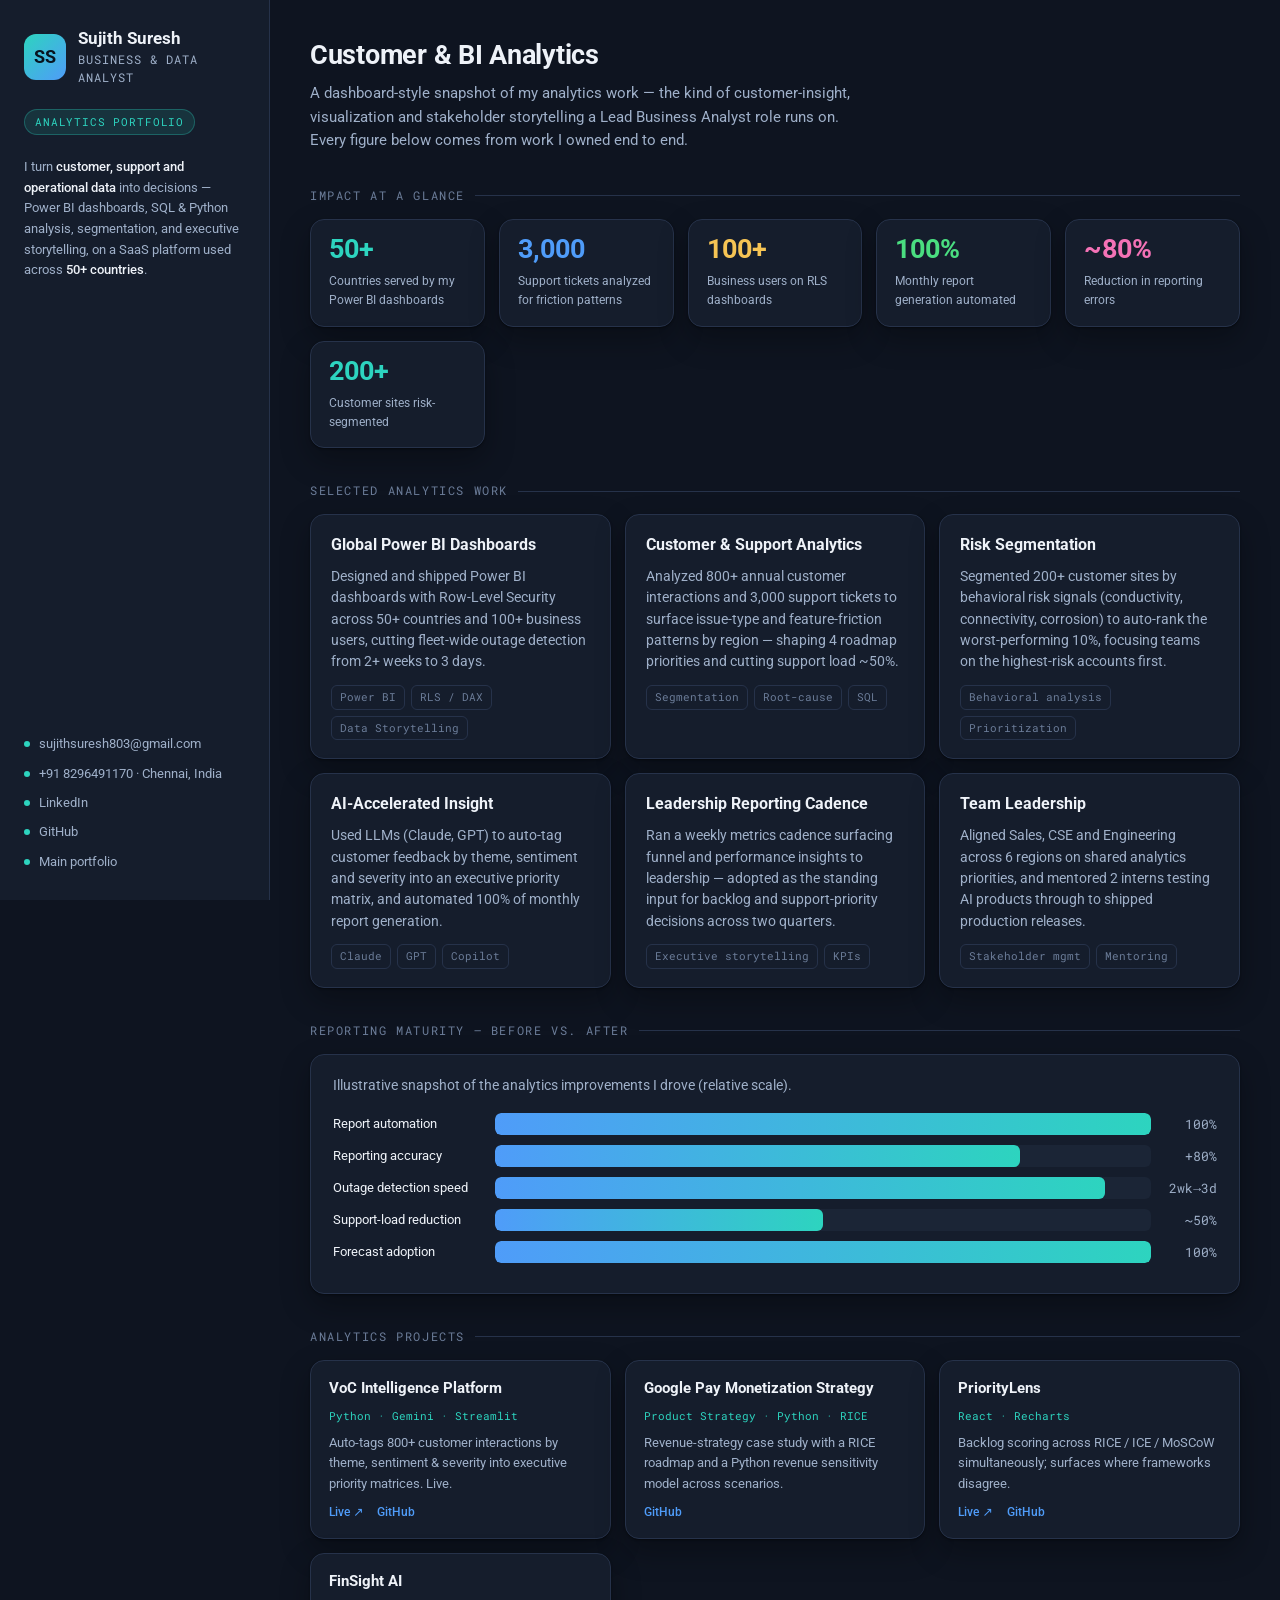
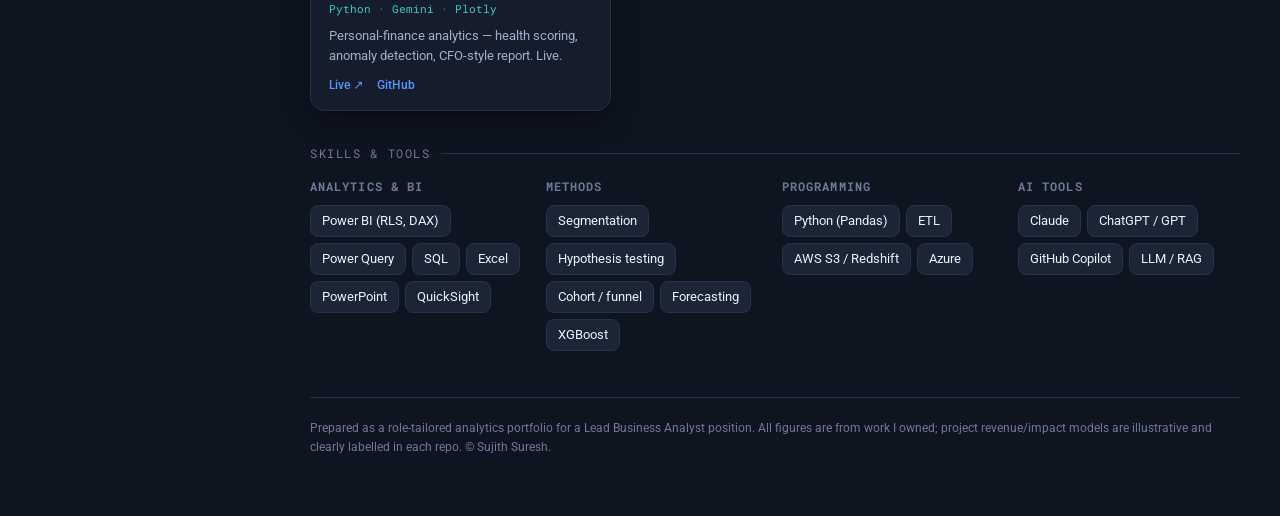
<file: portfolio_travelopia_sujith.html>
<!DOCTYPE html>
<html lang="en">
<head>
<meta charset="UTF-8">
<meta name="viewport" content="width=device-width, initial-scale=1.0">
<title>Sujith Suresh — Lead Business Analyst</title>
<link href="https://fonts.googleapis.com/css2?family=Roboto:wght@300;400;500;700&family=Roboto+Mono:wght@400;500&display=swap" rel="stylesheet">
<style>
  :root{
    --bg:#0e1420; --panel:#151d2c; --panel2:#1b2536; --border:#26324a;
    --ink:#eef2f8; --muted:#9fb0c9; --faint:#6b7c98;
    --teal:#2dd4bf; --blue:#4f9cf9; --amber:#f6c454; --green:#4ade80; --pink:#f472b6;
    --shadow:0 1px 2px rgba(0,0,0,.4),0 12px 30px rgba(0,0,0,.30);
  }
  *,*::before,*::after{box-sizing:border-box;margin:0;padding:0;}
  html{scroll-behavior:smooth;}
  body{background:var(--bg);color:var(--ink);font-family:'Roboto',system-ui,sans-serif;line-height:1.55;-webkit-font-smoothing:antialiased;}
  a{color:var(--blue);text-decoration:none;}
  .mono{font-family:'Roboto Mono',monospace;}

  .shell{display:grid;grid-template-columns:270px 1fr;min-height:100vh;}
  /* sidebar */
  .side{background:var(--panel);border-right:1px solid var(--border);padding:28px 24px;position:sticky;top:0;height:100vh;display:flex;flex-direction:column;gap:22px;}
  .brand{display:flex;align-items:center;gap:12px;}
  .avatar{width:46px;height:46px;border-radius:12px;background:linear-gradient(135deg,var(--teal),var(--blue));display:flex;align-items:center;justify-content:center;font-weight:700;color:#08131f;font-size:1.1rem;}
  .brand h1{font-size:1.05rem;font-weight:700;line-height:1.2;}
  .brand .role{font-size:.72rem;color:var(--muted);text-transform:uppercase;letter-spacing:.09em;font-family:'Roboto Mono',monospace;margin-top:3px;}
  .side .lede{font-size:.83rem;color:var(--muted);}
  .side .lede b{color:var(--ink);font-weight:500;}
  .contact{display:flex;flex-direction:column;gap:9px;font-size:.82rem;margin-top:auto;}
  .contact a,.contact span{color:var(--muted);display:flex;align-items:center;gap:9px;}
  .contact a:hover{color:var(--teal);}
  .dot{width:6px;height:6px;border-radius:50%;background:var(--teal);flex:none;}
  .tag{display:inline-block;font-size:.66rem;letter-spacing:.08em;text-transform:uppercase;font-family:'Roboto Mono',monospace;color:var(--teal);background:rgba(45,212,191,.12);border:1px solid rgba(45,212,191,.3);border-radius:999px;padding:4px 10px;width:fit-content;}

  /* main */
  main{padding:34px 40px 60px;max-width:1100px;}
  .page-head{margin-bottom:26px;}
  .page-head h2{font-size:1.7rem;font-weight:700;letter-spacing:-.01em;}
  .page-head p{color:var(--muted);font-size:.95rem;margin-top:6px;max-width:70ch;}
  .eyebrow{font-family:'Roboto Mono',monospace;font-size:.72rem;letter-spacing:.14em;text-transform:uppercase;color:var(--faint);margin:34px 0 14px;display:flex;align-items:center;gap:10px;}
  .eyebrow::after{content:"";flex:1;height:1px;background:var(--border);}

  /* KPI tiles */
  .kpis{display:grid;grid-template-columns:repeat(auto-fit,minmax(155px,1fr));gap:14px;}
  .kpi{background:var(--panel);border:1px solid var(--border);border-radius:14px;padding:16px 18px;box-shadow:var(--shadow);}
  .kpi .n{font-size:1.7rem;font-weight:700;line-height:1;font-variant-numeric:tabular-nums;}
  .kpi .l{font-size:.78rem;color:var(--muted);margin-top:8px;}
  .kpi.t1 .n{color:var(--teal);}.kpi.t2 .n{color:var(--blue);}.kpi.t3 .n{color:var(--amber);}
  .kpi.t4 .n{color:var(--green);}.kpi.t5 .n{color:var(--pink);}

  /* work cards */
  .grid2{display:grid;grid-template-columns:repeat(auto-fit,minmax(300px,1fr));gap:14px;}
  .card{background:var(--panel);border:1px solid var(--border);border-radius:14px;padding:18px 20px;box-shadow:var(--shadow);}
  .card h3{font-size:1rem;font-weight:700;margin-bottom:8px;display:flex;align-items:center;gap:9px;}
  .card p{font-size:.86rem;color:var(--muted);}
  .chips{display:flex;flex-wrap:wrap;gap:6px;margin-top:12px;}
  .chip{font-family:'Roboto Mono',monospace;font-size:.68rem;color:var(--faint);border:1px solid var(--border);border-radius:6px;padding:3px 8px;}

  /* mini bar chart */
  .chart{background:var(--panel);border:1px solid var(--border);border-radius:14px;padding:20px 22px;box-shadow:var(--shadow);}
  .chart .ct{font-size:.9rem;color:var(--muted);margin-bottom:16px;}
  .bar-row{display:grid;grid-template-columns:150px 1fr 54px;gap:12px;align-items:center;margin:10px 0;font-size:.82rem;}
  .bar-track{background:var(--panel2);border-radius:6px;height:22px;overflow:hidden;}
  .bar-fill{height:100%;border-radius:6px;background:linear-gradient(90deg,var(--blue),var(--teal));}
  .bar-val{font-family:'Roboto Mono',monospace;color:var(--muted);text-align:right;}

  /* projects */
  .proj{display:grid;grid-template-columns:repeat(auto-fit,minmax(250px,1fr));gap:14px;}
  .pcard{background:var(--panel);border:1px solid var(--border);border-radius:14px;padding:16px 18px;display:flex;flex-direction:column;gap:8px;box-shadow:var(--shadow);}
  .pcard h4{font-size:.95rem;font-weight:700;}
  .pcard .st{font-family:'Roboto Mono',monospace;font-size:.68rem;color:var(--teal);}
  .pcard p{font-size:.82rem;color:var(--muted);flex:1;}
  .plinks{display:flex;gap:14px;font-size:.78rem;font-weight:500;}

  /* skills */
  .skills{display:grid;grid-template-columns:repeat(auto-fit,minmax(220px,1fr));gap:14px;}
  .skillcol h5{font-size:.75rem;text-transform:uppercase;letter-spacing:.09em;color:var(--faint);font-family:'Roboto Mono',monospace;margin-bottom:10px;}
  .pill{display:inline-block;font-size:.8rem;color:var(--ink);background:var(--panel2);border:1px solid var(--border);border-radius:8px;padding:5px 11px;margin:0 6px 6px 0;}
  footer{margin-top:40px;padding-top:20px;border-top:1px solid var(--border);font-size:.78rem;color:var(--faint);}

  @media(max-width:820px){.shell{grid-template-columns:1fr;}.side{position:relative;height:auto;}main{padding:24px 20px 50px;}}
</style>
</head>
<body>
<div class="shell">
  <aside class="side">
    <div class="brand">
      <div class="avatar">SS</div>
      <div><h1>Sujith Suresh</h1><div class="role">Business &amp; Data Analyst</div></div>
    </div>
    <span class="tag">Analytics Portfolio</span>
    <p class="lede">I turn <b>customer, support and operational data</b> into decisions — Power BI dashboards, SQL &amp; Python analysis, segmentation, and executive storytelling, on a SaaS platform used across <b>50+ countries</b>.</p>
    <div class="contact">
      <a href="mailto:sujithsuresh803@gmail.com"><span class="dot"></span>sujithsuresh803@gmail.com</a>
      <span><span class="dot"></span>+91 8296491170 · Chennai, India</span>
      <a href="https://www.linkedin.com/in/sujith-suresh-6961b621a" target="_blank"><span class="dot"></span>LinkedIn</a>
      <a href="https://github.com/sujithsuresh-803" target="_blank"><span class="dot"></span>GitHub</a>
      <a href="https://sujithsuresh-803.github.io" target="_blank"><span class="dot"></span>Main portfolio</a>
    </div>
  </aside>

  <main>
    <div class="page-head">
      <h2>Customer &amp; BI Analytics</h2>
      <p>A dashboard-style snapshot of my analytics work — the kind of customer-insight, visualization and stakeholder storytelling a Lead Business Analyst role runs on. Every figure below comes from work I owned end to end.</p>
    </div>

    <div class="eyebrow">Impact at a glance</div>
    <div class="kpis">
      <div class="kpi t1"><div class="n">50+</div><div class="l">Countries served by my Power BI dashboards</div></div>
      <div class="kpi t2"><div class="n">3,000</div><div class="l">Support tickets analyzed for friction patterns</div></div>
      <div class="kpi t3"><div class="n">100+</div><div class="l">Business users on RLS dashboards</div></div>
      <div class="kpi t4"><div class="n">100%</div><div class="l">Monthly report generation automated</div></div>
      <div class="kpi t5"><div class="n">~80%</div><div class="l">Reduction in reporting errors</div></div>
      <div class="kpi t1"><div class="n">200+</div><div class="l">Customer sites risk-segmented</div></div>
    </div>

    <div class="eyebrow">Selected analytics work</div>
    <div class="grid2">
      <div class="card">
        <h3>Global Power BI Dashboards</h3>
        <p>Designed and shipped Power BI dashboards with Row-Level Security across 50+ countries and 100+ business users, cutting fleet-wide outage detection from 2+ weeks to 3 days.</p>
        <div class="chips"><span class="chip">Power BI</span><span class="chip">RLS / DAX</span><span class="chip">Data Storytelling</span></div>
      </div>
      <div class="card">
        <h3>Customer &amp; Support Analytics</h3>
        <p>Analyzed 800+ annual customer interactions and 3,000 support tickets to surface issue-type and feature-friction patterns by region — shaping 4 roadmap priorities and cutting support load ~50%.</p>
        <div class="chips"><span class="chip">Segmentation</span><span class="chip">Root-cause</span><span class="chip">SQL</span></div>
      </div>
      <div class="card">
        <h3>Risk Segmentation</h3>
        <p>Segmented 200+ customer sites by behavioral risk signals (conductivity, connectivity, corrosion) to auto-rank the worst-performing 10%, focusing teams on the highest-risk accounts first.</p>
        <div class="chips"><span class="chip">Behavioral analysis</span><span class="chip">Prioritization</span></div>
      </div>
      <div class="card">
        <h3>AI-Accelerated Insight</h3>
        <p>Used LLMs (Claude, GPT) to auto-tag customer feedback by theme, sentiment and severity into an executive priority matrix, and automated 100% of monthly report generation.</p>
        <div class="chips"><span class="chip">Claude</span><span class="chip">GPT</span><span class="chip">Copilot</span></div>
      </div>
      <div class="card">
        <h3>Leadership Reporting Cadence</h3>
        <p>Ran a weekly metrics cadence surfacing funnel and performance insights to leadership — adopted as the standing input for backlog and support-priority decisions across two quarters.</p>
        <div class="chips"><span class="chip">Executive storytelling</span><span class="chip">KPIs</span></div>
      </div>
      <div class="card">
        <h3>Team Leadership</h3>
        <p>Aligned Sales, CSE and Engineering across 6 regions on shared analytics priorities, and mentored 2 interns testing AI products through to shipped production releases.</p>
        <div class="chips"><span class="chip">Stakeholder mgmt</span><span class="chip">Mentoring</span></div>
      </div>
    </div>

    <div class="eyebrow">Reporting maturity — before vs. after</div>
    <div class="chart">
      <div class="ct">Illustrative snapshot of the analytics improvements I drove (relative scale).</div>
      <div class="bar-row"><span>Report automation</span><div class="bar-track"><div class="bar-fill" style="width:100%"></div></div><span class="bar-val">100%</span></div>
      <div class="bar-row"><span>Reporting accuracy</span><div class="bar-track"><div class="bar-fill" style="width:80%"></div></div><span class="bar-val">+80%</span></div>
      <div class="bar-row"><span>Outage detection speed</span><div class="bar-track"><div class="bar-fill" style="width:93%"></div></div><span class="bar-val">2wk→3d</span></div>
      <div class="bar-row"><span>Support-load reduction</span><div class="bar-track"><div class="bar-fill" style="width:50%"></div></div><span class="bar-val">~50%</span></div>
      <div class="bar-row"><span>Forecast adoption</span><div class="bar-track"><div class="bar-fill" style="width:100%"></div></div><span class="bar-val">100%</span></div>
    </div>

    <div class="eyebrow">Analytics projects</div>
    <div class="proj">
      <div class="pcard"><h4>VoC Intelligence Platform</h4><div class="st">Python · Gemini · Streamlit</div><p>Auto-tags 800+ customer interactions by theme, sentiment &amp; severity into executive priority matrices. Live.</p><div class="plinks"><a href="https://voc-pgqvcesvparenwdz59rynz.streamlit.app" target="_blank">Live ↗</a><a href="https://github.com/sujithsuresh-803/voc-platform" target="_blank">GitHub</a></div></div>
      <div class="pcard"><h4>Google Pay Monetization Strategy</h4><div class="st">Product Strategy · Python · RICE</div><p>Revenue-strategy case study with a RICE roadmap and a Python revenue sensitivity model across scenarios.</p><div class="plinks"><a href="https://github.com/sujithsuresh-803/gpay-monetization-analysis" target="_blank">GitHub</a></div></div>
      <div class="pcard"><h4>PriorityLens</h4><div class="st">React · Recharts</div><p>Backlog scoring across RICE / ICE / MoSCoW simultaneously; surfaces where frameworks disagree.</p><div class="plinks"><a href="https://sujithsuresh-803.github.io/prioritylens" target="_blank">Live ↗</a><a href="https://github.com/sujithsuresh-803/prioritylens" target="_blank">GitHub</a></div></div>
      <div class="pcard"><h4>FinSight AI</h4><div class="st">Python · Gemini · Plotly</div><p>Personal-finance analytics — health scoring, anomaly detection, CFO-style report. Live.</p><div class="plinks"><a href="https://finsight-ai-report.streamlit.app" target="_blank">Live ↗</a><a href="https://github.com/sujithsuresh-803/finsight" target="_blank">GitHub</a></div></div>
    </div>

    <div class="eyebrow">Skills &amp; tools</div>
    <div class="skills">
      <div class="skillcol"><h5>Analytics &amp; BI</h5><span class="pill">Power BI (RLS, DAX)</span><span class="pill">Power Query</span><span class="pill">SQL</span><span class="pill">Excel</span><span class="pill">PowerPoint</span><span class="pill">QuickSight</span></div>
      <div class="skillcol"><h5>Methods</h5><span class="pill">Segmentation</span><span class="pill">Hypothesis testing</span><span class="pill">Cohort / funnel</span><span class="pill">Forecasting</span><span class="pill">XGBoost</span></div>
      <div class="skillcol"><h5>Programming</h5><span class="pill">Python (Pandas)</span><span class="pill">ETL</span><span class="pill">AWS S3 / Redshift</span><span class="pill">Azure</span></div>
      <div class="skillcol"><h5>AI tools</h5><span class="pill">Claude</span><span class="pill">ChatGPT / GPT</span><span class="pill">GitHub Copilot</span><span class="pill">LLM / RAG</span></div>
    </div>

    <footer>Prepared as a role-tailored analytics portfolio for a Lead Business Analyst position. All figures are from work I owned; project revenue/impact models are illustrative and clearly labelled in each repo. © Sujith Suresh.</footer>
  </main>
</div>
</body>
</html>
</file>
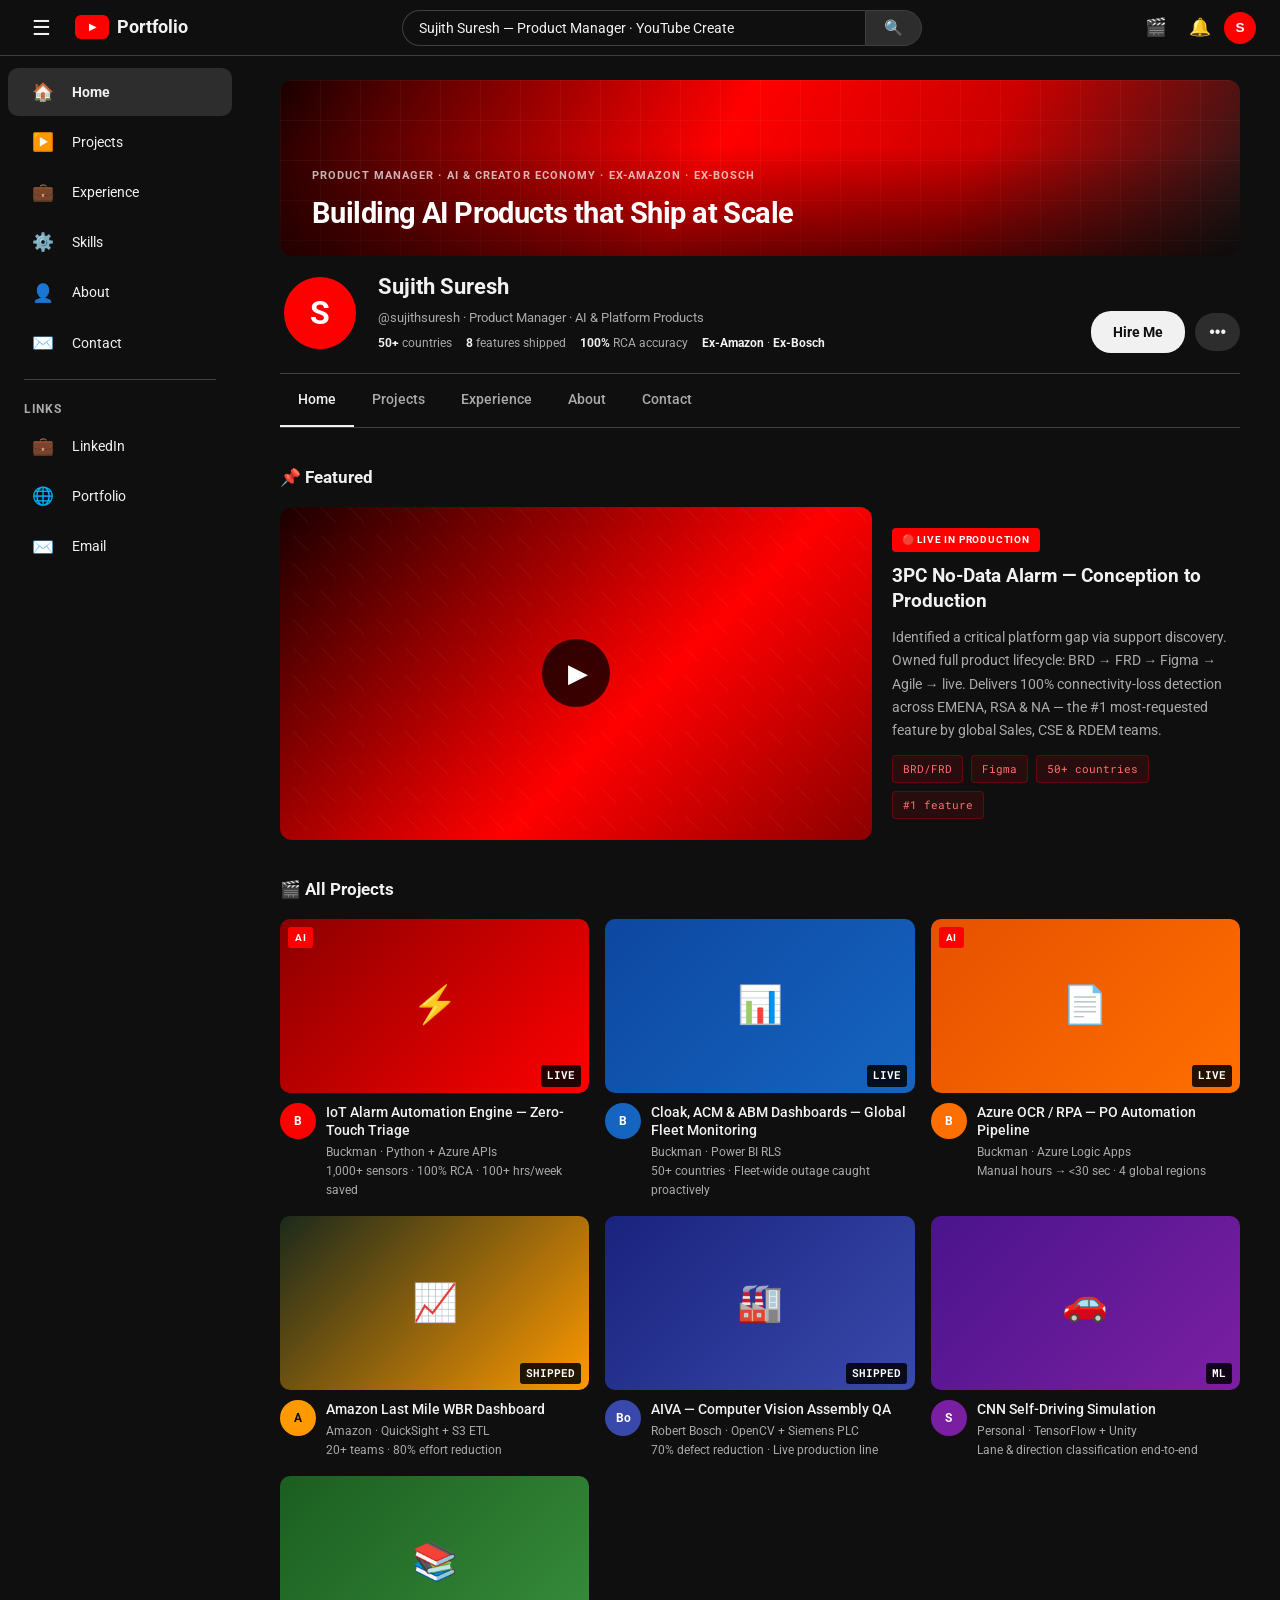
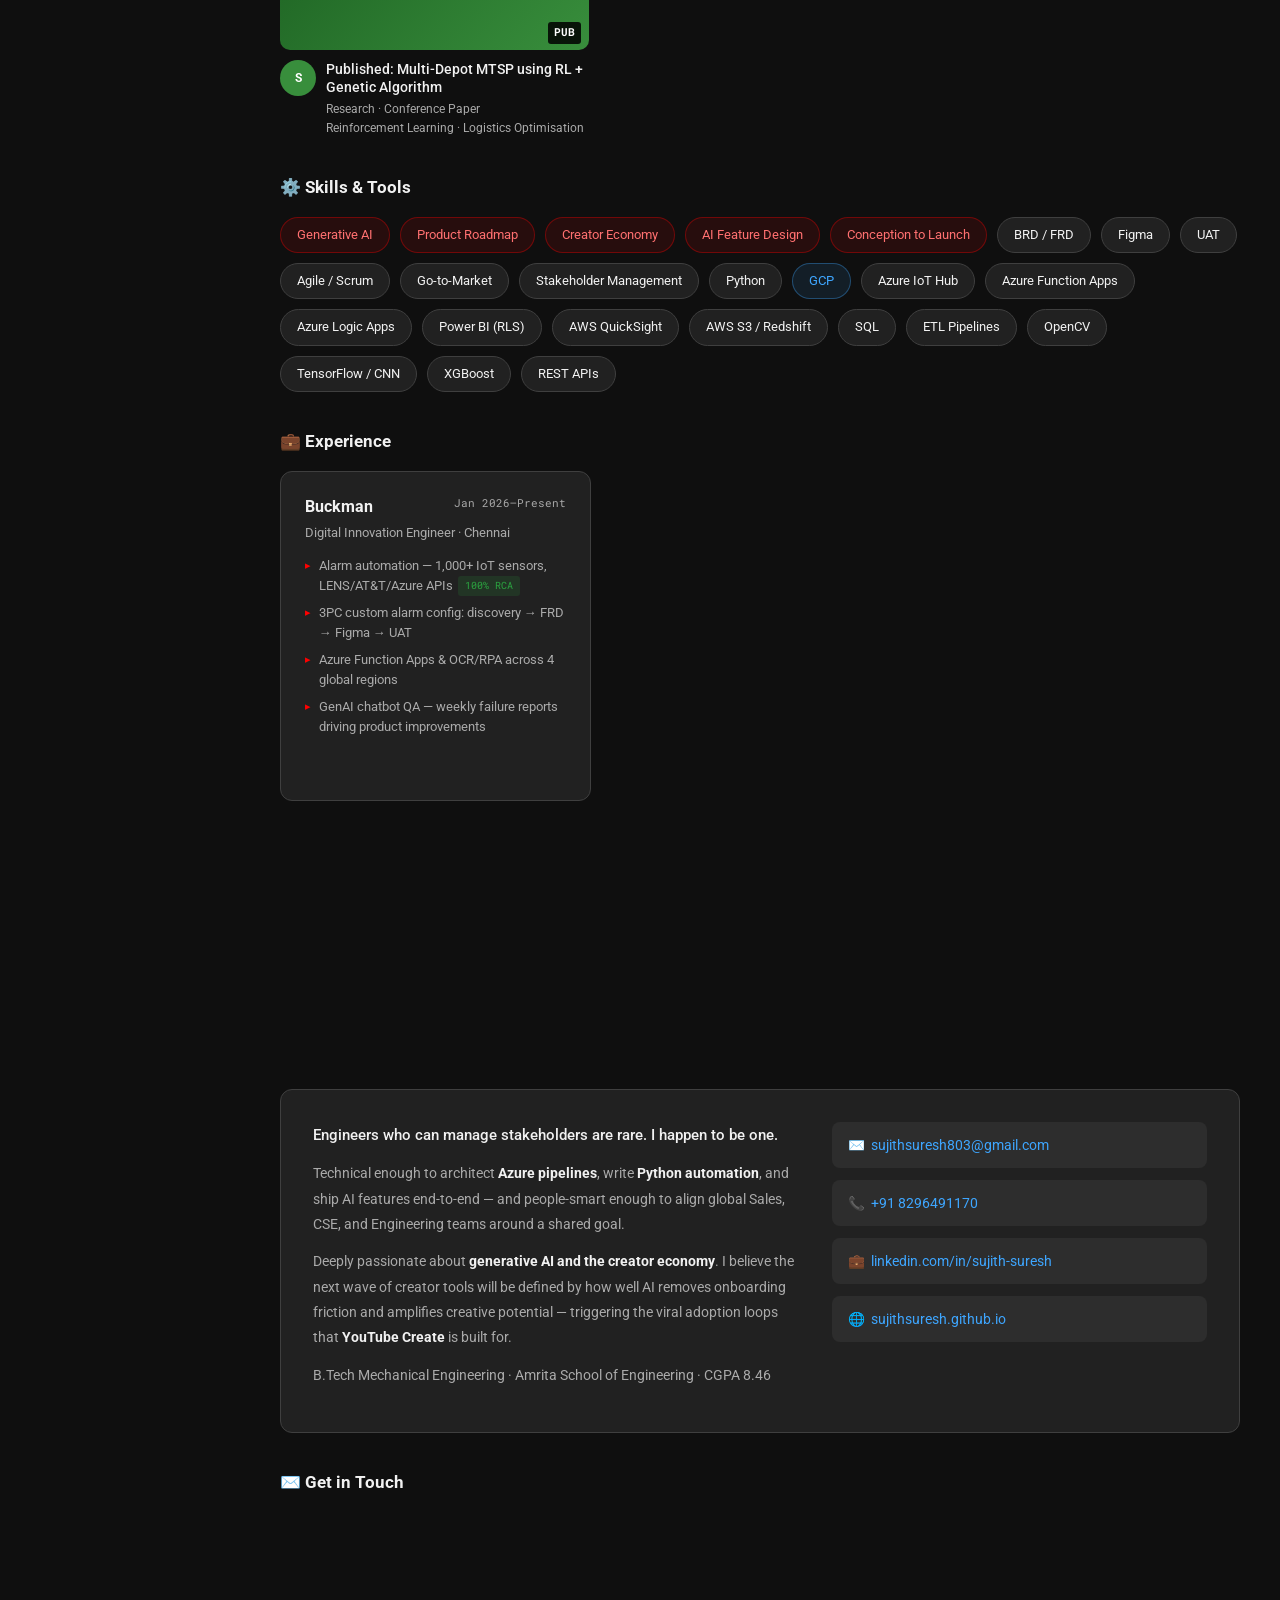
<file: portfolio_youtube_sujith.html>
<!DOCTYPE html>
<html lang="en">
<head>
<meta charset="UTF-8">
<meta name="viewport" content="width=device-width, initial-scale=1.0">
<title>Sujith Suresh — Product Manager</title>
<link href="https://fonts.googleapis.com/css2?family=Roboto:wght@300;400;500;700&family=Roboto+Mono:wght@400;500&display=swap" rel="stylesheet">
<style>
  :root {
    --red:#FF0000;--bg:#0F0F0F;--surface:#212121;--surface2:#2D2D2D;--surface3:#3D3D3D;
    --border:#3F3F3F;--text:#F1F1F1;--muted:#AAAAAA;--blue:#3EA6FF;
    --green:#2BA640;--green-bg:rgba(43,166,64,0.15);
  }
  *,*::before,*::after{box-sizing:border-box;margin:0;padding:0;}
  html{scroll-behavior:smooth;}
  body{background:var(--bg);color:var(--text);font-family:'Roboto',sans-serif;font-weight:400;line-height:1.6;overflow-x:hidden;}

  /* TOPBAR */
  .topbar{position:fixed;top:0;left:0;right:0;z-index:300;height:56px;background:var(--bg);border-bottom:1px solid var(--border);display:flex;align-items:center;justify-content:space-between;padding:0 24px;}
  .tl{display:flex;align-items:center;gap:16px;}
  .hbg{background:none;border:none;color:var(--text);font-size:1.3rem;cursor:pointer;padding:8px;border-radius:50%;transition:background .15s;}
  .hbg:hover{background:var(--surface2);}
  .logo{display:flex;align-items:center;gap:8px;text-decoration:none;}
  .logo-icon{width:34px;height:24px;background:var(--red);border-radius:6px;display:flex;align-items:center;justify-content:center;color:white;font-size:.65rem;padding-left:2px;}
  .logo-text{font-weight:700;font-size:1.1rem;color:var(--text);}
  .tc{flex:1;max-width:520px;margin:0 32px;display:flex;}
  .si{flex:1;display:flex;}
  .sinput{flex:1;background:var(--bg);border:1px solid var(--border);border-right:none;border-radius:24px 0 0 24px;padding:8px 16px;color:var(--text);font-size:.88rem;font-family:'Roboto',sans-serif;outline:none;}
  .sinput:focus{border-color:var(--blue);}
  .sbtn{background:var(--surface2);border:1px solid var(--border);border-radius:0 24px 24px 0;padding:8px 18px;color:var(--muted);cursor:pointer;font-size:.95rem;transition:background .15s;}
  .sbtn:hover{background:var(--surface3);color:var(--text);}
  .tr{display:flex;align-items:center;gap:4px;}
  .ibtn{width:40px;height:40px;border-radius:50%;background:none;border:none;color:var(--text);font-size:1.1rem;cursor:pointer;display:flex;align-items:center;justify-content:center;transition:background .15s;}
  .ibtn:hover{background:var(--surface2);}
  .avbtn{width:32px;height:32px;border-radius:50%;background:var(--red);border:none;cursor:pointer;color:white;font-weight:700;font-size:.85rem;}

  /* LAYOUT */
  .wrap{display:flex;padding-top:56px;min-height:100vh;}

  /* SIDEBAR */
  .sb{width:240px;position:fixed;top:56px;left:0;bottom:0;background:var(--bg);overflow-y:auto;z-index:200;padding:12px 0;}
  .sbi{display:flex;align-items:center;gap:18px;padding:10px 24px;cursor:pointer;text-decoration:none;color:var(--text);font-size:.88rem;font-weight:400;border-radius:10px;margin:0 8px 2px;transition:background .12s;}
  .sbi:hover{background:var(--surface2);}
  .sbi.on{background:var(--surface2);font-weight:700;}
  .sbi-ic{font-size:1.1rem;flex-shrink:0;width:22px;text-align:center;}
  .sdiv{height:1px;background:var(--border);margin:12px 24px;}
  .ssec{font-size:.72rem;font-weight:700;color:var(--muted);padding:8px 24px 4px;text-transform:uppercase;letter-spacing:.06em;}

  /* MAIN */
  .main{margin-left:240px;flex:1;padding:24px 40px 80px;min-width:0;}

  /* BANNER */
  .banner{width:100%;height:176px;border-radius:12px;overflow:hidden;background:linear-gradient(120deg,#1a0000 0%,#FF0000 45%,#CC0000 70%,#1a1a1a 100%);position:relative;margin-bottom:0;}
  .bgrid{position:absolute;inset:0;background-image:linear-gradient(rgba(255,255,255,.04) 1px,transparent 1px),linear-gradient(90deg,rgba(255,255,255,.04) 1px,transparent 1px);background-size:40px 40px;}
  .bcontent{position:absolute;bottom:0;left:0;right:0;padding:20px 32px;background:linear-gradient(to top,rgba(0,0,0,.55),transparent);}
  .btag{font-size:.68rem;font-weight:700;letter-spacing:.1em;text-transform:uppercase;color:rgba(255,255,255,.7);margin-bottom:6px;}
  .bhead{font-size:1.8rem;font-weight:700;color:white;letter-spacing:-.02em;}

  /* CHANNEL INFO */
  .chinfo{display:flex;align-items:flex-end;justify-content:space-between;padding:14px 0 20px;border-bottom:1px solid var(--border);margin-bottom:0;}
  .chl{display:flex;align-items:flex-end;gap:18px;}
  .chav{width:80px;height:80px;border-radius:50%;background:var(--red);display:flex;align-items:center;justify-content:center;font-size:2rem;font-weight:700;color:white;margin-top:-24px;border:4px solid var(--bg);flex-shrink:0;}
  .chname{font-size:1.35rem;font-weight:700;margin-bottom:3px;}
  .chhandle{font-size:.8rem;color:var(--muted);}
  .chstats{display:flex;gap:14px;margin-top:6px;}
  .chs{font-size:.76rem;color:var(--muted);}
  .chs strong{color:var(--text);}
  .chr{display:flex;gap:10px;align-items:center;}
  .bsub{background:var(--text);color:var(--bg);border:none;padding:10px 22px;border-radius:20px;font-weight:700;font-size:.88rem;cursor:pointer;font-family:'Roboto',sans-serif;transition:background .15s;text-decoration:none;display:inline-block;}
  .bsub:hover{background:#e0e0e0;}
  .bmore{background:var(--surface2);color:var(--text);border:none;padding:10px 14px;border-radius:20px;font-size:1rem;cursor:pointer;}

  /* TABS */
  .tabs{display:flex;border-bottom:1px solid var(--border);margin-bottom:28px;overflow-x:auto;}
  .tab{padding:14px 18px;font-size:.88rem;font-weight:500;color:var(--muted);cursor:pointer;border-bottom:2px solid transparent;white-space:nowrap;text-decoration:none;transition:color .12s;}
  .tab:hover{color:var(--text);}
  .tab.on{color:var(--text);border-bottom-color:var(--text);}

  /* SECTION HEADER */
  .sh{display:flex;justify-content:space-between;align-items:center;margin-bottom:16px;margin-top:36px;}
  .sh h2{font-size:1.05rem;font-weight:700;}
  .sh a{font-size:.8rem;font-weight:500;color:var(--blue);text-decoration:none;}

  /* FEATURED */
  .featured{display:grid;grid-template-columns:1.7fr 1fr;gap:20px;margin-bottom:36px;}
  .fthumb{aspect-ratio:16/9;border-radius:12px;overflow:hidden;background:linear-gradient(135deg,#1a0000,#FF0000 60%,#8B0000);display:flex;align-items:center;justify-content:center;position:relative;cursor:pointer;}
  .fthumb:hover .play{background:var(--red);transform:scale(1.08);}
  .fpat{position:absolute;inset:0;background-image:repeating-linear-gradient(45deg,rgba(255,255,255,.03) 0,rgba(255,255,255,.03) 1px,transparent 0,transparent 28px);background-size:28px 28px;}
  .play{width:68px;height:68px;border-radius:50%;background:rgba(0,0,0,.75);display:flex;align-items:center;justify-content:center;color:white;font-size:1.6rem;position:relative;z-index:1;transition:background .2s,transform .2s;padding-left:4px;}
  .finfo{display:flex;flex-direction:column;justify-content:center;gap:12px;}
  .fbadge{display:inline-block;background:var(--red);color:white;font-size:.62rem;font-weight:700;padding:4px 10px;border-radius:4px;letter-spacing:.08em;width:fit-content;}
  .ftitle{font-size:1.2rem;font-weight:700;line-height:1.3;}
  .fdesc{font-size:.86rem;color:var(--muted);line-height:1.7;}
  .fchips{display:flex;flex-wrap:wrap;gap:8px;}
  .fc{font-size:.7rem;background:rgba(255,0,0,.1);border:1px solid rgba(255,0,0,.3);color:#ff7070;padding:4px 10px;border-radius:4px;font-family:'Roboto Mono',monospace;}

  /* VIDEO GRID */
  .vgrid{display:grid;grid-template-columns:repeat(auto-fill,minmax(255px,1fr));gap:16px;margin-bottom:36px;}
  .vc{cursor:pointer;}
  .vc:hover .vth{filter:brightness(1.12);}
  .vth{width:100%;aspect-ratio:16/9;border-radius:10px;position:relative;overflow:hidden;margin-bottom:10px;transition:filter .2s;}
  .vbg{width:100%;height:100%;display:flex;align-items:center;justify-content:center;}
  .vgr{position:absolute;inset:0;}
  .vic{font-size:2.3rem;position:relative;z-index:1;}
  .vdur{position:absolute;bottom:6px;right:8px;background:rgba(0,0,0,.85);color:white;font-size:.68rem;font-weight:700;padding:2px 6px;border-radius:3px;font-family:'Roboto Mono',monospace;}
  .vbdg{position:absolute;top:8px;left:8px;background:var(--red);color:white;font-size:.6rem;font-weight:700;padding:3px 7px;border-radius:3px;letter-spacing:.06em;}
  .vmeta{display:flex;gap:10px;}
  .vav{width:36px;height:36px;border-radius:50%;flex-shrink:0;display:flex;align-items:center;justify-content:center;font-size:.78rem;font-weight:700;color:white;}
  .vtxt{flex:1;}
  .vtit{font-size:.87rem;font-weight:500;line-height:1.35;color:var(--text);margin-bottom:3px;display:-webkit-box;-webkit-line-clamp:2;-webkit-box-orient:vertical;overflow:hidden;}
  .vch{font-size:.74rem;color:var(--muted);}
  .vst{font-size:.74rem;color:var(--muted);}

  /* EXP */
  .egrid{display:grid;grid-template-columns:repeat(auto-fill,minmax(290px,1fr));gap:14px;margin-bottom:36px;}
  .ecard{background:var(--surface);border-radius:12px;padding:22px 24px;border:1px solid var(--border);transition:border-color .2s;}
  .ecard:hover{border-color:var(--surface3);}
  .etop{display:flex;justify-content:space-between;align-items:flex-start;margin-bottom:4px;}
  .eco{font-weight:700;font-size:1rem;}
  .edt{font-size:.7rem;color:var(--muted);font-family:'Roboto Mono',monospace;}
  .erl{font-size:.79rem;color:var(--muted);margin-bottom:12px;}
  .ebl{list-style:none;display:flex;flex-direction:column;gap:7px;}
  .ebl li{font-size:.81rem;color:var(--muted);padding-left:14px;position:relative;line-height:1.55;}
  .ebl li::before{content:'▸';position:absolute;left:0;color:var(--red);font-size:.68rem;top:2px;}
  .etag{display:inline-block;font-size:.63rem;background:var(--green-bg);color:var(--green);padding:2px 7px;border-radius:3px;margin-left:5px;font-family:'Roboto Mono',monospace;vertical-align:middle;}

  /* SKILLS */
  .skwrap{display:flex;flex-wrap:wrap;gap:10px;margin-bottom:36px;}
  .sk{background:var(--surface);border:1px solid var(--border);color:var(--text);font-size:.79rem;padding:7px 16px;border-radius:20px;transition:background .15s,border-color .15s;cursor:default;}
  .sk:hover{background:var(--surface2);}
  .sk.red{background:rgba(255,0,0,.1);border-color:rgba(255,0,0,.35);color:#ff7070;}
  .sk.blue{background:rgba(62,166,255,.1);border-color:rgba(62,166,255,.35);color:var(--blue);}

  /* ABOUT */
  .acard{background:var(--surface);border-radius:12px;padding:32px;border:1px solid var(--border);margin-bottom:36px;}
  .agrid{display:grid;grid-template-columns:1.3fr 1fr;gap:32px;}
  .atxt p{font-size:.88rem;color:var(--muted);line-height:1.8;margin-bottom:12px;}
  .atxt p strong{color:var(--text);}
  .atxt p:first-child{font-size:.95rem;color:var(--text);font-weight:500;}
  .alinks{display:flex;flex-direction:column;gap:12px;}
  .alink{display:flex;align-items:center;gap:14px;text-decoration:none;color:var(--blue);font-size:.86rem;background:var(--surface2);padding:12px 16px;border-radius:8px;transition:background .15s;}
  .alink:hover{background:var(--surface3);}

  /* CONTACT */
  .ccard{background:var(--surface);border-radius:12px;padding:28px;border:1px solid var(--border);}
  .ctit{font-size:.95rem;font-weight:700;margin-bottom:18px;}
  .cgrid{display:grid;grid-template-columns:repeat(3,1fr);gap:12px;}
  .cc2{display:flex;align-items:center;gap:14px;padding:16px 18px;background:var(--surface2);border:1px solid var(--border);border-radius:10px;text-decoration:none;color:var(--text);transition:border-color .15s,background .15s;}
  .cc2:hover{border-color:var(--red);background:rgba(255,0,0,.06);}
  .ccl{font-size:.62rem;color:var(--muted);text-transform:uppercase;letter-spacing:.08em;margin-bottom:3px;}
  .ccv{font-size:.84rem;font-weight:500;}

  /* REVEAL */
  .rv{opacity:0;transform:translateY(16px);transition:opacity .5s ease,transform .5s ease;}
  .rv.on{opacity:1;transform:none;}

  @media(max-width:960px){
    .sb{display:none;} .main{margin-left:0;padding:16px 16px 60px;}
    .featured,.agrid{grid-template-columns:1fr;} .cgrid{grid-template-columns:1fr;} .tc{display:none;}
  }
</style>
</head>
<body>

<div class="topbar">
  <div class="tl">
    <button class="hbg">☰</button>
    <a class="logo" href="#">
      <div class="logo-icon">▶</div>
      <span class="logo-text">Portfolio</span>
    </a>
  </div>
  <div class="tc">
    <div class="si">
      <input class="sinput" type="text" value="Sujith Suresh — Product Manager · YouTube Create">
      <button class="sbtn">🔍</button>
    </div>
  </div>
  <div class="tr">
    <button class="ibtn">🎬</button>
    <button class="ibtn">🔔</button>
    <button class="avbtn">S</button>
  </div>
</div>

<div class="wrap">
<!-- SIDEBAR -->
<div class="sb">
  <a href="#" class="sbi on"><span class="sbi-ic">🏠</span>Home</a>
  <a href="#projects" class="sbi"><span class="sbi-ic">▶️</span>Projects</a>
  <a href="#exp" class="sbi"><span class="sbi-ic">💼</span>Experience</a>
  <a href="#skills" class="sbi"><span class="sbi-ic">⚙️</span>Skills</a>
  <a href="#about" class="sbi"><span class="sbi-ic">👤</span>About</a>
  <a href="#contact" class="sbi"><span class="sbi-ic">✉️</span>Contact</a>
  <div class="sdiv"></div>
  <div class="ssec">Links</div>
  <a href="https://linkedin.com/in/sujith-suresh" target="_blank" class="sbi"><span class="sbi-ic">💼</span>LinkedIn</a>
  <a href="https://sujithsuresh.github.io" target="_blank" class="sbi"><span class="sbi-ic">🌐</span>Portfolio</a>
  <a href="mailto:sujithsuresh803@gmail.com" class="sbi"><span class="sbi-ic">✉️</span>Email</a>
</div>

<div class="main">

  <!-- BANNER -->
  <div class="rv">
    <div class="banner">
      <div class="bgrid"></div>
      <div class="bcontent">
        <div class="btag">Product Manager · AI & Creator Economy · Ex-Amazon · Ex-Bosch</div>
        <div class="bhead">Building AI Products that Ship at Scale</div>
      </div>
    </div>
  </div>

  <!-- CHANNEL INFO -->
  <div class="chinfo rv">
    <div class="chl">
      <div class="chav">S</div>
      <div>
        <div class="chname">Sujith Suresh</div>
        <div class="chhandle">@sujithsuresh · Product Manager · AI & Platform Products</div>
        <div class="chstats">
          <div class="chs"><strong>50+</strong> countries</div>
          <div class="chs"><strong>8</strong> features shipped</div>
          <div class="chs"><strong>100%</strong> RCA accuracy</div>
          <div class="chs"><strong>Ex-Amazon</strong> · <strong>Ex-Bosch</strong></div>
        </div>
      </div>
    </div>
    <div class="chr">
      <a href="mailto:sujithsuresh803@gmail.com" class="bsub">Hire Me</a>
      <button class="bmore">•••</button>
    </div>
  </div>

  <!-- TABS -->
  <div class="tabs rv">
    <a href="#" class="tab on">Home</a>
    <a href="#projects" class="tab">Projects</a>
    <a href="#exp" class="tab">Experience</a>
    <a href="#about" class="tab">About</a>
    <a href="#contact" class="tab">Contact</a>
  </div>

  <!-- FEATURED -->
  <div class="sh rv"><h2>📌 Featured</h2></div>
  <div class="featured rv">
    <div class="fthumb">
      <div class="fpat"></div>
      <div class="play">▶</div>
    </div>
    <div class="finfo">
      <span class="fbadge">🔴 LIVE IN PRODUCTION</span>
      <div class="ftitle">3PC No-Data Alarm — Conception to Production</div>
      <div class="fdesc">Identified a critical platform gap via support discovery. Owned full product lifecycle: BRD → FRD → Figma → Agile → live. Delivers 100% connectivity-loss detection across EMENA, RSA & NA — the #1 most-requested feature by global Sales, CSE & RDEM teams.</div>
      <div class="fchips"><span class="fc">BRD/FRD</span><span class="fc">Figma</span><span class="fc">50+ countries</span><span class="fc">#1 feature</span></div>
    </div>
  </div>

  <!-- PROJECTS -->
  <div id="projects">
    <div class="sh rv"><h2>🎬 All Projects</h2></div>
    <div class="vgrid">

      <div class="vc rv">
        <div class="vth"><div class="vbg"><div class="vgr" style="background:linear-gradient(135deg,#8B0000,#FF0000)"></div><div class="vic">⚡</div></div><span class="vdur">LIVE</span><span class="vbdg">AI</span></div>
        <div class="vmeta"><div class="vav" style="background:#FF0000">B</div><div class="vtxt"><div class="vtit">IoT Alarm Automation Engine — Zero-Touch Triage</div><div class="vch">Buckman · Python + Azure APIs</div><div class="vst">1,000+ sensors · 100% RCA · 100+ hrs/week saved</div></div></div>
      </div>

      <div class="vc rv">
        <div class="vth"><div class="vbg"><div class="vgr" style="background:linear-gradient(135deg,#0D47A1,#1565C0)"></div><div class="vic">📊</div></div><span class="vdur">LIVE</span></div>
        <div class="vmeta"><div class="vav" style="background:#1565C0">B</div><div class="vtxt"><div class="vtit">Cloak, ACM & ABM Dashboards — Global Fleet Monitoring</div><div class="vch">Buckman · Power BI RLS</div><div class="vst">50+ countries · Fleet-wide outage caught proactively</div></div></div>
      </div>

      <div class="vc rv">
        <div class="vth"><div class="vbg"><div class="vgr" style="background:linear-gradient(135deg,#E65100,#FF6F00)"></div><div class="vic">📄</div></div><span class="vdur">LIVE</span><span class="vbdg">AI</span></div>
        <div class="vmeta"><div class="vav" style="background:#FF6F00">B</div><div class="vtxt"><div class="vtit">Azure OCR / RPA — PO Automation Pipeline</div><div class="vch">Buckman · Azure Logic Apps</div><div class="vst">Manual hours → &lt;30 sec · 4 global regions</div></div></div>
      </div>

      <div class="vc rv">
        <div class="vth"><div class="vbg"><div class="vgr" style="background:linear-gradient(135deg,#1B2A1B,#FF9900)"></div><div class="vic">📈</div></div><span class="vdur">SHIPPED</span></div>
        <div class="vmeta"><div class="vav" style="background:#FF9900;color:#111">A</div><div class="vtxt"><div class="vtit">Amazon Last Mile WBR Dashboard</div><div class="vch">Amazon · QuickSight + S3 ETL</div><div class="vst">20+ teams · 80% effort reduction</div></div></div>
      </div>

      <div class="vc rv">
        <div class="vth"><div class="vbg"><div class="vgr" style="background:linear-gradient(135deg,#1A237E,#3949AB)"></div><div class="vic">🏭</div></div><span class="vdur">SHIPPED</span></div>
        <div class="vmeta"><div class="vav" style="background:#3949AB">Bo</div><div class="vtxt"><div class="vtit">AIVA — Computer Vision Assembly QA</div><div class="vch">Robert Bosch · OpenCV + Siemens PLC</div><div class="vst">70% defect reduction · Live production line</div></div></div>
      </div>

      <div class="vc rv">
        <div class="vth"><div class="vbg"><div class="vgr" style="background:linear-gradient(135deg,#4A148C,#7B1FA2)"></div><div class="vic">🚗</div></div><span class="vdur">ML</span></div>
        <div class="vmeta"><div class="vav" style="background:#7B1FA2">S</div><div class="vtxt"><div class="vtit">CNN Self-Driving Simulation</div><div class="vch">Personal · TensorFlow + Unity</div><div class="vst">Lane & direction classification end-to-end</div></div></div>
      </div>

      <div class="vc rv">
        <div class="vth"><div class="vbg"><div class="vgr" style="background:linear-gradient(135deg,#1B5E20,#388E3C)"></div><div class="vic">📚</div></div><span class="vdur">PUB</span></div>
        <div class="vmeta"><div class="vav" style="background:#388E3C">S</div><div class="vtxt"><div class="vtit">Published: Multi-Depot MTSP using RL + Genetic Algorithm</div><div class="vch">Research · Conference Paper</div><div class="vst">Reinforcement Learning · Logistics Optimisation</div></div></div>
      </div>

    </div>
  </div>

  <!-- SKILLS -->
  <div id="skills">
    <div class="sh rv"><h2>⚙️ Skills & Tools</h2></div>
    <div class="skwrap rv">
      <span class="sk red">Generative AI</span><span class="sk red">Product Roadmap</span><span class="sk red">Creator Economy</span><span class="sk red">AI Feature Design</span><span class="sk red">Conception to Launch</span>
      <span class="sk">BRD / FRD</span><span class="sk">Figma</span><span class="sk">UAT</span><span class="sk">Agile / Scrum</span><span class="sk">Go-to-Market</span><span class="sk">Stakeholder Management</span>
      <span class="sk">Python</span><span class="sk blue">GCP</span><span class="sk">Azure IoT Hub</span><span class="sk">Azure Function Apps</span><span class="sk">Azure Logic Apps</span>
      <span class="sk">Power BI (RLS)</span><span class="sk">AWS QuickSight</span><span class="sk">AWS S3 / Redshift</span><span class="sk">SQL</span><span class="sk">ETL Pipelines</span>
      <span class="sk">OpenCV</span><span class="sk">TensorFlow / CNN</span><span class="sk">XGBoost</span><span class="sk">REST APIs</span>
    </div>
  </div>

  <!-- EXPERIENCE -->
  <div id="exp">
    <div class="sh rv"><h2>💼 Experience</h2></div>
    <div class="egrid">
      <div class="ecard rv">
        <div class="etop"><div class="eco">Buckman</div><div class="edt">Jan 2026–Present</div></div>
        <div class="erl">Digital Innovation Engineer · Chennai</div>
        <ul class="ebl">
          <li>Alarm automation — 1,000+ IoT sensors, LENS/AT&T/Azure APIs<span class="etag">100% RCA</span></li>
          <li>3PC custom alarm config: discovery → FRD → Figma → UAT</li>
          <li>Azure Function Apps & OCR/RPA across 4 global regions</li>
          <li>GenAI chatbot QA — weekly failure reports driving product improvements</li>
        </ul>
      </div>
      <div class="ecard rv">
        <div class="etop"><div class="eco">Buckman</div><div class="edt">Feb 2024–Dec 2025</div></div>
        <div class="erl">Associate Digital Innovation Engineer · Chennai</div>
        <ul class="ebl">
          <li>Shipped 3PC No-Data Alarm (BRD→FRD→Figma→prod)<span class="etag">#1 feature · 50+ countries</span></li>
          <li>Power BI dashboards (RLS) — proactively caught fleet-wide outage</li>
          <li>Resolved critical SAP pricing pipeline · 850+ user interactions as discovery</li>
          <li>Recognised by RSA RDEM, CDO & CEO → promoted</li>
        </ul>
      </div>
      <div class="ecard rv">
        <div class="etop"><div class="eco">Amazon</div><div class="edt">Jan–Jun 2023</div></div>
        <div class="erl">L4 Business Analyst Intern · Hyderabad</div>
        <ul class="ebl">
          <li>WBR dashboard for 20+ Last Mile departments<span class="etag">80% effort saved</span></li>
          <li>S3-backed ETL pipeline · standardised KPI frameworks org-wide</li>
        </ul>
      </div>
      <div class="ecard rv">
        <div class="etop"><div class="eco">Robert Bosch</div><div class="edt">Jun–Jul 2022</div></div>
        <div class="erl">Engineer Intern · Bengaluru</div>
        <ul class="ebl">
          <li>AIVA computer vision QA — OpenCV + Siemens PLC<span class="etag">70% defect reduction</span></li>
          <li>SQLite config layer for non-technical operator customisation</li>
        </ul>
      </div>
    </div>
  </div>

  <!-- ABOUT -->
  <div id="about">
    <div class="sh rv"><h2>👤 About</h2></div>
    <div class="acard rv">
      <div class="agrid">
        <div class="atxt">
          <p>Engineers who can manage stakeholders are rare. I happen to be one.</p>
          <p>Technical enough to architect <strong>Azure pipelines</strong>, write <strong>Python automation</strong>, and ship AI features end-to-end — and people-smart enough to align global Sales, CSE, and Engineering teams around a shared goal.</p>
          <p>Deeply passionate about <strong>generative AI and the creator economy</strong>. I believe the next wave of creator tools will be defined by how well AI removes onboarding friction and amplifies creative potential — triggering the viral adoption loops that <strong>YouTube Create</strong> is built for.</p>
          <p>B.Tech Mechanical Engineering · Amrita School of Engineering · CGPA 8.46</p>
        </div>
        <div class="alinks">
          <a href="mailto:sujithsuresh803@gmail.com" class="alink">✉️&nbsp; sujithsuresh803@gmail.com</a>
          <a href="tel:+918296491170" class="alink">📞&nbsp; +91 8296491170</a>
          <a href="https://linkedin.com/in/sujith-suresh" target="_blank" class="alink">💼&nbsp; linkedin.com/in/sujith-suresh</a>
          <a href="https://sujithsuresh.github.io" target="_blank" class="alink">🌐&nbsp; sujithsuresh.github.io</a>
        </div>
      </div>
    </div>
  </div>

  <!-- CONTACT -->
  <div id="contact">
    <div class="sh rv"><h2>✉️ Get in Touch</h2></div>
    <div class="ccard rv">
      <div class="ctit">Open to Product Manager, AI Engineering, and Platform roles where ownership is real.</div>
      <div class="cgrid">
        <a href="mailto:sujithsuresh803@gmail.com" class="cc2"><span style="font-size:1.2rem">✉️</span><div><div class="ccl">Email</div><div class="ccv">sujithsuresh803@gmail.com</div></div></a>
        <a href="tel:+918296491170" class="cc2"><span style="font-size:1.2rem">📞</span><div><div class="ccl">Phone</div><div class="ccv">+91 8296491170</div></div></a>
        <a href="https://linkedin.com/in/sujith-suresh" target="_blank" class="cc2"><span style="font-size:1.2rem">💼</span><div><div class="ccl">LinkedIn</div><div class="ccv">linkedin.com/in/sujith-suresh</div></div></a>
      </div>
    </div>
  </div>

</div>
</div>

<script>
  const obs = new IntersectionObserver((entries) => {
    entries.forEach((e,i) => { if(e.isIntersecting) setTimeout(()=>e.target.classList.add('on'), i*45); });
  }, { threshold: 0.06 });
  document.querySelectorAll('.rv').forEach(el => obs.observe(el));

  document.querySelectorAll('.tab').forEach(t => {
    t.addEventListener('click', () => {
      document.querySelectorAll('.tab').forEach(x => x.classList.remove('on'));
      t.classList.add('on');
    });
  });
  document.querySelectorAll('.sbi').forEach(s => {
    s.addEventListener('click', () => {
      document.querySelectorAll('.sbi').forEach(x => x.classList.remove('on'));
      s.classList.add('on');
    });
  });
</script>
</body>
</html>
</file>
<file: assets/site.css>
/* Sujith Suresh - shared design system (hub + role pages)
   Idea: an instrument panel. Calm, engineered surfaces; one amber "signal" colour
   borrowed from status LEDs on the industrial controllers this work grew out of. */

:root {
  --bg: #f3f5f4;
  --surface: #ffffff;
  --surface-2: #eaeeec;
  --line: #d9dfdc;
  --ink: #12161b;
  --ink-2: #39424c;
  --muted: #5d6772;
  --accent: #b5650f;          /* amber, text-safe on light */
  --led: #f0a234;             /* amber, indicator dots */
  --led-glow: rgba(240, 162, 52, .35);
  --ok: #2f8f5b;
  --shadow: 0 1px 2px rgba(18, 22, 27, .05), 0 6px 20px rgba(18, 22, 27, .05);
  --radius: 10px;
  --max: 1080px;
  --display: "Archivo", "Arial Narrow", system-ui, sans-serif;
  --body: "IBM Plex Sans", system-ui, -apple-system, "Segoe UI", sans-serif;
  --mono: "IBM Plex Mono", ui-monospace, "Cascadia Mono", Consolas, monospace;
  color-scheme: light;
}

@media (prefers-color-scheme: dark) {
  :root:not([data-theme="light"]) {
    --bg: #0e1114;
    --surface: #151a1f;
    --surface-2: #1b2128;
    --line: #262e36;
    --ink: #e8ecef;
    --ink-2: #c3cad1;
    --muted: #94a0ab;
    --accent: #f2aa45;
    --led: #f2aa45;
    --led-glow: rgba(242, 170, 69, .4);
    --ok: #4cc283;
    --shadow: 0 1px 2px rgba(0, 0, 0, .4), 0 8px 24px rgba(0, 0, 0, .3);
    color-scheme: dark;
  }
}
:root[data-theme="dark"] {
  --bg: #0e1114;
  --surface: #151a1f;
  --surface-2: #1b2128;
  --line: #262e36;
  --ink: #e8ecef;
  --ink-2: #c3cad1;
  --muted: #94a0ab;
  --accent: #f2aa45;
  --led: #f2aa45;
  --led-glow: rgba(242, 170, 69, .4);
  --ok: #4cc283;
  --shadow: 0 1px 2px rgba(0, 0, 0, .4), 0 8px 24px rgba(0, 0, 0, .3);
  color-scheme: dark;
}

*, *::before, *::after { box-sizing: border-box; }
html { scroll-behavior: smooth; -webkit-text-size-adjust: 100%; }
body {
  margin: 0;
  background: var(--bg);
  color: var(--ink);
  font: 400 16px/1.65 var(--body);
  -webkit-font-smoothing: antialiased;
}
img { max-width: 100%; display: block; }
a { color: inherit; text-underline-offset: 3px; }
a:focus-visible, button:focus-visible {
  outline: 2px solid var(--led); outline-offset: 3px; border-radius: 4px;
}
.wrap { max-width: var(--max); margin: 0 auto; padding: 0 clamp(20px, 4vw, 40px); }
.mono { font-family: var(--mono); }
.tnum { font-variant-numeric: tabular-nums; }

/* ---------- header ---------- */
.top {
  position: sticky; top: 0; z-index: 10;
  background: color-mix(in srgb, var(--bg) 88%, transparent);
  backdrop-filter: blur(10px);
  border-bottom: 1px solid var(--line);
}
.top .wrap { display: flex; align-items: center; gap: 14px; min-height: 64px; }
.me { display: flex; align-items: center; gap: 12px; text-decoration: none; }
.me img { width: 38px; height: 38px; border-radius: 50%; background: var(--surface-2); }
.me b { font: 700 16px/1.1 var(--display); font-stretch: 112%; letter-spacing: -.01em; }
.me small { display: block; font: 400 12px/1.2 var(--mono); color: var(--muted); }
.top nav { margin-left: auto; display: flex; gap: 6px; flex-wrap: wrap; }
.top nav a {
  font: 500 13px/1 var(--mono); text-decoration: none; color: var(--ink-2);
  padding: 9px 11px; border-radius: 6px;
}
.top nav a:hover { background: var(--surface-2); color: var(--ink); }
.theme-btn {
  font: 500 13px/1 var(--mono); color: var(--ink-2); background: none;
  border: 1px solid var(--line); border-radius: 6px; padding: 8px 10px; cursor: pointer;
}

/* ---------- type ---------- */
.eyebrow {
  display: inline-flex; align-items: center; gap: 10px;
  font: 500 12px/1 var(--mono); letter-spacing: .12em; text-transform: uppercase; color: var(--muted);
}
h1, h2, h3 { font-family: var(--display); font-stretch: 112%; text-wrap: balance; margin: 0; letter-spacing: -.02em; }
h1 { font-weight: 800; font-size: clamp(34px, 5.4vw, 60px); line-height: 1.04; }
h2 { font-weight: 800; font-size: clamp(24px, 3vw, 32px); line-height: 1.1; }
h3 { font-weight: 700; font-size: 19px; line-height: 1.25; letter-spacing: -.01em; }
.lede { font-size: clamp(17px, 1.6vw, 19px); color: var(--ink-2); max-width: 62ch; margin: 22px 0 0; }
.sec { padding: clamp(48px, 7vw, 84px) 0 0; }
.sec-head { display: flex; align-items: baseline; justify-content: space-between; gap: 16px;
  margin-bottom: 24px; flex-wrap: wrap; }
.sec-head p { margin: 0; color: var(--muted); font: 400 13px/1.4 var(--mono); }

/* ---------- LED ---------- */
.led {
  width: 8px; height: 8px; border-radius: 50%; background: var(--led);
  box-shadow: 0 0 0 3px var(--led-glow); flex: none;
}
.led.ok { background: var(--ok); box-shadow: 0 0 0 3px color-mix(in srgb, var(--ok) 30%, transparent); }
@media (prefers-reduced-motion: no-preference) {
  .led.live { animation: pulse 2.4s ease-in-out infinite; }
  @keyframes pulse { 50% { box-shadow: 0 0 0 6px transparent; } }
}

/* ---------- hero ---------- */
.hero { padding: clamp(48px, 8vw, 92px) 0 0; }
.hero h1 em { font-style: normal; color: var(--accent); }

/* readout panel: the proof, as instrument readings */
.readout {
  margin-top: 40px; display: grid; grid-template-columns: repeat(4, minmax(0, 1fr));
  background: var(--surface); border: 1px solid var(--line); border-radius: var(--radius);
  box-shadow: var(--shadow); overflow: hidden;
}
.readout div { padding: 20px 22px; border-left: 1px solid var(--line); }
.readout div:first-child { border-left: 0; }
.readout .k { display: flex; align-items: center; gap: 9px;
  font: 500 11px/1 var(--mono); letter-spacing: .1em; text-transform: uppercase; color: var(--muted); }
.readout .v { display: block; margin-top: 14px; font: 800 30px/1 var(--display); font-stretch: 112%;
  letter-spacing: -.02em; font-variant-numeric: tabular-nums; }
.readout .d { display: block; margin-top: 8px; font-size: 13.5px; line-height: 1.45; color: var(--ink-2); }

/* ---------- doors ---------- */
.doors { display: grid; grid-template-columns: repeat(2, minmax(0, 1fr)); gap: 16px; }
.door {
  position: relative; display: flex; flex-direction: column; gap: 12px;
  padding: 24px 24px 22px; text-decoration: none;
  background: var(--surface); border: 1px solid var(--line); border-radius: var(--radius);
  transition: border-color .18s ease, transform .18s ease, box-shadow .18s ease;
}
.door:hover { border-color: var(--led); box-shadow: var(--shadow); }
@media (prefers-reduced-motion: no-preference) { .door:hover { transform: translateY(-2px); } }
.door .tag { display: flex; align-items: center; gap: 9px; font: 500 11px/1 var(--mono);
  letter-spacing: .12em; text-transform: uppercase; color: var(--muted); }
.door p { margin: 0; color: var(--ink-2); font-size: 15px; }
.door ul { list-style: none; margin: 4px 0 0; padding: 0; display: flex; flex-wrap: wrap; gap: 6px; }
.door li { font: 500 12px/1 var(--mono); color: var(--ink-2); background: var(--surface-2);
  border-radius: 5px; padding: 6px 8px; }
.door .go { margin-top: auto; padding-top: 6px; font: 500 13px/1 var(--mono); color: var(--accent); }
.door .go::after { content: " \2192"; }
.door .fit { font: 400 13px/1.45 var(--body); color: var(--muted); }

/* ---------- list rows (builds, work) ---------- */
.rows { border-top: 1px solid var(--line); }
.row {
  display: grid; grid-template-columns: minmax(150px, 220px) 1fr auto; gap: 8px 28px; align-items: baseline;
  padding: 18px 0; border-bottom: 1px solid var(--line); text-decoration: none;
}
.row b { font: 700 16px/1.3 var(--display); font-stretch: 108%; }
.row span { color: var(--ink-2); font-size: 15px; }
.row em { font: 500 12px/1 var(--mono); font-style: normal; color: var(--muted); white-space: nowrap; }
a.row:hover b { color: var(--accent); }

/* ---------- about ---------- */
.about { display: grid; grid-template-columns: 180px 1fr; gap: 36px; align-items: start; }
.about img { width: 180px; height: 180px; border-radius: 50%; background: var(--surface-2); }
.about p { margin: 0 0 14px; color: var(--ink-2); max-width: 64ch; }
.facts { display: grid; grid-template-columns: repeat(2, minmax(0, 1fr)); gap: 0 28px; margin-top: 18px;
  border-top: 1px solid var(--line); }
.facts div { padding: 14px 0; border-bottom: 1px solid var(--line); }
.facts dt { font: 500 11px/1 var(--mono); letter-spacing: .1em; text-transform: uppercase; color: var(--muted); }
.facts dd { margin: 7px 0 0; font-size: 15px; }

/* ---------- steps (real sequence only) ---------- */
.steps { display: grid; grid-template-columns: repeat(5, minmax(0, 1fr)); gap: 0; margin: 0; padding: 0;
  border: 1px solid var(--line); border-radius: var(--radius); background: var(--surface); overflow: hidden; }
.steps li { list-style: none; padding: 18px 18px 20px; border-left: 1px solid var(--line); }
.steps li:first-child { border-left: 0; }
.steps ol { margin: 0; padding: 0; display: contents; }
.steps .n { font: 500 12px/1 var(--mono); color: var(--accent); }
.steps b { display: block; margin-top: 10px; font: 700 16px/1.2 var(--display); font-stretch: 108%; }
.steps p { margin: 8px 0 0; font-size: 14px; line-height: 1.5; color: var(--ink-2); }

/* ---------- case blocks ---------- */
.cases { display: grid; gap: 16px; }
.case { display: grid; grid-template-columns: 170px 1fr; gap: 24px; padding: 24px;
  background: var(--surface); border: 1px solid var(--line); border-radius: var(--radius); }
.case .metric { font: 800 28px/1 var(--display); font-stretch: 112%; letter-spacing: -.02em;
  font-variant-numeric: tabular-nums; }
.case .metric small { display: block; margin-top: 8px; font: 400 12px/1.4 var(--mono); color: var(--muted);
  letter-spacing: 0; }
.case h3 { margin-bottom: 8px; }
.case p { margin: 0; color: var(--ink-2); font-size: 15px; }
.chips { display: flex; flex-wrap: wrap; gap: 6px; margin-top: 14px; }
.chips span { font: 500 12px/1 var(--mono); color: var(--ink-2); background: var(--surface-2);
  border-radius: 5px; padding: 6px 8px; }

/* ---------- toolbox ---------- */
.tools { display: grid; grid-template-columns: repeat(auto-fit, minmax(230px, 1fr)); gap: 16px; }
.tools div { padding: 18px 20px; border: 1px solid var(--line); border-radius: var(--radius); background: var(--surface); }
.tools dt { font: 500 11px/1 var(--mono); letter-spacing: .1em; text-transform: uppercase; color: var(--muted); }
.tools dd { margin: 10px 0 0; font-size: 14.5px; color: var(--ink-2); line-height: 1.55; }

/* ---------- footer ---------- */
.foot { margin-top: clamp(56px, 8vw, 96px); border-top: 1px solid var(--line); }
.foot .wrap { display: flex; flex-wrap: wrap; gap: 14px 28px; align-items: center; padding-top: 28px; padding-bottom: 40px; }
.foot h2 { font-size: clamp(22px, 2.6vw, 28px); width: 100%; }
.foot a { font: 500 14px/1 var(--mono); color: var(--ink-2); }
.foot a:hover { color: var(--accent); }
.foot small { margin-left: auto; font: 400 12px/1.4 var(--mono); color: var(--muted); }

.back { display: inline-flex; gap: 8px; font: 500 13px/1 var(--mono); color: var(--muted); text-decoration: none; }
.back:hover { color: var(--accent); }

/* ---------- responsive ---------- */
@media (max-width: 880px) {
  .readout { grid-template-columns: repeat(2, minmax(0, 1fr)); }
  .readout div:nth-child(3) { border-left: 0; }
  .readout div:nth-child(n+3) { border-top: 1px solid var(--line); }
  .steps { grid-template-columns: 1fr; }
  .steps li { border-left: 0; border-top: 1px solid var(--line); }
  .steps li:first-child { border-top: 0; }
}
@media (max-width: 720px) {
  .doors { grid-template-columns: 1fr; }
  .row { grid-template-columns: 1fr; gap: 4px; }
  .about { grid-template-columns: 1fr; }
  .about img { width: 120px; height: 120px; }
  .facts { grid-template-columns: 1fr; }
  .case { grid-template-columns: 1fr; gap: 12px; }
  .top nav a.hide-sm { display: none; }
  .foot small { margin-left: 0; width: 100%; }
}
@media (max-width: 460px) {
  .readout { grid-template-columns: 1fr; }
  .readout div { border-left: 0 !important; border-top: 1px solid var(--line); }
  .readout div:first-child { border-top: 0; }
}
</file>
